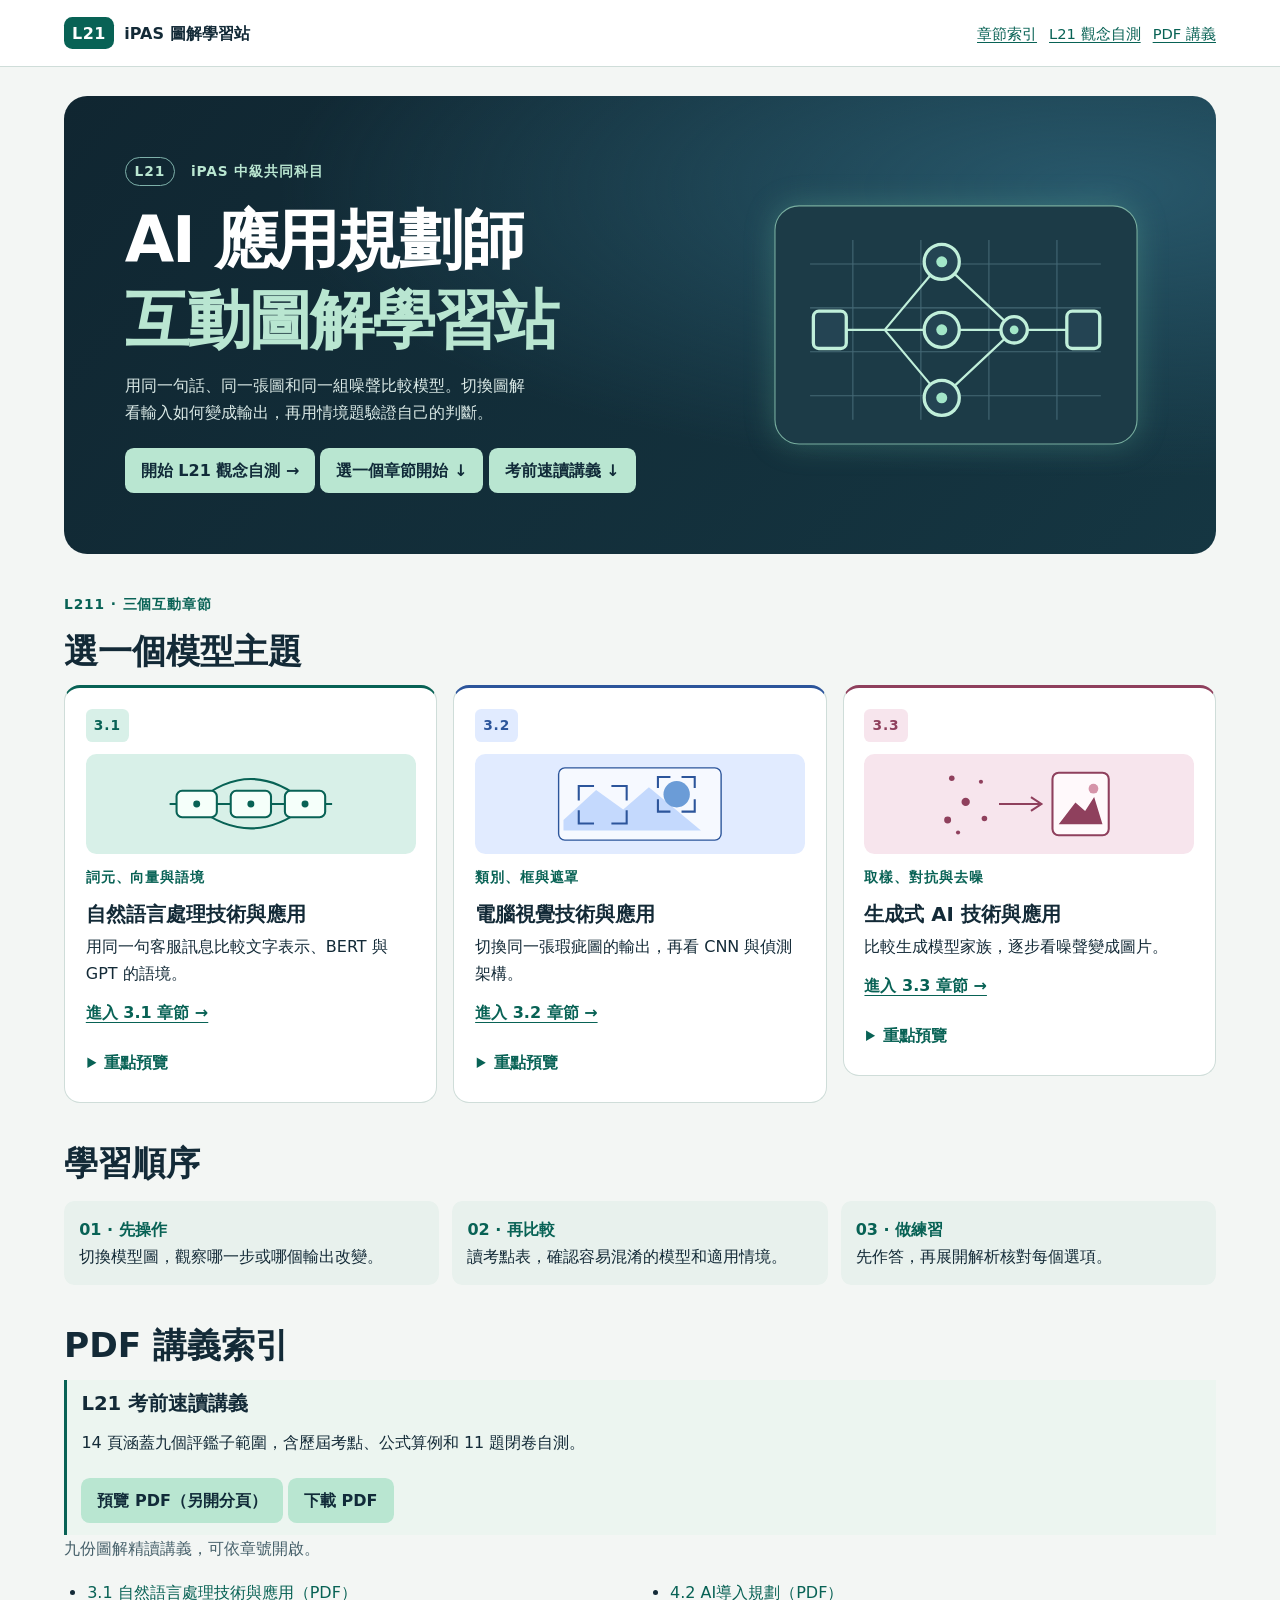
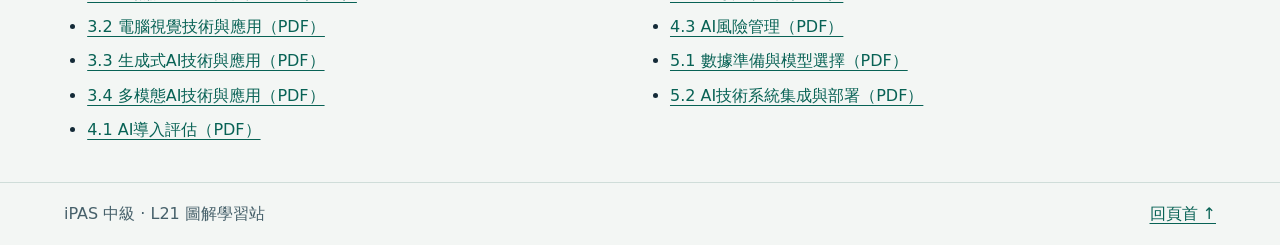
<file: index.html>
<!doctype html>
<html lang="zh-Hant-TW">
<head>
  <meta charset="utf-8">
  <meta name="viewport" content="width=device-width, initial-scale=1">
  <meta name="description" content="iPAS 中級 AI 應用規劃師 L21 互動模型圖、考點與章末練習。">
  <title>iPAS 中級 AI 應用規劃師圖解學習站</title>
  <link rel="stylesheet" href="./assets/css/site.css">
  <script defer src="./assets/js/site.js"></script>
</head>
<body>
  <a class="skip" href="#main">跳至主要內容</a>
  <header class="site-header">
    <div class="frame">
      <a class="brand" href="./index.html"><span class="brand-mark">L21</span> iPAS 圖解學習站</a>
      <nav class="top-nav" aria-label="網站導覽"><a href="#lessons">章節索引</a><a href="./mock-exam.html">L21 觀念自測</a><a href="#materials">PDF 講義</a></nav>
    </div>
  </header>
  <main id="main" class="frame" tabindex="-1">
    <section class="hero hero-grid" aria-labelledby="home-title">
      <div>
        <p class="eyebrow hero-kicker"><span>L21</span> iPAS 中級共同科目</p>
        <h1 id="home-title">AI 應用規劃師<br><span class="accent">互動圖解學習站</span></h1>
        <p>用同一句話、同一張圖和同一組噪聲比較模型。切換圖解看輸入如何變成輸出，再用情境題驗證自己的判斷。</p>
        <a class="button-link" href="./mock-exam.html">開始 L21 觀念自測 →</a>
        <a class="button-link" href="#lessons">選一個章節開始 ↓</a>
        <a class="button-link" href="#exam-review">考前速讀講義 ↓</a>
      </div>
      <svg class="hero-figure" viewBox="0 0 350 235" role="img" aria-label="由輸入經過模型節點傳到輸出，代表各章的共同閱讀方向。" xmlns="http://www.w3.org/2000/svg"><rect x="10" y="9" width="330" height="217" rx="22" fill="#1c3b47" stroke="#78ad9f"/>
  <path d="M42 62h265M42 102h265M42 142h265M42 182h265M81 40v164m62-164v164m62-164v164m62-164v164" fill="none" stroke="#446875" stroke-width="1"/>
  <path d="M67 122h43m0 0 52-62m-52 62 52 0m-52 0 52 62m0-124 66 62m-66 0h66m-66 62 66-62h49" fill="none" stroke="currentColor" stroke-width="2"/>
  <g fill="#244453" stroke="currentColor" stroke-width="3"><rect x="45" y="105" width="30" height="34" rx="5"/><circle cx="162" cy="60" r="16"/><circle cx="162" cy="122" r="16"/><circle cx="162" cy="184" r="16"/><circle cx="228" cy="122" r="12"/><rect x="276" y="105" width="30" height="34" rx="5"/></g>
  <g fill="#a2e6c8"><circle cx="162" cy="60" r="5"/><circle cx="162" cy="122" r="5"/><circle cx="162" cy="184" r="5"/><circle cx="228" cy="122" r="4"/></g></svg>
    </section>
    <section id="lessons" class="home-section">
      <p class="eyebrow">L211 · 三個互動章節</p>
      <h2>選一個模型主題</h2>
      <div class="home-chapters">
        <article class="lesson-card language">
          <span class="chapter-no">3.1</span>
          <svg class="chapter-art" viewBox="0 0 320 144" role="img" aria-label="三個詞元及其關聯" xmlns="http://www.w3.org/2000/svg"><g fill="none" stroke="currentColor" stroke-width="3"><path d="M43 72H277M82 69Q160 3 238 69M82 77Q160 137 238 77"/><rect x="53" y="53" width="58" height="38" rx="8" fill="#f5fffa"/><rect x="131" y="53" width="58" height="38" rx="8" fill="#f5fffa"/><rect x="209" y="53" width="58" height="38" rx="8" fill="#f5fffa"/></g><g fill="currentColor"><circle cx="82" cy="72" r="5"/><circle cx="160" cy="72" r="5"/><circle cx="238" cy="72" r="5"/></g></svg>
          <div><p class="eyebrow">詞元、向量與語境</p><h3>自然語言處理技術與應用</h3><p>用同一句客服訊息比較文字表示、BERT 與 GPT 的語境。</p></div>
          <a class="card-link" href="./lessons/3-1-nlp.html">進入 3.1 章節 →</a>
          <details class="preview" data-preview><summary>重點預覽</summary>
            <ul class="preview-panel">
              <li>三組模型圖包含斷詞與詞袋、可見語境及檢索問答。</li>
              <li>透過檢索與答案驗證，分清證據來自哪裡。</li>
            </ul>
          </details>
        </article>
        <article class="lesson-card vision">
          <span class="chapter-no">3.2</span>
          <svg class="chapter-art" viewBox="0 0 320 144" role="img" aria-label="同一畫面中的兩個偵測框" xmlns="http://www.w3.org/2000/svg"><rect x="43" y="20" width="234" height="104" rx="9" fill="#f6f9ff" stroke="currentColor" stroke-width="2"/><path d="M50 95L97 52l39 28 37-32 75 62H50Z" fill="#c4d9fd"/><circle cx="213" cy="58" r="19" fill="#6b9cd7"/><g fill="none" stroke="currentColor" stroke-width="3"><path d="M72 67V46h22m25 0h22v21m0 14v19h-22m-25 0H72V81M186 49V33h18m16 0h19v16m0 16v18h-19m-16 0h-18V65"/></g></svg>
          <div><p class="eyebrow">類別、框與遮罩</p><h3>電腦視覺技術與應用</h3><p>切換同一張瑕疵圖的輸出，再看 CNN 與偵測架構。</p></div>
          <a class="card-link" href="./lessons/3-2-computer-vision.html">進入 3.2 章節 →</a>
          <details class="preview" data-preview><summary>重點預覽</summary>
            <ul class="preview-panel">
              <li>四組模型圖包含影像任務、卷積與池化、偵測路線及 IoU。</li>
              <li>比較單階段與兩階段偵測，練習計算 IoU。</li>
            </ul>
          </details>
        </article>
        <article class="lesson-card generative">
          <span class="chapter-no">3.3</span>
          <svg class="chapter-art" viewBox="0 0 320 144" role="img" aria-label="由雜訊逐步生成影像" xmlns="http://www.w3.org/2000/svg"><g fill="currentColor"><circle cx="49" cy="35" r="4"/><circle cx="69" cy="69" r="6"/><circle cx="43" cy="95" r="5"/><circle cx="91" cy="40" r="3"/><circle cx="96" cy="93" r="4"/><circle cx="58" cy="113" r="3"/></g><path d="M117 72h61m-15-10 15 10-15 10" fill="none" stroke="currentColor" stroke-width="3"/><rect x="194" y="27" width="81" height="90" rx="9" fill="#fff9fb" stroke="currentColor" stroke-width="3"/><path d="M203 101l24-31 14 12 13-20 12 39z" fill="currentColor"/><circle cx="253" cy="50" r="7" fill="#d594a9"/></svg>
          <div><p class="eyebrow">取樣、對抗與去噪</p><h3>生成式 AI 技術與應用</h3><p>比較生成模型家族，逐步看噪聲變成圖片。</p></div>
          <a class="card-link" href="./lessons/3-3-generative-ai.html">進入 3.3 章節 →</a>
          <details class="preview" data-preview><summary>重點預覽</summary>
            <ul class="preview-panel">
              <li>四組模型圖包含模型家族、去噪、代理查證與語音輸出。</li>
              <li>用代理查詢案例練習核對工具結果。</li>
            </ul>
          </details>
        </article>
      </div>
    </section>
    <section class="home-section" aria-labelledby="method-title">
      <h2 id="method-title">學習順序</h2>
      <ol class="reading-steps">
        <li><strong>01 · 先操作</strong>切換模型圖，觀察哪一步或哪個輸出改變。</li>
        <li><strong>02 · 再比較</strong>讀考點表，確認容易混淆的模型和適用情境。</li>
        <li><strong>03 · 做練習</strong>先作答，再展開解析核對每個選項。</li>
      </ol>
    </section>
    <section id="materials" class="home-section">
      <h2>PDF 講義索引</h2>
      <div id="exam-review" class="note" aria-labelledby="exam-review-title">
        <h3 id="exam-review-title">L21 考前速讀講義</h3>
        <p>14 頁涵蓋九個評鑑子範圍，含歷屆考點、公式算例和 11 題閉卷自測。</p>
        <a class="button-link" href="./material/l21-exam-review.pdf" type="application/pdf" target="_blank" rel="noopener">預覽 PDF（另開分頁）</a>
        <a class="button-link" href="./material/l21-exam-review.pdf" download="iPAS中級_L21_考前速讀講義.pdf">下載 PDF</a>
      </div>
      <p class="section-note">九份圖解精讀講義，可依章號開啟。</p>
      <ul class="materials">
        <li><a href="./material/iPAS%E4%B8%AD%E7%B4%9A_L21_3.1_%E8%87%AA%E7%84%B6%E8%AA%9E%E8%A8%80%E8%99%95%E7%90%86%E6%8A%80%E8%A1%93%E8%88%87%E6%87%89%E7%94%A8_%E5%9C%96%E8%A7%A3%E7%B2%BE%E8%AE%80.pdf">3.1 自然語言處理技術與應用（PDF）</a></li>
        <li><a href="./material/iPAS%E4%B8%AD%E7%B4%9A_L21_3.2_%E9%9B%BB%E8%85%A6%E8%A6%96%E8%A6%BA%E6%8A%80%E8%A1%93%E8%88%87%E6%87%89%E7%94%A8_%E5%9C%96%E8%A7%A3%E7%B2%BE%E8%AE%80.pdf">3.2 電腦視覺技術與應用（PDF）</a></li>
        <li><a href="./material/iPAS%E4%B8%AD%E7%B4%9A_L21_3.3_%E7%94%9F%E6%88%90%E5%BC%8FAI%E6%8A%80%E8%A1%93%E8%88%87%E6%87%89%E7%94%A8_%E5%9C%96%E8%A7%A3%E7%B2%BE%E8%AE%80.pdf">3.3 生成式AI技術與應用（PDF）</a></li>
        <li><a href="./material/iPAS%E4%B8%AD%E7%B4%9A_L21_3.4_%E5%A4%9A%E6%A8%A1%E6%85%8BAI%E6%8A%80%E8%A1%93%E8%88%87%E6%87%89%E7%94%A8_%E5%9C%96%E8%A7%A3%E7%B2%BE%E8%AE%80.pdf">3.4 多模態AI技術與應用（PDF）</a></li>
        <li><a href="./material/iPAS%E4%B8%AD%E7%B4%9A_L21_4.1_AI%E5%B0%8E%E5%85%A5%E8%A9%95%E4%BC%B0_%E5%9C%96%E8%A7%A3%E7%B2%BE%E8%AE%80.pdf">4.1 AI導入評估（PDF）</a></li>
        <li><a href="./material/iPAS%E4%B8%AD%E7%B4%9A_L21_4.2_AI%E5%B0%8E%E5%85%A5%E8%A6%8F%E5%8A%83_%E5%9C%96%E8%A7%A3%E7%B2%BE%E8%AE%80.pdf">4.2 AI導入規劃（PDF）</a></li>
        <li><a href="./material/iPAS%E4%B8%AD%E7%B4%9A_L21_4.3_AI%E9%A2%A8%E9%9A%AA%E7%AE%A1%E7%90%86_%E5%9C%96%E8%A7%A3%E7%B2%BE%E8%AE%80.pdf">4.3 AI風險管理（PDF）</a></li>
        <li><a href="./material/iPAS%E4%B8%AD%E7%B4%9A_L21_5.1_%E6%95%B8%E6%93%9A%E6%BA%96%E5%82%99%E8%88%87%E6%A8%A1%E5%9E%8B%E9%81%B8%E6%93%87_%E5%9C%96%E8%A7%A3%E7%B2%BE%E8%AE%80.pdf">5.1 數據準備與模型選擇（PDF）</a></li>
        <li><a href="./material/iPAS%E4%B8%AD%E7%B4%9A_L21_5.2_AI%E6%8A%80%E8%A1%93%E7%B3%BB%E7%B5%B1%E9%9B%86%E6%88%90%E8%88%87%E9%83%A8%E7%BD%B2_%E5%9C%96%E8%A7%A3%E7%B2%BE%E8%AE%80.pdf">5.2 AI技術系統集成與部署（PDF）</a></li>
      </ul>
    </section>
  </main>
  <footer class="site-footer"><div class="frame"><p>iPAS 中級 · L21 圖解學習站</p><a href="#main">回頁首 ↑</a></div></footer>
</body>
</html>
</file>
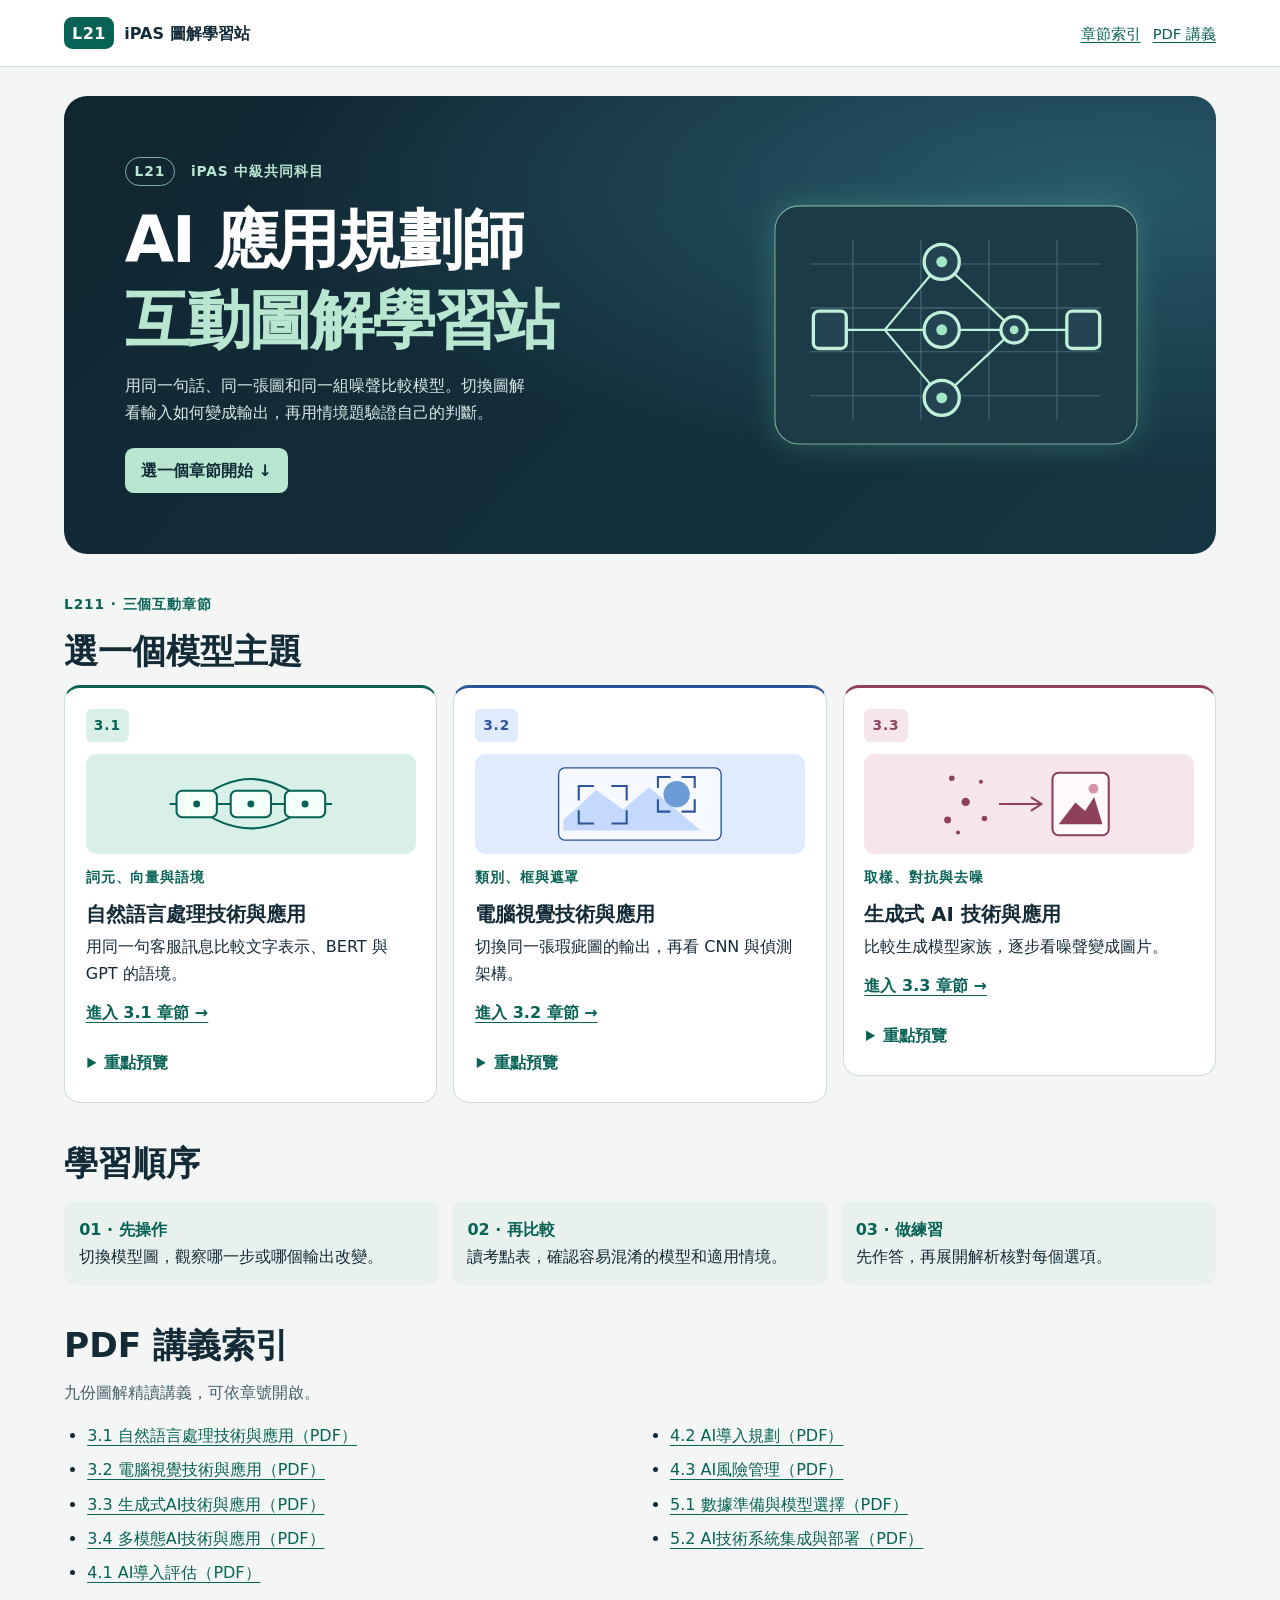
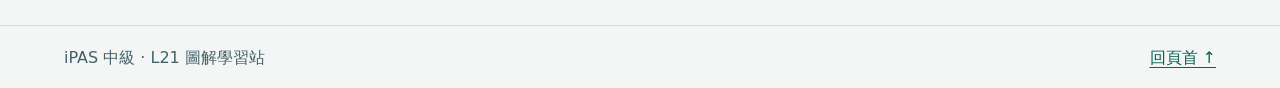
<file: work/GitHub-Upload/index.html>
<!doctype html>
<html lang="zh-Hant-TW">
<head>
  <meta charset="utf-8">
  <meta name="viewport" content="width=device-width, initial-scale=1">
  <meta name="description" content="iPAS 中級 AI 應用規劃師 L21 互動模型圖、考點與章末練習。">
  <title>iPAS 中級 AI 應用規劃師圖解學習站</title>
  <link rel="stylesheet" href="./assets/css/site.css">
  <script defer src="./assets/js/site.js"></script>
</head>
<body>
  <a class="skip" href="#main">跳至主要內容</a>
  <header class="site-header">
    <div class="frame">
      <a class="brand" href="./index.html"><span class="brand-mark">L21</span> iPAS 圖解學習站</a>
      <nav class="top-nav" aria-label="網站導覽"><a href="#lessons">章節索引</a><a href="#materials">PDF 講義</a></nav>
    </div>
  </header>
  <main id="main" class="frame" tabindex="-1">
    <section class="hero hero-grid" aria-labelledby="home-title">
      <div>
        <p class="eyebrow hero-kicker"><span>L21</span> iPAS 中級共同科目</p>
        <h1 id="home-title">AI 應用規劃師<br><span class="accent">互動圖解學習站</span></h1>
        <p>用同一句話、同一張圖和同一組噪聲比較模型。切換圖解看輸入如何變成輸出，再用情境題驗證自己的判斷。</p>
        <a class="button-link" href="#lessons">選一個章節開始 ↓</a>
      </div>
      <svg class="hero-figure" viewBox="0 0 350 235" role="img" aria-label="由輸入經過模型節點傳到輸出，代表各章的共同閱讀方向。" xmlns="http://www.w3.org/2000/svg"><rect x="10" y="9" width="330" height="217" rx="22" fill="#1c3b47" stroke="#78ad9f"/>
  <path d="M42 62h265M42 102h265M42 142h265M42 182h265M81 40v164m62-164v164m62-164v164m62-164v164" fill="none" stroke="#446875" stroke-width="1"/>
  <path d="M67 122h43m0 0 52-62m-52 62 52 0m-52 0 52 62m0-124 66 62m-66 0h66m-66 62 66-62h49" fill="none" stroke="currentColor" stroke-width="2"/>
  <g fill="#244453" stroke="currentColor" stroke-width="3"><rect x="45" y="105" width="30" height="34" rx="5"/><circle cx="162" cy="60" r="16"/><circle cx="162" cy="122" r="16"/><circle cx="162" cy="184" r="16"/><circle cx="228" cy="122" r="12"/><rect x="276" y="105" width="30" height="34" rx="5"/></g>
  <g fill="#a2e6c8"><circle cx="162" cy="60" r="5"/><circle cx="162" cy="122" r="5"/><circle cx="162" cy="184" r="5"/><circle cx="228" cy="122" r="4"/></g></svg>
    </section>
    <section id="lessons" class="home-section">
      <p class="eyebrow">L211 · 三個互動章節</p>
      <h2>選一個模型主題</h2>
      <div class="home-chapters">
        <article class="lesson-card language">
          <span class="chapter-no">3.1</span>
          <svg class="chapter-art" viewBox="0 0 320 144" role="img" aria-label="三個詞元及其關聯" xmlns="http://www.w3.org/2000/svg"><g fill="none" stroke="currentColor" stroke-width="3"><path d="M43 72H277M82 69Q160 3 238 69M82 77Q160 137 238 77"/><rect x="53" y="53" width="58" height="38" rx="8" fill="#f5fffa"/><rect x="131" y="53" width="58" height="38" rx="8" fill="#f5fffa"/><rect x="209" y="53" width="58" height="38" rx="8" fill="#f5fffa"/></g><g fill="currentColor"><circle cx="82" cy="72" r="5"/><circle cx="160" cy="72" r="5"/><circle cx="238" cy="72" r="5"/></g></svg>
          <div><p class="eyebrow">詞元、向量與語境</p><h3>自然語言處理技術與應用</h3><p>用同一句客服訊息比較文字表示、BERT 與 GPT 的語境。</p></div>
          <a class="card-link" href="./lessons/3-1-nlp.html">進入 3.1 章節 →</a>
          <details class="preview" data-preview><summary>重點預覽</summary>
            <ul class="preview-panel">
              <li>三組模型圖包含斷詞與詞袋、可見語境及檢索問答。</li>
              <li>透過檢索與答案驗證，分清證據來自哪裡。</li>
            </ul>
          </details>
        </article>
        <article class="lesson-card vision">
          <span class="chapter-no">3.2</span>
          <svg class="chapter-art" viewBox="0 0 320 144" role="img" aria-label="同一畫面中的兩個偵測框" xmlns="http://www.w3.org/2000/svg"><rect x="43" y="20" width="234" height="104" rx="9" fill="#f6f9ff" stroke="currentColor" stroke-width="2"/><path d="M50 95L97 52l39 28 37-32 75 62H50Z" fill="#c4d9fd"/><circle cx="213" cy="58" r="19" fill="#6b9cd7"/><g fill="none" stroke="currentColor" stroke-width="3"><path d="M72 67V46h22m25 0h22v21m0 14v19h-22m-25 0H72V81M186 49V33h18m16 0h19v16m0 16v18h-19m-16 0h-18V65"/></g></svg>
          <div><p class="eyebrow">類別、框與遮罩</p><h3>電腦視覺技術與應用</h3><p>切換同一張瑕疵圖的輸出，再看 CNN 與偵測架構。</p></div>
          <a class="card-link" href="./lessons/3-2-computer-vision.html">進入 3.2 章節 →</a>
          <details class="preview" data-preview><summary>重點預覽</summary>
            <ul class="preview-panel">
              <li>四組模型圖包含影像任務、卷積與池化、偵測路線及 IoU。</li>
              <li>比較單階段與兩階段偵測，練習計算 IoU。</li>
            </ul>
          </details>
        </article>
        <article class="lesson-card generative">
          <span class="chapter-no">3.3</span>
          <svg class="chapter-art" viewBox="0 0 320 144" role="img" aria-label="由雜訊逐步生成影像" xmlns="http://www.w3.org/2000/svg"><g fill="currentColor"><circle cx="49" cy="35" r="4"/><circle cx="69" cy="69" r="6"/><circle cx="43" cy="95" r="5"/><circle cx="91" cy="40" r="3"/><circle cx="96" cy="93" r="4"/><circle cx="58" cy="113" r="3"/></g><path d="M117 72h61m-15-10 15 10-15 10" fill="none" stroke="currentColor" stroke-width="3"/><rect x="194" y="27" width="81" height="90" rx="9" fill="#fff9fb" stroke="currentColor" stroke-width="3"/><path d="M203 101l24-31 14 12 13-20 12 39z" fill="currentColor"/><circle cx="253" cy="50" r="7" fill="#d594a9"/></svg>
          <div><p class="eyebrow">取樣、對抗與去噪</p><h3>生成式 AI 技術與應用</h3><p>比較生成模型家族，逐步看噪聲變成圖片。</p></div>
          <a class="card-link" href="./lessons/3-3-generative-ai.html">進入 3.3 章節 →</a>
          <details class="preview" data-preview><summary>重點預覽</summary>
            <ul class="preview-panel">
              <li>四組模型圖包含模型家族、去噪、代理查證與語音輸出。</li>
              <li>用代理查詢案例練習核對工具結果。</li>
            </ul>
          </details>
        </article>
      </div>
    </section>
    <section class="home-section" aria-labelledby="method-title">
      <h2 id="method-title">學習順序</h2>
      <ol class="reading-steps">
        <li><strong>01 · 先操作</strong>切換模型圖，觀察哪一步或哪個輸出改變。</li>
        <li><strong>02 · 再比較</strong>讀考點表，確認容易混淆的模型和適用情境。</li>
        <li><strong>03 · 做練習</strong>先作答，再展開解析核對每個選項。</li>
      </ol>
    </section>
    <section id="materials" class="home-section">
      <h2>PDF 講義索引</h2>
      <p class="section-note">九份圖解精讀講義，可依章號開啟。</p>
      <ul class="materials">
        <li><a href="./material/iPAS%E4%B8%AD%E7%B4%9A_L21_3.1_%E8%87%AA%E7%84%B6%E8%AA%9E%E8%A8%80%E8%99%95%E7%90%86%E6%8A%80%E8%A1%93%E8%88%87%E6%87%89%E7%94%A8_%E5%9C%96%E8%A7%A3%E7%B2%BE%E8%AE%80.pdf">3.1 自然語言處理技術與應用（PDF）</a></li>
        <li><a href="./material/iPAS%E4%B8%AD%E7%B4%9A_L21_3.2_%E9%9B%BB%E8%85%A6%E8%A6%96%E8%A6%BA%E6%8A%80%E8%A1%93%E8%88%87%E6%87%89%E7%94%A8_%E5%9C%96%E8%A7%A3%E7%B2%BE%E8%AE%80.pdf">3.2 電腦視覺技術與應用（PDF）</a></li>
        <li><a href="./material/iPAS%E4%B8%AD%E7%B4%9A_L21_3.3_%E7%94%9F%E6%88%90%E5%BC%8FAI%E6%8A%80%E8%A1%93%E8%88%87%E6%87%89%E7%94%A8_%E5%9C%96%E8%A7%A3%E7%B2%BE%E8%AE%80.pdf">3.3 生成式AI技術與應用（PDF）</a></li>
        <li><a href="./material/iPAS%E4%B8%AD%E7%B4%9A_L21_3.4_%E5%A4%9A%E6%A8%A1%E6%85%8BAI%E6%8A%80%E8%A1%93%E8%88%87%E6%87%89%E7%94%A8_%E5%9C%96%E8%A7%A3%E7%B2%BE%E8%AE%80.pdf">3.4 多模態AI技術與應用（PDF）</a></li>
        <li><a href="./material/iPAS%E4%B8%AD%E7%B4%9A_L21_4.1_AI%E5%B0%8E%E5%85%A5%E8%A9%95%E4%BC%B0_%E5%9C%96%E8%A7%A3%E7%B2%BE%E8%AE%80.pdf">4.1 AI導入評估（PDF）</a></li>
        <li><a href="./material/iPAS%E4%B8%AD%E7%B4%9A_L21_4.2_AI%E5%B0%8E%E5%85%A5%E8%A6%8F%E5%8A%83_%E5%9C%96%E8%A7%A3%E7%B2%BE%E8%AE%80.pdf">4.2 AI導入規劃（PDF）</a></li>
        <li><a href="./material/iPAS%E4%B8%AD%E7%B4%9A_L21_4.3_AI%E9%A2%A8%E9%9A%AA%E7%AE%A1%E7%90%86_%E5%9C%96%E8%A7%A3%E7%B2%BE%E8%AE%80.pdf">4.3 AI風險管理（PDF）</a></li>
        <li><a href="./material/iPAS%E4%B8%AD%E7%B4%9A_L21_5.1_%E6%95%B8%E6%93%9A%E6%BA%96%E5%82%99%E8%88%87%E6%A8%A1%E5%9E%8B%E9%81%B8%E6%93%87_%E5%9C%96%E8%A7%A3%E7%B2%BE%E8%AE%80.pdf">5.1 數據準備與模型選擇（PDF）</a></li>
        <li><a href="./material/iPAS%E4%B8%AD%E7%B4%9A_L21_5.2_AI%E6%8A%80%E8%A1%93%E7%B3%BB%E7%B5%B1%E9%9B%86%E6%88%90%E8%88%87%E9%83%A8%E7%BD%B2_%E5%9C%96%E8%A7%A3%E7%B2%BE%E8%AE%80.pdf">5.2 AI技術系統集成與部署（PDF）</a></li>
      </ul>
    </section>
  </main>
  <footer class="site-footer"><div class="frame"><p>iPAS 中級 · L21 圖解學習站</p><a href="#main">回頁首 ↑</a></div></footer>
</body>
</html>
</file>
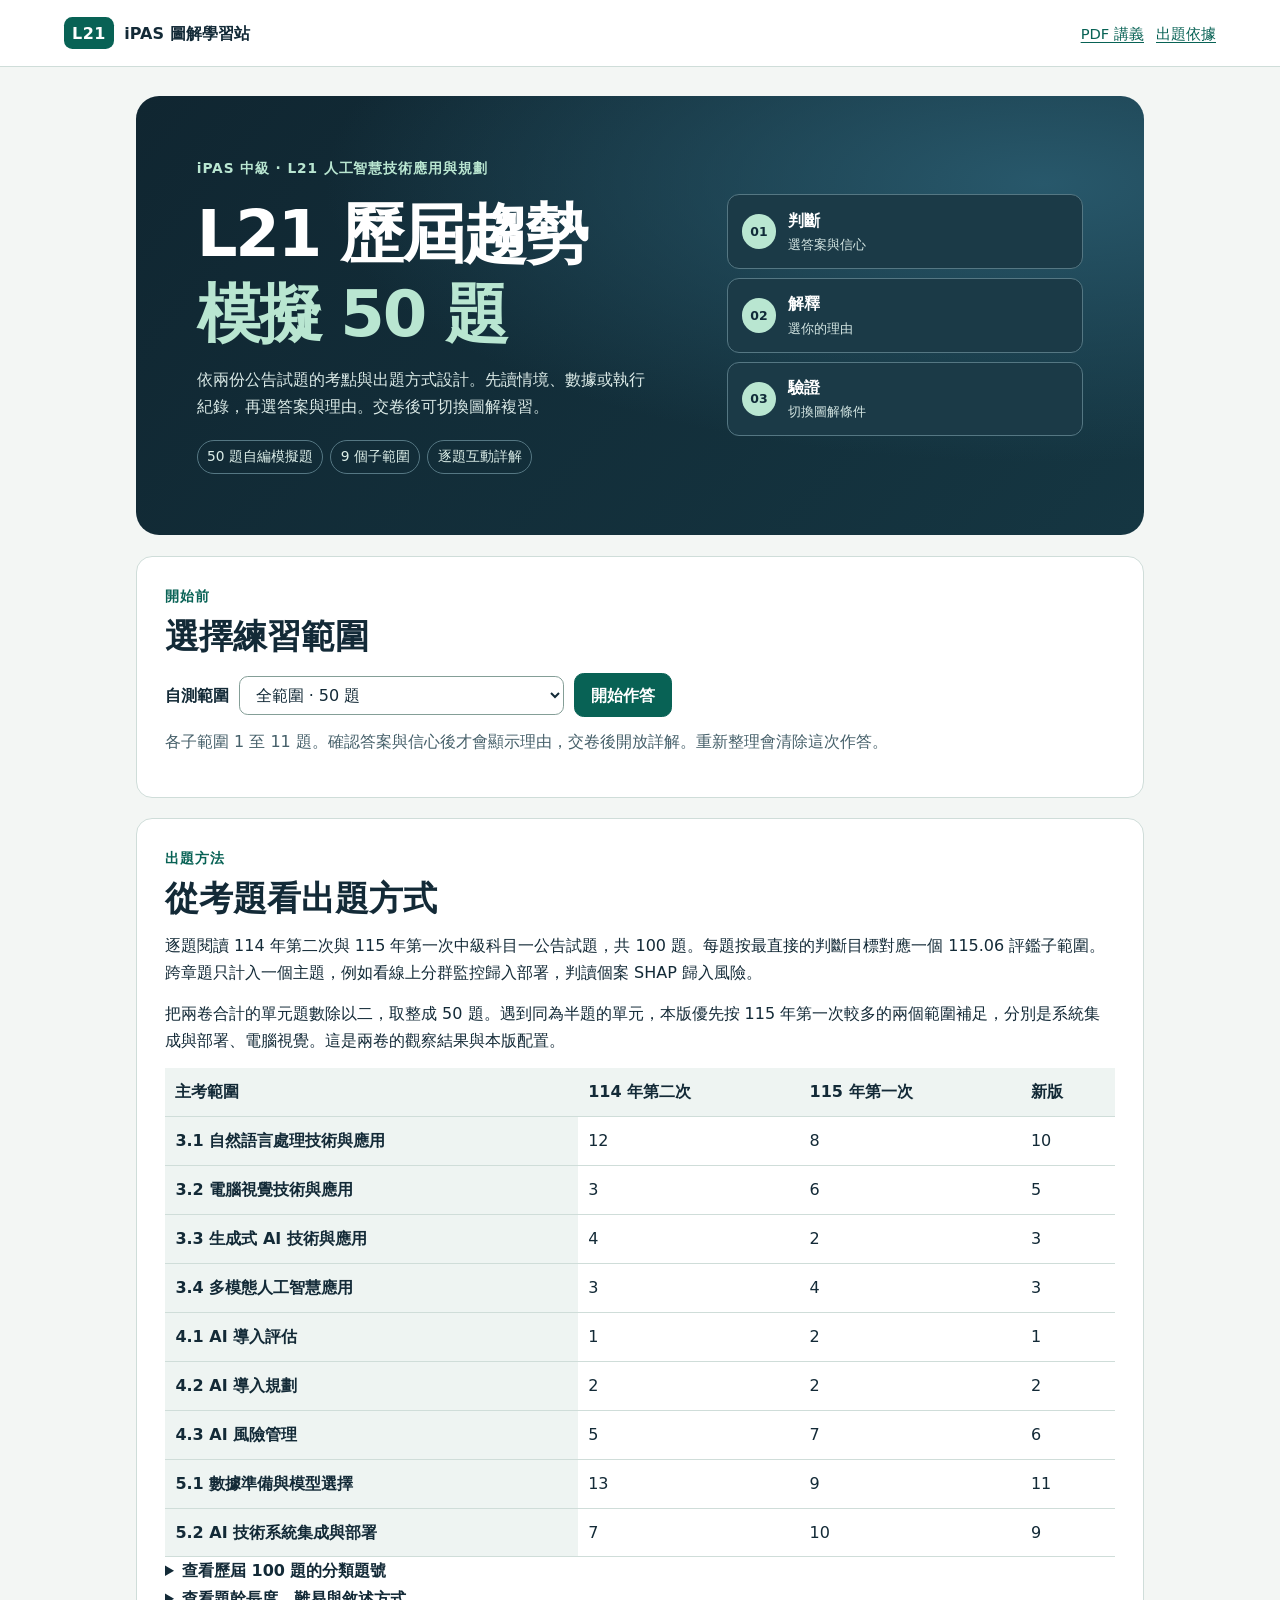
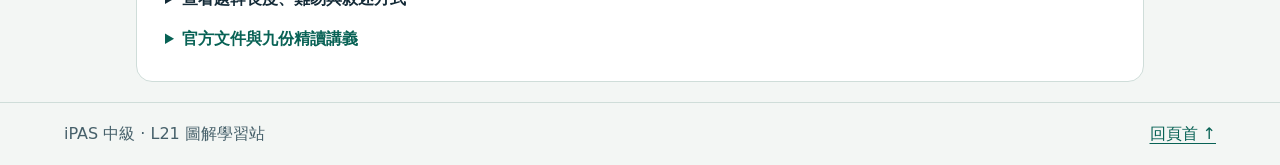
<file: mock-exam.html>
<!doctype html>
<html lang="zh-Hant-TW">
<head>
  <meta charset="utf-8">
  <meta name="viewport" content="width=device-width, initial-scale=1">
  <meta name="description" content="iPAS 中級 L21 的 50 道自編情境題，搭配信心、理由判斷和可切換圖解詳解。">
  <title>L21 歷屆校準模擬 50 題｜iPAS 圖解學習站</title>
  <style>
:root {
  color-scheme: light;
  --bg: #f3f6f4;
  --paper: #fff;
  --ink: #132a37;
  --muted: #46606a;
  --navy: #112b39;
  --teal: #086255;
  --mint: #b9e6d1;
  --line: #cfddd9;
  --focus: #ae5500;
  --radius: 1rem;
  --max: 72rem;
  font-family: system-ui, "PingFang TC", "Microsoft JhengHei", sans-serif;
  line-height: 1.7;
}
*, *::before, *::after { box-sizing: border-box; }
[hidden] { display: none !important; }
body { margin: 0; background: var(--bg); color: var(--ink); }
a { color: var(--teal); text-underline-offset: .22em; }
a:hover { text-decoration-thickness: .15em; }
a:focus-visible, summary:focus-visible, button:focus-visible, [tabindex]:focus-visible {
  outline: .16rem solid var(--focus);
  outline-offset: .18rem;
}
button, summary { cursor: pointer; font: inherit; }
button { border: 1px solid var(--line); border-radius: .6rem; background: var(--paper); color: var(--teal); padding: .38rem .85rem; font-weight: 700; }
img, svg { max-width: 100%; }
p { margin: 0 0 .85rem; }
h1, h2, h3 { line-height: 1.25; margin: 0 0 .75rem; }
h1 { font-size: clamp(2.05rem, 6vw, 4rem); letter-spacing: -.035em; }
h2 { font-size: clamp(1.55rem, 4vw, 2.15rem); }
h3 { font-size: 1.23rem; }
code { background: #e9f0ed; border-radius: .25rem; padding: .12em .33em; color: var(--navy); }
ol, ul { padding-inline-start: 1.45rem; }
li + li { margin-top: .32rem; }
.frame { width: min(var(--max), calc(100% - 2.5rem)); margin-inline: auto; }
.skip { position: absolute; inset: .5rem auto auto 1rem; transform: translateY(-200%); z-index: 2; padding: .5rem 1rem; background: var(--paper); }
.skip:focus { transform: translateY(0); }
.site-header { background: var(--paper); border-bottom: 1px solid var(--line); }
.site-header .frame, .site-footer .frame { display: flex; align-items: center; justify-content: space-between; gap: .6rem 1.25rem; flex-wrap: wrap; }
.site-header .frame { min-height: 4.15rem; padding-block: .6rem; }
.site-footer { border-top: 1px solid var(--line); padding-block: 1.1rem; color: var(--muted); }
.site-footer p { margin: 0; }
.brand { display: inline-flex; align-items: center; gap: .65rem; color: var(--ink); font-weight: 800; text-decoration: none; }
.brand-mark { color: #fff; background: var(--teal); border-radius: .52rem; padding: .15rem .5rem; letter-spacing: .03em; }
.top-nav { display: flex; flex-wrap: wrap; gap: .75rem; font-size: .92rem; }
.eyebrow, .chapter-no { font-size: .86rem; color: var(--teal); font-weight: 800; letter-spacing: .065em; }
.hero { padding: clamp(1.65rem, 5vw, 3.8rem); background: var(--navy); color: #fff; border-radius: 1.45rem; margin-block: 1.8rem 2.45rem; }
.hero p { max-width: 40ch; color: #dbeae7; }
.hero .eyebrow { color: var(--mint); }
.hero .accent { color: var(--mint); }
.hero-grid { display: grid; grid-template-columns: minmax(0, 1.5fr) minmax(0, 1fr); align-items: center; gap: 2rem; }
.hero-figure { display: block; width: min(100%, 24rem); margin: auto; }
.button-link { display: inline-block; margin-top: .5rem; padding: .58rem 1rem; background: var(--mint); border-radius: .55rem; color: var(--navy); font-weight: 800; text-decoration: none; }
.button-link:hover { background: #d2f4e5; }
.hero .button-link:focus-visible { outline-color: #ffd48a; }
.home-section { margin-block: 2.4rem; }
.section-note, .meta { color: var(--muted); }
.lesson-card { display: grid; align-items: start; grid-template-columns: 4.4rem minmax(0, 1fr); gap: .65rem 1rem; background: var(--paper); border: 1px solid var(--line); border-radius: var(--radius); padding: 1.3rem; }
.lesson-card p:last-child, details p:last-child { margin-bottom: 0; }
.lesson-card .chapter-no { justify-self: start; padding: .3rem .5rem; background: #e8f4ee; border-radius: .4rem; }
.card-link { display: inline-block; margin-bottom: .4rem; font-weight: 750; }
.preview { color: var(--muted); }
.preview > summary { width: fit-content; max-width: 100%; padding: .3rem .1rem; color: var(--teal); font-weight: 730; }
.preview[open] > summary { margin-bottom: .18rem; }
.preview-panel { border-inline-start: .18rem solid #77ab9b; padding: .35rem .7rem; margin: 0; color: var(--ink); }
.preview-panel ul { margin: 0; }
.reading-steps { display: grid; grid-template-columns: repeat(3, minmax(0, 1fr)); gap: .8rem; list-style: none; padding: 0; }
.reading-steps li { margin: 0; padding: .95rem; background: #e8f1ed; border-radius: .65rem; }
.reading-steps strong { color: var(--teal); display: block; }
.materials { columns: 2; column-gap: 2.3rem; }
.materials li { break-inside: avoid; margin: 0 0 .45rem; }
.lesson-grid { display: grid; grid-template-columns: 11rem minmax(0, 1fr); align-items: start; gap: 1.6rem; margin-bottom: 2.4rem; }
.toc { position: sticky; top: 1rem; padding: 1rem; background: var(--paper); border: 1px solid var(--line); border-radius: .8rem; }
.toc strong { display: block; margin-bottom: .35rem; }
.toc ul { margin: 0; }
.toc a { display: inline-block; padding-block: .15rem; }
.lesson-content > section { padding: clamp(1rem, 3vw, 1.65rem); margin-bottom: 1.05rem; background: var(--paper); border: 1px solid var(--line); border-radius: var(--radius); scroll-margin-top: 1rem; }
#concepts nav { margin-bottom: 1rem; }
.topic { margin-top: 1.4rem; padding-top: 1.2rem; border-top: 1px solid var(--line); }
figcaption { margin-top: .6rem; color: var(--muted); font-size: .92rem; }
.note { padding: .75rem .9rem; border-inline-start: .24rem solid var(--teal); background: #ecf5f0; }
.table-wrap { overflow-x: auto; }
table { width: 100%; min-width: 31rem; border-collapse: collapse; text-align: start; }
th, td { border-bottom: 1px solid var(--line); text-align: start; vertical-align: top; padding: .65rem; }
th { background: #eef4f2; }
.badge { display: inline-block; border-radius: .35rem; background: #f8e7c9; color: #603500; padding: .04rem .38rem; font-size: .83rem; font-weight: 750; }
.question, .answer { border: 1px solid var(--line); border-radius: .7rem; margin-top: .8rem; padding: .8rem; }
.question ol, .answer ol { margin-block: .4rem 0; }
.answer > summary { color: var(--teal); font-weight: 750; }
.answer[open] > summary { margin-bottom: .65rem; }
.answer-controls { display: flex; flex-wrap: wrap; gap: .55rem; }
.source-list { overflow-wrap: anywhere; }
@media (max-width: 47rem) {
  .hero-grid, .lesson-grid { grid-template-columns: minmax(0, 1fr); }
  .hero-figure { max-width: 16rem; }
  .hero-grid { gap: .8rem; }
  .toc { position: static; }
  .toc ul { display: grid; grid-template-columns: repeat(2, minmax(0, 1fr)); }
}
@media (max-width: 34rem) {
  .frame { width: calc(100% - 1.45rem); }
  .hero { margin-top: 1rem; }
  .reading-steps, .lesson-card { grid-template-columns: minmax(0, 1fr); }
  .materials { columns: 1; }
  .preview > summary { padding-block: .5rem; }
}

/* Chapter accents and the shared visual model components. */
body { --model: #086255; --model-soft: #d8f0e8; }
.vision { --model: #2c559b; --model-soft: #e1ebff; }
.generative { --model: #8f405d; --model-soft: #f7e5ed; }
.hero {
  position: relative;
  isolation: isolate;
  background:
    radial-gradient(ellipse at 90% 20%, #28586b 0%, transparent 56%),
    linear-gradient(132deg, #102631, #153642);
}
.hero-kicker { display: flex; gap: .6rem 1rem; flex-wrap: wrap; align-items: center; }
.hero-kicker span { padding: .12rem .55rem; border: 1px solid #7eb1aa; border-radius: 4rem; }
.hero-figure { color: #c0efda; filter: drop-shadow(0 0 .9rem #77d8ae40); }
.home-chapters { display: grid; grid-template-columns: repeat(3, minmax(0, 1fr)); gap: 1rem; align-items: start; }
.home-chapters .lesson-card {
  display: flex;
  flex-direction: column;
  gap: .75rem;
  border-top: .22rem solid var(--model);
  min-width: 0;
}
.home-chapters .lesson-card h3 { margin-bottom: .3rem; }
.home-chapters .lesson-card .chapter-no { align-self: flex-start; color: var(--model); background: var(--model-soft); }
.home-chapters ul.preview-panel { padding-inline-start: 1.45rem; }
.chapter-art {
  width: 100%;
  height: 6.25rem;
  color: var(--model);
  background: var(--model-soft);
  border-radius: .65rem;
  display: block;
}
.model-demo {
  margin: 1rem 0;
  padding: clamp(.75rem, 2.4vw, 1.15rem);
  border: 1px solid var(--line);
  border-radius: .8rem;
  background: #f4f8f7;
}
.model-demo h3 { margin-bottom: .75rem; }
.model-controls { display: flex; gap: .4rem; flex-wrap: wrap; margin-bottom: .65rem; }
.model-controls button { color: var(--model); min-height: 2.6rem; }
.model-controls button[aria-pressed="true"] {
  background: var(--model);
  color: #fff;
  border-color: var(--model);
}
.model-state {
  display: grid;
  gap: .6rem;
  margin: 0;
  padding: .85rem;
  border: 1px solid var(--line);
  border-radius: .65rem;
  background: var(--paper);
  overflow-wrap: anywhere;
}
.model-state + .model-state { margin-top: .65rem; }
.model-demo[data-model-ready] .model-state { margin-top: 0; }
.model-demo[data-model-ready] .model-state:not([hidden]) { animation: reveal-model .22s ease-out; }
@keyframes reveal-model { from { opacity: .65; } to { opacity: 1; } }
.model-state strong:first-child { color: var(--model); }
.model-state p { margin: 0; }
.model-demo figcaption { margin-top: .75rem; }
.model-flow { list-style: none; display: grid; grid-template-columns: repeat(auto-fit, minmax(min(100%, 8rem), 1fr)); padding: 0; gap: .8rem; margin: 0; }
.model-flow li {
  position: relative;
  display: grid;
  align-content: start;
  gap: .28rem;
  margin: 0;
  border-radius: .55rem;
  background: var(--model-soft);
  color: var(--ink);
  padding: .6rem;
  min-width: 0;
}
.model-flow .step-index { color: var(--model); font-size: .75rem; font-weight: 800; }
.model-flow li > strong { color: var(--model); }
.model-flow li > span:last-child { font-size: .88rem; }
.model-scene { display: block; width: min(100%, 24rem); height: auto; margin-inline: auto; color: var(--model); }
.model-state .tokens { display: flex; align-items: center; flex-wrap: wrap; gap: .36rem; }
.tokens span {
  display: inline-block;
  padding: .25rem .52rem;
  color: var(--model);
  background: var(--model-soft);
  border: 1px solid currentColor;
  border-radius: .35rem;
  font-weight: 700;
}
.matrix-layout { display: flex; flex-wrap: wrap; align-items: center; justify-content: center; gap: .7rem 1.15rem; }
.matrix-wrap { text-align: center; }
.matrix { display: grid; grid-template-columns: repeat(var(--cols), minmax(1.55rem, 1fr)); gap: .15rem; margin: .25rem auto; width: max-content; }
.matrix span { display: grid; place-items: center; min-width: 1.55rem; min-height: 1.55rem; border-radius: .22rem; background: #edf2f1; font-size: .84rem; }
.matrix .highlight { background: var(--model); color: white; font-weight: 750; }
.matrix-caption { font-size: .84rem; color: var(--muted); }
.diagram-key { display: flex; flex-wrap: wrap; justify-content: center; gap: .35rem 1rem; font-size: .85rem; }
.diagram-key span { padding: .15rem .5rem; border-radius: .3rem; background: var(--model-soft); color: var(--model); }
.note { margin-top: .85rem; }
@media (max-width: 55rem) { .home-chapters { grid-template-columns: 1fr; } }
@media (max-width: 34rem) {
  .model-flow { grid-template-columns: 1fr; }
  .model-controls button { flex: 1 1 auto; }
}
@media (prefers-reduced-motion: reduce) { .model-demo[data-model-ready] .model-state { animation: none; } }

.mock-shell { max-width: 63rem; }
.mock-hero { display: grid; grid-template-columns: 1.4fr 1fr; gap: 2rem; align-items: center; margin-bottom: 1.35rem; }
.mock-hero p { max-width: 45ch; }
.mock-hero-tags { display: flex; flex-wrap: wrap; gap: .45rem; list-style: none; padding: 0; margin: 1.25rem 0 0; }
.mock-hero-tags li { margin: 0; padding: .25rem .58rem; border: 1px solid #557783; border-radius: 2rem; color: #dceee8; font-size: .86rem; }
.mock-hero-map { display: grid; gap: .55rem; }
.mock-hero-map div { display: grid; grid-template-columns: 2.15rem 1fr; column-gap: .75rem; padding: .72rem .85rem; border: 1px solid #557783; border-radius: .75rem; background: #1b3a47; }
.mock-hero-map div > span { grid-row: span 2; align-self: center; display: grid; place-items: center; width: 2.15rem; height: 2.15rem; border-radius: 50%; background: var(--mint); color: var(--navy); font-size: .78rem; font-weight: 800; }
.mock-hero-map small { color: #d4e6e3; }
.mock-section { margin-block: 1.25rem; scroll-margin-top: 1rem; }
.mock-card { min-width: 0; border: 1px solid var(--line); border-radius: var(--radius); padding: clamp(1rem, 3vw, 1.75rem); background: var(--paper); }
.mock-section .eyebrow { margin-bottom: .4rem; }
.mock-note { color: var(--muted); }
.mock-setup { display: flex; flex-wrap: wrap; align-items: center; gap: .65rem; margin: .95rem 0 .7rem; }
.mock-setup label { font-weight: 750; }
.mock-setup select { min-width: 0; max-width: 100%; padding: .5rem .7rem; border-radius: .55rem; border: 1px solid #849e97; background: var(--paper); color: var(--ink); font: inherit; }
.mock-setup select:focus-visible { outline: .16rem solid var(--focus); outline-offset: .18rem; }
.mock-primary { min-height: 2.75rem; background: var(--teal); color: white; border-color: var(--teal); padding-inline: 1rem; }
.mock-primary:hover { background: #084f46; }
.mock-progress { margin: 1rem 0 .75rem; }
.mock-progress > div { display: flex; justify-content: space-between; align-items: center; gap: .6rem; }
.mock-progress p { margin: 0; font-weight: 800; color: var(--teal); }
.mock-progress progress { width: 100%; height: .65rem; accent-color: var(--teal); }
.mock-question { margin-bottom: .7rem; }
.mock-question h3 small { font-size: .85em; color: var(--teal); }
.mock-stem { font-size: clamp(1.05rem, 2vw, 1.2rem); max-width: 61ch; margin-block: .6rem 1rem; }
.mock-question fieldset { min-inline-size: 0; display: grid; gap: .5rem; margin: .95rem 0 0; padding: 0; border: 0; }
.mock-question legend { font-weight: 800; padding: 0; margin-bottom: .42rem; }
.mock-option { display: flex; align-items: baseline; gap: .6rem; padding: .55rem .75rem; border: 1px solid #d1dfd9; border-radius: .62rem; cursor: pointer; }
.mock-option:hover { border-color: #78aa9b; background: #f6fbf8; }
.mock-option:has(input:checked) { border-color: #2c806f; background: #e7f5ef; }
.mock-option:has(input:focus-visible) { outline: .16rem solid var(--focus); outline-offset: .12rem; }
.mock-option input { flex: 0 0 auto; accent-color: var(--teal); margin: 0; }
.mock-option b { display: inline-block; min-width: 1.4rem; color: var(--teal); }
.mock-question fieldset:disabled .mock-option { cursor: default; }
.mock-confidence { display: flex; flex-wrap: wrap; gap: .45rem; }
.mock-question [data-reasons] { border-top: 1px solid var(--line); padding-top: .6rem; }
.mock-question [data-reasons] legend { padding-right: .4rem; }
.mock-actions { display: flex; flex-wrap: wrap; align-items: center; justify-content: flex-end; gap: .55rem; }
.mock-error { color: #9a351b; font-weight: 700; margin: 0; }
.mock-scorecards { display: grid; grid-template-columns: repeat(3, 1fr); gap: .65rem; margin: .85rem 0; }
.mock-scorecards > div { padding: .7rem .95rem; border: 1px solid #c9e2d9; border-radius: .65rem; background: #edf6f2; }
.mock-scorecards span { display: block; color: var(--muted); }
.mock-scorecards strong { font-size: clamp(1.3rem, 4vw, 2rem); color: var(--teal); line-height: 1.35; }
.mock-chapter-scores { display: flex; flex-wrap: wrap; gap: .42rem; list-style: none; padding: 0; margin: .65rem 0 1.4rem; }
.mock-chapter-scores li { margin: 0; padding: .25rem .56rem; border: 1px solid var(--line); border-radius: .5rem; }
.mock-diagnoses { padding: 0; list-style: none; }
.mock-diagnoses li { display: flex; flex-wrap: wrap; align-items: center; justify-content: space-between; gap: .15rem .65rem; padding: .48rem 0; margin: 0; border-bottom: 1px solid var(--line); }
.mock-diagnoses li span { background: #edf1f6; color: #354e63; font-weight: 750; font-size: .85rem; padding: .17rem .42rem; border-radius: .35rem; }
.mock-diagnoses li span[data-tone="good"] { background: #dbf0e5; color: #06584a; }
.mock-diagnoses li span[data-tone="priority"] { background: #fae4d7; color: #80351e; }
.mock-answer { padding: 1rem; background: var(--paper); scroll-margin-top: .6rem; }
.mock-answer > summary { min-height: 2.15rem; }
.mock-answer-key { color: #075e51; padding: .65rem .8rem; border-inline-start: .22rem solid #278571; background: #e8f5ef; }
.mock-your-answer, .mock-original { color: var(--muted); }
.mock-original-options { list-style: none; padding: 0; margin: -.45rem 0 1.1rem; }
.mock-model { --model: var(--teal); margin: .95rem 0; }
.mock-model-state { border-radius: .65rem; padding: .8rem; }
.mock-state-title { margin-bottom: .5rem; color: var(--teal); }
.mock-flow { display: grid; grid-template-columns: repeat(3, minmax(0, 1fr)); gap: 1.35rem; list-style: none; padding: 0; margin: 0; }
.mock-flow li { position: relative; margin: 0; padding: .62rem .7rem; background: #fff; border: 1px solid #cbded7; border-radius: .55rem; overflow-wrap: anywhere; }
.mock-flow li:not(:last-child)::after { content: "→"; position: absolute; inset-inline-end: -1.15rem; top: 44%; color: var(--teal); font-weight: 800; }
.mock-flow li > span { display: block; color: var(--teal); font-size: .81rem; font-weight: 800; margin-bottom: .15rem; }
.mock-insight { margin: .55rem 0 0; color: var(--muted); }
.mock-visual { display: block; width: min(100%, 22rem); margin: 0 auto .35rem; }
.mock-chart { width: min(100%, 24rem); margin: 0 auto .7rem; }
.mock-bar { display: block; border-radius: .45rem; overflow: hidden; }
.mock-bar svg { display: block; width: 100%; height: 1rem; }
.mock-chart > div { display: flex; justify-content: space-between; gap: .55rem; color: var(--muted); font-size: .88rem; }
.mock-rationales { margin: .45rem 0 .85rem; list-style: none; padding: 0; }
.mock-rationales li { padding: .5rem .65rem; border-radius: .4rem; background: #f1f5f3; }
.mock-rationales li strong { margin-inline-end: .2rem; }
.mock-rationales .mock-correct { background: #e3f3eb; }
.mock-evidence { color: var(--muted); font-size: .88rem; }
.mock-sources { margin-top: .85rem; }
.mock-sources summary { color: var(--teal); font-weight: 750; }
.mock-coverage { list-style: none; padding: 0; }
.mock-coverage li span { display: inline-block; color: var(--muted); min-width: 8rem; }
@media (max-width: 42rem) {
  .mock-hero { grid-template-columns: 1fr; gap: 1.15rem; }
  .mock-flow { grid-template-columns: 1fr; gap: .95rem; }
  .mock-flow li:not(:last-child)::after { content: "↓"; inset-inline-end: auto; left: .75rem; top: auto; bottom: -1.05rem; line-height: 1; }
}
@media (max-width: 30rem) {
  .mock-scorecards { grid-template-columns: 1fr; }
  .mock-scorecards > div { display: flex; align-items: center; justify-content: space-between; gap: .55rem; }
  .mock-setup { align-items: stretch; flex-direction: column; }
}


.mock-stem > :last-child { margin-bottom: 0; }
.mock-stem .table-wrap, .mock-original .table-wrap { margin-block: .65rem .9rem; }
.mock-stem table, .mock-original table { min-width: 22rem; font-size: .94rem; }
.mock-stem caption, .mock-original caption { text-align: left; font-weight: 750; margin-bottom: .25rem; }
.mock-scenario { background: #edf5f0; border-inline-start: .2rem solid var(--teal); padding: .65rem .8rem; font-size: .94rem; }
.mock-scenario ul, .mock-scenario pre { margin: .35rem 0 0; }
.mock-scenario pre { white-space: pre-wrap; overflow-wrap: anywhere; }
.mock-scenario code { background: transparent; padding: 0; }
.mock-evidence-method summary { cursor: pointer; font-weight: 750; }
 .mock-calculation { margin: 1rem 0; padding: .85rem 1rem; border-inline-start: .2rem solid var(--teal); background: #edf5f0; }
 .mock-calculation h3 { margin-top: 0; }
 .mock-calculation ol { margin-bottom: 0; }
  </style>
</head>
<body>
  <a class="skip" href="#main">跳至主要內容</a>
  <header class="site-header"><div class="frame">
    <a class="brand" href="./index.html"><span class="brand-mark">L21</span> iPAS 圖解學習站</a>
    <nav class="top-nav" aria-label="網站導覽"><a href="#sources">PDF 講義</a><a href="#evidence">出題依據</a></nav>
  </div></header>
  <main id="main" class="frame mock-shell" tabindex="-1">
    <section class="hero mock-hero" aria-labelledby="title">
      <div>
        <p class="eyebrow">iPAS 中級 · L21 人工智慧技術應用與規劃</p>
        <h1 id="title">L21 歷屆趨勢<br><span class="accent">模擬 50 題</span></h1>
        <p>依兩份公告試題的考點與出題方式設計。先讀情境、數據或執行紀錄，再選答案與理由。交卷後可切換圖解複習。</p>
        <ul class="mock-hero-tags"><li>50 題自編模擬題</li><li>9 個子範圍</li><li>逐題互動詳解</li></ul>
      </div>
      <div class="mock-hero-map" aria-label="三步自測">
        <div><span>01</span><strong>判斷</strong><small>選答案與信心</small></div>
        <div><span>02</span><strong>解釋</strong><small>選你的理由</small></div>
        <div><span>03</span><strong>驗證</strong><small>切換圖解條件</small></div>
      </div>
    </section>

    <section id="setup" class="mock-card mock-section" data-setup hidden aria-labelledby="setup-title">
      <p class="eyebrow">開始前</p><h2 id="setup-title" tabindex="-1">選擇練習範圍</h2>
      <form data-setup-form class="mock-setup">
        <label for="mock-scope">自測範圍</label>
        <select id="mock-scope" name="scope"><option value="all">全範圍 · 50 題</option><option value="3.1">3.1 自然語言處理技術與應用（10 題）</option><option value="3.2">3.2 電腦視覺技術與應用（5 題）</option><option value="3.3">3.3 生成式 AI 技術與應用（3 題）</option><option value="3.4">3.4 多模態人工智慧應用（3 題）</option><option value="4.1">4.1 AI 導入評估（1 題）</option><option value="4.2">4.2 AI 導入規劃（2 題）</option><option value="4.3">4.3 AI 風險管理（6 題）</option><option value="5.1">5.1 數據準備與模型選擇（11 題）</option><option value="5.2">5.2 AI 技術系統集成與部署（9 題）</option></select>
        <button class="mock-primary" type="submit">開始作答</button>
      </form>
      <p class="mock-note">各子範圍 1 至 11 題。確認答案與信心後才會顯示理由，交卷後開放詳解。重新整理會清除這次作答。</p>
    </section>
    <noscript><p class="note">目前以紙本模式呈現。請先記下答案、信心和理由，再到最下方展開詳解。圖解的兩種狀態會依序顯示。</p></noscript>

    <section id="practice" class="mock-section" aria-labelledby="practice-title">
      <h2 id="practice-title" class="mock-paper-heading">預測練習題</h2>
      <div class="mock-progress" data-progress hidden>
        <div><p data-progress-text></p><button type="button" data-reset>重新開始</button></div>
        <progress aria-label="已完成題數" value="0" max="50"></progress>
      </div>
      <form data-quiz-form>
    <article id="question-01" class="mock-question mock-card" data-question="01" data-chapter="3.1" data-level="1">
      <h3 tabindex="-1" data-question-title>第 1 題 <small>· 3.1</small></h3>
      <div id="stem-01" class="mock-stem"><p>共享單車平台想統計各站點的乘客不滿比例。客服紀錄已去識別，測試集每則留言有人工標註的正向、中立或負向。下列哪項模型輸出最直接對應驗收標籤？</p></div>
      <fieldset data-main-options aria-describedby="stem-01"><legend>選一個答案</legend><label class="mock-option"><input type="radio" name="answer-01" value="A" autocomplete="off"><span><b>A</b>為每則留言輸出情感類別，讓團隊能以人工標註驗證分站結果。</span></label><label class="mock-option"><input type="radio" name="answer-01" value="B" autocomplete="off"><span><b>B</b>擷取留言中的站名和設備名稱，依實體出現率估計不滿比例。</span></label><label class="mock-option"><input type="radio" name="answer-01" value="C" autocomplete="off"><span><b>C</b>將留言分成故障、費率及路線等主題，再把主題名稱視為情緒。</span></label><label class="mock-option"><input type="radio" name="answer-01" value="D" autocomplete="off"><span><b>D</b>為每則留言生成一句摘要，再以摘要字數表示情緒強弱。</span></label></fieldset>
      <fieldset data-confidence><legend>這個答案你有多確定？</legend><div class="mock-confidence"><label class="mock-option"><input type="radio" name="confidence-01" value="sure" autocomplete="off"><span>有把握</span></label><label class="mock-option"><input type="radio" name="confidence-01" value="unsure" autocomplete="off"><span>有些猶豫</span></label><label class="mock-option"><input type="radio" name="confidence-01" value="guess" autocomplete="off"><span>我在猜</span></label></div></fieldset>
      <fieldset data-reasons><legend tabindex="-1">選出最能解釋這題的理由</legend><label class="mock-option"><input type="radio" name="reason-01" value="1" autocomplete="off"><span><b>1</b>先找出站名就等於完成情緒判斷。</span></label><label class="mock-option"><input type="radio" name="reason-01" value="2" autocomplete="off"><span><b>2</b>驗收標籤的單位及語意應和模型的輸出一致。</span></label><label class="mock-option"><input type="radio" name="reason-01" value="3" autocomplete="off"><span><b>3</b>三個情感類別必須各自代表一個議題。</span></label></fieldset>
    </article>
    <article id="question-02" class="mock-question mock-card" data-question="02" data-chapter="3.1" data-level="2">
      <h3 tabindex="-1" data-question-title>第 2 題 <small>· 3.1</small></h3>
      <div id="stem-02" class="mock-stem"><p>公車語音助理從轉錄文字判斷「還有多久會到」。同一個「下一班」可能指前文提及的不同路線，常見間隔為 20 個詞元。舊系統只用最後 3 個詞元估計下一詞，新系統的編碼器可讀到整段，沒有截斷。若要解釋兩者對路線線索的差異，哪項較準確？</p></div>
      <fieldset data-main-options aria-describedby="stem-02"><legend>選一個答案</legend><label class="mock-option"><input type="radio" name="answer-02" value="A" autocomplete="off"><span><b>A</b>舊系統只要增大詞表，就可在長度固定的前文中還原 20 詞前的路線。</span></label><label class="mock-option"><input type="radio" name="answer-02" value="B" autocomplete="off"><span><b>B</b>自注意力可讓當前位置從可見的路線詞元取得訊息，舊系統估計時未保留這段前文。</span></label><label class="mock-option"><input type="radio" name="answer-02" value="C" autocomplete="off"><span><b>C</b>新系統要等所有位置依次更新同一隱狀態，才可傳遞遠距線索。</span></label><label class="mock-option"><input type="radio" name="answer-02" value="D" autocomplete="off"><span><b>D</b>自注意力固定分配相同權重，所以較長的前文會無條件提高準確率。</span></label></fieldset>
      <fieldset data-confidence><legend>這個答案你有多確定？</legend><div class="mock-confidence"><label class="mock-option"><input type="radio" name="confidence-02" value="sure" autocomplete="off"><span>有把握</span></label><label class="mock-option"><input type="radio" name="confidence-02" value="unsure" autocomplete="off"><span>有些猶豫</span></label><label class="mock-option"><input type="radio" name="confidence-02" value="guess" autocomplete="off"><span>我在猜</span></label></div></fieldset>
      <fieldset data-reasons><legend tabindex="-1">選出最能解釋這題的理由</legend><label class="mock-option"><input type="radio" name="reason-02" value="1" autocomplete="off"><span><b>1</b>先比較推論時哪些詞元可見，再判斷模型能否利用它們。</span></label><label class="mock-option"><input type="radio" name="reason-02" value="2" autocomplete="off"><span><b>2</b>只要路線名稱在訓練資料出現過，任何輸入都能重建當次路線。</span></label><label class="mock-option"><input type="radio" name="reason-02" value="3" autocomplete="off"><span><b>3</b>兩種模型唯一的差異是參數總量。</span></label></fieldset>
    </article>
    <article id="question-03" class="mock-question mock-card" data-question="03" data-chapter="3.1" data-level="1">
      <h3 tabindex="-1" data-question-title>第 3 題 <small>· 3.1</small></h3>
      <div id="stem-03" class="mock-stem"><p>研究員將句子「請將濾芯［MASK］後重新啟動」輸入 BERT 類編碼器。已知原詞是「更換」，遮蔽位置可以讀到前後其他詞。這筆訓練樣本要求模型預測什麼？</p></div>
      <fieldset data-main-options aria-describedby="stem-03"><legend>選一個答案</legend><label class="mock-option"><input type="radio" name="answer-03" value="A" autocomplete="off"><span><b>A</b>在整段句子末尾生成下一個詞。</span></label><label class="mock-option"><input type="radio" name="answer-03" value="B" autocomplete="off"><span><b>B</b>用「維修」作為整句的文件標籤。</span></label><label class="mock-option"><input type="radio" name="answer-03" value="C" autocomplete="off"><span><b>C</b>從左到右重建每個輸入位置的完整序列。</span></label><label class="mock-option"><input type="radio" name="answer-03" value="D" autocomplete="off"><span><b>D</b>在被選中的位置預測原詞「更換」。</span></label></fieldset>
      <fieldset data-confidence><legend>這個答案你有多確定？</legend><div class="mock-confidence"><label class="mock-option"><input type="radio" name="confidence-03" value="sure" autocomplete="off"><span>有把握</span></label><label class="mock-option"><input type="radio" name="confidence-03" value="unsure" autocomplete="off"><span>有些猶豫</span></label><label class="mock-option"><input type="radio" name="confidence-03" value="guess" autocomplete="off"><span>我在猜</span></label></div></fieldset>
      <fieldset data-reasons><legend tabindex="-1">選出最能解釋這題的理由</legend><label class="mock-option"><input type="radio" name="reason-03" value="1" autocomplete="off"><span><b>1</b>輸入原文可保留答案詞而不需遮蔽。</span></label><label class="mock-option"><input type="radio" name="reason-03" value="2" autocomplete="off"><span><b>2</b>可見的右文會直接當作預測標籤。</span></label><label class="mock-option"><input type="radio" name="reason-03" value="3" autocomplete="off"><span><b>3</b>遮蔽位置與訓練標籤的位置一致，前後文可協助推斷。</span></label></fieldset>
    </article>
    <article id="question-04" class="mock-question mock-card" data-question="04" data-chapter="3.1" data-level="2">
      <h3 tabindex="-1" data-question-title>第 4 題 <small>· 3.1</small></h3>
      <div id="stem-04" class="mock-stem"><p>圖書館從讀者查詢中學習詞向量。某些書籍簡稱只出現幾次，但每次周圍都有多個有意義的詞。甲方案以中心詞分別預測窗口內詞語，乙方案以窗口平均表示預測中心詞，丙方案直接用整體詞對共現統計擬合向量。團隊希望知道甲、乙、丙各是哪種做法，並決定如何查核少見詞表現。何者合理？</p></div>
      <fieldset data-main-options aria-describedby="stem-04"><legend>選一個答案</legend><label class="mock-option"><input type="radio" name="answer-04" value="A" autocomplete="off"><span><b>A</b>甲是 CBOW、乙是 Skip-gram，丙是 GloVe；可先比較少見詞的查詢召回。</span></label><label class="mock-option"><input type="radio" name="answer-04" value="B" autocomplete="off"><span><b>B</b>甲是 Skip-gram、乙是 GloVe，丙是 CBOW；乙以平均上下文取得全域統計。</span></label><label class="mock-option"><input type="radio" name="answer-04" value="C" autocomplete="off"><span><b>C</b>甲與乙都是 GloVe 的兩種取樣方式，丙則是直接套詞頻權重。</span></label><label class="mock-option"><input type="radio" name="answer-04" value="D" autocomplete="off"><span><b>D</b>甲為 Skip-gram、乙為 CBOW、丙為 GloVe；以有代表性的少見詞查詢比較效果。</span></label></fieldset>
      <fieldset data-confidence><legend>這個答案你有多確定？</legend><div class="mock-confidence"><label class="mock-option"><input type="radio" name="confidence-04" value="sure" autocomplete="off"><span>有把握</span></label><label class="mock-option"><input type="radio" name="confidence-04" value="unsure" autocomplete="off"><span>有些猶豫</span></label><label class="mock-option"><input type="radio" name="confidence-04" value="guess" autocomplete="off"><span>我在猜</span></label></div></fieldset>
      <fieldset data-reasons><legend tabindex="-1">選出最能解釋這題的理由</legend><label class="mock-option"><input type="radio" name="reason-04" value="1" autocomplete="off"><span><b>1</b>判斷 Word2Vec 的兩種目標時，先看輸入與預測方向。</span></label><label class="mock-option"><input type="radio" name="reason-04" value="2" autocomplete="off"><span><b>2</b>兩個局部預測方案會產生完全相同的訓練樣本。</span></label><label class="mock-option"><input type="radio" name="reason-04" value="3" autocomplete="off"><span><b>3</b>只要是低頻詞，任何一份語料都保證有穩定向量。</span></label></fieldset>
    </article>
    <article id="question-05" class="mock-question mock-card" data-question="05" data-chapter="3.1" data-level="2">
      <h3 tabindex="-1" data-question-title>第 5 題 <small>· 3.1</small></h3>
      <div id="stem-05" class="mock-stem"><p>維修搜尋系統使用字典大小 40,000 的 one-hot 向量。團隊發現「停擺」和「中斷」在多份紀錄中用法接近，但舊表示中這兩個詞的餘弦相似度仍是 0。工程師改用從維修語料訓練的 128 維 Word2Vec。哪個變化符合兩種表示的特性？</p></div>
      <fieldset data-main-options aria-describedby="stem-05"><legend>選一個答案</legend><label class="mock-option"><input type="radio" name="answer-05" value="A" autocomplete="off"><span><b>A</b>向量由詞表座標改為學得的稠密表示，語境相近的詞有機會更靠近。</span></label><label class="mock-option"><input type="radio" name="answer-05" value="B" autocomplete="off"><span><b>B</b>保留 40,000 維且每詞仍只有一個非零值，只把相似詞排在相鄰索引。</span></label><label class="mock-option"><input type="radio" name="answer-05" value="C" autocomplete="off"><span><b>C</b>縮小向量維度後，同一詞會依每一筆句子產生不同向量。</span></label><label class="mock-option"><input type="radio" name="answer-05" value="D" autocomplete="off"><span><b>D</b>用 128 維直接保存每個詞在所有文件的精確出現次數。</span></label></fieldset>
      <fieldset data-confidence><legend>這個答案你有多確定？</legend><div class="mock-confidence"><label class="mock-option"><input type="radio" name="confidence-05" value="sure" autocomplete="off"><span>有把握</span></label><label class="mock-option"><input type="radio" name="confidence-05" value="unsure" autocomplete="off"><span>有些猶豫</span></label><label class="mock-option"><input type="radio" name="confidence-05" value="guess" autocomplete="off"><span>我在猜</span></label></div></fieldset>
      <fieldset data-reasons><legend tabindex="-1">選出最能解釋這題的理由</legend><label class="mock-option"><input type="radio" name="reason-05" value="1" autocomplete="off"><span><b>1</b>兩個詞的索引差距可直接用作語意距離。</span></label><label class="mock-option"><input type="radio" name="reason-05" value="2" autocomplete="off"><span><b>2</b>詞向量的語意線索來自語料中的用法，one-hot 主要表示詞的身分。</span></label><label class="mock-option"><input type="radio" name="reason-05" value="3" autocomplete="off"><span><b>3</b>詞向量維度越小，語意一定越精確。</span></label></fieldset>
    </article>
    <article id="question-06" class="mock-question mock-card" data-question="06" data-chapter="3.1" data-level="3">
      <h3 tabindex="-1" data-question-title>第 6 題 <small>· 3.1</small></h3>
      <div id="stem-06" class="mock-stem"><p>某助理要適應兩個事業部。團隊選定一個 1,024×512 線性權重矩陣，以 LoRA 分別訓練部門甲與乙。每個部門各有獨立的 rank 8 更新，使用一個 1,024×8 和一個 8×512 矩陣。基底權重全部凍結，沒有偏置、量化或其他新增參數。兩組模組分開儲存，上線時按部門載入。若只計兩個部門新增且可訓練的參數，合計多少？</p></div>
      <fieldset data-main-options aria-describedby="stem-06"><legend>選一個答案</legend><label class="mock-option"><input type="radio" name="answer-06" value="A" autocomplete="off"><span><b>A</b>24,576，兩個部門各自保存 12,288 個參數。</span></label><label class="mock-option"><input type="radio" name="answer-06" value="B" autocomplete="off"><span><b>B</b>12,288，兩部門共用同一組可訓練更新。</span></label><label class="mock-option"><input type="radio" name="answer-06" value="C" autocomplete="off"><span><b>C</b>524,288，只需要保存一份完整矩陣。</span></label><label class="mock-option"><input type="radio" name="answer-06" value="D" autocomplete="off"><span><b>D</b>1,048,576，每個部門須各訓練一整份基底。</span></label></fieldset>
      <fieldset data-confidence><legend>這個答案你有多確定？</legend><div class="mock-confidence"><label class="mock-option"><input type="radio" name="confidence-06" value="sure" autocomplete="off"><span>有把握</span></label><label class="mock-option"><input type="radio" name="confidence-06" value="unsure" autocomplete="off"><span>有些猶豫</span></label><label class="mock-option"><input type="radio" name="confidence-06" value="guess" autocomplete="off"><span>我在猜</span></label></div></fieldset>
      <fieldset data-reasons><legend tabindex="-1">選出最能解釋這題的理由</legend><label class="mock-option"><input type="radio" name="reason-06" value="1" autocomplete="off"><span><b>1</b>只要乘上 rank，就能得到兩個大矩陣的完整更新參數。</span></label><label class="mock-option"><input type="radio" name="reason-06" value="2" autocomplete="off"><span><b>2</b>基底和低秩模組均應算入可訓練數量。</span></label><label class="mock-option"><input type="radio" name="reason-06" value="3" autocomplete="off"><span><b>3</b>先數一個模組的兩個因子，再乘獨立模組數。</span></label></fieldset>
    </article>
    <article id="question-07" class="mock-question mock-card" data-question="07" data-chapter="3.1" data-level="2">
      <h3 tabindex="-1" data-question-title>第 7 題 <small>· 3.1</small></h3>
      <div id="stem-07" class="mock-stem"><p>公共圖書館有一個共用的文字模型。分館需要不同格式的推薦理由，要求可快速切回原版，且實驗規定不修改模型各層權重，只能在文字嵌入前加一小段可訓練向量。各分館只可交換這段向量與相關設定，基底模型維持同一版本。下列哪項最符合要求？</p></div>
      <fieldset data-main-options aria-describedby="stem-07"><legend>選一個答案</legend><label class="mock-option"><input type="radio" name="answer-07" value="A" autocomplete="off"><span><b>A</b>把範例文字附加在使用者提示前，再把這組固定文字稱為可訓練嵌入。</span></label><label class="mock-option"><input type="radio" name="answer-07" value="B" autocomplete="off"><span><b>B</b>以全參數微調更新原模型，另存每個分館的模型檔。</span></label><label class="mock-option"><input type="radio" name="answer-07" value="C" autocomplete="off"><span><b>C</b>凍結基底，為分館訓練可切換的 soft prompt，將它接在輸入嵌入前。</span></label><label class="mock-option"><input type="radio" name="answer-07" value="D" autocomplete="off"><span><b>D</b>凍結基底並訓練 LoRA 模組，將線性層低秩更新視為輸入嵌入。</span></label></fieldset>
      <fieldset data-confidence><legend>這個答案你有多確定？</legend><div class="mock-confidence"><label class="mock-option"><input type="radio" name="confidence-07" value="sure" autocomplete="off"><span>有把握</span></label><label class="mock-option"><input type="radio" name="confidence-07" value="unsure" autocomplete="off"><span>有些猶豫</span></label><label class="mock-option"><input type="radio" name="confidence-07" value="guess" autocomplete="off"><span>我在猜</span></label></div></fieldset>
      <fieldset data-reasons><legend tabindex="-1">選出最能解釋這題的理由</legend><label class="mock-option"><input type="radio" name="reason-07" value="1" autocomplete="off"><span><b>1</b>「可訓練」及「輸入端」是本題的兩個條件。</span></label><label class="mock-option"><input type="radio" name="reason-07" value="2" autocomplete="off"><span><b>2</b>所有不改基底的技術都把新增參數放在同一位置。</span></label><label class="mock-option"><input type="radio" name="reason-07" value="3" autocomplete="off"><span><b>3</b>只要能切回原模型，全參數微調也符合不改模型層的限制。</span></label></fieldset>
    </article>
    <article id="question-08" class="mock-question mock-card" data-question="08" data-chapter="3.1" data-level="3">
      <h3 tabindex="-1" data-question-title>第 8 題 <small>· 3.1</small></h3>
      <div id="stem-08" class="mock-stem"><p>設備手冊問答有兩個問題。甲題檢索把已作廢的條文排在第一，適用版本在第四，而生成只收到前三個片段。乙題的適用版本已排第一並送進模型，模型卻回答條文中沒有的期限。公司不增加上下文預算，要求兩類錯誤分開驗證。測試人員可查排序清單與實際送出的片段，也可逐項核對引用。哪一組處置最能對準已觀察的差異？</p></div>
      <fieldset data-main-options aria-describedby="stem-08"><legend>選一個答案</legend><label class="mock-option"><input type="radio" name="answer-08" value="A" autocomplete="off"><span><b>A</b>先為甲、乙都加大生成模型，並用最終答案準確率推斷兩者根因。</span></label><label class="mock-option"><input type="radio" name="answer-08" value="B" autocomplete="off"><span><b>B</b>甲和乙都重建向量索引，只量適用文件是否進入索引。</span></label><label class="mock-option"><input type="radio" name="answer-08" value="C" autocomplete="off"><span><b>C</b>甲先調整生成措辭，乙先把上下文段落重新加長。</span></label><label class="mock-option"><input type="radio" name="answer-08" value="D" autocomplete="off"><span><b>D</b>甲先做版本過濾與重排，量正確證據能否進前三；乙量回答對已提供證據的忠實度。</span></label></fieldset>
      <fieldset data-confidence><legend>這個答案你有多確定？</legend><div class="mock-confidence"><label class="mock-option"><input type="radio" name="confidence-08" value="sure" autocomplete="off"><span>有把握</span></label><label class="mock-option"><input type="radio" name="confidence-08" value="unsure" autocomplete="off"><span>有些猶豫</span></label><label class="mock-option"><input type="radio" name="confidence-08" value="guess" autocomplete="off"><span>我在猜</span></label></div></fieldset>
      <fieldset data-reasons><legend tabindex="-1">選出最能解釋這題的理由</legend><label class="mock-option"><input type="radio" name="reason-08" value="1" autocomplete="off"><span><b>1</b>適用文件在索引中，代表生成器一定能看見。</span></label><label class="mock-option"><input type="radio" name="reason-08" value="2" autocomplete="off"><span><b>2</b>分別在「證據進入上下文」和「生成使用證據」兩個節點核對。</span></label><label class="mock-option"><input type="radio" name="reason-08" value="3" autocomplete="off"><span><b>3</b>只要兩題的回答都錯，就能定位為同一項模型缺陷。</span></label></fieldset>
    </article>
    <article id="question-09" class="mock-question mock-card" data-question="09" data-chapter="3.1" data-level="1">
      <h3 tabindex="-1" data-question-title>第 9 題 <small>· 3.1</small></h3>
      <div id="stem-09" class="mock-stem"><p>客服中心希望把長篇報修紀錄改寫成給工程師的短摘要。摘要可以重組句子，長度不固定，並需保留來源中的故障重點。哪個輸出設計最符合需求？</p></div>
      <fieldset data-main-options aria-describedby="stem-09"><legend>選一個答案</legend><label class="mock-option"><input type="radio" name="answer-09" value="A" autocomplete="off"><span><b>A</b>以逐詞詞性標註，輸出與原文等長的標籤序列。</span></label><label class="mock-option"><input type="radio" name="answer-09" value="B" autocomplete="off"><span><b>B</b>以輸入紀錄為條件，解碼成可變長度的摘要文字。</span></label><label class="mock-option"><input type="radio" name="answer-09" value="C" autocomplete="off"><span><b>C</b>以主題分類頭輸出一個故障類型代號。</span></label><label class="mock-option"><input type="radio" name="answer-09" value="D" autocomplete="off"><span><b>D</b>先統計各詞詞頻，直接把頻率向量當作摘要。</span></label></fieldset>
      <fieldset data-confidence><legend>這個答案你有多確定？</legend><div class="mock-confidence"><label class="mock-option"><input type="radio" name="confidence-09" value="sure" autocomplete="off"><span>有把握</span></label><label class="mock-option"><input type="radio" name="confidence-09" value="unsure" autocomplete="off"><span>有些猶豫</span></label><label class="mock-option"><input type="radio" name="confidence-09" value="guess" autocomplete="off"><span>我在猜</span></label></div></fieldset>
      <fieldset data-reasons><legend tabindex="-1">選出最能解釋這題的理由</legend><label class="mock-option"><input type="radio" name="reason-09" value="1" autocomplete="off"><span><b>1</b>摘要與輸入必須逐位置對齊。</span></label><label class="mock-option"><input type="radio" name="reason-09" value="2" autocomplete="off"><span><b>2</b>輸出是一段新文字，可與來源的長度和詞序不同。</span></label><label class="mock-option"><input type="radio" name="reason-09" value="3" autocomplete="off"><span><b>3</b>能標出所有故障詞，就能代表完整摘要。</span></label></fieldset>
    </article>
    <article id="question-10" class="mock-question mock-card" data-question="10" data-chapter="3.1" data-level="2">
      <h3 tabindex="-1" data-question-title>第 10 題 <small>· 3.1</small></h3>
      <div id="stem-10" class="mock-stem"><p>航空物流平台在同一文字編碼器上接兩個輸出頭，分別判斷郵件優先級與擷取運單號碼。團隊只增加擷取損失的權重，擷取 F1 上升，優先級召回卻下降。兩個任務的標註與評估門檻均未變。哪個下一步最能檢查是不是共享訓練造成取捨？</p></div>
      <fieldset data-main-options aria-describedby="stem-10"><legend>選一個答案</legend><label class="mock-option"><input type="radio" name="answer-10" value="A" autocomplete="off"><span><b>A</b>維持較高擷取權重，只改優先級報表的門檻，將報表上升當作共享表示改善。</span></label><label class="mock-option"><input type="radio" name="answer-10" value="B" autocomplete="off"><span><b>B</b>將擷取任務改用優先級的分類標籤，讓兩個輸出頭有相同目標。</span></label><label class="mock-option"><input type="radio" name="answer-10" value="C" autocomplete="off"><span><b>C</b>只增加擷取訓練資料，將任何召回變化都歸因於共享權重。</span></label><label class="mock-option"><input type="radio" name="answer-10" value="D" autocomplete="off"><span><b>D</b>固定資料與驗證設定，比較不同任務權重下的共享更新及各任務表現。</span></label></fieldset>
      <fieldset data-confidence><legend>這個答案你有多確定？</legend><div class="mock-confidence"><label class="mock-option"><input type="radio" name="confidence-10" value="sure" autocomplete="off"><span>有把握</span></label><label class="mock-option"><input type="radio" name="confidence-10" value="unsure" autocomplete="off"><span>有些猶豫</span></label><label class="mock-option"><input type="radio" name="confidence-10" value="guess" autocomplete="off"><span>我在猜</span></label></div></fieldset>
      <fieldset data-reasons><legend tabindex="-1">選出最能解釋這題的理由</legend><label class="mock-option"><input type="radio" name="reason-10" value="1" autocomplete="off"><span><b>1</b>兩個頭的梯度永遠只更新自己的輸出層。</span></label><label class="mock-option"><input type="radio" name="reason-10" value="2" autocomplete="off"><span><b>2</b>只改任務權重，可測試兩個訓練目標是否在共享參數上競爭。</span></label><label class="mock-option"><input type="radio" name="reason-10" value="3" autocomplete="off"><span><b>3</b>整體平均分上升足以證明兩個任務都改善。</span></label></fieldset>
    </article>
    <article id="question-11" class="mock-question mock-card" data-question="11" data-chapter="3.2" data-level="1">
      <h3 tabindex="-1" data-question-title>第 11 題 <small>· 3.2</small></h3>
      <div id="stem-11" class="mock-stem"><p>植物園要在同一張影像上標記步道、草地等背景，並分別標出彼此接觸的每一盆植栽。每個像素只保留一個標記。下列哪種輸出最完整？</p></div>
      <fieldset data-main-options aria-describedby="stem-11"><legend>選一個答案</legend><label class="mock-option"><input type="radio" name="answer-11" value="A" autocomplete="off"><span><b>A</b>語意分割，只保留植栽、步道、草地的像素類別。</span></label><label class="mock-option"><input type="radio" name="answer-11" value="B" autocomplete="off"><span><b>B</b>物件偵測，每盆植栽輸出一個外框。</span></label><label class="mock-option"><input type="radio" name="answer-11" value="C" autocomplete="off"><span><b>C</b>全景分割，給背景像素類別，並給每盆植栽各自的實例遮罩。</span></label><label class="mock-option"><input type="radio" name="answer-11" value="D" autocomplete="off"><span><b>D</b>實例分割，辨識每盆植栽，背景維持未標記。</span></label></fieldset>
      <fieldset data-confidence><legend>這個答案你有多確定？</legend><div class="mock-confidence"><label class="mock-option"><input type="radio" name="confidence-11" value="sure" autocomplete="off"><span>有把握</span></label><label class="mock-option"><input type="radio" name="confidence-11" value="unsure" autocomplete="off"><span>有些猶豫</span></label><label class="mock-option"><input type="radio" name="confidence-11" value="guess" autocomplete="off"><span>我在猜</span></label></div></fieldset>
      <fieldset data-reasons><legend tabindex="-1">選出最能解釋這題的理由</legend><label class="mock-option"><input type="radio" name="reason-11" value="1" autocomplete="off"><span><b>1</b>每盆有外框後，其內所有像素一定都屬於該盆。</span></label><label class="mock-option"><input type="radio" name="reason-11" value="2" autocomplete="off"><span><b>2</b>需要同時標示背景類別和同類物件的個體身分。</span></label><label class="mock-option"><input type="radio" name="reason-11" value="3" autocomplete="off"><span><b>3</b>只要像素有類別，就能區分相鄰的同類實例。</span></label></fieldset>
    </article>
    <article id="question-12" class="mock-question mock-card" data-question="12" data-chapter="3.2" data-level="3">
      <h3 tabindex="-1" data-question-title>第 12 題 <small>· 3.2</small></h3>
      <div id="stem-12" class="mock-stem"><p>道路施工照片中，模型預測一個路障框。預測框面積為 90 平方像素，標註框為 110，重疊區為 80。兩框類別一致，沒有其他匹配候選。團隊在 IoU 至少 0.50 與至少 0.75 兩個設定下各評估一次。兩組設定只更換 IoU 門檻，不改預測框座標。這個預測在哪些設定可與標註配對？</p></div>
      <fieldset data-main-options aria-describedby="stem-12"><legend>選一個答案</legend><label class="mock-option"><input type="radio" name="answer-12" value="A" autocomplete="off"><span><b>A</b>兩個設定都可，因為重疊面積除以預測框面積約為 0.89。</span></label><label class="mock-option"><input type="radio" name="answer-12" value="B" autocomplete="off"><span><b>B</b>兩個設定都可，因為類別一致時評估不用再判斷定位。</span></label><label class="mock-option"><input type="radio" name="answer-12" value="C" autocomplete="off"><span><b>C</b>兩個設定都不可，因為重疊面積除以兩框面積總和等於 0.40。</span></label><label class="mock-option"><input type="radio" name="answer-12" value="D" autocomplete="off"><span><b>D</b>只在 0.50 的設定可配對，因為 IoU 約為 0.67。</span></label></fieldset>
      <fieldset data-confidence><legend>這個答案你有多確定？</legend><div class="mock-confidence"><label class="mock-option"><input type="radio" name="confidence-12" value="sure" autocomplete="off"><span>有把握</span></label><label class="mock-option"><input type="radio" name="confidence-12" value="unsure" autocomplete="off"><span>有些猶豫</span></label><label class="mock-option"><input type="radio" name="confidence-12" value="guess" autocomplete="off"><span>我在猜</span></label></div></fieldset>
      <fieldset data-reasons><legend tabindex="-1">選出最能解釋這題的理由</legend><label class="mock-option"><input type="radio" name="reason-12" value="1" autocomplete="off"><span><b>1</b>先把兩框共同的面積在聯集中只計一次，再比較各門檻。</span></label><label class="mock-option"><input type="radio" name="reason-12" value="2" autocomplete="off"><span><b>2</b>門檻升高會改變兩框本身的幾何重疊。</span></label><label class="mock-option"><input type="radio" name="reason-12" value="3" autocomplete="off"><span><b>3</b>用面積較大的框當分母就等於聯集。</span></label></fieldset>
    </article>
    <article id="question-13" class="mock-question mock-card" data-question="13" data-chapter="3.2" data-level="1">
      <h3 tabindex="-1" data-question-title>第 13 題 <small>· 3.2</small></h3>
      <div id="stem-13" class="mock-stem"><p>某影像分類模型在卷積後使用 Max Pooling，在分類頭末端對三個類別分數使用 Softmax。下列哪項正確描述兩者的輸出？</p></div>
      <fieldset data-main-options aria-describedby="stem-13"><legend>選一個答案</legend><label class="mock-option"><input type="radio" name="answer-13" value="A" autocomplete="off"><span><b>A</b>Max Pooling 取各局部窗口的最大活化，Softmax 轉出總和為 1 的類別分數。</span></label><label class="mock-option"><input type="radio" name="answer-13" value="B" autocomplete="off"><span><b>B</b>Max Pooling 會產生類別機率，Softmax 會縮小空間尺寸。</span></label><label class="mock-option"><input type="radio" name="answer-13" value="C" autocomplete="off"><span><b>C</b>兩個操作都只保留輸入的最大值。</span></label><label class="mock-option"><input type="radio" name="answer-13" value="D" autocomplete="off"><span><b>D</b>Softmax 輸出總和依類別數而定，Max Pooling 的輸出總和為 1。</span></label></fieldset>
      <fieldset data-confidence><legend>這個答案你有多確定？</legend><div class="mock-confidence"><label class="mock-option"><input type="radio" name="confidence-13" value="sure" autocomplete="off"><span>有把握</span></label><label class="mock-option"><input type="radio" name="confidence-13" value="unsure" autocomplete="off"><span>有些猶豫</span></label><label class="mock-option"><input type="radio" name="confidence-13" value="guess" autocomplete="off"><span>我在猜</span></label></div></fieldset>
      <fieldset data-reasons><legend tabindex="-1">選出最能解釋這題的理由</legend><label class="mock-option"><input type="radio" name="reason-13" value="1" autocomplete="off"><span><b>1</b>池化窗口內每個值都會在輸出中保留。</span></label><label class="mock-option"><input type="radio" name="reason-13" value="2" autocomplete="off"><span><b>2</b>兩個操作作用於不同軸，池化在窗口內取最大，Softmax 比較類別分數。</span></label><label class="mock-option"><input type="radio" name="reason-13" value="3" autocomplete="off"><span><b>3</b>總和為 1 代表分類分數一定已校準。</span></label></fieldset>
    </article>
    <article id="question-14" class="mock-question mock-card" data-question="14" data-chapter="3.2" data-level="2">
      <h3 tabindex="-1" data-question-title>第 14 題 <small>· 3.2</small></h3>
      <div id="stem-14" class="mock-stem"><p>工廠以兩種偵測器找金屬接點。追蹤紀錄顯示，甲模型先用區域提案網路產生候選，再分類並細修框。乙模型直接在多尺度特徵圖上輸出位置和類別。甲模型的小物件漏檢多數發生在提案時，分類頭很少收到正確區域。團隊可分別記錄提案命中率與收到候選後的正確率。哪項診斷最符合紀錄？</p></div>
      <fieldset data-main-options aria-describedby="stem-14"><legend>選一個答案</legend><label class="mock-option"><input type="radio" name="answer-14" value="A" autocomplete="off"><span><b>A</b>甲為單階段、乙為兩階段，應調整乙的提案門檻。</span></label><label class="mock-option"><input type="radio" name="answer-14" value="B" autocomplete="off"><span><b>B</b>兩者都以區域提案網路產生候選，差別只在特徵圖解析度。</span></label><label class="mock-option"><input type="radio" name="answer-14" value="C" autocomplete="off"><span><b>C</b>甲應只提高第二階段分類信心門檻，以補回缺失的候選。</span></label><label class="mock-option"><input type="radio" name="answer-14" value="D" autocomplete="off"><span><b>D</b>甲屬兩階段、乙屬單階段；甲應先量小物件在第一階段的候選覆蓋。</span></label></fieldset>
      <fieldset data-confidence><legend>這個答案你有多確定？</legend><div class="mock-confidence"><label class="mock-option"><input type="radio" name="confidence-14" value="sure" autocomplete="off"><span>有把握</span></label><label class="mock-option"><input type="radio" name="confidence-14" value="unsure" autocomplete="off"><span>有些猶豫</span></label><label class="mock-option"><input type="radio" name="confidence-14" value="guess" autocomplete="off"><span>我在猜</span></label></div></fieldset>
      <fieldset data-reasons><legend tabindex="-1">選出最能解釋這題的理由</legend><label class="mock-option"><input type="radio" name="reason-14" value="1" autocomplete="off"><span><b>1</b>下游分類頭只能處理它收到的候選，先檢查錯誤出現的階段。</span></label><label class="mock-option"><input type="radio" name="reason-14" value="2" autocomplete="off"><span><b>2</b>所有兩階段模型必然比較慢且精度高。</span></label><label class="mock-option"><input type="radio" name="reason-14" value="3" autocomplete="off"><span><b>3</b>定位誤差只會由第二階段造成。</span></label></fieldset>
    </article>
    <article id="question-15" class="mock-question mock-card" data-question="15" data-chapter="3.2" data-level="3">
      <h3 tabindex="-1" data-question-title>第 15 題 <small>· 3.2</small></h3>
      <div id="stem-15" class="mock-stem"><p>鐵道巡檢模型對同一批影像保存高、低兩個警報門檻的結果。品質主管要求至少找出 90% 的實際裂縫，且每 100 張沒有裂縫的影像最多誤報 8 張。下表只提供兩個門檻的計數，個別分數未保留。哪項報告最符合證據？</p><div class="table-wrap" tabindex="0" role="region" aria-label="門檻測試"><table><caption>門檻測試</caption><thead><tr><th scope="col">門檻</th><th scope="col">真陽性 TP</th><th scope="col">假陰性 FN</th><th scope="col">假陽性 FP</th><th scope="col">真陰性 TN</th></tr></thead><tbody><tr><th scope="row">高</th><td>36</td><td>4</td><td>6</td><td>94</td></tr><tr><th scope="row">低</th><td>39</td><td>1</td><td>12</td><td>88</td></tr></tbody></table></div></div>
      <fieldset data-main-options aria-describedby="stem-15"><legend>選一個答案</legend><label class="mock-option"><input type="radio" name="answer-15" value="A" autocomplete="off"><span><b>A</b>低門檻達標，因為 39 個真陽性占全部 140 張影像的比例較高。</span></label><label class="mock-option"><input type="radio" name="answer-15" value="B" autocomplete="off"><span><b>B</b>高門檻同時符合 90% 召回及 6% 假陽率；兩個操作點不足以還原原始分數的完整 ROC AUC。</span></label><label class="mock-option"><input type="radio" name="answer-15" value="C" autocomplete="off"><span><b>C</b>高、低門檻都達標，因為兩者的真陰性數均大於假陽性數。</span></label><label class="mock-option"><input type="radio" name="answer-15" value="D" autocomplete="off"><span><b>D</b>高門檻不達標，因為 36÷(36＋6) 約為 85.7%。</span></label></fieldset>
      <fieldset data-confidence><legend>這個答案你有多確定？</legend><div class="mock-confidence"><label class="mock-option"><input type="radio" name="confidence-15" value="sure" autocomplete="off"><span>有把握</span></label><label class="mock-option"><input type="radio" name="confidence-15" value="unsure" autocomplete="off"><span>有些猶豫</span></label><label class="mock-option"><input type="radio" name="confidence-15" value="guess" autocomplete="off"><span>我在猜</span></label></div></fieldset>
      <fieldset data-reasons><legend tabindex="-1">選出最能解釋這題的理由</legend><label class="mock-option"><input type="radio" name="reason-15" value="1" autocomplete="off"><span><b>1</b>召回和假陽率都要除以全部 140 張。</span></label><label class="mock-option"><input type="radio" name="reason-15" value="2" autocomplete="off"><span><b>2</b>依實際正、負類分別求比例，逐項比門檻。</span></label><label class="mock-option"><input type="radio" name="reason-15" value="3" autocomplete="off"><span><b>3</b>兩個點的 TPR 取平均就是 ROC AUC。</span></label></fieldset>
    </article>
    <article id="question-16" class="mock-question mock-card" data-question="16" data-chapter="3.3" data-level="2">
      <h3 tabindex="-1" data-question-title>第 16 題 <small>· 3.3</small></h3>
      <div id="stem-16" class="mock-stem"><p>服裝圖案生成器的單張輸出很清晰，但測試人員輸入許多不同的潛在向量，幾乎都得到同一種格紋。已確認訓練影像包含多種紋樣，抽樣程式也沒有重複使用種子。團隊並未限制輸出只能使用格紋，且保留了一批真實圖案供分布比較。下列哪個判讀及驗證方式最切題？</p></div>
      <fieldset data-main-options aria-describedby="stem-16"><legend>選一個答案</legend><label class="mock-option"><input type="radio" name="answer-16" value="A" autocomplete="off"><span><b>A</b>優先檢查模式崩潰，對照訓練分布量測生成樣本的款式覆蓋率。</span></label><label class="mock-option"><input type="radio" name="answer-16" value="B" autocomplete="off"><span><b>B</b>將單張銳利度當作主要指標，以確認模型已覆蓋所有款式。</span></label><label class="mock-option"><input type="radio" name="answer-16" value="C" autocomplete="off"><span><b>C</b>只增加輸出解析度，藉由比較像素數判斷模式是否改善。</span></label><label class="mock-option"><input type="radio" name="answer-16" value="D" autocomplete="off"><span><b>D</b>固定一個最好的潛在向量，依其影像品質評估整體多樣性。</span></label></fieldset>
      <fieldset data-confidence><legend>這個答案你有多確定？</legend><div class="mock-confidence"><label class="mock-option"><input type="radio" name="confidence-16" value="sure" autocomplete="off"><span>有把握</span></label><label class="mock-option"><input type="radio" name="confidence-16" value="unsure" autocomplete="off"><span>有些猶豫</span></label><label class="mock-option"><input type="radio" name="confidence-16" value="guess" autocomplete="off"><span>我在猜</span></label></div></fieldset>
      <fieldset data-reasons><legend tabindex="-1">選出最能解釋這題的理由</legend><label class="mock-option"><input type="radio" name="reason-16" value="1" autocomplete="off"><span><b>1</b>樣本清楚卻集中在少數樣式時，要量生成分布與資料分布的差異。</span></label><label class="mock-option"><input type="radio" name="reason-16" value="2" autocomplete="off"><span><b>2</b>只要鑑別器曾將一張生成圖判為真圖，就能排除模式崩潰。</span></label><label class="mock-option"><input type="radio" name="reason-16" value="3" autocomplete="off"><span><b>3</b>不同潛在向量必須產生完全不相似的圖片。</span></label></fieldset>
    </article>
    <article id="question-17" class="mock-question mock-card" data-question="17" data-chapter="3.3" data-level="1">
      <h3 tabindex="-1" data-question-title>第 17 題 <small>· 3.3</small></h3>
      <div id="stem-17" class="mock-stem"><p>設計團隊以已訓練的文字條件擴散模型生圖，想增加推論去噪步數。下列哪個描述正確區分訓練與產圖？</p></div>
      <fieldset data-main-options aria-describedby="stem-17"><legend>選一個答案</legend><label class="mock-option"><input type="radio" name="answer-17" value="A" autocomplete="off"><span><b>A</b>訓練從提示直接還原一張固定影像，推論再對該影像逐步加噪。</span></label><label class="mock-option"><input type="radio" name="answer-17" value="B" autocomplete="off"><span><b>B</b>增加推論步數就會更新基礎模型的權重。</span></label><label class="mock-option"><input type="radio" name="answer-17" value="C" autocomplete="off"><span><b>C</b>訓練學習從帶噪狀態預測去噪所需資訊；推論由噪聲依條件逐步形成圖像。</span></label><label class="mock-option"><input type="radio" name="answer-17" value="D" autocomplete="off"><span><b>D</b>訓練與推論皆需每一步由 GAN 判別器挑選圖片。</span></label></fieldset>
      <fieldset data-confidence><legend>這個答案你有多確定？</legend><div class="mock-confidence"><label class="mock-option"><input type="radio" name="confidence-17" value="sure" autocomplete="off"><span>有把握</span></label><label class="mock-option"><input type="radio" name="confidence-17" value="unsure" autocomplete="off"><span>有些猶豫</span></label><label class="mock-option"><input type="radio" name="confidence-17" value="guess" autocomplete="off"><span>我在猜</span></label></div></fieldset>
      <fieldset data-reasons><legend tabindex="-1">選出最能解釋這題的理由</legend><label class="mock-option"><input type="radio" name="reason-17" value="1" autocomplete="off"><span><b>1</b>文字條件直接提供每個像素的正確值。</span></label><label class="mock-option"><input type="radio" name="reason-17" value="2" autocomplete="off"><span><b>2</b>調整步數必然讓所有圖片更好。</span></label><label class="mock-option"><input type="radio" name="reason-17" value="3" autocomplete="off"><span><b>3</b>模型權重已固定，改步數只是改變推論取樣的迭代。</span></label></fieldset>
    </article>
    <article id="question-18" class="mock-question mock-card" data-question="18" data-chapter="3.3" data-level="3">
      <h3 tabindex="-1" data-question-title>第 18 題 <small>· 3.3</small></h3>
      <div id="stem-18" class="mock-stem"><p>校務助理會回答指定校區當天能否借到實驗室。目錄代理先查校區與教室 ID，時段代理用 ID 讀空間系統，最後由主代理回答。校方規則要求只採當天且與指定 ID 相符的查詢結果；服務錯誤要有限次重試，無可用證據則轉人工。下面是同一次查詢的執行紀錄。哪項流程修改能避免目前的錯答，且符合所有條件？</p><div class="mock-scenario"><strong>執行紀錄</strong><ul><li>目錄代理查得光明校區 L-07。</li><li>時段代理逾時，回退到昨天的快取，快取屬於和平校區 L-07。</li><li>主代理看到「available」便回答光明校區可以借用。</li></ul></div></div>
      <fieldset data-main-options aria-describedby="stem-18"><legend>選一個答案</legend><label class="mock-option"><input type="radio" name="answer-18" value="A" autocomplete="off"><span><b>A</b>在採用結果前核對校區、ID 和日期，無效則限次查詢指定來源，仍失敗就轉人工。</span></label><label class="mock-option"><input type="radio" name="answer-18" value="B" autocomplete="off"><span><b>B</b>只增加主代理的回覆長度，要求補上查詢日期和使用過的校區名稱。</span></label><label class="mock-option"><input type="radio" name="answer-18" value="C" autocomplete="off"><span><b>C</b>讓時段代理先獨立查相同編號的所有教室，再讓主代理選最快回傳的一筆。</span></label><label class="mock-option"><input type="radio" name="answer-18" value="D" autocomplete="off"><span><b>D</b>逾時時使用快取，但只核對教室 ID，將最新存入快取的結果視為當天狀態。</span></label></fieldset>
      <fieldset data-confidence><legend>這個答案你有多確定？</legend><div class="mock-confidence"><label class="mock-option"><input type="radio" name="confidence-18" value="sure" autocomplete="off"><span>有把握</span></label><label class="mock-option"><input type="radio" name="confidence-18" value="unsure" autocomplete="off"><span>有些猶豫</span></label><label class="mock-option"><input type="radio" name="confidence-18" value="guess" autocomplete="off"><span>我在猜</span></label></div></fieldset>
      <fieldset data-reasons><legend tabindex="-1">選出最能解釋這題的理由</legend><label class="mock-option"><input type="radio" name="reason-18" value="1" autocomplete="off"><span><b>1</b>有 available 欄位就證明結果可以使用。</span></label><label class="mock-option"><input type="radio" name="reason-18" value="2" autocomplete="off"><span><b>2</b>後一步應以通過驗證的觀察結果為前提，並有清楚的失敗出口。</span></label><label class="mock-option"><input type="radio" name="reason-18" value="3" autocomplete="off"><span><b>3</b>讓各代理各投一票即可建立最新證據。</span></label></fieldset>
    </article>
    <article id="question-19" class="mock-question mock-card" data-question="19" data-chapter="3.4" data-level="2">
      <h3 tabindex="-1" data-question-title>第 19 題 <small>· 3.4</small></h3>
      <div id="stem-19" class="mock-stem"><p>博物館用已訓練的 CLIP 搜尋館藏照片。使用者輸入「帶有紅色織紋的背袋」，目前沒有照片標籤，也沒有為描述生成訓練解碼器。評估會對不同館藏查詢記錄前五名是否包含人工確認的相關照片。下列哪個推論流程可以用這個模型完成文字找圖？</p></div>
      <fieldset data-main-options aria-describedby="stem-19"><legend>選一個答案</legend><label class="mock-option"><input type="radio" name="answer-19" value="A" autocomplete="off"><span><b>A</b>以文字分支逐字輸出每張照片的描述，再把文字長度當成排名。</span></label><label class="mock-option"><input type="radio" name="answer-19" value="B" autocomplete="off"><span><b>B</b>把所有候選照片先做像素平均，再和查詢文字的長度比較。</span></label><label class="mock-option"><input type="radio" name="answer-19" value="C" autocomplete="off"><span><b>C</b>先對每張照片輸出人工定義的單一大類，再完全依類別名稱字面比對。</span></label><label class="mock-option"><input type="radio" name="answer-19" value="D" autocomplete="off"><span><b>D</b>把文字查詢及各照片分別編碼，使用共同表示空間的相似度排序。</span></label></fieldset>
      <fieldset data-confidence><legend>這個答案你有多確定？</legend><div class="mock-confidence"><label class="mock-option"><input type="radio" name="confidence-19" value="sure" autocomplete="off"><span>有把握</span></label><label class="mock-option"><input type="radio" name="confidence-19" value="unsure" autocomplete="off"><span>有些猶豫</span></label><label class="mock-option"><input type="radio" name="confidence-19" value="guess" autocomplete="off"><span>我在猜</span></label></div></fieldset>
      <fieldset data-reasons><legend tabindex="-1">選出最能解釋這題的理由</legend><label class="mock-option"><input type="radio" name="reason-19" value="1" autocomplete="off"><span><b>1</b>查詢詞向量與影像向量必須在同一個編碼器內產生。</span></label><label class="mock-option"><input type="radio" name="reason-19" value="2" autocomplete="off"><span><b>2</b>只要排名第一，分數就是照片正確的校準機率。</span></label><label class="mock-option"><input type="radio" name="reason-19" value="3" autocomplete="off"><span><b>3</b>模型已學到跨模態的可比較表示，所以可直接量查詢與照片的匹配。</span></label></fieldset>
    </article>
    <article id="question-20" class="mock-question mock-card" data-question="20" data-chapter="3.4" data-level="3">
      <h3 tabindex="-1" data-question-title>第 20 題 <small>· 3.4</small></h3>
      <div id="stem-20" class="mock-stem"><p>冷藏車偵測以聲音和振動兩個分類器的輸出作晚期融合。正常時聲音權重 0.4、振動權重 0.6，融合分數至少 0.65 才告警。聲音感測器故障時，驗收規定改用振動分支，單分支門檻是 0.75。某次正常輸出聲音 0.35、振動 0.80；另一次聲音無效、振動仍是 0.80。驗收時已分別校準正常與降級路徑，禁止以填零代替失效。哪項判定符合規則？</p></div>
      <fieldset data-main-options aria-describedby="stem-20"><legend>選一個答案</legend><label class="mock-option"><input type="radio" name="answer-20" value="A" autocomplete="off"><span><b>A</b>正常情況告警，聲音故障時也告警，因為振動分數均超過 0.75。</span></label><label class="mock-option"><input type="radio" name="answer-20" value="B" autocomplete="off"><span><b>B</b>正常情況不告警，聲音故障時改走驗證過的降級路徑並告警。</span></label><label class="mock-option"><input type="radio" name="answer-20" value="C" autocomplete="off"><span><b>C</b>兩次均不告警，因為無效聲音填零後的融合分數只有 0.48。</span></label><label class="mock-option"><input type="radio" name="answer-20" value="D" autocomplete="off"><span><b>D</b>正常情況不告警，聲音故障時也不告警，因兩種模態都要有證據。</span></label></fieldset>
      <fieldset data-confidence><legend>這個答案你有多確定？</legend><div class="mock-confidence"><label class="mock-option"><input type="radio" name="confidence-20" value="sure" autocomplete="off"><span>有把握</span></label><label class="mock-option"><input type="radio" name="confidence-20" value="unsure" autocomplete="off"><span>有些猶豫</span></label><label class="mock-option"><input type="radio" name="confidence-20" value="guess" autocomplete="off"><span>我在猜</span></label></div></fieldset>
      <fieldset data-reasons><legend tabindex="-1">選出最能解釋這題的理由</legend><label class="mock-option"><input type="radio" name="reason-20" value="1" autocomplete="off"><span><b>1</b>先確認模態有效性，再選對應的計算方式與門檻。</span></label><label class="mock-option"><input type="radio" name="reason-20" value="2" autocomplete="off"><span><b>2</b>聲音無效代表真實聲音分類器判定正常。</span></label><label class="mock-option"><input type="radio" name="reason-20" value="3" autocomplete="off"><span><b>3</b>只要振動分數相同，兩種路徑一定做出相同判定。</span></label></fieldset>
    </article>
    <article id="question-21" class="mock-question mock-card" data-question="21" data-chapter="3.4" data-level="2">
      <h3 tabindex="-1" data-question-title>第 21 題 <small>· 3.4</small></h3>
      <div id="stem-21" class="mock-stem"><p>道路養護單位要融合路面照片、巡檢文字和車身震動訊號。原流程依「拍攝日期」連接三張資料表，同一天多個路段常被錯配。各來源都有路段 ID 和採集時間，震動必須保留短期順序。正式模型需要針對單一巡檢事件輸出一筆風險分數。哪一組修改最有機會改善資料錯配及特徵表達？</p></div>
      <fieldset data-main-options aria-describedby="stem-21"><legend>選一個答案</legend><label class="mock-option"><input type="radio" name="answer-21" value="A" autocomplete="off"><span><b>A</b>先把所有欄位拼接，再用 PCA 將長度統一，保留日期作唯一鍵。</span></label><label class="mock-option"><input type="radio" name="answer-21" value="B" autocomplete="off"><span><b>B</b>刪除採集時間，只用道路類別把所有影像及震動平均。</span></label><label class="mock-option"><input type="radio" name="answer-21" value="C" autocomplete="off"><span><b>C</b>依檔名長度排序後逐列配對，三個來源都只用全段平均。</span></label><label class="mock-option"><input type="radio" name="answer-21" value="D" autocomplete="off"><span><b>D</b>按路段和時間窗對齊，再以視覺、文字與時序分支分別編碼後融合。</span></label></fieldset>
      <fieldset data-confidence><legend>這個答案你有多確定？</legend><div class="mock-confidence"><label class="mock-option"><input type="radio" name="confidence-21" value="sure" autocomplete="off"><span>有把握</span></label><label class="mock-option"><input type="radio" name="confidence-21" value="unsure" autocomplete="off"><span>有些猶豫</span></label><label class="mock-option"><input type="radio" name="confidence-21" value="guess" autocomplete="off"><span>我在猜</span></label></div></fieldset>
      <fieldset data-reasons><legend tabindex="-1">選出最能解釋這題的理由</legend><label class="mock-option"><input type="radio" name="reason-21" value="1" autocomplete="off"><span><b>1</b>對齊解決「是不是同一事件」，編碼解決「如何表示各來源」。</span></label><label class="mock-option"><input type="radio" name="reason-21" value="2" autocomplete="off"><span><b>2</b>分支維度一致時即可自動對齊不同道路。</span></label><label class="mock-option"><input type="radio" name="reason-21" value="3" autocomplete="off"><span><b>3</b>多模態融合必須先把所有資料變成同一種原始格式。</span></label></fieldset>
    </article>
    <article id="question-22" class="mock-question mock-card" data-question="22" data-chapter="4.1" data-level="3">
      <h3 tabindex="-1" data-question-title>第 22 題 <small>· 4.1</small></h3>
      <div id="stem-22" class="mock-stem"><p>客服部門希望將即時 RAG 每千次查詢的模型費用壓到原本的 70% 以下。每次請求包含 2,000 個固定前綴 token、4,000 個證據與歷史 token、500 個輸出 token。普通輸入每百萬 4 元、符合條件的快取前綴每百萬 1 元、輸出每百萬 12 元。若依題示的驗收結果，哪個方案同時符合費用、即時性與引用完整度？</p><div class="mock-scenario"><strong>驗收條件</strong><ul><li>精簡到 3,000 個證據與歷史 token，仍能提供必要引用。</li><li>只縮短輸出到 250 個 token，會截掉必要引用。</li><li>快取方案的固定前綴每次都命中，其餘照普通單價。</li></ul></div></div>
      <fieldset data-main-options aria-describedby="stem-22"><legend>選一個答案</legend><label class="mock-option"><input type="radio" name="answer-22" value="A" autocomplete="off"><span><b>A</b>只啟用固定前綴快取，保留原有證據、歷史及輸出。</span></label><label class="mock-option"><input type="radio" name="answer-22" value="B" autocomplete="off"><span><b>B</b>快取固定前綴並精簡證據與歷史到 3,000 個 token，保留 500 個輸出。</span></label><label class="mock-option"><input type="radio" name="answer-22" value="C" autocomplete="off"><span><b>C</b>只精簡證據與歷史到 3,000 個 token，並保留輸出，停用快取。</span></label><label class="mock-option"><input type="radio" name="answer-22" value="D" autocomplete="off"><span><b>D</b>快取固定前綴並只縮短輸出到 250 個 token，維持原證據與歷史。</span></label></fieldset>
      <fieldset data-confidence><legend>這個答案你有多確定？</legend><div class="mock-confidence"><label class="mock-option"><input type="radio" name="confidence-22" value="sure" autocomplete="off"><span>有把握</span></label><label class="mock-option"><input type="radio" name="confidence-22" value="unsure" autocomplete="off"><span>有些猶豫</span></label><label class="mock-option"><input type="radio" name="confidence-22" value="guess" autocomplete="off"><span>我在猜</span></label></div></fieldset>
      <fieldset data-reasons><legend tabindex="-1">選出最能解釋這題的理由</legend><label class="mock-option"><input type="radio" name="reason-22" value="1" autocomplete="off"><span><b>1</b>應以輸入與輸出的總 token 乘一個平均單價。</span></label><label class="mock-option"><input type="radio" name="reason-22" value="2" autocomplete="off"><span><b>2</b>先用三種單價算實際費用，再用固定驗收條件判斷可行性。</span></label><label class="mock-option"><input type="radio" name="reason-22" value="3" autocomplete="off"><span><b>3</b>成本達標就可視為所有要求都達標。</span></label></fieldset>
    </article>
    <article id="question-23" class="mock-question mock-card" data-question="23" data-chapter="4.2" data-level="3">
      <h3 tabindex="-1" data-question-title>第 23 題 <small>· 4.2</small></h3>
      <div id="stem-23" class="mock-stem"><p>供應商管理系統要在庫存取消事件送達後 3 秒內讓客服看見新建議，推論 API 的 P95 需在 100 毫秒內。公司每天離線重訓一次便足夠，另須把全部事件保存供稽核。現行資料倉儲每 15 分鐘同步一次。工程師列出下列模組。哪種配置最符合時限與資料留存？</p><div class="mock-scenario"><strong>候選模組</strong><ul><li>① 批次訓練讀取歷史資料。</li><li>② 串流處理事件並更新線上特徵。</li><li>③ API 查線上特徵並使用已部署模型推論。</li><li>④ 把所有事件異步送到倉儲歸檔。</li></ul></div></div>
      <fieldset data-main-options aria-describedby="stem-23"><legend>選一個答案</legend><label class="mock-option"><input type="radio" name="answer-23" value="A" autocomplete="off"><span><b>A</b>保留 ①③④，讓 API 改成只查倉儲，再增加 API 副本。</span></label><label class="mock-option"><input type="radio" name="answer-23" value="B" autocomplete="off"><span><b>B</b>讓 ② 每收到一筆事件就觸發 ①，等重訓和發布完成才由 ③回答。</span></label><label class="mock-option"><input type="radio" name="answer-23" value="C" autocomplete="off"><span><b>C</b>使用 ②③ 作即時路徑，① 定時訓練，④ 平行歸檔，再分別驗收新鮮度與 P95。</span></label><label class="mock-option"><input type="radio" name="answer-23" value="D" autocomplete="off"><span><b>D</b>只用 ②③，關閉 ④ 並由線上快取長期代替完整事件紀錄。</span></label></fieldset>
      <fieldset data-confidence><legend>這個答案你有多確定？</legend><div class="mock-confidence"><label class="mock-option"><input type="radio" name="confidence-23" value="sure" autocomplete="off"><span>有把握</span></label><label class="mock-option"><input type="radio" name="confidence-23" value="unsure" autocomplete="off"><span>有些猶豫</span></label><label class="mock-option"><input type="radio" name="confidence-23" value="guess" autocomplete="off"><span>我在猜</span></label></div></fieldset>
      <fieldset data-reasons><legend tabindex="-1">選出最能解釋這題的理由</legend><label class="mock-option"><input type="radio" name="reason-23" value="1" autocomplete="off"><span><b>1</b>資料的新鮮度與單次請求延遲是不同要求，兩個流程都需量測。</span></label><label class="mock-option"><input type="radio" name="reason-23" value="2" autocomplete="off"><span><b>2</b>推論速度達標表示資料也一定是最新。</span></label><label class="mock-option"><input type="radio" name="reason-23" value="3" autocomplete="off"><span><b>3</b>倉儲查詢速度快就能消除資料同步等待。</span></label></fieldset>
    </article>
    <article id="question-24" class="mock-question mock-card" data-question="24" data-chapter="4.2" data-level="3">
      <h3 tabindex="-1" data-question-title>第 24 題 <small>· 4.2</small></h3>
      <div id="stem-24" class="mock-stem"><p>化工廠要在網路中斷時仍能辨識包裝缺封。現有標註影像不到千張，正式設備只有地端 CPU，不能加購硬體。試辦規定 P95 不超過 70 毫秒，缺封召回至少 94%，且要以未見生產批次驗證。廠內已有相近材料的預訓練模型，也能分開記錄罕見缺封與其他類別的漏檢，並要求以量測結果決定是否採用量化。下列哪個方案最值得先試？</p></div>
      <fieldset data-main-options aria-describedby="stem-24"><legend>選一個答案</legend><label class="mock-option"><input type="radio" name="answer-24" value="A" autocomplete="off"><span><b>A</b>使用相近領域的輕量預訓練模型做遷移學習，在地端比較原精度和量化版，核對兩項門檻。</span></label><label class="mock-option"><input type="radio" name="answer-24" value="B" autocomplete="off"><span><b>B</b>訓練更大的模型，將每張影像交公有雲推論，以平均回應時間完成驗收。</span></label><label class="mock-option"><input type="radio" name="answer-24" value="C" autocomplete="off"><span><b>C</b>直接選最小的 INT8 模型，先以訓練集的整體準確率決定正式發布。</span></label><label class="mock-option"><input type="radio" name="answer-24" value="D" autocomplete="off"><span><b>D</b>依訓練集模型大小排序，挑容量最大的地端模型以提高精度，再延後驗收效能。</span></label></fieldset>
      <fieldset data-confidence><legend>這個答案你有多確定？</legend><div class="mock-confidence"><label class="mock-option"><input type="radio" name="confidence-24" value="sure" autocomplete="off"><span>有把握</span></label><label class="mock-option"><input type="radio" name="confidence-24" value="unsure" autocomplete="off"><span>有些猶豫</span></label><label class="mock-option"><input type="radio" name="confidence-24" value="guess" autocomplete="off"><span>我在猜</span></label></div></fieldset>
      <fieldset data-reasons><legend tabindex="-1">選出最能解釋這題的理由</legend><label class="mock-option"><input type="radio" name="reason-24" value="1" autocomplete="off"><span><b>1</b>少量標註必然要等資料達到大規模後才能試辦。</span></label><label class="mock-option"><input type="radio" name="reason-24" value="2" autocomplete="off"><span><b>2</b>選型要同時符合資料、運行設備、斷網及任務品質。</span></label><label class="mock-option"><input type="radio" name="reason-24" value="3" autocomplete="off"><span><b>3</b>量化的速度與召回改善可以從位元數直接推定。</span></label></fieldset>
    </article>
    <article id="question-25" class="mock-question mock-card" data-question="25" data-chapter="4.3" data-level="1">
      <h3 tabindex="-1" data-question-title>第 25 題 <small>· 4.3</small></h3>
      <div id="stem-25" class="mock-stem"><p>交通標誌貼圖可讓模型分類錯誤，但影像仍可由合法相機上傳。若目標是量測模型面對這種擾動的魯棒性，下列何者最不適當？</p></div>
      <fieldset data-main-options aria-describedby="stem-25"><legend>選一個答案</legend><label class="mock-option"><input type="radio" name="answer-25" value="A" autocomplete="off"><span><b>A</b>測試不同貼圖位置、角度與光線下的模型錯誤率。</span></label><label class="mock-option"><input type="radio" name="answer-25" value="B" autocomplete="off"><span><b>B</b>用成對的乾淨與貼圖影像，比較模型對同一標誌的預測變化。</span></label><label class="mock-option"><input type="radio" name="answer-25" value="C" autocomplete="off"><span><b>C</b>只查網路防火牆阻擋陌生 IP 的比例，以此代表模型韌性。</span></label><label class="mock-option"><input type="radio" name="answer-25" value="D" autocomplete="off"><span><b>D</b>在含貼圖的獨立測試集上，分別統計原標誌類別的漏報率。</span></label></fieldset>
      <fieldset data-confidence><legend>這個答案你有多確定？</legend><div class="mock-confidence"><label class="mock-option"><input type="radio" name="confidence-25" value="sure" autocomplete="off"><span>有把握</span></label><label class="mock-option"><input type="radio" name="confidence-25" value="unsure" autocomplete="off"><span>有些猶豫</span></label><label class="mock-option"><input type="radio" name="confidence-25" value="guess" autocomplete="off"><span>我在猜</span></label></div></fieldset>
      <fieldset data-reasons><legend tabindex="-1">選出最能解釋這題的理由</legend><label class="mock-option"><input type="radio" name="reason-25" value="1" autocomplete="off"><span><b>1</b>只有未授權使用者才能影響模型預測。</span></label><label class="mock-option"><input type="radio" name="reason-25" value="2" autocomplete="off"><span><b>2</b>問題出在內容通過入口後，模型如何解讀影像。</span></label><label class="mock-option"><input type="radio" name="reason-25" value="3" autocomplete="off"><span><b>3</b>只要 API 沒有回報錯誤，模型就不受擾動影響。</span></label></fieldset>
    </article>
    <article id="question-26" class="mock-question mock-card" data-question="26" data-chapter="4.3" data-level="2">
      <h3 tabindex="-1" data-question-title>第 26 題 <small>· 4.3</small></h3>
      <div id="stem-26" class="mock-stem"><p>採購風險模型去年的報告記錄了各供應商群組的漏報率，但團隊已更改分群規則及缺失值處理。稽核人員可以在受控環境重跑驗收，並要確認執行的是當時核准的版本。下列哪組資料最能同時支持重現與完整性查核？</p></div>
      <fieldset data-main-options aria-describedby="stem-26"><legend>選一個答案</legend><label class="mock-option"><input type="radio" name="answer-26" value="A" autocomplete="off"><span><b>A</b>只提供簽章過的報告和目前的模型，按新規則重跑。</span></label><label class="mock-option"><input type="radio" name="answer-26" value="B" autocomplete="off"><span><b>B</b>提供去年模型檔和目前報表的簽章，不提供前處理與分群定義。</span></label><label class="mock-option"><input type="radio" name="answer-26" value="C" autocomplete="off"><span><b>C</b>保存去年漏報率和門檻，讓稽核者自行建立一份相同大小的測試資料。</span></label><label class="mock-option"><input type="radio" name="answer-26" value="D" autocomplete="off"><span><b>D</b>提供原模型、測試快照、轉換與評估設定及環境版本，再以已留存的雜湊核對檔案。</span></label></fieldset>
      <fieldset data-confidence><legend>這個答案你有多確定？</legend><div class="mock-confidence"><label class="mock-option"><input type="radio" name="confidence-26" value="sure" autocomplete="off"><span>有把握</span></label><label class="mock-option"><input type="radio" name="confidence-26" value="unsure" autocomplete="off"><span>有些猶豫</span></label><label class="mock-option"><input type="radio" name="confidence-26" value="guess" autocomplete="off"><span>我在猜</span></label></div></fieldset>
      <fieldset data-reasons><legend tabindex="-1">選出最能解釋這題的理由</legend><label class="mock-option"><input type="radio" name="reason-26" value="1" autocomplete="off"><span><b>1</b>簽章本身可以還原所有遺失的評估輸入。</span></label><label class="mock-option"><input type="radio" name="reason-26" value="2" autocomplete="off"><span><b>2</b>只要模型權重固定，報表便不受前處理與群組規則影響。</span></label><label class="mock-option"><input type="radio" name="reason-26" value="3" autocomplete="off"><span><b>3</b>重現需固定整個評估流程，完整性則需要核對工件的可信識別值。</span></label></fieldset>
    </article>
    <article id="question-27" class="mock-question mock-card" data-question="27" data-chapter="4.3" data-level="3">
      <h3 tabindex="-1" data-question-title>第 27 題 <small>· 4.3</small></h3>
      <div id="stem-27" class="mock-stem"><p>旅宿訂房的取消模型使用 SHAP 解釋某筆預測。工具說明各值可在正類 log-odds 尺度相加。基準值為 −0.8，提前天數貢獻 +1.1，訂金貢獻 −0.4，其他欄位合計 +0.1。主管想知道此筆輸出和哪個條件降低模型預測。同事提醒總分可能相同，但仍要保留每一項貢獻的方向，不可把特徵效應寫成因果結論。下列哪項正確？</p></div>
      <fieldset data-main-options aria-describedby="stem-27"><legend>選一個答案</legend><label class="mock-option"><input type="radio" name="answer-27" value="A" autocomplete="off"><span><b>A</b>模型取消率為 80%，因為兩個主要特徵相差 0.7 再加其他貢獻。</span></label><label class="mock-option"><input type="radio" name="answer-27" value="B" autocomplete="off"><span><b>B</b>最終 log-odds 是 0，對應 50%；訂金對此筆模型輸出的局部貢獻為負。</span></label><label class="mock-option"><input type="radio" name="answer-27" value="C" autocomplete="off"><span><b>C</b>最終 log-odds 為 −0.4，因為訂金是唯一降低取消率的特徵。</span></label><label class="mock-option"><input type="radio" name="answer-27" value="D" autocomplete="off"><span><b>D</b>最終機率為 50%，因此訂金對此筆及所有資料都沒有影響。</span></label></fieldset>
      <fieldset data-confidence><legend>這個答案你有多確定？</legend><div class="mock-confidence"><label class="mock-option"><input type="radio" name="confidence-27" value="sure" autocomplete="off"><span>有把握</span></label><label class="mock-option"><input type="radio" name="confidence-27" value="unsure" autocomplete="off"><span>有些猶豫</span></label><label class="mock-option"><input type="radio" name="confidence-27" value="guess" autocomplete="off"><span>我在猜</span></label></div></fieldset>
      <fieldset data-reasons><legend tabindex="-1">選出最能解釋這題的理由</legend><label class="mock-option"><input type="radio" name="reason-27" value="1" autocomplete="off"><span><b>1</b>先把每個 SHAP 值轉成機率，再把機率直接相加。</span></label><label class="mock-option"><input type="radio" name="reason-27" value="2" autocomplete="off"><span><b>2</b>局部貢獻與基準同尺度，先合計 log-odds，再用 Sigmoid 轉換。</span></label><label class="mock-option"><input type="radio" name="reason-27" value="3" autocomplete="off"><span><b>3</b>某欄位此筆為負就足以證明它是取消率下降的原因。</span></label></fieldset>
    </article>
    <article id="question-28" class="mock-question mock-card" data-question="28" data-chapter="4.3" data-level="1">
      <h3 tabindex="-1" data-question-title>第 28 題 <small>· 4.3</small></h3>
      <div id="stem-28" class="mock-stem"><p>分揀中心使用可取梯度的 CNN。操作員要在原圖看到「破裂」類別主要依據的區域，且每張只允許一次前向與一次反向計算。哪個方法最合適？</p></div>
      <fieldset data-main-options aria-describedby="stem-28"><legend>選一個答案</legend><label class="mock-option"><input type="radio" name="answer-28" value="A" autocomplete="off"><span><b>A</b>用 Grad-CAM 取得該類別分數對卷積特徵圖的梯度，再產生熱圖。</span></label><label class="mock-option"><input type="radio" name="answer-28" value="B" autocomplete="off"><span><b>B</b>用多次遮住不同區域後重跑 CNN 的擾動分析。</span></label><label class="mock-option"><input type="radio" name="answer-28" value="C" autocomplete="off"><span><b>C</b>用 TreeSHAP 直接讀取卷積核，取得每像素的決策路徑。</span></label><label class="mock-option"><input type="radio" name="answer-28" value="D" autocomplete="off"><span><b>D</b>將 Softmax 輸出直接平鋪到所有像素。</span></label></fieldset>
      <fieldset data-confidence><legend>這個答案你有多確定？</legend><div class="mock-confidence"><label class="mock-option"><input type="radio" name="confidence-28" value="sure" autocomplete="off"><span>有把握</span></label><label class="mock-option"><input type="radio" name="confidence-28" value="unsure" autocomplete="off"><span>有些猶豫</span></label><label class="mock-option"><input type="radio" name="confidence-28" value="guess" autocomplete="off"><span>我在猜</span></label></div></fieldset>
      <fieldset data-reasons><legend tabindex="-1">選出最能解釋這題的理由</legend><label class="mock-option"><input type="radio" name="reason-28" value="1" autocomplete="off"><span><b>1</b>模型有類別梯度和空間特徵圖，可用兩者建立區域線索。</span></label><label class="mock-option"><input type="radio" name="reason-28" value="2" autocomplete="off"><span><b>2</b>熱圖中高亮區域必然是實體損傷的準確邊界。</span></label><label class="mock-option"><input type="radio" name="reason-28" value="3" autocomplete="off"><span><b>3</b>有分類分數就能從中還原每個像素的貢獻。</span></label></fieldset>
    </article>
    <article id="question-29" class="mock-question mock-card" data-question="29" data-chapter="4.3" data-level="1">
      <h3 tabindex="-1" data-question-title>第 29 題 <small>· 4.3</small></h3>
      <div id="stem-29" class="mock-stem"><p>市府使用 AI 建議是否關閉橋梁。作業規則要求合格工程師逐案看證據並核准後才能執行。哪項設計符合規則？</p></div>
      <fieldset data-main-options aria-describedby="stem-29"><legend>選一個答案</legend><label class="mock-option"><input type="radio" name="answer-29" value="A" autocomplete="off"><span><b>A</b>模型高信心時自動關閉，工程師次日抽查。</span></label><label class="mock-option"><input type="radio" name="answer-29" value="B" autocomplete="off"><span><b>B</b>工程師可留言，但系統預設逾時就關閉。</span></label><label class="mock-option"><input type="radio" name="answer-29" value="C" autocomplete="off"><span><b>C</b>提供感測資料、建議與不確定性，等待工程師核准或否決並留紀錄。</span></label><label class="mock-option"><input type="radio" name="answer-29" value="D" autocomplete="off"><span><b>D</b>以三個模型投票代替工程師核准。</span></label></fieldset>
      <fieldset data-confidence><legend>這個答案你有多確定？</legend><div class="mock-confidence"><label class="mock-option"><input type="radio" name="confidence-29" value="sure" autocomplete="off"><span>有把握</span></label><label class="mock-option"><input type="radio" name="confidence-29" value="unsure" autocomplete="off"><span>有些猶豫</span></label><label class="mock-option"><input type="radio" name="confidence-29" value="guess" autocomplete="off"><span>我在猜</span></label></div></fieldset>
      <fieldset data-reasons><legend tabindex="-1">選出最能解釋這題的理由</legend><label class="mock-option"><input type="radio" name="reason-29" value="1" autocomplete="off"><span><b>1</b>信心分數高等同已經取得授權。</span></label><label class="mock-option"><input type="radio" name="reason-29" value="2" autocomplete="off"><span><b>2</b>人工需能在執行前查看證據並改變決定。</span></label><label class="mock-option"><input type="radio" name="reason-29" value="3" autocomplete="off"><span><b>3</b>只要事後能追查，就可省略執行前核准。</span></label></fieldset>
    </article>
    <article id="question-30" class="mock-question mock-card" data-question="30" data-chapter="4.3" data-level="2">
      <h3 tabindex="-1" data-question-title>第 30 題 <small>· 4.3</small></h3>
      <div id="stem-30" class="mock-stem"><p>三個農業合作社希望共用影像辨識模型。各站可本地訓練，但原圖不得離站，即使加密也不能傳出。總部只能接收經審查的模型更新，並須另查這些更新是否可能洩漏原始內容。各站影像的拍攝條件不一樣，合作社會另外以各站資料評估共用模型。哪一方案符合上述條件？</p></div>
      <fieldset data-main-options aria-describedby="stem-30"><legend>選一個答案</legend><label class="mock-option"><input type="radio" name="answer-30" value="A" autocomplete="off"><span><b>A</b>在各站加密原圖，再上傳總部解密後集中訓練。</span></label><label class="mock-option"><input type="radio" name="answer-30" value="B" autocomplete="off"><span><b>B</b>只在總部架設加密通道，讓各站按批傳圖並於訓練後刪除。</span></label><label class="mock-option"><input type="radio" name="answer-30" value="C" autocomplete="off"><span><b>C</b>只交換測試準確率，將三個比例直接平均為新模型。</span></label><label class="mock-option"><input type="radio" name="answer-30" value="D" autocomplete="off"><span><b>D</b>各站執行聯邦式本地訓練，總部聚合獲准更新，另評估更新外洩風險。</span></label></fieldset>
      <fieldset data-confidence><legend>這個答案你有多確定？</legend><div class="mock-confidence"><label class="mock-option"><input type="radio" name="confidence-30" value="sure" autocomplete="off"><span>有把握</span></label><label class="mock-option"><input type="radio" name="confidence-30" value="unsure" autocomplete="off"><span>有些猶豫</span></label><label class="mock-option"><input type="radio" name="confidence-30" value="guess" autocomplete="off"><span>我在猜</span></label></div></fieldset>
      <fieldset data-reasons><legend tabindex="-1">選出最能解釋這題的理由</legend><label class="mock-option"><input type="radio" name="reason-30" value="1" autocomplete="off"><span><b>1</b>把訓練帶到資料所在地，可同時支援協作及原圖留存。</span></label><label class="mock-option"><input type="radio" name="reason-30" value="2" autocomplete="off"><span><b>2</b>傳輸有加密時，原圖就不算離開資料邊界。</span></label><label class="mock-option"><input type="radio" name="reason-30" value="3" autocomplete="off"><span><b>3</b>模型更新不包含像素值，所以任何威脅下都不會洩漏資訊。</span></label></fieldset>
    </article>
    <article id="question-31" class="mock-question mock-card" data-question="31" data-chapter="5.1" data-level="1">
      <h3 tabindex="-1" data-question-title>第 31 題 <small>· 5.1</small></h3>
      <div id="stem-31" class="mock-stem"><p>客服想以 DBSCAN 找出行為密集的群集，並保留孤立點為噪聲。在固定距離度量下，哪一組參數最直接決定核心點是否成立？</p></div>
      <fieldset data-main-options aria-describedby="stem-31"><legend>選一個答案</legend><label class="mock-option"><input type="radio" name="answer-31" value="A" autocomplete="off"><span><b>A</b>鄰域半徑 ε 與最少點數 MinPts。</span></label><label class="mock-option"><input type="radio" name="answer-31" value="B" autocomplete="off"><span><b>B</b>學習率和批次大小。</span></label><label class="mock-option"><input type="radio" name="answer-31" value="C" autocomplete="off"><span><b>C</b>群集數 k 和最大迭代次數。</span></label><label class="mock-option"><input type="radio" name="answer-31" value="D" autocomplete="off"><span><b>D</b>主成分數和累積解釋變異率。</span></label></fieldset>
      <fieldset data-confidence><legend>這個答案你有多確定？</legend><div class="mock-confidence"><label class="mock-option"><input type="radio" name="confidence-31" value="sure" autocomplete="off"><span>有把握</span></label><label class="mock-option"><input type="radio" name="confidence-31" value="unsure" autocomplete="off"><span>有些猶豫</span></label><label class="mock-option"><input type="radio" name="confidence-31" value="guess" autocomplete="off"><span>我在猜</span></label></div></fieldset>
      <fieldset data-reasons><legend tabindex="-1">選出最能解釋這題的理由</legend><label class="mock-option"><input type="radio" name="reason-31" value="1" autocomplete="off"><span><b>1</b>先圈出 ε 鄰域，再比較裡面的點數與 MinPts。</span></label><label class="mock-option"><input type="radio" name="reason-31" value="2" autocomplete="off"><span><b>2</b>只要有一個最近鄰，就一定是核心點。</span></label><label class="mock-option"><input type="radio" name="reason-31" value="3" autocomplete="off"><span><b>3</b>DBSCAN 需要事先提供固定群集數。</span></label></fieldset>
    </article>
    <article id="question-32" class="mock-question mock-card" data-question="32" data-chapter="5.1" data-level="3">
      <h3 tabindex="-1" data-question-title>第 32 題 <small>· 5.1</small></h3>
      <div id="stem-32" class="mock-stem"><p>工廠要把四個同尺度感測特徵壓縮後傳給故障模型。分析師只在訓練資料置中並做 PCA，依序得到下表特徵值。驗收規定至少保留 90% 訓練變異，輸出欄數要最少。工程師另問新批次要不要重新估方向。故障模型按固定欄位數和座標訓練，部署不會為每批資料重訓。哪項處置符合規定？</p><div class="table-wrap" tabindex="0" role="region" aria-label="主成分變異"><table><caption>主成分變異</caption><thead><tr><th scope="col">主成分</th><th scope="col">PC1</th><th scope="col">PC2</th><th scope="col">PC3</th><th scope="col">PC4</th></tr></thead><tbody><tr><th scope="row">特徵值</th><td>5.6</td><td>2.4</td><td>1.2</td><td>0.8</td></tr></tbody></table></div></div>
      <fieldset data-main-options aria-describedby="stem-32"><legend>選一個答案</legend><label class="mock-option"><input type="radio" name="answer-32" value="A" autocomplete="off"><span><b>A</b>保留 PC1 與 PC2，因使用全部四個原欄位時會自動保留 90% 以上。</span></label><label class="mock-option"><input type="radio" name="answer-32" value="B" autocomplete="off"><span><b>B</b>保留前三個方向，沿用訓練中心與軸，對新批次每筆輸出三個新分數。</span></label><label class="mock-option"><input type="radio" name="answer-32" value="C" autocomplete="off"><span><b>C</b>保留變異最大的三個原欄位，等於前三個主成分。</span></label><label class="mock-option"><input type="radio" name="answer-32" value="D" autocomplete="off"><span><b>D</b>每批重新擬合 PCA 並輸出四個分數，以免遺失變異。</span></label></fieldset>
      <fieldset data-confidence><legend>這個答案你有多確定？</legend><div class="mock-confidence"><label class="mock-option"><input type="radio" name="confidence-32" value="sure" autocomplete="off"><span>有把握</span></label><label class="mock-option"><input type="radio" name="confidence-32" value="unsure" autocomplete="off"><span>有些猶豫</span></label><label class="mock-option"><input type="radio" name="confidence-32" value="guess" autocomplete="off"><span>我在猜</span></label></div></fieldset>
      <fieldset data-reasons><legend tabindex="-1">選出最能解釋這題的理由</legend><label class="mock-option"><input type="radio" name="reason-32" value="1" autocomplete="off"><span><b>1</b>每個主成分都使用四個原欄位，所以每軸輸出四欄。</span></label><label class="mock-option"><input type="radio" name="reason-32" value="2" autocomplete="off"><span><b>2</b>把保留方向的特徵值加總除以總值，再選第一個達標的欄數。</span></label><label class="mock-option"><input type="radio" name="reason-32" value="3" autocomplete="off"><span><b>3</b>只要 PC1 已包含所有特徵，PC2 和 PC3 便沒有新增訊息。</span></label></fieldset>
    </article>
    <article id="question-33" class="mock-question mock-card" data-question="33" data-chapter="5.1" data-level="2">
      <h3 tabindex="-1" data-question-title>第 33 題 <small>· 5.1</small></h3>
      <div id="stem-33" class="mock-stem"><p>客服聲音模型使用 PCA＋SVM。第一主成分主要反映不同麥克風的音量，某個後順位成分的變異較小，但開發集顯示它能區分少見故障音。團隊想直接依總變異門檻丟掉該成分。開發集已與最終保留測試分開，正式目標優先避免漏掉這類故障。哪一項判斷較合理？</p></div>
      <fieldset data-main-options aria-describedby="stem-33"><legend>選一個答案</legend><label class="mock-option"><input type="radio" name="answer-33" value="A" autocomplete="off"><span><b>A</b>只要 PCA 保留高比例總變異，分類準確率就一定提升。</span></label><label class="mock-option"><input type="radio" name="answer-33" value="B" autocomplete="off"><span><b>B</b>以獨立驗證比較不同保留維度與未降維基準，特別查看少見故障的召回率。</span></label><label class="mock-option"><input type="radio" name="answer-33" value="C" autocomplete="off"><span><b>C</b>先利用測試標籤擬合 PCA，讓第一軸自動最大化故障分類。</span></label><label class="mock-option"><input type="radio" name="answer-33" value="D" autocomplete="off"><span><b>D</b>主成分排序由 SVM 的分類邊界決定，所以目前順序已反映任務需求。</span></label></fieldset>
      <fieldset data-confidence><legend>這個答案你有多確定？</legend><div class="mock-confidence"><label class="mock-option"><input type="radio" name="confidence-33" value="sure" autocomplete="off"><span>有把握</span></label><label class="mock-option"><input type="radio" name="confidence-33" value="unsure" autocomplete="off"><span>有些猶豫</span></label><label class="mock-option"><input type="radio" name="confidence-33" value="guess" autocomplete="off"><span>我在猜</span></label></div></fieldset>
      <fieldset data-reasons><legend tabindex="-1">選出最能解釋這題的理由</legend><label class="mock-option"><input type="radio" name="reason-33" value="1" autocomplete="off"><span><b>1</b>PCA 優先保留變異，而分類需保留可分辨標籤的資訊。</span></label><label class="mock-option"><input type="radio" name="reason-33" value="2" autocomplete="off"><span><b>2</b>只要一個主成分方差較小，它在任何任務都無用。</span></label><label class="mock-option"><input type="radio" name="reason-33" value="3" autocomplete="off"><span><b>3</b>PCA 會以類別標籤排序主軸。</span></label></fieldset>
    </article>
    <article id="question-34" class="mock-question mock-card" data-question="34" data-chapter="5.1" data-level="2">
      <h3 tabindex="-1" data-question-title>第 34 題 <small>· 5.1</small></h3>
      <div id="stem-34" class="mock-stem"><p>冷鏈平台每五分鐘對每台車預測未來半小時的故障。車載 JSON 每筆包含車號、到達伺服器的時間，以及可重複的告警陣列。資料庫有些告警雖然早已發生，但會延遲上傳。哪種做法最符合正式推論時可取得的資料？</p></div>
      <fieldset data-main-options aria-describedby="stem-34"><legend>選一個答案</legend><label class="mock-option"><input type="radio" name="answer-34" value="A" autocomplete="off"><span><b>A</b>以當天全部告警做分車聚合，再填到當天每一個預測時點。</span></label><label class="mock-option"><input type="radio" name="answer-34" value="B" autocomplete="off"><span><b>B</b>展開所有陣列，只依實際發生時間聚合，不管資料何時送達。</span></label><label class="mock-option"><input type="radio" name="answer-34" value="C" autocomplete="off"><span><b>C</b>保留車號與到達時間，展開告警，在每個預測時點只聚合當時已取得的窗口。</span></label><label class="mock-option"><input type="radio" name="answer-34" value="D" autocomplete="off"><span><b>D</b>先以全車隊平均代替各車，正式推論再以個別車回報的告警計數。</span></label></fieldset>
      <fieldset data-confidence><legend>這個答案你有多確定？</legend><div class="mock-confidence"><label class="mock-option"><input type="radio" name="confidence-34" value="sure" autocomplete="off"><span>有把握</span></label><label class="mock-option"><input type="radio" name="confidence-34" value="unsure" autocomplete="off"><span>有些猶豫</span></label><label class="mock-option"><input type="radio" name="confidence-34" value="guess" autocomplete="off"><span>我在猜</span></label></div></fieldset>
      <fieldset data-reasons><legend tabindex="-1">選出最能解釋這題的理由</legend><label class="mock-option"><input type="radio" name="reason-34" value="1" autocomplete="off"><span><b>1</b>在每筆歷史預測重建當時可見的資料，並沿用相同的分車邏輯。</span></label><label class="mock-option"><input type="radio" name="reason-34" value="2" autocomplete="off"><span><b>2</b>結構展開可以自動防止未來資料進入。</span></label><label class="mock-option"><input type="radio" name="reason-34" value="3" autocomplete="off"><span><b>3</b>只要資料後來能補齊，訓練時使用它就等同正式上線。</span></label></fieldset>
    </article>
    <article id="question-35" class="mock-question mock-card" data-question="35" data-chapter="5.1" data-level="3">
      <h3 tabindex="-1" data-question-title>第 35 題 <small>· 5.1</small></h3>
      <div id="stem-35" class="mock-stem"><p>信用風險模型的供應商編號採平滑目標編碼。在某個驗證摺對應的訓練資料中，甲供應商有 4 筆、其中 3 筆為正類，訓練整體正類率是 0.25。規則是「將供應商的正類數與 4 筆等效先驗合併，再除以總等效筆數」。驗證摺有甲供應商但不得使用其標籤。新供應商將使用訓練整體先驗作回退值，正式服務不會收到違約結果才開始轉換。應怎麼做？</p></div>
      <fieldset data-main-options aria-describedby="stem-35"><legend>選一個答案</legend><label class="mock-option"><input type="radio" name="answer-35" value="A" autocomplete="off"><span><b>A</b>以 3÷4＝0.75 直接編碼驗證中的甲，因為分群平均已足夠。</span></label><label class="mock-option"><input type="radio" name="answer-35" value="B" autocomplete="off"><span><b>B</b>用 (3＋4×0.25)÷(4＋4)＝0.50 套用至驗證列，不參考驗證標籤。</span></label><label class="mock-option"><input type="radio" name="answer-35" value="C" autocomplete="off"><span><b>C</b>使用驗證摺中甲的正類率，使驗證分布更接近未來資料。</span></label><label class="mock-option"><input type="radio" name="answer-35" value="D" autocomplete="off"><span><b>D</b>用 (3＋0.25)÷(4＋4)＝0.40625，因整體率只應加一次。</span></label></fieldset>
      <fieldset data-confidence><legend>這個答案你有多確定？</legend><div class="mock-confidence"><label class="mock-option"><input type="radio" name="confidence-35" value="sure" autocomplete="off"><span>有把握</span></label><label class="mock-option"><input type="radio" name="confidence-35" value="unsure" autocomplete="off"><span>有些猶豫</span></label><label class="mock-option"><input type="radio" name="confidence-35" value="guess" autocomplete="off"><span>我在猜</span></label></div></fieldset>
      <fieldset data-reasons><legend tabindex="-1">選出最能解釋這題的理由</legend><label class="mock-option"><input type="radio" name="reason-35" value="1" autocomplete="off"><span><b>1</b>先驗率可以改用全資料估計，因為它不涉及個別供應商。</span></label><label class="mock-option"><input type="radio" name="reason-35" value="2" autocomplete="off"><span><b>2</b>平滑的分子是群組正類數加先驗等效正類數，分母是實際與等效筆數。</span></label><label class="mock-option"><input type="radio" name="reason-35" value="3" autocomplete="off"><span><b>3</b>未見過的供應商必須先取得驗證標籤才可以編碼。</span></label></fieldset>
    </article>
    <article id="question-36" class="mock-question mock-card" data-question="36" data-chapter="5.1" data-level="3">
      <h3 tabindex="-1" data-question-title>第 36 題 <small>· 5.1</small></h3>
      <div id="stem-36" class="mock-stem"><p>製造廠比較兩個瑕疵模型，在同一保留集上各有 50 件真實瑕疵。甲抓到 40 件，另攔錯 20 件良品；乙抓到 35 件，另攔錯 5 件良品。各模型的正例定義相同，並已依同一批人工標註核對這些紀錄。這輪驗收不依良品總數設定門檻。若驗收指定以瑕疵類的 F1 為主，哪項報告正確？</p></div>
      <fieldset data-main-options aria-describedby="stem-36"><legend>選一個答案</legend><label class="mock-option"><input type="radio" name="answer-36" value="A" autocomplete="off"><span><b>A</b>甲較好，因 40÷50＝0.80，而乙只有 35÷50＝0.70。</span></label><label class="mock-option"><input type="radio" name="answer-36" value="B" autocomplete="off"><span><b>B</b>乙較好，因它的 F1 等於 0.875。</span></label><label class="mock-option"><input type="radio" name="answer-36" value="C" autocomplete="off"><span><b>C</b>無法比較，因計算 F1 還需要良品判對件數。</span></label><label class="mock-option"><input type="radio" name="answer-36" value="D" autocomplete="off"><span><b>D</b>乙的 F1 約為 0.778，甲約為 0.727。乙雖漏掉更多瑕疵，但誤報更少。</span></label></fieldset>
      <fieldset data-confidence><legend>這個答案你有多確定？</legend><div class="mock-confidence"><label class="mock-option"><input type="radio" name="confidence-36" value="sure" autocomplete="off"><span>有把握</span></label><label class="mock-option"><input type="radio" name="confidence-36" value="unsure" autocomplete="off"><span>有些猶豫</span></label><label class="mock-option"><input type="radio" name="confidence-36" value="guess" autocomplete="off"><span>我在猜</span></label></div></fieldset>
      <fieldset data-reasons><legend tabindex="-1">選出最能解釋這題的理由</legend><label class="mock-option"><input type="radio" name="reason-36" value="1" autocomplete="off"><span><b>1</b>只比較 TP 數就能得到 F1 順序。</span></label><label class="mock-option"><input type="radio" name="reason-36" value="2" autocomplete="off"><span><b>2</b>精確率與召回率應取算術平均。</span></label><label class="mock-option"><input type="radio" name="reason-36" value="3" autocomplete="off"><span><b>3</b>可用 2TP ÷ (2TP＋FP＋FN) 直接計算。</span></label></fieldset>
    </article>
    <article id="question-37" class="mock-question mock-card" data-question="37" data-chapter="5.1" data-level="2">
      <h3 tabindex="-1" data-question-title>第 37 題 <small>· 5.1</small></h3>
      <div id="stem-37" class="mock-stem"><p>資訊安全團隊要對少數入侵樣本做 SMOTE。資料以來源主機分組，部署時入侵比例低。團隊要比較有無擴增，並希望估計線上警報人力。另有一批完全未見的來源主機，正式驗收會依原始流量的標註結果比對。每個來源主機內有多筆相近的事件。哪個驗證流程較合適？</p></div>
      <fieldset data-main-options aria-describedby="stem-37"><legend>選一個答案</legend><label class="mock-option"><input type="radio" name="answer-37" value="A" autocomplete="off"><span><b>A</b>按主機先切分，只在各訓練摺執行 SMOTE，驗證保留原分布並量誤報與召回。</span></label><label class="mock-option"><input type="radio" name="answer-37" value="B" autocomplete="off"><span><b>B</b>先合成所有少數樣本，再把來源主機依合成後的資料切分。</span></label><label class="mock-option"><input type="radio" name="answer-37" value="C" autocomplete="off"><span><b>C</b>只把驗證集過採樣至均衡，訓練仍維持原資料，據此比較擴增效益。</span></label><label class="mock-option"><input type="radio" name="answer-37" value="D" autocomplete="off"><span><b>D</b>訓練與驗證都重採樣，以均衡集的整體準確率預估線上工單數。</span></label></fieldset>
      <fieldset data-confidence><legend>這個答案你有多確定？</legend><div class="mock-confidence"><label class="mock-option"><input type="radio" name="confidence-37" value="sure" autocomplete="off"><span>有把握</span></label><label class="mock-option"><input type="radio" name="confidence-37" value="unsure" autocomplete="off"><span>有些猶豫</span></label><label class="mock-option"><input type="radio" name="confidence-37" value="guess" autocomplete="off"><span>我在猜</span></label></div></fieldset>
      <fieldset data-reasons><legend tabindex="-1">選出最能解釋這題的理由</legend><label class="mock-option"><input type="radio" name="reason-37" value="1" autocomplete="off"><span><b>1</b>SMOTE 屬於訓練處理，驗證要保留部署時的類別比例。</span></label><label class="mock-option"><input type="radio" name="reason-37" value="2" autocomplete="off"><span><b>2</b>合成點不是真實資料，所以可以跨主機使用保留資料的近鄰。</span></label><label class="mock-option"><input type="radio" name="reason-37" value="3" autocomplete="off"><span><b>3</b>驗證若沒有 50% 入侵，就無法計算召回率。</span></label></fieldset>
    </article>
    <article id="question-38" class="mock-question mock-card" data-question="38" data-chapter="5.1" data-level="2">
      <h3 tabindex="-1" data-question-title>第 38 題 <small>· 5.1</small></h3>
      <div id="stem-38" class="mock-stem"><p>橋梁裂縫標註很昂貴。已有可用的視覺預訓練模型與少量真實夜間照片。模擬器能補上雨天，但水滴的反光不夠真實。團隊希望知道合成資料是否幫助未見橋梁，並避免破壞已學表示。哪一種實驗較合適？</p></div>
      <fieldset data-main-options aria-describedby="stem-38"><legend>選一個答案</legend><label class="mock-option"><input type="radio" name="answer-38" value="A" autocomplete="off"><span><b>A</b>合成資料與真實影像全混合，再隨機拆分單張圖片，依整體準確率驗收。</span></label><label class="mock-option"><input type="radio" name="answer-38" value="B" autocomplete="off"><span><b>B</b>以預訓練模型建立基準，比較有無合成擴增，在同一未見橋梁的真實資料量漏報與誤報。</span></label><label class="mock-option"><input type="radio" name="answer-38" value="C" autocomplete="off"><span><b>C</b>只測合成驗證集，若分數高就直接推論到真實夜間。</span></label><label class="mock-option"><input type="radio" name="answer-38" value="D" autocomplete="off"><span><b>D</b>先把唯一的真實測試集反覆用來調雨滴模擬參數，再使用同一份資料報分。</span></label></fieldset>
      <fieldset data-confidence><legend>這個答案你有多確定？</legend><div class="mock-confidence"><label class="mock-option"><input type="radio" name="confidence-38" value="sure" autocomplete="off"><span>有把握</span></label><label class="mock-option"><input type="radio" name="confidence-38" value="unsure" autocomplete="off"><span>有些猶豫</span></label><label class="mock-option"><input type="radio" name="confidence-38" value="guess" autocomplete="off"><span>我在猜</span></label></div></fieldset>
      <fieldset data-reasons><legend tabindex="-1">選出最能解釋這題的理由</legend><label class="mock-option"><input type="radio" name="reason-38" value="1" autocomplete="off"><span><b>1</b>合成資料應補訓練覆蓋，正式品質要看獨立且符合部署的真實情境。</span></label><label class="mock-option"><input type="radio" name="reason-38" value="2" autocomplete="off"><span><b>2</b>預訓練和合成資料只能擇一，不能一起使用。</span></label><label class="mock-option"><input type="radio" name="reason-38" value="3" autocomplete="off"><span><b>3</b>模型看到合成雨景越多，真實反光的誤報必然越低。</span></label></fieldset>
    </article>
    <article id="question-39" class="mock-question mock-card" data-question="39" data-chapter="5.1" data-level="1">
      <h3 tabindex="-1" data-question-title>第 39 題 <small>· 5.1</small></h3>
      <div id="stem-39" class="mock-stem"><p>溫控紀錄中，−999 是設備手冊定義的斷線代碼，−12°C 則經參考溫度計證實是低溫事件。模型需預測冷害。哪項清理方式較合適？</p></div>
      <fieldset data-main-options aria-describedby="stem-39"><legend>選一個答案</legend><label class="mock-option"><input type="radio" name="answer-39" value="A" autocomplete="off"><span><b>A</b>刪掉兩種極端值，讓分布更接近常態。</span></label><label class="mock-option"><input type="radio" name="answer-39" value="B" autocomplete="off"><span><b>B</b>把兩個值都保留為實測溫度。</span></label><label class="mock-option"><input type="radio" name="answer-39" value="C" autocomplete="off"><span><b>C</b>將 −999 標成缺失並留下故障旗標，保留真實 −12°C。</span></label><label class="mock-option"><input type="radio" name="answer-39" value="D" autocomplete="off"><span><b>D</b>將兩種值都做 Z-score，讓異常問題自行消失。</span></label></fieldset>
      <fieldset data-confidence><legend>這個答案你有多確定？</legend><div class="mock-confidence"><label class="mock-option"><input type="radio" name="confidence-39" value="sure" autocomplete="off"><span>有把握</span></label><label class="mock-option"><input type="radio" name="confidence-39" value="unsure" autocomplete="off"><span>有些猶豫</span></label><label class="mock-option"><input type="radio" name="confidence-39" value="guess" autocomplete="off"><span>我在猜</span></label></div></fieldset>
      <fieldset data-reasons><legend tabindex="-1">選出最能解釋這題的理由</legend><label class="mock-option"><input type="radio" name="reason-39" value="1" autocomplete="off"><span><b>1</b>先核對數值的來源及語意，再決定處理。</span></label><label class="mock-option"><input type="radio" name="reason-39" value="2" autocomplete="off"><span><b>2</b>罕見資料必然會傷害模型。</span></label><label class="mock-option"><input type="radio" name="reason-39" value="3" autocomplete="off"><span><b>3</b>保留故障旗標就表示故障代碼可直接當溫度。</span></label></fieldset>
    </article>
    <article id="question-40" class="mock-question mock-card" data-question="40" data-chapter="5.1" data-level="3">
      <h3 tabindex="-1" data-question-title>第 40 題 <small>· 5.1</small></h3>
      <div id="stem-40" class="mock-stem"><p>工業檢測團隊以同一組五摺交叉驗證比較了 120 組特徵及模型設定，對外只報最高分。公司暫無額外獨立資料，但每台機器有多筆近似紀錄。若要重新估計「完整選型流程對新機器的表現」，哪一項做法最合理？</p></div>
      <fieldset data-main-options aria-describedby="stem-40"><legend>選一個答案</legend><label class="mock-option"><input type="radio" name="answer-40" value="A" autocomplete="off"><span><b>A</b>保留相同五摺再擴大搜尋，使用更高的最高分。</span></label><label class="mock-option"><input type="radio" name="answer-40" value="B" autocomplete="off"><span><b>B</b>固定原本最高分配置，用新的隨機單筆切分估計新機器表現。</span></label><label class="mock-option"><input type="radio" name="answer-40" value="C" autocomplete="off"><span><b>C</b>先用所有機器挑一次最佳特徵，再以外摺只搜尋模型。</span></label><label class="mock-option"><input type="radio" name="answer-40" value="D" autocomplete="off"><span><b>D</b>以機器 ID 分外摺，外層訓練資料內做分組內摺選型，外層保留機器只評估選出的流程。</span></label></fieldset>
      <fieldset data-confidence><legend>這個答案你有多確定？</legend><div class="mock-confidence"><label class="mock-option"><input type="radio" name="confidence-40" value="sure" autocomplete="off"><span>有把握</span></label><label class="mock-option"><input type="radio" name="confidence-40" value="unsure" autocomplete="off"><span>有些猶豫</span></label><label class="mock-option"><input type="radio" name="confidence-40" value="guess" autocomplete="off"><span>我在猜</span></label></div></fieldset>
      <fieldset data-reasons><legend tabindex="-1">選出最能解釋這題的理由</legend><label class="mock-option"><input type="radio" name="reason-40" value="1" autocomplete="off"><span><b>1</b>只要使用交叉驗證，不可能產生選擇偏差。</span></label><label class="mock-option"><input type="radio" name="reason-40" value="2" autocomplete="off"><span><b>2</b>外摺模擬未見機器，內摺模擬開發時的選型。</span></label><label class="mock-option"><input type="radio" name="reason-40" value="3" autocomplete="off"><span><b>3</b>同一機器的資料越多，越適合讓同機器同時出現在內外驗證。</span></label></fieldset>
    </article>
    <article id="question-41" class="mock-question mock-card" data-question="41" data-chapter="5.1" data-level="2">
      <h3 tabindex="-1" data-question-title>第 41 題 <small>· 5.1</small></h3>
      <div id="stem-41" class="mock-stem"><p>票務公司以非季節 ARIMA 預測每日入場數。殘差平均接近零，但每週日固定低估，殘差的自相關在滯後 7、14 天仍明顯。預測會用於未來週末的排班。模型並未在預測時取得未來入場數，團隊可加入開演日與週末等日曆欄位。哪項診斷及驗證方式最合理？</p></div>
      <fieldset data-main-options aria-describedby="stem-41"><legend>選一個答案</legend><label class="mock-option"><input type="radio" name="answer-41" value="A" autocomplete="off"><span><b>A</b>平均殘差為零已足以支持白噪音，保持原模型。</span></label><label class="mock-option"><input type="radio" name="answer-41" value="B" autocomplete="off"><span><b>B</b>模型可能漏掉週期，可比較含季節項或日曆特徵的方案，再依時間順序做保留驗證。</span></label><label class="mock-option"><input type="radio" name="answer-41" value="C" autocomplete="off"><span><b>C</b>把日期隨機洗牌，若週期消失就判定不需改模型。</span></label><label class="mock-option"><input type="radio" name="answer-41" value="D" autocomplete="off"><span><b>D</b>用同一段訓練資料反覆加大參數，再以訓練殘差下降作為正式驗收。</span></label></fieldset>
      <fieldset data-confidence><legend>這個答案你有多確定？</legend><div class="mock-confidence"><label class="mock-option"><input type="radio" name="confidence-41" value="sure" autocomplete="off"><span>有把握</span></label><label class="mock-option"><input type="radio" name="confidence-41" value="unsure" autocomplete="off"><span>有些猶豫</span></label><label class="mock-option"><input type="radio" name="confidence-41" value="guess" autocomplete="off"><span>我在猜</span></label></div></fieldset>
      <fieldset data-reasons><legend tabindex="-1">選出最能解釋這題的理由</legend><label class="mock-option"><input type="radio" name="reason-41" value="1" autocomplete="off"><span><b>1</b>評估殘差要同時看平均偏差與時間相關。</span></label><label class="mock-option"><input type="radio" name="reason-41" value="2" autocomplete="off"><span><b>2</b>已知 ACF 在 7 天有訊號，就能直接知道最佳模型的全部階數。</span></label><label class="mock-option"><input type="radio" name="reason-41" value="3" autocomplete="off"><span><b>3</b>時序模型的驗證應把未來資料隨機分進訓練。</span></label></fieldset>
    </article>
    <article id="question-42" class="mock-question mock-card" data-question="42" data-chapter="5.2" data-level="1">
      <h3 tabindex="-1" data-question-title>第 42 題 <small>· 5.2</small></h3>
      <div id="stem-42" class="mock-stem"><p>服務同時保存三個候選模型與一個正式模型。團隊需要集中紀錄各模型版本、對應評估及核准狀態，發布流程再依狀態選取工件。目前各版本可能用相同架構訓練，核准與否仍要依各自的驗收證據決定。團隊希望部署時能指定已核准工件的精確版本。下列哪個元件最直接負責這項工作？</p></div>
      <fieldset data-main-options aria-describedby="stem-42"><legend>選一個答案</legend><label class="mock-option"><input type="radio" name="answer-42" value="A" autocomplete="off"><span><b>A</b>CI 執行器，主要負責觸發建置與測試。</span></label><label class="mock-option"><input type="radio" name="answer-42" value="B" autocomplete="off"><span><b>B</b>線上特徵庫，主要提供低延遲特徵。</span></label><label class="mock-option"><input type="radio" name="answer-42" value="C" autocomplete="off"><span><b>C</b>模型註冊庫，保存或連結模型工件、版本與核准資訊。</span></label><label class="mock-option"><input type="radio" name="answer-42" value="D" autocomplete="off"><span><b>D</b>即時監控儀表板，主要提供服務和品質指標。</span></label></fieldset>
      <fieldset data-confidence><legend>這個答案你有多確定？</legend><div class="mock-confidence"><label class="mock-option"><input type="radio" name="confidence-42" value="sure" autocomplete="off"><span>有把握</span></label><label class="mock-option"><input type="radio" name="confidence-42" value="unsure" autocomplete="off"><span>有些猶豫</span></label><label class="mock-option"><input type="radio" name="confidence-42" value="guess" autocomplete="off"><span>我在猜</span></label></div></fieldset>
      <fieldset data-reasons><legend tabindex="-1">選出最能解釋這題的理由</legend><label class="mock-option"><input type="radio" name="reason-42" value="1" autocomplete="off"><span><b>1</b>任何可觸發測試的元件都等同模型版本註冊庫。</span></label><label class="mock-option"><input type="radio" name="reason-42" value="2" autocomplete="off"><span><b>2</b>題目要求的是模型工件與狀態可追溯，測試與推論可由其他元件完成。</span></label><label class="mock-option"><input type="radio" name="reason-42" value="3" autocomplete="off"><span><b>3</b>模型註冊庫會直接替正式 API 執行所有推論。</span></label></fieldset>
    </article>
    <article id="question-43" class="mock-question mock-card" data-question="43" data-chapter="5.2" data-level="3">
      <h3 tabindex="-1" data-question-title>第 43 題 <small>· 5.2</small></h3>
      <div id="stem-43" class="mock-stem"><p>推論系統分三個可用區，每區同樣多副本，任一區故障後仍需承受 1,050 QPS。每個已就緒副本在 P95 達標時可持續處理 75 QPS，流量均分且不能等新副本啟動。健康檢查會隔離故障區，剩餘請求只送給已就緒副本。為達成故障當下的需求，最少應如何配置？</p></div>
      <fieldset data-main-options aria-describedby="stem-43"><legend>選一個答案</legend><label class="mock-option"><input type="radio" name="answer-43" value="A" autocomplete="off"><span><b>A</b>三區各 5 個，因正常時 15 個副本可處理 1,125 QPS。</span></label><label class="mock-option"><input type="radio" name="answer-43" value="B" autocomplete="off"><span><b>B</b>三區共 14 個，因 14×75＝1,050 QPS。</span></label><label class="mock-option"><input type="radio" name="answer-43" value="C" autocomplete="off"><span><b>C</b>三區各 7 個，失去一區後剩 14 個，恰好承受 1,050 QPS。</span></label><label class="mock-option"><input type="radio" name="answer-43" value="D" autocomplete="off"><span><b>D</b>三區各 14 個，因每一可用區都要單獨承受 1,050 QPS。</span></label></fieldset>
      <fieldset data-confidence><legend>這個答案你有多確定？</legend><div class="mock-confidence"><label class="mock-option"><input type="radio" name="confidence-43" value="sure" autocomplete="off"><span>有把握</span></label><label class="mock-option"><input type="radio" name="confidence-43" value="unsure" autocomplete="off"><span>有些猶豫</span></label><label class="mock-option"><input type="radio" name="confidence-43" value="guess" autocomplete="off"><span>我在猜</span></label></div></fieldset>
      <fieldset data-reasons><legend tabindex="-1">選出最能解釋這題的理由</legend><label class="mock-option"><input type="radio" name="reason-43" value="1" autocomplete="off"><span><b>1</b>要按正常運行的三區容量算，不必再扣故障區。</span></label><label class="mock-option"><input type="radio" name="reason-43" value="2" autocomplete="off"><span><b>2</b>每區應使用單副本無 P95 限制時的峰值。</span></label><label class="mock-option"><input type="radio" name="reason-43" value="3" autocomplete="off"><span><b>3</b>先計算失去一區後所需副本，再換算各區。</span></label></fieldset>
    </article>
    <article id="question-44" class="mock-question mock-card" data-question="44" data-chapter="5.2" data-level="3">
      <h3 tabindex="-1" data-question-title>第 44 題 <small>· 5.2</small></h3>
      <div id="stem-44" class="mock-stem"><p>語音轉錄服務的尖峰需求為 300 QPS，端到端 P95 上限 140 ms。三種設定都在相同到達型態、同一設備量測，錯誤率均符合規定。產品要求在所有合格方案中，先選 P95 最低的一項。該採取哪種設定？</p><div class="table-wrap" tabindex="0" role="region" aria-label="負載測試"><table><caption>負載測試</caption><thead><tr><th scope="col">設定</th><th scope="col">可持續吞吐 QPS</th><th scope="col">端到端 P95</th></tr></thead><tbody><tr><th scope="row">逐筆</th><td>290</td><td>112 ms</td></tr><tr><th scope="row">動態批次最多等 5 ms</th><td>315</td><td>124 ms</td></tr><tr><th scope="row">動態批次最多等 20 ms</th><td>390</td><td>138 ms</td></tr></tbody></table></div></div>
      <fieldset data-main-options aria-describedby="stem-44"><legend>選一個答案</legend><label class="mock-option"><input type="radio" name="answer-44" value="A" autocomplete="off"><span><b>A</b>逐筆處理，因為 P95 為 112 ms，是三種設定中最低。</span></label><label class="mock-option"><input type="radio" name="answer-44" value="B" autocomplete="off"><span><b>B</b>最多等 5 ms，兩項達標，且 P95 低於另一個達標方案。</span></label><label class="mock-option"><input type="radio" name="answer-44" value="C" autocomplete="off"><span><b>C</b>最多等 20 ms，因吞吐達 390 QPS，所以在任何驗收排序下都最好。</span></label><label class="mock-option"><input type="radio" name="answer-44" value="D" autocomplete="off"><span><b>D</b>三個設定都不合格，因為批次等待時間必須加到已量測的端到端 P95 上。</span></label></fieldset>
      <fieldset data-confidence><legend>這個答案你有多確定？</legend><div class="mock-confidence"><label class="mock-option"><input type="radio" name="confidence-44" value="sure" autocomplete="off"><span>有把握</span></label><label class="mock-option"><input type="radio" name="confidence-44" value="unsure" autocomplete="off"><span>有些猶豫</span></label><label class="mock-option"><input type="radio" name="confidence-44" value="guess" autocomplete="off"><span>我在猜</span></label></div></fieldset>
      <fieldset data-reasons><legend tabindex="-1">選出最能解釋這題的理由</legend><label class="mock-option"><input type="radio" name="reason-44" value="1" autocomplete="off"><span><b>1</b>逐筆延遲最低即可先選，容量可不列入資格。</span></label><label class="mock-option"><input type="radio" name="reason-44" value="2" autocomplete="off"><span><b>2</b>先用兩個門檻篩選，再套合格方案的排序規則。</span></label><label class="mock-option"><input type="radio" name="reason-44" value="3" autocomplete="off"><span><b>3</b>端到端 P95 只量模型核的計算時間。</span></label></fieldset>
    </article>
    <article id="question-45" class="mock-question mock-card" data-question="45" data-chapter="5.2" data-level="3">
      <h3 tabindex="-1" data-question-title>第 45 題 <small>· 5.2</small></h3>
      <div id="stem-45" class="mock-stem"><p>碼頭行李辨識須完全地端執行，所有候選皆能放進現有裝置記憶體，並在同一保留集測試。規格要求端到端 P95 ≤80 ms、可疑行李召回 ≥95%。主管想採用位元最少的方案。依下表，哪項方案及理由正確？</p><div class="table-wrap" tabindex="0" role="region" aria-label="地端驗收"><table><caption>地端驗收</caption><thead><tr><th scope="col">模型</th><th scope="col">端到端 P95</th><th scope="col">關鍵類召回</th></tr></thead><tbody><tr><th scope="row">FP32</th><td>122 ms</td><td>98%</td></tr><tr><th scope="row">FP16</th><td>75 ms</td><td>96%</td></tr><tr><th scope="row">INT8</th><td>58 ms</td><td>92%</td></tr></tbody></table></div></div>
      <fieldset data-main-options aria-describedby="stem-45"><legend>選一個答案</legend><label class="mock-option"><input type="radio" name="answer-45" value="A" autocomplete="off"><span><b>A</b>選 FP16；它在本設備和保留資料上同時通過延遲及召回要求。</span></label><label class="mock-option"><input type="radio" name="answer-45" value="B" autocomplete="off"><span><b>B</b>選 INT8，因為 58 ms 遠低於上限，而且位元數最少。</span></label><label class="mock-option"><input type="radio" name="answer-45" value="C" autocomplete="off"><span><b>C</b>選 FP32，關鍵類召回最高即可忽略延遲上限。</span></label><label class="mock-option"><input type="radio" name="answer-45" value="D" autocomplete="off"><span><b>D</b>所有方案都合格，只要將延遲和召回各自換算後取平均。</span></label></fieldset>
      <fieldset data-confidence><legend>這個答案你有多確定？</legend><div class="mock-confidence"><label class="mock-option"><input type="radio" name="confidence-45" value="sure" autocomplete="off"><span>有把握</span></label><label class="mock-option"><input type="radio" name="confidence-45" value="unsure" autocomplete="off"><span>有些猶豫</span></label><label class="mock-option"><input type="radio" name="confidence-45" value="guess" autocomplete="off"><span>我在猜</span></label></div></fieldset>
      <fieldset data-reasons><legend tabindex="-1">選出最能解釋這題的理由</legend><label class="mock-option"><input type="radio" name="reason-45" value="1" autocomplete="off"><span><b>1</b>位元數越低越快，所以即使沒有實測也能保證達標。</span></label><label class="mock-option"><input type="radio" name="reason-45" value="2" autocomplete="off"><span><b>2</b>在實際部署設備逐項比對尾端延遲及關鍵類召回。</span></label><label class="mock-option"><input type="radio" name="reason-45" value="3" autocomplete="off"><span><b>3</b>只要整體準確率高，少數類召回可以不看。</span></label></fieldset>
    </article>
    <article id="question-46" class="mock-question mock-card" data-question="46" data-chapter="5.2" data-level="3">
      <h3 tabindex="-1" data-question-title>第 46 題 <small>· 5.2</small></h3>
      <div id="stem-46" class="mock-stem"><p>售票網站的新版排序離線指標改善，但要量真實購票完成率。新舊版同時運行，試行規則限定 4% 流量，且連續兩個五分鐘視窗錯誤率都高於 1% 時要切回。下表為目前觀測。哪項處置同時符合評估目的與回退規則？</p><div class="table-wrap" tabindex="0" role="region" aria-label="試行紀錄"><table><caption>試行紀錄</caption><thead><tr><th scope="col">紀錄</th><th scope="col">新版</th><th scope="col">舊版</th></tr></thead><tbody><tr><th scope="row">第 1 窗錯誤率</th><td>1.1%</td><td>0.3%</td></tr><tr><th scope="row">第 2 窗錯誤率</th><td>1.4%</td><td>0.3%</td></tr><tr><th scope="row">購票完成率</th><td>8.4%</td><td>8.1%</td></tr></tbody></table></div></div>
      <fieldset data-main-options aria-describedby="stem-46"><legend>選一個答案</legend><label class="mock-option"><input type="radio" name="answer-46" value="A" autocomplete="off"><span><b>A</b>先按影子模式只呈現舊版，直接把影子結果當新版實際購票完成率。</span></label><label class="mock-option"><input type="radio" name="answer-46" value="B" autocomplete="off"><span><b>B</b>維持 4% 等樣本更多，因購票完成率較高可抵消兩窗錯誤。</span></label><label class="mock-option"><input type="radio" name="answer-46" value="C" autocomplete="off"><span><b>C</b>將新版擴大至 20%，以更多流量判斷錯誤能否回到平均。</span></label><label class="mock-option"><input type="radio" name="answer-46" value="D" autocomplete="off"><span><b>D</b>以小量真實流量量業務指標，現在依兩窗護欄切回舊版，修正並驗證後再試。</span></label></fieldset>
      <fieldset data-confidence><legend>這個答案你有多確定？</legend><div class="mock-confidence"><label class="mock-option"><input type="radio" name="confidence-46" value="sure" autocomplete="off"><span>有把握</span></label><label class="mock-option"><input type="radio" name="confidence-46" value="unsure" autocomplete="off"><span>有些猶豫</span></label><label class="mock-option"><input type="radio" name="confidence-46" value="guess" autocomplete="off"><span>我在猜</span></label></div></fieldset>
      <fieldset data-reasons><legend tabindex="-1">選出最能解釋這題的理由</legend><label class="mock-option"><input type="radio" name="reason-46" value="1" autocomplete="off"><span><b>1</b>只要離線指標改善，就可以略過回退條件。</span></label><label class="mock-option"><input type="radio" name="reason-46" value="2" autocomplete="off"><span><b>2</b>使用者要接觸新版才能觀察實際業務反應，達到回退條件就先控制影響。</span></label><label class="mock-option"><input type="radio" name="reason-46" value="3" autocomplete="off"><span><b>3</b>影子請求可直接當成新版使用者已購票。</span></label></fieldset>
    </article>
    <article id="question-47" class="mock-question mock-card" data-question="47" data-chapter="5.2" data-level="1">
      <h3 tabindex="-1" data-question-title>第 47 題 <small>· 5.2</small></h3>
      <div id="stem-47" class="mock-stem"><p>門市查詢的加值評論服務連續逾時，卡住共用資源。產品可接受短時間省略評論，並希望等依賴恢復後再恢復呼叫。商品基本資料來自另一個正常的依賴，不能因為評論逾時也一起停用。哪個模式最直接提供「失敗時暫停、恢復時少量探測」？</p></div>
      <fieldset data-main-options aria-describedby="stem-47"><legend>選一個答案</legend><label class="mock-option"><input type="radio" name="answer-47" value="A" autocomplete="off"><span><b>A</b>斷路器，失敗累積到門檻時開路，之後透過半開狀態探測。</span></label><label class="mock-option"><input type="radio" name="answer-47" value="B" autocomplete="off"><span><b>B</b>負載平衡器，平均分配門市查詢給前端副本。</span></label><label class="mock-option"><input type="radio" name="answer-47" value="C" autocomplete="off"><span><b>C</b>自動擴展，在等待請求過多時增加 API 副本。</span></label><label class="mock-option"><input type="radio" name="answer-47" value="D" autocomplete="off"><span><b>D</b>指數退避，為每個請求拉長各自的重試間隔。</span></label></fieldset>
      <fieldset data-confidence><legend>這個答案你有多確定？</legend><div class="mock-confidence"><label class="mock-option"><input type="radio" name="confidence-47" value="sure" autocomplete="off"><span>有把握</span></label><label class="mock-option"><input type="radio" name="confidence-47" value="unsure" autocomplete="off"><span>有些猶豫</span></label><label class="mock-option"><input type="radio" name="confidence-47" value="guess" autocomplete="off"><span>我在猜</span></label></div></fieldset>
      <fieldset data-reasons><legend tabindex="-1">選出最能解釋這題的理由</legend><label class="mock-option"><input type="radio" name="reason-47" value="1" autocomplete="off"><span><b>1</b>單一請求加等待，就等同保護所有請求的故障狀態。</span></label><label class="mock-option"><input type="radio" name="reason-47" value="2" autocomplete="off"><span><b>2</b>只要擴大共用資源池，依賴失敗就不會影響其他路徑。</span></label><label class="mock-option"><input type="radio" name="reason-47" value="3" autocomplete="off"><span><b>3</b>用依賴的連續失敗控制是否送出下一批請求，並保留降級輸出。</span></label></fieldset>
    </article>
    <article id="question-48" class="mock-question mock-card" data-question="48" data-chapter="5.2" data-level="1">
      <h3 tabindex="-1" data-question-title>第 48 題 <small>· 5.2</small></h3>
      <div id="stem-48" class="mock-stem"><p>理貨延誤模型的整體誤差穩定，但占比很低的偏遠地區抱怨增加。系統有地區標記，隔日可取得真實到貨時間。評估標籤與推論紀錄可用訂單 ID 配對，且已知各地區有效標籤數不同。若要確認模型是否只在這些地區退步，哪一個新增監控最切題？</p></div>
      <fieldset data-main-options aria-describedby="stem-48"><legend>選一個答案</legend><label class="mock-option"><input type="radio" name="answer-48" value="A" autocomplete="off"><span><b>A</b>把整體誤差改成每小時更新，不區分地區。</span></label><label class="mock-option"><input type="radio" name="answer-48" value="B" autocomplete="off"><span><b>B</b>在模型訓練時記錄更多學習率與 loss。</span></label><label class="mock-option"><input type="radio" name="answer-48" value="C" autocomplete="off"><span><b>C</b>依地區獨立計算有真值的預測誤差、樣本數與時間趨勢。</span></label><label class="mock-option"><input type="radio" name="answer-48" value="D" autocomplete="off"><span><b>D</b>只比較各地區 API 延遲，作為預測偏差的替代。</span></label></fieldset>
      <fieldset data-confidence><legend>這個答案你有多確定？</legend><div class="mock-confidence"><label class="mock-option"><input type="radio" name="confidence-48" value="sure" autocomplete="off"><span>有把握</span></label><label class="mock-option"><input type="radio" name="confidence-48" value="unsure" autocomplete="off"><span>有些猶豫</span></label><label class="mock-option"><input type="radio" name="confidence-48" value="guess" autocomplete="off"><span>我在猜</span></label></div></fieldset>
      <fieldset data-reasons><legend tabindex="-1">選出最能解釋這題的理由</legend><label class="mock-option"><input type="radio" name="reason-48" value="1" autocomplete="off"><span><b>1</b>需要讓少數地區的誤差獨立可見，並且用實際到貨值驗證。</span></label><label class="mock-option"><input type="radio" name="reason-48" value="2" autocomplete="off"><span><b>2</b>投訴次數與模型誤差在任何條件下都可直接等同。</span></label><label class="mock-option"><input type="radio" name="reason-48" value="3" autocomplete="off"><span><b>3</b>整體誤差穩定就能排除小群體退化。</span></label></fieldset>
    </article>
    <article id="question-49" class="mock-question mock-card" data-question="49" data-chapter="5.2" data-level="2">
      <h3 tabindex="-1" data-question-title>第 49 題 <small>· 5.2</small></h3>
      <div id="stem-49" class="mock-stem"><p>門市缺貨模型上線一段時間後，線上表現下降。追查發現同一筆訂單，離線以「扣掉取消單後的近七天件數」計算，線上卻包含取消單；兩邊使用同一日期範圍。最近尚未發現輸入原始行為改變。新舊版本仍能在同一原始請求上重現這個差異。哪項診斷及修正最直接？</p></div>
      <fieldset data-main-options aria-describedby="stem-49"><legend>選一個答案</legend><label class="mock-option"><input type="radio" name="answer-49" value="A" autocomplete="off"><span><b>A</b>資料漂移，先調高輸入分布告警門檻。</span></label><label class="mock-option"><input type="radio" name="answer-49" value="B" autocomplete="off"><span><b>B</b>訓練與服務偏差，統一特徵定義，再用同批原始資料逐筆比較線上和離線輸出。</span></label><label class="mock-option"><input type="radio" name="answer-49" value="C" autocomplete="off"><span><b>C</b>概念漂移，立刻用近七天樣本重訓以適應購買習慣。</span></label><label class="mock-option"><input type="radio" name="answer-49" value="D" autocomplete="off"><span><b>D</b>決策閾值偏移，改用更低的模型分數門檻即可。</span></label></fieldset>
      <fieldset data-confidence><legend>這個答案你有多確定？</legend><div class="mock-confidence"><label class="mock-option"><input type="radio" name="confidence-49" value="sure" autocomplete="off"><span>有把握</span></label><label class="mock-option"><input type="radio" name="confidence-49" value="unsure" autocomplete="off"><span>有些猶豫</span></label><label class="mock-option"><input type="radio" name="confidence-49" value="guess" autocomplete="off"><span>我在猜</span></label></div></fieldset>
      <fieldset data-reasons><legend tabindex="-1">選出最能解釋這題的理由</legend><label class="mock-option"><input type="radio" name="reason-49" value="1" autocomplete="off"><span><b>1</b>先定位到同筆資料的特徵差異，再決定要不要檢查資料分布或重訓。</span></label><label class="mock-option"><input type="radio" name="reason-49" value="2" autocomplete="off"><span><b>2</b>只要線上成績下降，就可確定真實目標分布已改變。</span></label><label class="mock-option"><input type="radio" name="reason-49" value="3" autocomplete="off"><span><b>3</b>資料漂移一定會使同一筆原始輸入在兩端得到不同數值。</span></label></fieldset>
    </article>
    <article id="question-50" class="mock-question mock-card" data-question="50" data-chapter="5.2" data-level="1">
      <h3 tabindex="-1" data-question-title>第 50 題 <small>· 5.2</small></h3>
      <div id="stem-50" class="mock-stem"><p>平板要一次送出三張設備照片和各自的序號。每張照片可達 5 MB。伺服器必須在同一請求中收到檔案與序號清單，回傳逐張分類結果。閘道允許傳送足夠大的請求本文，但限制網址與標頭長度。不同序號的照片可能同名，不能只靠檔名配對。哪個介面配置最合適？</p></div>
      <fieldset data-main-options aria-describedby="stem-50"><legend>選一個答案</legend><label class="mock-option"><input type="radio" name="answer-50" value="A" autocomplete="off"><span><b>A</b>將三張照片轉成 Base64，連同序號放入 GET 的查詢字串。</span></label><label class="mock-option"><input type="radio" name="answer-50" value="B" autocomplete="off"><span><b>B</b>以 PUT 傳一份只有序號的 JSON，伺服器再從平板的本機路徑讀照片。</span></label><label class="mock-option"><input type="radio" name="answer-50" value="C" autocomplete="off"><span><b>C</b>以 POST multipart/form-data 送多個檔案欄位及一個 JSON 序號清單，回傳逐張 JSON 結果。</span></label><label class="mock-option"><input type="radio" name="answer-50" value="D" autocomplete="off"><span><b>D</b>將照片放進自訂標頭，只把序號清單放入本文。</span></label></fieldset>
      <fieldset data-confidence><legend>這個答案你有多確定？</legend><div class="mock-confidence"><label class="mock-option"><input type="radio" name="confidence-50" value="sure" autocomplete="off"><span>有把握</span></label><label class="mock-option"><input type="radio" name="confidence-50" value="unsure" autocomplete="off"><span>有些猶豫</span></label><label class="mock-option"><input type="radio" name="confidence-50" value="guess" autocomplete="off"><span>我在猜</span></label></div></fieldset>
      <fieldset data-reasons><legend tabindex="-1">選出最能解釋這題的理由</legend><label class="mock-option"><input type="radio" name="reason-50" value="1" autocomplete="off"><span><b>1</b>回應格式選 JSON，所以請求的三張照片也只能做成網址參數。</span></label><label class="mock-option"><input type="radio" name="reason-50" value="2" autocomplete="off"><span><b>2</b>這個請求同時包含檔案及結構化資訊，需要能分欄承載兩種內容的本文格式。</span></label><label class="mock-option"><input type="radio" name="reason-50" value="3" autocomplete="off"><span><b>3</b>只要伺服器知道平板檔名，就能在伺服器端讀到同一個檔案。</span></label></fieldset>
    </article>
        <div class="mock-actions" data-actions hidden><p class="mock-error" role="alert" data-error></p><button class="mock-primary" type="submit" data-next>確認答案與信心</button></div>
      </form>
    </section>

    <section id="results" class="mock-card mock-section" data-results hidden aria-labelledby="results-title">
      <p class="eyebrow">交卷結果</p><h2 id="results-title" tabindex="-1">讀懂你的作答</h2>
      <div class="mock-scorecards">
        <div><span>選對答案</span><strong data-main-score></strong></div>
        <div><span>答案與理由都對</span><strong data-understanding-score></strong></div>
        <div><span>高信心但選錯</span><strong data-confident-errors></strong></div>
      </div>
      <p class="mock-note">答案、理由都對且有把握，代表這道題有較強的理解跡象。低信心或理由選錯時，先看圖解，再試著用自己的話說出換個條件會怎樣。這份結果只反映本次作答。</p>
      <h3>各子範圍的答案與理由都對</h3><ul class="mock-chapter-scores" data-chapter-scores></ul>
      <h3>逐題診斷</h3><ul class="mock-diagnoses" data-diagnoses></ul>
      <button type="button" data-reset>再做一回</button>
    </section>

    <section id="evidence" class="mock-card mock-section" aria-labelledby="evidence-title">
      <p class="eyebrow">出題方法</p><h2 id="evidence-title">從考題看出題方式</h2>
      <p>逐題閱讀 114 年第二次與 115 年第一次中級科目一公告試題，共 100 題。每題按最直接的判斷目標對應一個 115.06 評鑑子範圍。跨章題只計入一個主題，例如看線上分群監控歸入部署，判讀個案 SHAP 歸入風險。</p>
      <p>把兩卷合計的單元題數除以二，取整成 50 題。遇到同為半題的單元，本版優先按 115 年第一次較多的兩個範圍補足，分別是系統集成與部署、電腦視覺。這是兩卷的觀察結果與本版配置。</p>
      <div class="table-wrap" role="region" aria-label="歷屆考題分布與模擬題配置" tabindex="0"><table>
        <thead><tr><th scope="col">主考範圍</th><th scope="col">114 年第二次</th><th scope="col">115 年第一次</th><th scope="col">新版</th></tr></thead>
        <tbody><tr><th scope="row">3.1 自然語言處理技術與應用</th><td>12</td><td>8</td><td>10</td></tr><tr><th scope="row">3.2 電腦視覺技術與應用</th><td>3</td><td>6</td><td>5</td></tr><tr><th scope="row">3.3 生成式 AI 技術與應用</th><td>4</td><td>2</td><td>3</td></tr><tr><th scope="row">3.4 多模態人工智慧應用</th><td>3</td><td>4</td><td>3</td></tr><tr><th scope="row">4.1 AI 導入評估</th><td>1</td><td>2</td><td>1</td></tr><tr><th scope="row">4.2 AI 導入規劃</th><td>2</td><td>2</td><td>2</td></tr><tr><th scope="row">4.3 AI 風險管理</th><td>5</td><td>7</td><td>6</td></tr><tr><th scope="row">5.1 數據準備與模型選擇</th><td>13</td><td>9</td><td>11</td></tr><tr><th scope="row">5.2 AI 技術系統集成與部署</th><td>7</td><td>10</td><td>9</td></tr></tbody>
      </table></div>
      <details class="mock-evidence-method"><summary>查看歷屆 100 題的分類題號</summary>
        <div class="table-wrap" tabindex="0" role="region" aria-label="歷屆試題逐題分類"><table>
          <thead><tr><th scope="col">評鑑子範圍</th><th scope="col">114 年第二次題號</th><th scope="col">115 年第一次題號</th></tr></thead>
          <tbody><tr><th scope="row">3.1 L21101</th><td>1、2、3、4、5、6、16、17、18、19、33、47</td><td>1、2、3、4、5、11、13、14</td></tr><tr><th scope="row">3.2 L21102</th><td>7、8、34</td><td>6、7、8、9、10、32</td></tr><tr><th scope="row">3.3 L21103</th><td>20、38、40、44</td><td>15、16</td></tr><tr><th scope="row">3.4 L21104</th><td>21、35、50</td><td>17、18、35、50</td></tr><tr><th scope="row">4.1 L21201</th><td>43</td><td>19、21</td></tr><tr><th scope="row">4.2 L21202</th><td>23、37</td><td>20、23</td></tr><tr><th scope="row">4.3 L21203</th><td>22、24、25、30、49</td><td>25、26、27、28、29、46、48</td></tr><tr><th scope="row">5.1 L21301</th><td>9、10、11、12、14、26、27、28、36、39、41、45、48</td><td>12、30、31、33、34、36、37、38、39</td></tr><tr><th scope="row">5.2 L21302</th><td>13、15、29、31、32、42、46</td><td>22、24、40、41、42、43、44、45、47、49</td></tr></tbody>
        </table></div>
      </details>
      <details class="mock-evidence-method"><summary>查看題幹長度、難易與敘述方式</summary>
        <p>題幹只計問題、情境及可擷取的資料文字，排除空白與選項。114 年第二次題幹中位數為 96 字元，115 年第一次約 128 字元，本版為 118 字元。</p>
        <div class="table-wrap" tabindex="0" role="region" aria-label="題幹長度對照"><table>
          <thead><tr><th scope="col">題幹長度</th><th scope="col">114 年第二次</th><th scope="col">115 年第一次</th><th scope="col">本版</th></tr></thead>
          <tbody><tr><th scope="row">少於 90 字元</th><td>20</td><td>3</td><td>11</td></tr><tr><th scope="row">90–139 字元</th><td>24</td><td>27</td><td>26</td></tr><tr><th scope="row">至少 140 字元</th><td>6</td><td>20</td><td>13</td></tr></tbody>
        </table></div>
        <p>難易按解題所需的推理標記。單一觀念辨識問定義、機制或對應項目。情境判斷要用線索找原因或選措施。綜合推理需要合併多個限制、步驟或資料欄位。以下是編題時的人工判斷。</p>
        <div class="table-wrap" tabindex="0" role="region" aria-label="難易配置對照"><table>
          <thead><tr><th scope="col">推理方式</th><th scope="col">114 年第二次</th><th scope="col">115 年第一次</th><th scope="col">本版</th></tr></thead>
          <tbody><tr><th scope="row">單一觀念辨識</th><td>11</td><td>19</td><td>15</td></tr><tr><th scope="row">情境判斷</th><td>27</td><td>7</td><td>17</td></tr><tr><th scope="row">綜合推理</th><td>12</td><td>24</td><td>18</td></tr></tbody>
        </table></div>
        <ul>
          <li>用短題辨認機制，對照 114 年第 3、7–8、11 題與 115 年第 4、6、11 題。</li>
          <li>先給實務現象再問判斷，對照 114 年第 17、39、47 題與 115 年第 28、42、48 題。</li>
          <li>用表格、工具紀錄及多條驗收限制選方案，對照 115 年第 16、19–21、23、41、43、47 題。</li>
        </ul>
      </details>
      <details id="sources" class="mock-sources"><summary>官方文件與九份精讀講義</summary>
        <ul class="source-list">
          <li>【官方評鑑】<a href="https://www.ipas.org.tw/api/proxy/uploads/certification_attachment/8039a24c849c4fb4a6dd7f942576d4f8/AI應用規劃師能力鑑定_評鑑內容範圍參考_11506_20260602161501.pdf">iPAS AI 應用規劃師評鑑內容範圍參考 115.06</a></li>
          <li><a href="https://www.ipas.org.tw/api/proxy/uploads/certification_resource/bf93f438f7be48d295c1b40a34d79f3d/AI%E6%87%89%E7%94%A8%E8%A6%8F%E5%8A%83%E5%B8%AB%28%E4%B8%AD%E7%B4%9A%29-%E5%AD%B8%E7%BF%92%E6%8C%87%E5%BC%95-%E7%A7%91%E7%9B%AE1%E4%BA%BA%E5%B7%A5%E6%99%BA%E6%85%A7%E6%8A%80%E8%A1%93%E6%87%89%E7%94%A8%E8%A6%8F%E5%8A%83_20251222101833.pdf">iPAS 中級科目一學習指引</a></li>
          <li id="source-114">【歷屆已考】<a href="https://www.ipas.org.tw/api/proxy/uploads/certification_resource/bf93f438f7be48d295c1b40a34d79f3d/114%E5%B9%B4%E7%AC%AC%E4%BA%8C%E6%A2%AF%E6%AC%A1%E4%B8%AD%E7%B4%9AAI%E6%87%89%E7%94%A8%E8%A6%8F%E5%8A%83%E5%B8%AB%E7%AC%AC%E4%B8%80%E7%A7%91%E4%BA%BA%E5%B7%A5%E6%99%BA%E6%85%A7%E6%8A%80%E8%A1%93%E6%87%89%E7%94%A8%E8%88%87%E8%A6%8F%E5%8A%83%28%E7%95%B6%E6%AC%A1%E8%A9%A6%E9%A1%8C%E5%85%AC%E5%91%8A114_20251226000616.pdf">114 年第二次中級科目一公告試題</a></li>
          <li id="source-115">【歷屆已考】<a href="https://www.ipas.org.tw/api/proxy/uploads/certification_resource/bf93f438f7be48d295c1b40a34d79f3d/115%E5%B9%B4%E7%AC%AC%E4%B8%80%E6%AC%A1%E4%B8%AD%E7%B4%9AAI%E6%87%89%E7%94%A8%E8%A6%8F%E5%8A%83%E5%B8%AB_%E7%AC%AC%E4%B8%80%E7%A7%91_%E4%BA%BA%E5%B7%A5%E6%99%BA%E6%85%A7%E6%8A%80%E8%A1%93%E6%87%89%E7%94%A8%E8%88%87%E8%A6%8F%E5%8A%83_%E5%85%AC%E5%91%8A%E8%A9%A6%E9%A1%8C_20260615003359.pdf">115 年第一次中級科目一公告試題</a></li>
        </ul>
        <ul class="mock-coverage"><li><span>3.1 · L21101</span><a href="./material/iPAS%E4%B8%AD%E7%B4%9A_L21_3.1_%E8%87%AA%E7%84%B6%E8%AA%9E%E8%A8%80%E8%99%95%E7%90%86%E6%8A%80%E8%A1%93%E8%88%87%E6%87%89%E7%94%A8_%E5%9C%96%E8%A7%A3%E7%B2%BE%E8%AE%80.pdf">自然語言處理技術與應用</a>（10 題）</li><li><span>3.2 · L21102</span><a href="./material/iPAS%E4%B8%AD%E7%B4%9A_L21_3.2_%E9%9B%BB%E8%85%A6%E8%A6%96%E8%A6%BA%E6%8A%80%E8%A1%93%E8%88%87%E6%87%89%E7%94%A8_%E5%9C%96%E8%A7%A3%E7%B2%BE%E8%AE%80.pdf">電腦視覺技術與應用</a>（5 題）</li><li><span>3.3 · L21103</span><a href="./material/iPAS%E4%B8%AD%E7%B4%9A_L21_3.3_%E7%94%9F%E6%88%90%E5%BC%8FAI%E6%8A%80%E8%A1%93%E8%88%87%E6%87%89%E7%94%A8_%E5%9C%96%E8%A7%A3%E7%B2%BE%E8%AE%80.pdf">生成式 AI 技術與應用</a>（3 題）</li><li><span>3.4 · L21104</span><a href="./material/iPAS%E4%B8%AD%E7%B4%9A_L21_3.4_%E5%A4%9A%E6%A8%A1%E6%85%8BAI%E6%8A%80%E8%A1%93%E8%88%87%E6%87%89%E7%94%A8_%E5%9C%96%E8%A7%A3%E7%B2%BE%E8%AE%80.pdf">多模態人工智慧應用</a>（3 題）</li><li><span>4.1 · L21201</span><a href="./material/iPAS%E4%B8%AD%E7%B4%9A_L21_4.1_AI%E5%B0%8E%E5%85%A5%E8%A9%95%E4%BC%B0_%E5%9C%96%E8%A7%A3%E7%B2%BE%E8%AE%80.pdf">AI 導入評估</a>（1 題）</li><li><span>4.2 · L21202</span><a href="./material/iPAS%E4%B8%AD%E7%B4%9A_L21_4.2_AI%E5%B0%8E%E5%85%A5%E8%A6%8F%E5%8A%83_%E5%9C%96%E8%A7%A3%E7%B2%BE%E8%AE%80.pdf">AI 導入規劃</a>（2 題）</li><li><span>4.3 · L21203</span><a href="./material/iPAS%E4%B8%AD%E7%B4%9A_L21_4.3_AI%E9%A2%A8%E9%9A%AA%E7%AE%A1%E7%90%86_%E5%9C%96%E8%A7%A3%E7%B2%BE%E8%AE%80.pdf">AI 風險管理</a>（6 題）</li><li><span>5.1 · L21301</span><a href="./material/iPAS%E4%B8%AD%E7%B4%9A_L21_5.1_%E6%95%B8%E6%93%9A%E6%BA%96%E5%82%99%E8%88%87%E6%A8%A1%E5%9E%8B%E9%81%B8%E6%93%87_%E5%9C%96%E8%A7%A3%E7%B2%BE%E8%AE%80.pdf">數據準備與模型選擇</a>（11 題）</li><li><span>5.2 · L21302</span><a href="./material/iPAS%E4%B8%AD%E7%B4%9A_L21_5.2_AI%E6%8A%80%E8%A1%93%E7%B3%BB%E7%B5%B1%E9%9B%86%E6%88%90%E8%88%87%E9%83%A8%E7%BD%B2_%E5%9C%96%E8%A7%A3%E7%B2%BE%E8%AE%80.pdf">AI 技術系統集成與部署</a>（9 題）</li></ul>
      </details>
    </section>

    <section id="answers" class="mock-section" aria-labelledby="answers-title">
      <p class="eyebrow">逐題詳解 · 交卷後複習</p><h2 id="answers-title">用圖解核對你的推理</h2>
      <p class="mock-note">每題切換兩個狀態。看清哪個條件改變、哪個步驟受影響，再對照四個選項。</p>
    <details id="explain-01" class="answer mock-answer" data-explanation="01" data-answer-key="A" data-reason-key="2">
      <summary>第 1 題 · 情緒辨識的輸出與驗收</summary>
      <p class="mock-answer-key"><strong>答案 A · 理由 2</strong>　驗收標籤的單位及語意應和模型的輸出一致。</p>
      <p class="mock-your-answer" data-your-answer hidden></p>
      <figure class="model-demo mock-model" data-model-demo>
        <div class="model-controls" data-model-controls role="group" aria-label="情緒辨識的輸出與驗收的圖解切換" hidden><button type="button" data-model-select="s0">實體擷取</button><button type="button" data-model-select="s1">情感分類</button></div>
        <div class="model-state mock-model-state" data-model-state="s0">
          <p class="mock-state-title"><strong>實體擷取</strong></p>
          
          <ol class="mock-flow"><li><span>① 輸入或起點</span>「橋頭站又借不到車」</li><li><span>② 處理或判斷</span>找出提及的地點</li><li><span>③ 輸出或結果</span>橋頭站</li></ol>
          <p class="mock-insight">可拿來依站點彙總。</p></div><div class="model-state mock-model-state" data-model-state="s1">
          <p class="mock-state-title"><strong>情感分類</strong></p>
          
          <ol class="mock-flow"><li><span>① 輸入或起點</span>同一句留言</li><li><span>② 處理或判斷</span>利用完整文字判定傾向</li><li><span>③ 輸出或結果</span>負向</li></ol>
          <p class="mock-insight">搭配站點即可統計。</p></div>
        <figcaption>教學示意。先預想切換後會改變哪一步，再按按鈕核對結果。</figcaption>
      </figure>
      <div class="mock-original"><strong>原題</strong><p>共享單車平台想統計各站點的乘客不滿比例。客服紀錄已去識別，測試集每則留言有人工標註的正向、中立或負向。下列哪項模型輸出最直接對應驗收標籤？</p></div><ul class="mock-original-options"><li><strong>A．</strong>為每則留言輸出情感類別，讓團隊能以人工標註驗證分站結果。</li><li><strong>B．</strong>擷取留言中的站名和設備名稱，依實體出現率估計不滿比例。</li><li><strong>C．</strong>將留言分成故障、費率及路線等主題，再把主題名稱視為情緒。</li><li><strong>D．</strong>為每則留言生成一句摘要，再以摘要字數表示情緒強弱。</li></ul>
      
      <h3>四個選項怎麼判斷</h3><ul class="mock-rationales"><li class=mock-correct><strong>A．正確</strong> 情感分類的輸出單位是一則留言，與現有標籤一致。</li><li><strong>B．不符題意</strong> 實體能指明對象，同一站名可以出現在稱讚或抱怨。</li><li><strong>C．不符題意</strong> 同一主題可有不同情緒。</li><li><strong>D．不符題意</strong> 摘要長度不對應正中負，也無法依原標籤驗收。</li></ul>
      <h3>三個理由怎麼判斷</h3><ul class="mock-rationales"><li><strong>1．不符題意</strong> 先找出站名就等於完成情緒判斷。<br>站名是對象線索。</li><li class=mock-correct><strong>2．正確</strong> 驗收標籤的單位及語意應和模型的輸出一致。<br>這裡是逐留言判定情感。</li><li><strong>3．不符題意</strong> 三個情感類別必須各自代表一個議題。<br>情感和議題可獨立。</li></ul>
      <p class="mock-evidence">【教材重點】<a href="./material/iPAS%E4%B8%AD%E7%B4%9A_L21_3.1_%E8%87%AA%E7%84%B6%E8%AA%9E%E8%A8%80%E8%99%95%E7%90%86%E6%8A%80%E8%A1%93%E8%88%87%E6%87%89%E7%94%A8_%E5%9C%96%E8%A7%A3%E7%B2%BE%E8%AE%80.pdf#page=12">3.1 圖解精讀 PDF 第 12–19,63–65 頁</a> · 【歷屆已考】相關概念或題型見<a href="https://www.ipas.org.tw/api/proxy/uploads/certification_resource/bf93f438f7be48d295c1b40a34d79f3d/114%E5%B9%B4%E7%AC%AC%E4%BA%8C%E6%A2%AF%E6%AC%A1%E4%B8%AD%E7%B4%9AAI%E6%87%89%E7%94%A8%E8%A6%8F%E5%8A%83%E5%B8%AB%E7%AC%AC%E4%B8%80%E7%A7%91%E4%BA%BA%E5%B7%A5%E6%99%BA%E6%85%A7%E6%8A%80%E8%A1%93%E6%87%89%E7%94%A8%E8%88%87%E8%A6%8F%E5%8A%83%28%E7%95%B6%E6%AC%A1%E8%A9%A6%E9%A1%8C%E5%85%AC%E5%91%8A114_20251226000616.pdf">114 年第二次第 1,49 題</a>。本題情境與作答理由為自編。</p>
    </details>
    <details id="explain-02" class="answer mock-answer" data-explanation="02" data-answer-key="B" data-reason-key="1">
      <summary>第 2 題 · 上下文視窗與序列預測</summary>
      <p class="mock-answer-key"><strong>答案 B · 理由 1</strong>　先比較推論時哪些詞元可見，再判斷模型能否利用它們。</p>
      <p class="mock-your-answer" data-your-answer hidden></p>
      <figure class="model-demo mock-model" data-model-demo>
        <div class="model-controls" data-model-controls role="group" aria-label="上下文視窗與序列預測的圖解切換" hidden><button type="button" data-model-select="s0">固定視窗</button><button type="button" data-model-select="s1">全域自注意力</button></div>
        <div class="model-state mock-model-state" data-model-state="s0">
          <p class="mock-state-title"><strong>固定視窗</strong></p>
          <svg class="mock-visual" viewBox="0 0 340 54" role="img" aria-label="較早路線、近鄰詞元、當前位置" xmlns="http://www.w3.org/2000/svg"><rect x="16" y="13" width="89" height="31" rx="4" fill="#e7efed"/><text x="60.5" y="33" font-size="12" fill="#193541" text-anchor="middle">較早路線</text><rect x="119" y="13" width="89" height="31" rx="4" fill="#bce6d5"/><text x="163.5" y="33" font-size="12" fill="#193541" text-anchor="middle">近鄰詞元</text><rect x="222" y="13" width="89" height="31" rx="4" fill="#d6e6fa"/><text x="266.5" y="33" font-size="12" fill="#193541" text-anchor="middle">當前位置</text></svg>
          <ol class="mock-flow"><li><span>① 輸入或起點</span>路線提及在 20 詞前</li><li><span>② 處理或判斷</span>只讀最後 3 詞</li><li><span>③ 輸出或結果</span>缺少路線線索</li></ol>
          <p class="mock-insight">放大詞表不會延長視窗。</p></div><div class="model-state mock-model-state" data-model-state="s1">
          <p class="mock-state-title"><strong>全域自注意力</strong></p>
          <svg class="mock-visual" viewBox="0 0 340 54" role="img" aria-label="較早路線、近鄰詞元、當前位置" xmlns="http://www.w3.org/2000/svg"><rect x="16" y="13" width="89" height="31" rx="4" fill="#bce6d5"/><text x="60.5" y="33" font-size="12" fill="#193541" text-anchor="middle">較早路線</text><rect x="119" y="13" width="89" height="31" rx="4" fill="#bce6d5"/><text x="163.5" y="33" font-size="12" fill="#193541" text-anchor="middle">近鄰詞元</text><rect x="222" y="13" width="89" height="31" rx="4" fill="#d6e6fa"/><text x="266.5" y="33" font-size="12" fill="#193541" text-anchor="middle">當前位置</text></svg>
          <ol class="mock-flow"><li><span>① 輸入或起點</span>路線仍在可見輸入</li><li><span>② 處理或判斷</span>依當前查詢加權讀取前文</li><li><span>③ 輸出或結果</span>可把路線納入表示</li></ol>
          <p class="mock-insight">讀得到與用得正確都要驗證。</p></div>
        <figcaption>教學示意。先預想切換後會改變哪一步，再按按鈕核對結果。</figcaption>
      </figure>
      <div class="mock-original"><strong>原題</strong><p>公車語音助理從轉錄文字判斷「還有多久會到」。同一個「下一班」可能指前文提及的不同路線，常見間隔為 20 個詞元。舊系統只用最後 3 個詞元估計下一詞，新系統的編碼器可讀到整段，沒有截斷。若要解釋兩者對路線線索的差異，哪項較準確？</p></div><ul class="mock-original-options"><li><strong>A．</strong>舊系統只要增大詞表，就可在長度固定的前文中還原 20 詞前的路線。</li><li><strong>B．</strong>自注意力可讓當前位置從可見的路線詞元取得訊息，舊系統估計時未保留這段前文。</li><li><strong>C．</strong>新系統要等所有位置依次更新同一隱狀態，才可傳遞遠距線索。</li><li><strong>D．</strong>自注意力固定分配相同權重，所以較長的前文會無條件提高準確率。</li></ul>
      
      <h3>四個選項怎麼判斷</h3><ul class="mock-rationales"><li><strong>A．不符題意</strong> 詞表大小不會增加推論時可看的上下文。</li><li class=mock-correct><strong>B．正確</strong> 全域自注意力可跨位置直接加權讀取，效果仍需以相同場景驗證。</li><li><strong>C．不符題意</strong> 這較像循環式序列處理。</li><li><strong>D．不符題意</strong> 權重取決於輸入與模型，延長上下文也可能帶來雜訊。</li></ul>
      <h3>三個理由怎麼判斷</h3><ul class="mock-rationales"><li class=mock-correct><strong>1．正確</strong> 先比較推論時哪些詞元可見，再判斷模型能否利用它們。<br>固定視窗已排除路線資訊。</li><li><strong>2．不符題意</strong> 只要路線名稱在訓練資料出現過，任何輸入都能重建當次路線。<br>當次查詢的路線仍需由前文識別。</li><li><strong>3．不符題意</strong> 兩種模型唯一的差異是參數總量。<br>題目提供了具體的可見範圍差異。</li></ul>
      <p class="mock-evidence">【教材重點】<a href="./material/iPAS%E4%B8%AD%E7%B4%9A_L21_3.1_%E8%87%AA%E7%84%B6%E8%AA%9E%E8%A8%80%E8%99%95%E7%90%86%E6%8A%80%E8%A1%93%E8%88%87%E6%87%89%E7%94%A8_%E5%9C%96%E8%A7%A3%E7%B2%BE%E8%AE%80.pdf#page=7">3.1 圖解精讀 PDF 第 7,35–43 頁</a> · 【歷屆已考】相關概念或題型見<a href="https://www.ipas.org.tw/api/proxy/uploads/certification_resource/bf93f438f7be48d295c1b40a34d79f3d/114%E5%B9%B4%E7%AC%AC%E4%BA%8C%E6%A2%AF%E6%AC%A1%E4%B8%AD%E7%B4%9AAI%E6%87%89%E7%94%A8%E8%A6%8F%E5%8A%83%E5%B8%AB%E7%AC%AC%E4%B8%80%E7%A7%91%E4%BA%BA%E5%B7%A5%E6%99%BA%E6%85%A7%E6%8A%80%E8%A1%93%E6%87%89%E7%94%A8%E8%88%87%E8%A6%8F%E5%8A%83%28%E7%95%B6%E6%AC%A1%E8%A9%A6%E9%A1%8C%E5%85%AC%E5%91%8A114_20251226000616.pdf">114 年第二次第 2,6 題</a>、<a href="https://www.ipas.org.tw/api/proxy/uploads/certification_resource/bf93f438f7be48d295c1b40a34d79f3d/115%E5%B9%B4%E7%AC%AC%E4%B8%80%E6%AC%A1%E4%B8%AD%E7%B4%9AAI%E6%87%89%E7%94%A8%E8%A6%8F%E5%8A%83%E5%B8%AB_%E7%AC%AC%E4%B8%80%E7%A7%91_%E4%BA%BA%E5%B7%A5%E6%99%BA%E6%85%A7%E6%8A%80%E8%A1%93%E6%87%89%E7%94%A8%E8%88%87%E8%A6%8F%E5%8A%83_%E5%85%AC%E5%91%8A%E8%A9%A6%E9%A1%8C_20260615003359.pdf">115 年第一次第 11 題</a>。本題情境與作答理由為自編。</p>
    </details>
    <details id="explain-03" class="answer mock-answer" data-explanation="03" data-answer-key="D" data-reason-key="3">
      <summary>第 3 題 · 遮蔽語言建模的監督訊號</summary>
      <p class="mock-answer-key"><strong>答案 D · 理由 3</strong>　遮蔽位置與訓練標籤的位置一致，前後文可協助推斷。</p>
      <p class="mock-your-answer" data-your-answer hidden></p>
      <figure class="model-demo mock-model" data-model-demo>
        <div class="model-controls" data-model-controls role="group" aria-label="遮蔽語言建模的監督訊號的圖解切換" hidden><button type="button" data-model-select="s0">遮蔽還原</button><button type="button" data-model-select="s1">因果下一詞</button></div>
        <div class="model-state mock-model-state" data-model-state="s0">
          <p class="mock-state-title"><strong>遮蔽還原</strong></p>
          <svg class="mock-visual" viewBox="0 0 340 54" role="img" aria-label="濾芯、［MASK］、後重新啟動" xmlns="http://www.w3.org/2000/svg"><rect x="16" y="13" width="89" height="31" rx="4" fill="#bce6d5"/><text x="60.5" y="33" font-size="12" fill="#193541" text-anchor="middle">濾芯</text><rect x="119" y="13" width="89" height="31" rx="4" fill="#f7e7d1"/><text x="163.5" y="33" font-size="12" fill="#193541" text-anchor="middle">［MASK］</text><rect x="222" y="13" width="89" height="31" rx="4" fill="#bce6d5"/><text x="266.5" y="33" font-size="12" fill="#193541" text-anchor="middle">後重新啟動</text></svg>
          <ol class="mock-flow"><li><span>① 輸入或起點</span>濾芯［MASK］後重新啟動</li><li><span>② 處理或判斷</span>用可見左右文</li><li><span>③ 輸出或結果</span>預測「更換」</li></ol>
          <p class="mock-insight">同一位置的原詞是標籤。</p></div><div class="model-state mock-model-state" data-model-state="s1">
          <p class="mock-state-title"><strong>因果下一詞</strong></p>
          <svg class="mock-visual" viewBox="0 0 340 54" role="img" aria-label="請將、濾芯、下一詞" xmlns="http://www.w3.org/2000/svg"><rect x="16" y="13" width="89" height="31" rx="4" fill="#bce6d5"/><text x="60.5" y="33" font-size="12" fill="#193541" text-anchor="middle">請將</text><rect x="119" y="13" width="89" height="31" rx="4" fill="#bce6d5"/><text x="163.5" y="33" font-size="12" fill="#193541" text-anchor="middle">濾芯</text><rect x="222" y="13" width="89" height="31" rx="4" fill="#f7e7d1"/><text x="266.5" y="33" font-size="12" fill="#193541" text-anchor="middle">下一詞</text></svg>
          <ol class="mock-flow"><li><span>① 輸入或起點</span>只提供「請將濾芯」</li><li><span>② 處理或判斷</span>按前綴預測</li><li><span>③ 輸出或結果</span>提出下一詞</li></ol>
          <p class="mock-insight">不可讀到未來詞。</p></div>
        <figcaption>教學示意。先預想切換後會改變哪一步，再按按鈕核對結果。</figcaption>
      </figure>
      <div class="mock-original"><strong>原題</strong><p>研究員將句子「請將濾芯［MASK］後重新啟動」輸入 BERT 類編碼器。已知原詞是「更換」，遮蔽位置可以讀到前後其他詞。這筆訓練樣本要求模型預測什麼？</p></div><ul class="mock-original-options"><li><strong>A．</strong>在整段句子末尾生成下一個詞。</li><li><strong>B．</strong>用「維修」作為整句的文件標籤。</li><li><strong>C．</strong>從左到右重建每個輸入位置的完整序列。</li><li><strong>D．</strong>在被選中的位置預測原詞「更換」。</li></ul>
      
      <h3>四個選項怎麼判斷</h3><ul class="mock-rationales"><li><strong>A．不符題意</strong> 這是另一種下一詞預測設定。</li><li><strong>B．不符題意</strong> 題目沒有給文件分類標籤。</li><li><strong>C．不符題意</strong> 本題的損失目標只指定遮蔽位置。</li><li class=mock-correct><strong>D．正確</strong> MLM 用原句被選中位置的詞當監督。</li></ul>
      <h3>三個理由怎麼判斷</h3><ul class="mock-rationales"><li><strong>1．不符題意</strong> 輸入原文可保留答案詞而不需遮蔽。<br>本樣本把原詞換成遮蔽符號。</li><li><strong>2．不符題意</strong> 可見的右文會直接當作預測標籤。<br>原詞是標籤，右文是線索。</li><li class=mock-correct><strong>3．正確</strong> 遮蔽位置與訓練標籤的位置一致，前後文可協助推斷。<br>區分上下文與預測目標。</li></ul>
      <p class="mock-evidence">【教材重點】<a href="./material/iPAS%E4%B8%AD%E7%B4%9A_L21_3.1_%E8%87%AA%E7%84%B6%E8%AA%9E%E8%A8%80%E8%99%95%E7%90%86%E6%8A%80%E8%A1%93%E8%88%87%E6%87%89%E7%94%A8_%E5%9C%96%E8%A7%A3%E7%B2%BE%E8%AE%80.pdf#page=38">3.1 圖解精讀 PDF 第 38–47 頁</a> · 【歷屆已考】相關概念或題型見<a href="https://www.ipas.org.tw/api/proxy/uploads/certification_resource/bf93f438f7be48d295c1b40a34d79f3d/114%E5%B9%B4%E7%AC%AC%E4%BA%8C%E6%A2%AF%E6%AC%A1%E4%B8%AD%E7%B4%9AAI%E6%87%89%E7%94%A8%E8%A6%8F%E5%8A%83%E5%B8%AB%E7%AC%AC%E4%B8%80%E7%A7%91%E4%BA%BA%E5%B7%A5%E6%99%BA%E6%85%A7%E6%8A%80%E8%A1%93%E6%87%89%E7%94%A8%E8%88%87%E8%A6%8F%E5%8A%83%28%E7%95%B6%E6%AC%A1%E8%A9%A6%E9%A1%8C%E5%85%AC%E5%91%8A114_20251226000616.pdf">114 年第二次第 3 題</a>、<a href="https://www.ipas.org.tw/api/proxy/uploads/certification_resource/bf93f438f7be48d295c1b40a34d79f3d/115%E5%B9%B4%E7%AC%AC%E4%B8%80%E6%AC%A1%E4%B8%AD%E7%B4%9AAI%E6%87%89%E7%94%A8%E8%A6%8F%E5%8A%83%E5%B8%AB_%E7%AC%AC%E4%B8%80%E7%A7%91_%E4%BA%BA%E5%B7%A5%E6%99%BA%E6%85%A7%E6%8A%80%E8%A1%93%E6%87%89%E7%94%A8%E8%88%87%E8%A6%8F%E5%8A%83_%E5%85%AC%E5%91%8A%E8%A9%A6%E9%A1%8C_20260615003359.pdf">115 年第一次第 4 題</a>。本題情境與作答理由為自編。</p>
    </details>
    <details id="explain-04" class="answer mock-answer" data-explanation="04" data-answer-key="D" data-reason-key="1">
      <summary>第 4 題 · 詞向量與罕見用詞</summary>
      <p class="mock-answer-key"><strong>答案 D · 理由 1</strong>　判斷 Word2Vec 的兩種目標時，先看輸入與預測方向。</p>
      <p class="mock-your-answer" data-your-answer hidden></p>
      <figure class="model-demo mock-model" data-model-demo>
        <div class="model-controls" data-model-controls role="group" aria-label="詞向量與罕見用詞的圖解切換" hidden><button type="button" data-model-select="s0">中心詞作輸入</button><button type="button" data-model-select="s1">窗口作輸入</button></div>
        <div class="model-state mock-model-state" data-model-state="s0">
          <p class="mock-state-title"><strong>中心詞作輸入</strong></p>
          
          <ol class="mock-flow"><li><span>① 輸入或起點</span>書籍簡稱與附近詞</li><li><span>② 處理或判斷</span>分別預測多個上下文詞</li><li><span>③ 輸出或結果</span>Skip-gram 的訓練對</li></ol>
          <p class="mock-insight">中心詞每次出現可提供多個配對。</p></div><div class="model-state mock-model-state" data-model-state="s1">
          <p class="mock-state-title"><strong>窗口作輸入</strong></p>
          
          <ol class="mock-flow"><li><span>① 輸入或起點</span>附近的詞</li><li><span>② 處理或判斷</span>聚合後預測中心詞</li><li><span>③ 輸出或結果</span>CBOW 的訓練對</li></ol>
          <p class="mock-insight">GloVe 另從共現統計出發。</p></div>
        <figcaption>教學示意。先預想切換後會改變哪一步，再按按鈕核對結果。</figcaption>
      </figure>
      <div class="mock-original"><strong>原題</strong><p>圖書館從讀者查詢中學習詞向量。某些書籍簡稱只出現幾次，但每次周圍都有多個有意義的詞。甲方案以中心詞分別預測窗口內詞語，乙方案以窗口平均表示預測中心詞，丙方案直接用整體詞對共現統計擬合向量。團隊希望知道甲、乙、丙各是哪種做法，並決定如何查核少見詞表現。何者合理？</p></div><ul class="mock-original-options"><li><strong>A．</strong>甲是 CBOW、乙是 Skip-gram，丙是 GloVe；可先比較少見詞的查詢召回。</li><li><strong>B．</strong>甲是 Skip-gram、乙是 GloVe，丙是 CBOW；乙以平均上下文取得全域統計。</li><li><strong>C．</strong>甲與乙都是 GloVe 的兩種取樣方式，丙則是直接套詞頻權重。</li><li><strong>D．</strong>甲為 Skip-gram、乙為 CBOW、丙為 GloVe；以有代表性的少見詞查詢比較效果。</li></ul>
      
      <h3>四個選項怎麼判斷</h3><ul class="mock-rationales"><li><strong>A．不符題意</strong> 驗證方向合理，甲乙命名對調。</li><li><strong>B．不符題意</strong> 乙是 CBOW。局部窗口平均不等於整體共現矩陣。</li><li><strong>C．不符題意</strong> 三者使用不同訓練訊號。</li><li class=mock-correct><strong>D．正確</strong> 甲向外預測，乙向內預測，丙擬合共現。少見詞成效需依資料驗證。</li></ul>
      <h3>三個理由怎麼判斷</h3><ul class="mock-rationales"><li class=mock-correct><strong>1．正確</strong> 判斷 Word2Vec 的兩種目標時，先看輸入與預測方向。<br>GloVe 的主要訊號則來自語料共現統計。</li><li><strong>2．不符題意</strong> 兩個局部預測方案會產生完全相同的訓練樣本。<br>輸入和標籤的角色不同。</li><li><strong>3．不符題意</strong> 只要是低頻詞，任何一份語料都保證有穩定向量。<br>有效語境、最低詞頻設定及語料量會影響結果。</li></ul>
      <p class="mock-evidence">【教材重點】<a href="./material/iPAS%E4%B8%AD%E7%B4%9A_L21_3.1_%E8%87%AA%E7%84%B6%E8%AA%9E%E8%A8%80%E8%99%95%E7%90%86%E6%8A%80%E8%A1%93%E8%88%87%E6%87%89%E7%94%A8_%E5%9C%96%E8%A7%A3%E7%B2%BE%E8%AE%80.pdf#page=27">3.1 圖解精讀 PDF 第 27–31 頁</a> · 【歷屆已考】相關概念或題型見<a href="https://www.ipas.org.tw/api/proxy/uploads/certification_resource/bf93f438f7be48d295c1b40a34d79f3d/114%E5%B9%B4%E7%AC%AC%E4%BA%8C%E6%A2%AF%E6%AC%A1%E4%B8%AD%E7%B4%9AAI%E6%87%89%E7%94%A8%E8%A6%8F%E5%8A%83%E5%B8%AB%E7%AC%AC%E4%B8%80%E7%A7%91%E4%BA%BA%E5%B7%A5%E6%99%BA%E6%85%A7%E6%8A%80%E8%A1%93%E6%87%89%E7%94%A8%E8%88%87%E8%A6%8F%E5%8A%83%28%E7%95%B6%E6%AC%A1%E8%A9%A6%E9%A1%8C%E5%85%AC%E5%91%8A114_20251226000616.pdf">114 年第二次第 4,33 題</a>、<a href="https://www.ipas.org.tw/api/proxy/uploads/certification_resource/bf93f438f7be48d295c1b40a34d79f3d/115%E5%B9%B4%E7%AC%AC%E4%B8%80%E6%AC%A1%E4%B8%AD%E7%B4%9AAI%E6%87%89%E7%94%A8%E8%A6%8F%E5%8A%83%E5%B8%AB_%E7%AC%AC%E4%B8%80%E7%A7%91_%E4%BA%BA%E5%B7%A5%E6%99%BA%E6%85%A7%E6%8A%80%E8%A1%93%E6%87%89%E7%94%A8%E8%88%87%E8%A6%8F%E5%8A%83_%E5%85%AC%E5%91%8A%E8%A9%A6%E9%A1%8C_20260615003359.pdf">115 年第一次第 3 題</a>。本題情境與作答理由為自編。</p>
    </details>
    <details id="explain-05" class="answer mock-answer" data-explanation="05" data-answer-key="A" data-reason-key="2">
      <summary>第 5 題 · 稀疏與稠密詞表示</summary>
      <p class="mock-answer-key"><strong>答案 A · 理由 2</strong>　詞向量的語意線索來自語料中的用法，one-hot 主要表示詞的身分。</p>
      <p class="mock-your-answer" data-your-answer hidden></p>
      <figure class="model-demo mock-model" data-model-demo>
        <div class="model-controls" data-model-controls role="group" aria-label="稀疏與稠密詞表示的圖解切換" hidden><button type="button" data-model-select="s0">One-hot</button><button type="button" data-model-select="s1">Word2Vec</button></div>
        <div class="model-state mock-model-state" data-model-state="s0">
          <p class="mock-state-title"><strong>One-hot</strong></p>
          
          <ol class="mock-flow"><li><span>① 輸入或起點</span>「停擺」「中斷」</li><li><span>② 處理或判斷</span>在不同座標各放一個 1</li><li><span>③ 輸出或結果</span>兩向量內積為 0</li></ol>
          <p class="mock-insight">每個不同詞都用不同座標。</p></div><div class="model-state mock-model-state" data-model-state="s1">
          <p class="mock-state-title"><strong>Word2Vec</strong></p>
          
          <ol class="mock-flow"><li><span>① 輸入或起點</span>同一批維修紀錄</li><li><span>② 處理或判斷</span>從上下文學稠密座標</li><li><span>③ 輸出或結果</span>相似用法有機會靠近</li></ol>
          <p class="mock-insight">以領域查詢驗證。</p></div>
        <figcaption>教學示意。先預想切換後會改變哪一步，再按按鈕核對結果。</figcaption>
      </figure>
      <div class="mock-original"><strong>原題</strong><p>維修搜尋系統使用字典大小 40,000 的 one-hot 向量。團隊發現「停擺」和「中斷」在多份紀錄中用法接近，但舊表示中這兩個詞的餘弦相似度仍是 0。工程師改用從維修語料訓練的 128 維 Word2Vec。哪個變化符合兩種表示的特性？</p></div><ul class="mock-original-options"><li><strong>A．</strong>向量由詞表座標改為學得的稠密表示，語境相近的詞有機會更靠近。</li><li><strong>B．</strong>保留 40,000 維且每詞仍只有一個非零值，只把相似詞排在相鄰索引。</li><li><strong>C．</strong>縮小向量維度後，同一詞會依每一筆句子產生不同向量。</li><li><strong>D．</strong>用 128 維直接保存每個詞在所有文件的精確出現次數。</li></ul>
      
      <h3>四個選項怎麼判斷</h3><ul class="mock-rationales"><li class=mock-correct><strong>A．正確</strong> 不同詞的 one-hot 座標互斥；詞嵌入可從相似上下文學到鄰近表示。</li><li><strong>B．不符題意</strong> 索引相鄰不會改變不同 one-hot 向量的內積。</li><li><strong>C．不符題意</strong> 典型 Word2Vec 對一個詞使用固定詞向量。</li><li><strong>D．不符題意</strong> 訓練詞向量不提供原始計數表的無損壓縮。</li></ul>
      <h3>三個理由怎麼判斷</h3><ul class="mock-rationales"><li><strong>1．不符題意</strong> 兩個詞的索引差距可直接用作語意距離。<br>索引通常沒有此意義。</li><li class=mock-correct><strong>2．正確</strong> 詞向量的語意線索來自語料中的用法，one-hot 主要表示詞的身分。<br>128 維座標是學得的表示。</li><li><strong>3．不符題意</strong> 詞向量維度越小，語意一定越精確。<br>維度與語料、模型品質均需驗證。</li></ul>
      <p class="mock-evidence">【教材重點】<a href="./material/iPAS%E4%B8%AD%E7%B4%9A_L21_3.1_%E8%87%AA%E7%84%B6%E8%AA%9E%E8%A8%80%E8%99%95%E7%90%86%E6%8A%80%E8%A1%93%E8%88%87%E6%87%89%E7%94%A8_%E5%9C%96%E8%A7%A3%E7%B2%BE%E8%AE%80.pdf#page=22">3.1 圖解精讀 PDF 第 22,27–32 頁</a> · 【歷屆已考】相關概念或題型見<a href="https://www.ipas.org.tw/api/proxy/uploads/certification_resource/bf93f438f7be48d295c1b40a34d79f3d/115%E5%B9%B4%E7%AC%AC%E4%B8%80%E6%AC%A1%E4%B8%AD%E7%B4%9AAI%E6%87%89%E7%94%A8%E8%A6%8F%E5%8A%83%E5%B8%AB_%E7%AC%AC%E4%B8%80%E7%A7%91_%E4%BA%BA%E5%B7%A5%E6%99%BA%E6%85%A7%E6%8A%80%E8%A1%93%E6%87%89%E7%94%A8%E8%88%87%E8%A6%8F%E5%8A%83_%E5%85%AC%E5%91%8A%E8%A9%A6%E9%A1%8C_20260615003359.pdf">115 年第一次第 5 題</a>、<a href="https://www.ipas.org.tw/api/proxy/uploads/certification_resource/bf93f438f7be48d295c1b40a34d79f3d/114%E5%B9%B4%E7%AC%AC%E4%BA%8C%E6%A2%AF%E6%AC%A1%E4%B8%AD%E7%B4%9AAI%E6%87%89%E7%94%A8%E8%A6%8F%E5%8A%83%E5%B8%AB%E7%AC%AC%E4%B8%80%E7%A7%91%E4%BA%BA%E5%B7%A5%E6%99%BA%E6%85%A7%E6%8A%80%E8%A1%93%E6%87%89%E7%94%A8%E8%88%87%E8%A6%8F%E5%8A%83%28%E7%95%B6%E6%AC%A1%E8%A9%A6%E9%A1%8C%E5%85%AC%E5%91%8A114_20251226000616.pdf">114 年第二次第 4 題</a>。本題情境與作答理由為自編。</p>
    </details>
    <details id="explain-06" class="answer mock-answer" data-explanation="06" data-answer-key="A" data-reason-key="3">
      <summary>第 6 題 · LoRA 參數量與凍結設定</summary>
      <p class="mock-answer-key"><strong>答案 A · 理由 3</strong>　先數一個模組的兩個因子，再乘獨立模組數。</p>
      <p class="mock-your-answer" data-your-answer hidden></p>
      <figure class="model-demo mock-model" data-model-demo>
        <div class="model-controls" data-model-controls role="group" aria-label="LoRA 參數量與凍結設定的圖解切換" hidden><button type="button" data-model-select="s0">一個部門</button><button type="button" data-model-select="s1">兩個部門</button></div>
        <div class="model-state mock-model-state" data-model-state="s0">
          <p class="mock-state-title"><strong>一個部門</strong></p>
          <svg class="mock-visual" viewBox="0 0 340 68" role="img" aria-label="凍結基底 524,288；可訓練 12,288" xmlns="http://www.w3.org/2000/svg"><text x="48" y="22" font-size="13" fill="#193541" text-anchor="middle">凍結基底</text><rect x="92" y="10" width="179" height="16" rx="4" fill="#e0ede7"/><rect x="92" y="10" width="179.0" height="16" rx="4" fill="#187b68"/><text x="302" y="22" font-size="12" fill="#193541" text-anchor="middle">524,288</text><text x="48" y="46" font-size="13" fill="#193541" text-anchor="middle">可訓練</text><rect x="92" y="34" width="179" height="16" rx="4" fill="#e0ede7"/><rect x="92" y="34" width="4.2" height="16" rx="4" fill="#187b68"/><text x="302" y="46" font-size="12" fill="#193541" text-anchor="middle">12,288</text></svg>
          <ol class="mock-flow"><li><span>① 輸入或起點</span>1,024×512 凍結權重</li><li><span>② 處理或判斷</span>兩個 rank 8 因子</li><li><span>③ 輸出或結果</span>12,288 個可訓練參數</li></ol>
          <p class="mock-insight">每部門可有獨立更新。</p></div><div class="model-state mock-model-state" data-model-state="s1">
          <p class="mock-state-title"><strong>兩個部門</strong></p>
          <svg class="mock-visual" viewBox="0 0 340 68" role="img" aria-label="凍結基底 524,288；可訓練 24,576" xmlns="http://www.w3.org/2000/svg"><text x="48" y="22" font-size="13" fill="#193541" text-anchor="middle">凍結基底</text><rect x="92" y="10" width="179" height="16" rx="4" fill="#e0ede7"/><rect x="92" y="10" width="179.0" height="16" rx="4" fill="#187b68"/><text x="302" y="22" font-size="12" fill="#193541" text-anchor="middle">524,288</text><text x="48" y="46" font-size="13" fill="#193541" text-anchor="middle">可訓練</text><rect x="92" y="34" width="179" height="16" rx="4" fill="#e0ede7"/><rect x="92" y="34" width="8.39" height="16" rx="4" fill="#187b68"/><text x="302" y="46" font-size="12" fill="#193541" text-anchor="middle">24,576</text></svg>
          <ol class="mock-flow"><li><span>① 輸入或起點</span>同一基底，兩個獨立模組</li><li><span>② 處理或判斷</span>各計一組因子</li><li><span>③ 輸出或結果</span>24,576 個可訓練參數</li></ol>
          <p class="mock-insight">計的是新增，不是部署總參數。</p></div>
        <figcaption>教學示意。先預想切換後會改變哪一步，再按按鈕核對結果。</figcaption>
      </figure>
      <div class="mock-original"><strong>原題</strong><p>某助理要適應兩個事業部。團隊選定一個 1,024×512 線性權重矩陣，以 LoRA 分別訓練部門甲與乙。每個部門各有獨立的 rank 8 更新，使用一個 1,024×8 和一個 8×512 矩陣。基底權重全部凍結，沒有偏置、量化或其他新增參數。兩組模組分開儲存，上線時按部門載入。若只計兩個部門新增且可訓練的參數，合計多少？</p></div><ul class="mock-original-options"><li><strong>A．</strong>24,576，兩個部門各自保存 12,288 個參數。</li><li><strong>B．</strong>12,288，兩部門共用同一組可訓練更新。</li><li><strong>C．</strong>524,288，只需要保存一份完整矩陣。</li><li><strong>D．</strong>1,048,576，每個部門須各訓練一整份基底。</li></ul>
      <section class="mock-calculation"><h3>計算過程</h3><ol><li>單一模組參數量 = d_out × r + r × d_in。</li><li>代入 1,024 × 8 + 8 × 512 = 8,192 + 4,096 = 12,288。</li><li>兩組獨立模組 = 2 × 12,288 = 24,576 個。</li></ol></section>
      <h3>四個選項怎麼判斷</h3><ul class="mock-rationales"><li class=mock-correct><strong>A．正確</strong> 兩個低秩矩陣的參數量相加，再乘兩個模組。</li><li><strong>B．不符題意</strong> 這是單一模組的參數量，題中兩部門各自訓練。</li><li><strong>C．不符題意</strong> 這是凍結基底的參數量。</li><li><strong>D．不符題意</strong> 題目明示只訓練低秩更新。</li></ul>
      <h3>三個理由怎麼判斷</h3><ul class="mock-rationales"><li><strong>1．不符題意</strong> 只要乘上 rank，就能得到兩個大矩陣的完整更新參數。<br>低秩因子各自有一個原始維度和 rank。</li><li><strong>2．不符題意</strong> 基底和低秩模組均應算入可訓練數量。<br>凍結參數不計。</li><li class=mock-correct><strong>3．正確</strong> 先數一個模組的兩個因子，再乘獨立模組數。<br>共享的基底不會讓模組也共享。</li></ul>
      <p class="mock-evidence">【教材重點】<a href="./material/iPAS%E4%B8%AD%E7%B4%9A_L21_3.1_%E8%87%AA%E7%84%B6%E8%AA%9E%E8%A8%80%E8%99%95%E7%90%86%E6%8A%80%E8%A1%93%E8%88%87%E6%87%89%E7%94%A8_%E5%9C%96%E8%A7%A3%E7%B2%BE%E8%AE%80.pdf#page=46">3.1 圖解精讀 PDF 第 46–49,58–60 頁</a> · 【歷屆已考】相關概念或題型見<a href="https://www.ipas.org.tw/api/proxy/uploads/certification_resource/bf93f438f7be48d295c1b40a34d79f3d/115%E5%B9%B4%E7%AC%AC%E4%B8%80%E6%AC%A1%E4%B8%AD%E7%B4%9AAI%E6%87%89%E7%94%A8%E8%A6%8F%E5%8A%83%E5%B8%AB_%E7%AC%AC%E4%B8%80%E7%A7%91_%E4%BA%BA%E5%B7%A5%E6%99%BA%E6%85%A7%E6%8A%80%E8%A1%93%E6%87%89%E7%94%A8%E8%88%87%E8%A6%8F%E5%8A%83_%E5%85%AC%E5%91%8A%E8%A9%A6%E9%A1%8C_20260615003359.pdf">115 年第一次第 2,14 題</a>。本題情境與作答理由為自編。</p>
    </details>
    <details id="explain-07" class="answer mock-answer" data-explanation="07" data-answer-key="C" data-reason-key="1">
      <summary>第 7 題 · 軟提示與全參數微調</summary>
      <p class="mock-answer-key"><strong>答案 C · 理由 1</strong>　「可訓練」及「輸入端」是本題的兩個條件。</p>
      <p class="mock-your-answer" data-your-answer hidden></p>
      <figure class="model-demo mock-model" data-model-demo>
        <div class="model-controls" data-model-controls role="group" aria-label="軟提示與全參數微調的圖解切換" hidden><button type="button" data-model-select="s0">軟提示</button><button type="button" data-model-select="s1">LoRA</button></div>
        <div class="model-state mock-model-state" data-model-state="s0">
          <p class="mock-state-title"><strong>軟提示</strong></p>
          
          <ol class="mock-flow"><li><span>① 輸入或起點</span>分館任務與固定基底</li><li><span>② 處理或判斷</span>學習輸入前綴向量</li><li><span>③ 輸出或結果</span>換前綴便能切換任務</li></ol>
          <p class="mock-insight">仍須驗證任務與通用品質。</p></div><div class="model-state mock-model-state" data-model-state="s1">
          <p class="mock-state-title"><strong>LoRA</strong></p>
          
          <ol class="mock-flow"><li><span>① 輸入或起點</span>同一基底</li><li><span>② 處理或判斷</span>在指定線性層加入低秩更新</li><li><span>③ 輸出或結果</span>換模組便能切換任務</li></ol>
          <p class="mock-insight">新增參數的位置不同。</p></div>
        <figcaption>教學示意。先預想切換後會改變哪一步，再按按鈕核對結果。</figcaption>
      </figure>
      <div class="mock-original"><strong>原題</strong><p>公共圖書館有一個共用的文字模型。分館需要不同格式的推薦理由，要求可快速切回原版，且實驗規定不修改模型各層權重，只能在文字嵌入前加一小段可訓練向量。各分館只可交換這段向量與相關設定，基底模型維持同一版本。下列哪項最符合要求？</p></div><ul class="mock-original-options"><li><strong>A．</strong>把範例文字附加在使用者提示前，再把這組固定文字稱為可訓練嵌入。</li><li><strong>B．</strong>以全參數微調更新原模型，另存每個分館的模型檔。</li><li><strong>C．</strong>凍結基底，為分館訓練可切換的 soft prompt，將它接在輸入嵌入前。</li><li><strong>D．</strong>凍結基底並訓練 LoRA 模組，將線性層低秩更新視為輸入嵌入。</li></ul>
      
      <h3>四個選項怎麼判斷</h3><ul class="mock-rationales"><li><strong>A．不符題意</strong> 文字示例可影響生成，但本身沒有被學習成軟向量。</li><li><strong>B．不符題意</strong> 可保存備份，但訓練會更新原模型各層權重。</li><li class=mock-correct><strong>C．正確</strong> Prompt Tuning 直接學輸入端的少量連續向量。</li><li><strong>D．不符題意</strong> LoRA 模組作用於指定層有效權重，插入位置不同。</li></ul>
      <h3>三個理由怎麼判斷</h3><ul class="mock-rationales"><li class=mock-correct><strong>1．正確</strong> 「可訓練」及「輸入端」是本題的兩個條件。<br>軟提示學向量，移除後可使用原始基底。</li><li><strong>2．不符題意</strong> 所有不改基底的技術都把新增參數放在同一位置。<br>軟提示與 LoRA 的參數位置不同。</li><li><strong>3．不符題意</strong> 只要能切回原模型，全參數微調也符合不改模型層的限制。<br>可回退與訓練時是否更新權重是兩件事。</li></ul>
      <p class="mock-evidence">【教材重點】<a href="./material/iPAS%E4%B8%AD%E7%B4%9A_L21_3.1_%E8%87%AA%E7%84%B6%E8%AA%9E%E8%A8%80%E8%99%95%E7%90%86%E6%8A%80%E8%A1%93%E8%88%87%E6%87%89%E7%94%A8_%E5%9C%96%E8%A7%A3%E7%B2%BE%E8%AE%80.pdf#page=46">3.1 圖解精讀 PDF 第 46–49,58–60 頁</a> · 【歷屆已考】相關概念或題型見<a href="https://www.ipas.org.tw/api/proxy/uploads/certification_resource/bf93f438f7be48d295c1b40a34d79f3d/115%E5%B9%B4%E7%AC%AC%E4%B8%80%E6%AC%A1%E4%B8%AD%E7%B4%9AAI%E6%87%89%E7%94%A8%E8%A6%8F%E5%8A%83%E5%B8%AB_%E7%AC%AC%E4%B8%80%E7%A7%91_%E4%BA%BA%E5%B7%A5%E6%99%BA%E6%85%A7%E6%8A%80%E8%A1%93%E6%87%89%E7%94%A8%E8%88%87%E8%A6%8F%E5%8A%83_%E5%85%AC%E5%91%8A%E8%A9%A6%E9%A1%8C_20260615003359.pdf">115 年第一次第 13–14 題</a>。本題情境與作答理由為自編。</p>
    </details>
    <details id="explain-08" class="answer mock-answer" data-explanation="08" data-answer-key="D" data-reason-key="2">
      <summary>第 8 題 · RAG 版本過濾與錯誤分流</summary>
      <p class="mock-answer-key"><strong>答案 D · 理由 2</strong>　分別在「證據進入上下文」和「生成使用證據」兩個節點核對。</p>
      <p class="mock-your-answer" data-your-answer hidden></p>
      <figure class="model-demo mock-model" data-model-demo>
        <div class="model-controls" data-model-controls role="group" aria-label="RAG 版本過濾與錯誤分流的圖解切換" hidden><button type="button" data-model-select="s0">甲題</button><button type="button" data-model-select="s1">乙題</button></div>
        <div class="model-state mock-model-state" data-model-state="s0">
          <p class="mock-state-title"><strong>甲題</strong></p>
          
          <ol class="mock-flow"><li><span>① 輸入或起點</span>第四名才有適用版本</li><li><span>② 處理或判斷</span>修正版本過濾與重排</li><li><span>③ 輸出或結果</span>讓證據進前三</li></ol>
          <p class="mock-insight">測 Recall@3 或命中率。</p></div><div class="model-state mock-model-state" data-model-state="s1">
          <p class="mock-state-title"><strong>乙題</strong></p>
          
          <ol class="mock-flow"><li><span>① 輸入或起點</span>正確條文已送入</li><li><span>② 處理或判斷</span>查回答是否由條文支持</li><li><span>③ 輸出或結果</span>確認生成忠實度</li></ol>
          <p class="mock-insight">保留逐題引用比對。</p></div>
        <figcaption>教學示意。先預想切換後會改變哪一步，再按按鈕核對結果。</figcaption>
      </figure>
      <div class="mock-original"><strong>原題</strong><p>設備手冊問答有兩個問題。甲題檢索把已作廢的條文排在第一，適用版本在第四，而生成只收到前三個片段。乙題的適用版本已排第一並送進模型，模型卻回答條文中沒有的期限。公司不增加上下文預算，要求兩類錯誤分開驗證。測試人員可查排序清單與實際送出的片段，也可逐項核對引用。哪一組處置最能對準已觀察的差異？</p></div><ul class="mock-original-options"><li><strong>A．</strong>先為甲、乙都加大生成模型，並用最終答案準確率推斷兩者根因。</li><li><strong>B．</strong>甲和乙都重建向量索引，只量適用文件是否進入索引。</li><li><strong>C．</strong>甲先調整生成措辭，乙先把上下文段落重新加長。</li><li><strong>D．</strong>甲先做版本過濾與重排，量正確證據能否進前三；乙量回答對已提供證據的忠實度。</li></ul>
      
      <h3>四個選項怎麼判斷</h3><ul class="mock-rationales"><li><strong>A．不符題意</strong> 未檢查每個錯誤出現在哪一階段。</li><li><strong>B．不符題意</strong> 索引存在不代表進前三，乙也已取得正確上下文。</li><li><strong>C．不符題意</strong> 甲缺少當前證據，乙已有當前證據，措施沒有針對所述失敗。</li><li class=mock-correct><strong>D．正確</strong> 甲是上下文未取到，乙是取得後未忠實使用。</li></ul>
      <h3>三個理由怎麼判斷</h3><ul class="mock-rationales"><li><strong>1．不符題意</strong> 適用文件在索引中，代表生成器一定能看見。<br>還有排序、截斷及上下文預算。</li><li class=mock-correct><strong>2．正確</strong> 分別在「證據進入上下文」和「生成使用證據」兩個節點核對。<br>兩個階段的測試不能互相取代。</li><li><strong>3．不符題意</strong> 只要兩題的回答都錯，就能定位為同一項模型缺陷。<br>錯誤輸出相同不代表原因相同。</li></ul>
      <p class="mock-evidence">【教材重點】<a href="./material/iPAS%E4%B8%AD%E7%B4%9A_L21_3.1_%E8%87%AA%E7%84%B6%E8%AA%9E%E8%A8%80%E8%99%95%E7%90%86%E6%8A%80%E8%A1%93%E8%88%87%E6%87%89%E7%94%A8_%E5%9C%96%E8%A7%A3%E7%B2%BE%E8%AE%80.pdf#page=55">3.1 圖解精讀 PDF 第 55–63 頁</a> · 【歷屆已考】相關概念或題型見<a href="https://www.ipas.org.tw/api/proxy/uploads/certification_resource/bf93f438f7be48d295c1b40a34d79f3d/114%E5%B9%B4%E7%AC%AC%E4%BA%8C%E6%A2%AF%E6%AC%A1%E4%B8%AD%E7%B4%9AAI%E6%87%89%E7%94%A8%E8%A6%8F%E5%8A%83%E5%B8%AB%E7%AC%AC%E4%B8%80%E7%A7%91%E4%BA%BA%E5%B7%A5%E6%99%BA%E6%85%A7%E6%8A%80%E8%A1%93%E6%87%89%E7%94%A8%E8%88%87%E8%A6%8F%E5%8A%83%28%E7%95%B6%E6%AC%A1%E8%A9%A6%E9%A1%8C%E5%85%AC%E5%91%8A114_20251226000616.pdf">114 年第二次第 17 題</a>。本題情境與作答理由為自編。</p>
    </details>
    <details id="explain-09" class="answer mock-answer" data-explanation="09" data-answer-key="B" data-reason-key="2">
      <summary>第 9 題 · 序列到序列的任務選擇</summary>
      <p class="mock-answer-key"><strong>答案 B · 理由 2</strong>　輸出是一段新文字，可與來源的長度和詞序不同。</p>
      <p class="mock-your-answer" data-your-answer hidden></p>
      <figure class="model-demo mock-model" data-model-demo>
        <div class="model-controls" data-model-controls role="group" aria-label="序列到序列的任務選擇的圖解切換" hidden><button type="button" data-model-select="s0">逐詞標記</button><button type="button" data-model-select="s1">Seq2Seq</button></div>
        <div class="model-state mock-model-state" data-model-state="s0">
          <p class="mock-state-title"><strong>逐詞標記</strong></p>
          
          <ol class="mock-flow"><li><span>① 輸入或起點</span>一份報修文字</li><li><span>② 處理或判斷</span>每個位置打標籤</li><li><span>③ 輸出或結果</span>原位置的分類</li></ol>
          <p class="mock-insight">適合做資訊擷取。</p></div><div class="model-state mock-model-state" data-model-state="s1">
          <p class="mock-state-title"><strong>Seq2Seq</strong></p>
          
          <ol class="mock-flow"><li><span>① 輸入或起點</span>相同文字</li><li><span>② 處理或判斷</span>依上下文解碼</li><li><span>③ 輸出或結果</span>長度可變的摘要</li></ol>
          <p class="mock-insight">還要核對摘要事實。</p></div>
        <figcaption>教學示意。先預想切換後會改變哪一步，再按按鈕核對結果。</figcaption>
      </figure>
      <div class="mock-original"><strong>原題</strong><p>客服中心希望把長篇報修紀錄改寫成給工程師的短摘要。摘要可以重組句子，長度不固定，並需保留來源中的故障重點。哪個輸出設計最符合需求？</p></div><ul class="mock-original-options"><li><strong>A．</strong>以逐詞詞性標註，輸出與原文等長的標籤序列。</li><li><strong>B．</strong>以輸入紀錄為條件，解碼成可變長度的摘要文字。</li><li><strong>C．</strong>以主題分類頭輸出一個故障類型代號。</li><li><strong>D．</strong>先統計各詞詞頻，直接把頻率向量當作摘要。</li></ul>
      
      <h3>四個選項怎麼判斷</h3><ul class="mock-rationales"><li><strong>A．不符題意</strong> 詞性是語法類別，無法組成摘要。</li><li class=mock-correct><strong>B．正確</strong> 序列到序列是將輸入序列轉成另一段輸出序列。</li><li><strong>C．不符題意</strong> 分類結果比摘要少了個案內容。</li><li><strong>D．不符題意</strong> 詞頻不產生可讀的文字序列。</li></ul>
      <h3>三個理由怎麼判斷</h3><ul class="mock-rationales"><li><strong>1．不符題意</strong> 摘要與輸入必須逐位置對齊。<br>可重排、縮短或改寫。</li><li class=mock-correct><strong>2．正確</strong> 輸出是一段新文字，可與來源的長度和詞序不同。<br>這是條件式序列生成。</li><li><strong>3．不符題意</strong> 能標出所有故障詞，就能代表完整摘要。<br>擷取與摘要輸出不同。</li></ul>
      <p class="mock-evidence">【教材重點】<a href="./material/iPAS%E4%B8%AD%E7%B4%9A_L21_3.1_%E8%87%AA%E7%84%B6%E8%AA%9E%E8%A8%80%E8%99%95%E7%90%86%E6%8A%80%E8%A1%93%E8%88%87%E6%87%89%E7%94%A8_%E5%9C%96%E8%A7%A3%E7%B2%BE%E8%AE%80.pdf#page=42">3.1 圖解精讀 PDF 第 42,48,54 頁</a> · 【歷屆已考】相關概念或題型見<a href="https://www.ipas.org.tw/api/proxy/uploads/certification_resource/bf93f438f7be48d295c1b40a34d79f3d/114%E5%B9%B4%E7%AC%AC%E4%BA%8C%E6%A2%AF%E6%AC%A1%E4%B8%AD%E7%B4%9AAI%E6%87%89%E7%94%A8%E8%A6%8F%E5%8A%83%E5%B8%AB%E7%AC%AC%E4%B8%80%E7%A7%91%E4%BA%BA%E5%B7%A5%E6%99%BA%E6%85%A7%E6%8A%80%E8%A1%93%E6%87%89%E7%94%A8%E8%88%87%E8%A6%8F%E5%8A%83%28%E7%95%B6%E6%AC%A1%E8%A9%A6%E9%A1%8C%E5%85%AC%E5%91%8A114_20251226000616.pdf">114 年第二次第 16 題</a>。本題情境與作答理由為自編。</p>
    </details>
    <details id="explain-10" class="answer mock-answer" data-explanation="10" data-answer-key="D" data-reason-key="2">
      <summary>第 10 題 · 共享編碼器與多任務權衡</summary>
      <p class="mock-answer-key"><strong>答案 D · 理由 2</strong>　只改任務權重，可測試兩個訓練目標是否在共享參數上競爭。</p>
      <p class="mock-your-answer" data-your-answer hidden></p>
      <figure class="model-demo mock-model" data-model-demo>
        <div class="model-controls" data-model-controls role="group" aria-label="共享編碼器與多任務權衡的圖解切換" hidden><button type="button" data-model-select="s0">權重偏向擷取</button><button type="button" data-model-select="s1">固定條件做對照</button></div>
        <div class="model-state mock-model-state" data-model-state="s0">
          <p class="mock-state-title"><strong>權重偏向擷取</strong></p>
          
          <ol class="mock-flow"><li><span>① 輸入或起點</span>兩個頭共用編碼器</li><li><span>② 處理或判斷</span>擷取梯度影響變大</li><li><span>③ 輸出或結果</span>一項升、一項降</li></ol>
          <p class="mock-insight">此現象支持檢查訓練取捨。</p></div><div class="model-state mock-model-state" data-model-state="s1">
          <p class="mock-state-title"><strong>固定條件做對照</strong></p>
          
          <ol class="mock-flow"><li><span>① 輸入或起點</span>原資料與兩個門檻</li><li><span>② 處理或判斷</span>比較多組權重</li><li><span>③ 輸出或結果</span>兩項指標各自報告</li></ol>
          <p class="mock-insight">可與單任務基準對照。</p></div>
        <figcaption>教學示意。先預想切換後會改變哪一步，再按按鈕核對結果。</figcaption>
      </figure>
      <div class="mock-original"><strong>原題</strong><p>航空物流平台在同一文字編碼器上接兩個輸出頭，分別判斷郵件優先級與擷取運單號碼。團隊只增加擷取損失的權重，擷取 F1 上升，優先級召回卻下降。兩個任務的標註與評估門檻均未變。哪個下一步最能檢查是不是共享訓練造成取捨？</p></div><ul class="mock-original-options"><li><strong>A．</strong>維持較高擷取權重，只改優先級報表的門檻，將報表上升當作共享表示改善。</li><li><strong>B．</strong>將擷取任務改用優先級的分類標籤，讓兩個輸出頭有相同目標。</li><li><strong>C．</strong>只增加擷取訓練資料，將任何召回變化都歸因於共享權重。</li><li><strong>D．</strong>固定資料與驗證設定，比較不同任務權重下的共享更新及各任務表現。</li></ul>
      
      <h3>四個選項怎麼判斷</h3><ul class="mock-rationales"><li><strong>A．不符題意</strong> 門檻可改決策，無法驗證訓練更新的原因。</li><li><strong>B．不符題意</strong> 會破壞擷取任務本身。</li><li><strong>C．不符題意</strong> 同時改資料會增加混雜因素。</li><li class=mock-correct><strong>D．正確</strong> 兩任務的梯度都會影響共享層，受控實驗可檢查競爭。</li></ul>
      <h3>三個理由怎麼判斷</h3><ul class="mock-rationales"><li><strong>1．不符題意</strong> 兩個頭的梯度永遠只更新自己的輸出層。<br>題中共同微調的編碼器也會受到梯度影響。</li><li class=mock-correct><strong>2．正確</strong> 只改任務權重，可測試兩個訓練目標是否在共享參數上競爭。<br>需要同時量兩個任務。</li><li><strong>3．不符題意</strong> 整體平均分上升足以證明兩個任務都改善。<br>平均可能掩蓋一升一降。</li></ul>
      <p class="mock-evidence">【教材重點】<a href="./material/iPAS%E4%B8%AD%E7%B4%9A_L21_3.1_%E8%87%AA%E7%84%B6%E8%AA%9E%E8%A8%80%E8%99%95%E7%90%86%E6%8A%80%E8%A1%93%E8%88%87%E6%87%89%E7%94%A8_%E5%9C%96%E8%A7%A3%E7%B2%BE%E8%AE%80.pdf#page=35">3.1 圖解精讀 PDF 第 35–43,52 頁</a> · 【歷屆已考】相關概念或題型見<a href="https://www.ipas.org.tw/api/proxy/uploads/certification_resource/bf93f438f7be48d295c1b40a34d79f3d/114%E5%B9%B4%E7%AC%AC%E4%BA%8C%E6%A2%AF%E6%AC%A1%E4%B8%AD%E7%B4%9AAI%E6%87%89%E7%94%A8%E8%A6%8F%E5%8A%83%E5%B8%AB%E7%AC%AC%E4%B8%80%E7%A7%91%E4%BA%BA%E5%B7%A5%E6%99%BA%E6%85%A7%E6%8A%80%E8%A1%93%E6%87%89%E7%94%A8%E8%88%87%E8%A6%8F%E5%8A%83%28%E7%95%B6%E6%AC%A1%E8%A9%A6%E9%A1%8C%E5%85%AC%E5%91%8A114_20251226000616.pdf">114 年第二次第 47 題</a>。本題情境與作答理由為自編。</p>
    </details>
    <details id="explain-11" class="answer mock-answer" data-explanation="11" data-answer-key="C" data-reason-key="2">
      <summary>第 11 題 · 語意、實例與全景分割</summary>
      <p class="mock-answer-key"><strong>答案 C · 理由 2</strong>　需要同時標示背景類別和同類物件的個體身分。</p>
      <p class="mock-your-answer" data-your-answer hidden></p>
      <figure class="model-demo mock-model" data-model-demo>
        <div class="model-controls" data-model-controls role="group" aria-label="語意、實例與全景分割的圖解切換" hidden><button type="button" data-model-select="s0">語意分割</button><button type="button" data-model-select="s1">全景分割</button></div>
        <div class="model-state mock-model-state" data-model-state="s0">
          <p class="mock-state-title"><strong>語意分割</strong></p>
          <svg class="mock-visual" viewBox="0 0 340 95" role="img" aria-label="相接植栽只共享一個類別" xmlns="http://www.w3.org/2000/svg"><rect x="55" y="8" width="230" height="78" fill="#e3eee2"/><path d="M55 72H285" stroke="#adbac7" stroke-width="15"/><rect x="106" y="24" width="49" height="40" rx="4" fill="#bce6d5"/><text x="130" y="49" font-size="13" fill="#193541" text-anchor="middle">植栽</text><rect x="155" y="24" width="49" height="40" rx="4" fill="#bce6d5"/><text x="179" y="49" font-size="13" fill="#193541" text-anchor="middle">植栽</text></svg>
          <ol class="mock-flow"><li><span>① 輸入或起點</span>相接的兩盆植栽</li><li><span>② 處理或判斷</span>依像素判定植栽類別</li><li><span>③ 輸出或結果</span>植栽像素共用類別</li></ol>
          <p class="mock-insight">背景有語意，物件未分 ID。</p></div><div class="model-state mock-model-state" data-model-state="s1">
          <p class="mock-state-title"><strong>全景分割</strong></p>
          <svg class="mock-visual" viewBox="0 0 340 95" role="img" aria-label="相接植栽有各自的實例標記" xmlns="http://www.w3.org/2000/svg"><rect x="55" y="8" width="230" height="78" fill="#e3eee2"/><path d="M55 72H285" stroke="#adbac7" stroke-width="15"/><rect x="106" y="24" width="49" height="40" rx="4" fill="#bce6d5"/><text x="130" y="49" font-size="13" fill="#193541" text-anchor="middle">盆 1</text><rect x="155" y="24" width="49" height="40" rx="4" fill="#d6e6fa"/><text x="179" y="49" font-size="13" fill="#193541" text-anchor="middle">盆 2</text></svg>
          <ol class="mock-flow"><li><span>① 輸入或起點</span>同一張園區影像</li><li><span>② 處理或判斷</span>結合背景語意與實例 ID</li><li><span>③ 輸出或結果</span>步道、草地、植栽 1、植栽 2</li></ol>
          <p class="mock-insight">每個像素有一致的最終標記。</p></div>
        <figcaption>教學示意。先預想切換後會改變哪一步，再按按鈕核對結果。</figcaption>
      </figure>
      <div class="mock-original"><strong>原題</strong><p>植物園要在同一張影像上標記步道、草地等背景，並分別標出彼此接觸的每一盆植栽。每個像素只保留一個標記。下列哪種輸出最完整？</p></div><ul class="mock-original-options"><li><strong>A．</strong>語意分割，只保留植栽、步道、草地的像素類別。</li><li><strong>B．</strong>物件偵測，每盆植栽輸出一個外框。</li><li><strong>C．</strong>全景分割，給背景像素類別，並給每盆植栽各自的實例遮罩。</li><li><strong>D．</strong>實例分割，辨識每盆植栽，背景維持未標記。</li></ul>
      
      <h3>四個選項怎麼判斷</h3><ul class="mock-rationales"><li><strong>A．不符題意</strong> 同類植栽沒有各自的身分。</li><li><strong>B．不符題意</strong> 外框不提供完整逐像素標記。</li><li class=mock-correct><strong>C．正確</strong> 全景分割結合場景語意與可數物件身分。</li><li><strong>D．不符題意</strong> 實例資訊完整，背景仍不符合需求。</li></ul>
      <h3>三個理由怎麼判斷</h3><ul class="mock-rationales"><li><strong>1．不符題意</strong> 每盆有外框後，其內所有像素一定都屬於該盆。<br>外框可包含背景。</li><li class=mock-correct><strong>2．正確</strong> 需要同時標示背景類別和同類物件的個體身分。<br>兩層資訊都在驗收範圍內。</li><li><strong>3．不符題意</strong> 只要像素有類別，就能區分相鄰的同類實例。<br>像素類別本身不帶實例 ID。</li></ul>
      <p class="mock-evidence">【教材重點】<a href="./material/iPAS%E4%B8%AD%E7%B4%9A_L21_3.2_%E9%9B%BB%E8%85%A6%E8%A6%96%E8%A6%BA%E6%8A%80%E8%A1%93%E8%88%87%E6%87%89%E7%94%A8_%E5%9C%96%E8%A7%A3%E7%B2%BE%E8%AE%80.pdf#page=3">3.2 圖解精讀 PDF 第 3–4,15 頁</a> · 【歷屆已考】相關概念或題型見<a href="https://www.ipas.org.tw/api/proxy/uploads/certification_resource/bf93f438f7be48d295c1b40a34d79f3d/114%E5%B9%B4%E7%AC%AC%E4%BA%8C%E6%A2%AF%E6%AC%A1%E4%B8%AD%E7%B4%9AAI%E6%87%89%E7%94%A8%E8%A6%8F%E5%8A%83%E5%B8%AB%E7%AC%AC%E4%B8%80%E7%A7%91%E4%BA%BA%E5%B7%A5%E6%99%BA%E6%85%A7%E6%8A%80%E8%A1%93%E6%87%89%E7%94%A8%E8%88%87%E8%A6%8F%E5%8A%83%28%E7%95%B6%E6%AC%A1%E8%A9%A6%E9%A1%8C%E5%85%AC%E5%91%8A114_20251226000616.pdf">114 年第二次第 34 題</a>、<a href="https://www.ipas.org.tw/api/proxy/uploads/certification_resource/bf93f438f7be48d295c1b40a34d79f3d/115%E5%B9%B4%E7%AC%AC%E4%B8%80%E6%AC%A1%E4%B8%AD%E7%B4%9AAI%E6%87%89%E7%94%A8%E8%A6%8F%E5%8A%83%E5%B8%AB_%E7%AC%AC%E4%B8%80%E7%A7%91_%E4%BA%BA%E5%B7%A5%E6%99%BA%E6%85%A7%E6%8A%80%E8%A1%93%E6%87%89%E7%94%A8%E8%88%87%E8%A6%8F%E5%8A%83_%E5%85%AC%E5%91%8A%E8%A9%A6%E9%A1%8C_20260615003359.pdf">115 年第一次第 6–7 題</a>。本題情境與作答理由為自編。</p>
    </details>
    <details id="explain-12" class="answer mock-answer" data-explanation="12" data-answer-key="D" data-reason-key="1">
      <summary>第 12 題 · IoU 與匹配門檻</summary>
      <p class="mock-answer-key"><strong>答案 D · 理由 1</strong>　先把兩框共同的面積在聯集中只計一次，再比較各門檻。</p>
      <p class="mock-your-answer" data-your-answer hidden></p>
      <figure class="model-demo mock-model" data-model-demo>
        <div class="model-controls" data-model-controls role="group" aria-label="IoU 與匹配門檻的圖解切換" hidden><button type="button" data-model-select="s0">較寬定位條件</button><button type="button" data-model-select="s1">較嚴定位條件</button></div>
        <div class="model-state mock-model-state" data-model-state="s0">
          <p class="mock-state-title"><strong>較寬定位條件</strong></p>
          <svg class="mock-visual" viewBox="0 0 340 68" role="img" aria-label="IoU 66.7%；門檻 50%" xmlns="http://www.w3.org/2000/svg"><text x="48" y="22" font-size="13" fill="#193541" text-anchor="middle">IoU</text><rect x="92" y="10" width="179" height="16" rx="4" fill="#e0ede7"/><rect x="92" y="10" width="119.33" height="16" rx="4" fill="#187b68"/><text x="302" y="22" font-size="12" fill="#193541" text-anchor="middle">66.7%</text><text x="48" y="46" font-size="13" fill="#193541" text-anchor="middle">門檻</text><rect x="92" y="34" width="179" height="16" rx="4" fill="#e0ede7"/><rect x="92" y="34" width="89.5" height="16" rx="4" fill="#187b68"/><text x="302" y="46" font-size="12" fill="#193541" text-anchor="middle">50%</text></svg>
          <ol class="mock-flow"><li><span>① 輸入或起點</span>同一對路障框</li><li><span>② 處理或判斷</span>0.667 ≥ 0.50</li><li><span>③ 輸出或結果</span>符合定位要求</li></ol>
          <p class="mock-insight">本題類別與候選條件均符合。</p></div><div class="model-state mock-model-state" data-model-state="s1">
          <p class="mock-state-title"><strong>較嚴定位條件</strong></p>
          <svg class="mock-visual" viewBox="0 0 340 68" role="img" aria-label="IoU 66.7%；門檻 75%" xmlns="http://www.w3.org/2000/svg"><text x="48" y="22" font-size="13" fill="#193541" text-anchor="middle">IoU</text><rect x="92" y="10" width="179" height="16" rx="4" fill="#e0ede7"/><rect x="92" y="10" width="119.33" height="16" rx="4" fill="#187b68"/><text x="302" y="22" font-size="12" fill="#193541" text-anchor="middle">66.7%</text><text x="48" y="46" font-size="13" fill="#193541" text-anchor="middle">門檻</text><rect x="92" y="34" width="179" height="16" rx="4" fill="#e0ede7"/><rect x="92" y="34" width="134.25" height="16" rx="4" fill="#187b68"/><text x="302" y="46" font-size="12" fill="#193541" text-anchor="middle">75%</text></svg>
          <ol class="mock-flow"><li><span>① 輸入或起點</span>框的位置未變</li><li><span>② 處理或判斷</span>0.667 &lt; 0.75</li><li><span>③ 輸出或結果</span>未通過定位</li></ol>
          <p class="mock-insight">信心分數不能取代重疊判定。</p></div>
        <figcaption>教學示意。先預想切換後會改變哪一步，再按按鈕核對結果。</figcaption>
      </figure>
      <div class="mock-original"><strong>原題</strong><p>道路施工照片中，模型預測一個路障框。預測框面積為 90 平方像素，標註框為 110，重疊區為 80。兩框類別一致，沒有其他匹配候選。團隊在 IoU 至少 0.50 與至少 0.75 兩個設定下各評估一次。兩組設定只更換 IoU 門檻，不改預測框座標。這個預測在哪些設定可與標註配對？</p></div><ul class="mock-original-options"><li><strong>A．</strong>兩個設定都可，因為重疊面積除以預測框面積約為 0.89。</li><li><strong>B．</strong>兩個設定都可，因為類別一致時評估不用再判斷定位。</li><li><strong>C．</strong>兩個設定都不可，因為重疊面積除以兩框面積總和等於 0.40。</li><li><strong>D．</strong>只在 0.50 的設定可配對，因為 IoU 約為 0.67。</li></ul>
      <section class="mock-calculation"><h3>計算過程</h3><ol><li>聯集 = 預測面積 + 標註面積 − 交集 = 90 + 110 − 80 = 120。</li><li>IoU = 交集 ÷ 聯集 = 80 ÷ 120 = 2/3 ≈ 0.667。</li><li>0.50 ≤ 0.667 &lt; 0.75，所以只通過 0.50 的設定。</li></ol></section>
      <h3>四個選項怎麼判斷</h3><ul class="mock-rationales"><li><strong>A．不符題意</strong> IoU 的分母是聯集，不是預測框面積。</li><li><strong>B．不符題意</strong> 類別相同還要符合給定的 IoU 條件。</li><li><strong>C．不符題意</strong> 把交集重複算進總和，低估 IoU。</li><li class=mock-correct><strong>D．正確</strong> 聯集為 120，交集除以聯集約為 0.667。</li></ul>
      <h3>三個理由怎麼判斷</h3><ul class="mock-rationales"><li class=mock-correct><strong>1．正確</strong> 先把兩框共同的面積在聯集中只計一次，再比較各門檻。<br>分母是 90＋110−80。</li><li><strong>2．不符題意</strong> 門檻升高會改變兩框本身的幾何重疊。<br>它只改匹配判定。</li><li><strong>3．不符題意</strong> 用面積較大的框當分母就等於聯集。<br>除非另一框完全包含在內，兩者通常不同。</li></ul>
      <p class="mock-evidence">【教材重點】<a href="./material/iPAS%E4%B8%AD%E7%B4%9A_L21_3.2_%E9%9B%BB%E8%85%A6%E8%A6%96%E8%A6%BA%E6%8A%80%E8%A1%93%E8%88%87%E6%87%89%E7%94%A8_%E5%9C%96%E8%A7%A3%E7%B2%BE%E8%AE%80.pdf#page=12">3.2 圖解精讀 PDF 第 12–14 頁</a> · 【歷屆已考】相關概念或題型見<a href="https://www.ipas.org.tw/api/proxy/uploads/certification_resource/bf93f438f7be48d295c1b40a34d79f3d/114%E5%B9%B4%E7%AC%AC%E4%BA%8C%E6%A2%AF%E6%AC%A1%E4%B8%AD%E7%B4%9AAI%E6%87%89%E7%94%A8%E8%A6%8F%E5%8A%83%E5%B8%AB%E7%AC%AC%E4%B8%80%E7%A7%91%E4%BA%BA%E5%B7%A5%E6%99%BA%E6%85%A7%E6%8A%80%E8%A1%93%E6%87%89%E7%94%A8%E8%88%87%E8%A6%8F%E5%8A%83%28%E7%95%B6%E6%AC%A1%E8%A9%A6%E9%A1%8C%E5%85%AC%E5%91%8A114_20251226000616.pdf">114 年第二次第 7 題</a>。本題情境與作答理由為自編。</p>
    </details>
    <details id="explain-13" class="answer mock-answer" data-explanation="13" data-answer-key="A" data-reason-key="2">
      <summary>第 13 題 · 池化與輸出正規化</summary>
      <p class="mock-answer-key"><strong>答案 A · 理由 2</strong>　兩個操作作用於不同軸，池化在窗口內取最大，Softmax 比較類別分數。</p>
      <p class="mock-your-answer" data-your-answer hidden></p>
      <figure class="model-demo mock-model" data-model-demo>
        <div class="model-controls" data-model-controls role="group" aria-label="池化與輸出正規化的圖解切換" hidden><button type="button" data-model-select="s0">特徵窗口</button><button type="button" data-model-select="s1">分類輸出</button></div>
        <div class="model-state mock-model-state" data-model-state="s0">
          <p class="mock-state-title"><strong>特徵窗口</strong></p>
          
          <ol class="mock-flow"><li><span>① 輸入或起點</span>四個局部活化</li><li><span>② 處理或判斷</span>取局部最大值</li><li><span>③ 輸出或結果</span>每窗口一個數</li></ol>
          <p class="mock-insight">減少空間尺寸。</p></div><div class="model-state mock-model-state" data-model-state="s1">
          <p class="mock-state-title"><strong>分類輸出</strong></p>
          
          <ol class="mock-flow"><li><span>① 輸入或起點</span>三個類別 logits</li><li><span>② 處理或判斷</span>指數後按總和正規化</li><li><span>③ 輸出或結果</span>三個和為 1 的分數</li></ol>
          <p class="mock-insight">必要時另外驗證機率校準。</p></div>
        <figcaption>教學示意。先預想切換後會改變哪一步，再按按鈕核對結果。</figcaption>
      </figure>
      <div class="mock-original"><strong>原題</strong><p>某影像分類模型在卷積後使用 Max Pooling，在分類頭末端對三個類別分數使用 Softmax。下列哪項正確描述兩者的輸出？</p></div><ul class="mock-original-options"><li><strong>A．</strong>Max Pooling 取各局部窗口的最大活化，Softmax 轉出總和為 1 的類別分數。</li><li><strong>B．</strong>Max Pooling 會產生類別機率，Softmax 會縮小空間尺寸。</li><li><strong>C．</strong>兩個操作都只保留輸入的最大值。</li><li><strong>D．</strong>Softmax 輸出總和依類別數而定，Max Pooling 的輸出總和為 1。</li></ul>
      
      <h3>四個選項怎麼判斷</h3><ul class="mock-rationales"><li class=mock-correct><strong>A．正確</strong> 前者聚合空間特徵，後者在類別軸上正規化。</li><li><strong>B．不符題意</strong> 這把兩個用途對調。</li><li><strong>C．不符題意</strong> Softmax 會保留每個類別對應的輸出。</li><li><strong>D．不符題意</strong> Softmax 的輸出總和為 1，池化沒有此保證。</li></ul>
      <h3>三個理由怎麼判斷</h3><ul class="mock-rationales"><li><strong>1．不符題意</strong> 池化窗口內每個值都會在輸出中保留。<br>最大池化只取一個值。</li><li class=mock-correct><strong>2．正確</strong> 兩個操作作用於不同軸，池化在窗口內取最大，Softmax 比較類別分數。<br>輸出形狀與語意不同。</li><li><strong>3．不符題意</strong> 總和為 1 代表分類分數一定已校準。<br>正規化無法保證校準。</li></ul>
      <p class="mock-evidence">【教材重點】<a href="./material/iPAS%E4%B8%AD%E7%B4%9A_L21_3.2_%E9%9B%BB%E8%85%A6%E8%A6%96%E8%A6%BA%E6%8A%80%E8%A1%93%E8%88%87%E6%87%89%E7%94%A8_%E5%9C%96%E8%A7%A3%E7%B2%BE%E8%AE%80.pdf#page=8">3.2 圖解精讀 PDF 第 8–10 頁</a> · 【歷屆已考】相關概念或題型見<a href="https://www.ipas.org.tw/api/proxy/uploads/certification_resource/bf93f438f7be48d295c1b40a34d79f3d/114%E5%B9%B4%E7%AC%AC%E4%BA%8C%E6%A2%AF%E6%AC%A1%E4%B8%AD%E7%B4%9AAI%E6%87%89%E7%94%A8%E8%A6%8F%E5%8A%83%E5%B8%AB%E7%AC%AC%E4%B8%80%E7%A7%91%E4%BA%BA%E5%B7%A5%E6%99%BA%E6%85%A7%E6%8A%80%E8%A1%93%E6%87%89%E7%94%A8%E8%88%87%E8%A6%8F%E5%8A%83%28%E7%95%B6%E6%AC%A1%E8%A9%A6%E9%A1%8C%E5%85%AC%E5%91%8A114_20251226000616.pdf">114 年第二次第 8 題</a>、<a href="https://www.ipas.org.tw/api/proxy/uploads/certification_resource/bf93f438f7be48d295c1b40a34d79f3d/115%E5%B9%B4%E7%AC%AC%E4%B8%80%E6%AC%A1%E4%B8%AD%E7%B4%9AAI%E6%87%89%E7%94%A8%E8%A6%8F%E5%8A%83%E5%B8%AB_%E7%AC%AC%E4%B8%80%E7%A7%91_%E4%BA%BA%E5%B7%A5%E6%99%BA%E6%85%A7%E6%8A%80%E8%A1%93%E6%87%89%E7%94%A8%E8%88%87%E8%A6%8F%E5%8A%83_%E5%85%AC%E5%91%8A%E8%A9%A6%E9%A1%8C_20260615003359.pdf">115 年第一次第 12 題</a>。本題情境與作答理由為自編。</p>
    </details>
    <details id="explain-14" class="answer mock-answer" data-explanation="14" data-answer-key="D" data-reason-key="1">
      <summary>第 14 題 · 偵測架構與提案瓶頸</summary>
      <p class="mock-answer-key"><strong>答案 D · 理由 1</strong>　下游分類頭只能處理它收到的候選，先檢查錯誤出現的階段。</p>
      <p class="mock-your-answer" data-your-answer hidden></p>
      <figure class="model-demo mock-model" data-model-demo>
        <div class="model-controls" data-model-controls role="group" aria-label="偵測架構與提案瓶頸的圖解切換" hidden><button type="button" data-model-select="s0">兩階段偵測</button><button type="button" data-model-select="s1">單階段偵測</button></div>
        <div class="model-state mock-model-state" data-model-state="s0">
          <p class="mock-state-title"><strong>兩階段偵測</strong></p>
          <svg class="mock-visual" viewBox="0 0 340 54" role="img" aria-label="影像特徵、區域提案、分類與細修、框與類別" xmlns="http://www.w3.org/2000/svg"><rect x="6" y="13" width="76" height="31" rx="4" fill="#e7efed"/><text x="44.0" y="33" font-size="12" fill="#193541" text-anchor="middle">影像特徵</text><rect x="96" y="13" width="76" height="31" rx="4" fill="#f7e7d1"/><text x="134.0" y="33" font-size="12" fill="#193541" text-anchor="middle">區域提案</text><rect x="186" y="13" width="76" height="31" rx="4" fill="#bce6d5"/><text x="224.0" y="33" font-size="12" fill="#193541" text-anchor="middle">分類與細修</text><rect x="276" y="13" width="76" height="31" rx="4" fill="#d6e6fa"/><text x="314.0" y="33" font-size="12" fill="#193541" text-anchor="middle">框與類別</text></svg>
          <ol class="mock-flow"><li><span>① 輸入或起點</span>輸入影像特徵</li><li><span>② 處理或判斷</span>先提案，再分類與細修</li><li><span>③ 輸出或結果</span>框與類別</li></ol>
          <p class="mock-insight">漏提案會影響後段。</p></div><div class="model-state mock-model-state" data-model-state="s1">
          <p class="mock-state-title"><strong>單階段偵測</strong></p>
          <svg class="mock-visual" viewBox="0 0 340 54" role="img" aria-label="影像特徵、偵測頭、框與類別" xmlns="http://www.w3.org/2000/svg"><rect x="16" y="13" width="89" height="31" rx="4" fill="#e7efed"/><text x="60.5" y="33" font-size="12" fill="#193541" text-anchor="middle">影像特徵</text><rect x="119" y="13" width="89" height="31" rx="4" fill="#bce6d5"/><text x="163.5" y="33" font-size="12" fill="#193541" text-anchor="middle">偵測頭</text><rect x="222" y="13" width="89" height="31" rx="4" fill="#d6e6fa"/><text x="266.5" y="33" font-size="12" fill="#193541" text-anchor="middle">框與類別</text></svg>
          <ol class="mock-flow"><li><span>① 輸入或起點</span>同一影像特徵</li><li><span>② 處理或判斷</span>偵測頭直接預測</li><li><span>③ 輸出或結果</span>框與類別</li></ol>
          <p class="mock-insight">仍可有篩選與後處理。</p></div>
        <figcaption>教學示意。先預想切換後會改變哪一步，再按按鈕核對結果。</figcaption>
      </figure>
      <div class="mock-original"><strong>原題</strong><p>工廠以兩種偵測器找金屬接點。追蹤紀錄顯示，甲模型先用區域提案網路產生候選，再分類並細修框。乙模型直接在多尺度特徵圖上輸出位置和類別。甲模型的小物件漏檢多數發生在提案時，分類頭很少收到正確區域。團隊可分別記錄提案命中率與收到候選後的正確率。哪項診斷最符合紀錄？</p></div><ul class="mock-original-options"><li><strong>A．</strong>甲為單階段、乙為兩階段，應調整乙的提案門檻。</li><li><strong>B．</strong>兩者都以區域提案網路產生候選，差別只在特徵圖解析度。</li><li><strong>C．</strong>甲應只提高第二階段分類信心門檻，以補回缺失的候選。</li><li><strong>D．</strong>甲屬兩階段、乙屬單階段；甲應先量小物件在第一階段的候選覆蓋。</li></ul>
      
      <h3>四個選項怎麼判斷</h3><ul class="mock-rationales"><li><strong>A．不符題意</strong> 乙沒有甲所描述的獨立提案流程。</li><li><strong>B．不符題意</strong> 題目明確說乙直接輸出偵測結果。</li><li><strong>C．不符題意</strong> 後段門檻無法補回沒送入的區域。</li><li class=mock-correct><strong>D．正確</strong> 漏檢已定位在前段，先驗證提案是否把正確區域交給後段。</li></ul>
      <h3>三個理由怎麼判斷</h3><ul class="mock-rationales"><li class=mock-correct><strong>1．正確</strong> 下游分類頭只能處理它收到的候選，先檢查錯誤出現的階段。<br>提案召回低會限制後續表現。</li><li><strong>2．不符題意</strong> 所有兩階段模型必然比較慢且精度高。<br>架構差異不能取代實測。</li><li><strong>3．不符題意</strong> 定位誤差只會由第二階段造成。<br>候選生成本身也可能漏掉或偏移。</li></ul>
      <p class="mock-evidence">【教材重點】<a href="./material/iPAS%E4%B8%AD%E7%B4%9A_L21_3.2_%E9%9B%BB%E8%85%A6%E8%A6%96%E8%A6%BA%E6%8A%80%E8%A1%93%E8%88%87%E6%87%89%E7%94%A8_%E5%9C%96%E8%A7%A3%E7%B2%BE%E8%AE%80.pdf#page=11">3.2 圖解精讀 PDF 第 11–14,24 頁</a> · 【歷屆已考】相關概念或題型見<a href="https://www.ipas.org.tw/api/proxy/uploads/certification_resource/bf93f438f7be48d295c1b40a34d79f3d/115%E5%B9%B4%E7%AC%AC%E4%B8%80%E6%AC%A1%E4%B8%AD%E7%B4%9AAI%E6%87%89%E7%94%A8%E8%A6%8F%E5%8A%83%E5%B8%AB_%E7%AC%AC%E4%B8%80%E7%A7%91_%E4%BA%BA%E5%B7%A5%E6%99%BA%E6%85%A7%E6%8A%80%E8%A1%93%E6%87%89%E7%94%A8%E8%88%87%E8%A6%8F%E5%8A%83_%E5%85%AC%E5%91%8A%E8%A9%A6%E9%A1%8C_20260615003359.pdf">115 年第一次第 10 題</a>。本題情境與作答理由為自編。</p>
    </details>
    <details id="explain-15" class="answer mock-answer" data-explanation="15" data-answer-key="B" data-reason-key="2">
      <summary>第 15 題 · 閾值改變後的誤報與召回</summary>
      <p class="mock-answer-key"><strong>答案 B · 理由 2</strong>　依實際正、負類分別求比例，逐項比門檻。</p>
      <p class="mock-your-answer" data-your-answer hidden></p>
      <figure class="model-demo mock-model" data-model-demo>
        <div class="model-controls" data-model-controls role="group" aria-label="閾值改變後的誤報與召回的圖解切換" hidden><button type="button" data-model-select="s0">高門檻</button><button type="button" data-model-select="s1">低門檻</button></div>
        <div class="model-state mock-model-state" data-model-state="s0">
          <p class="mock-state-title"><strong>高門檻</strong></p>
          
          <ol class="mock-flow"><li><span>① 輸入或起點</span>36 TP、4 FN、6 FP、94 TN</li><li><span>② 處理或判斷</span>分別除以 40 與 100</li><li><span>③ 輸出或結果</span>召回 90%、FPR 6%</li></ol>
          <p class="mock-insight">同時達標。</p></div><div class="model-state mock-model-state" data-model-state="s1">
          <p class="mock-state-title"><strong>低門檻</strong></p>
          
          <ol class="mock-flow"><li><span>① 輸入或起點</span>39 TP、1 FN、12 FP、88 TN</li><li><span>② 處理或判斷</span>分別除以 40 與 100</li><li><span>③ 輸出或結果</span>召回 97.5%、FPR 12%</li></ol>
          <p class="mock-insight">誤報超出上限。</p></div>
        <figcaption>教學示意。先預想切換後會改變哪一步，再按按鈕核對結果。</figcaption>
      </figure>
      <div class="mock-original"><strong>原題</strong><p>鐵道巡檢模型對同一批影像保存高、低兩個警報門檻的結果。品質主管要求至少找出 90% 的實際裂縫，且每 100 張沒有裂縫的影像最多誤報 8 張。下表只提供兩個門檻的計數，個別分數未保留。哪項報告最符合證據？</p><div class="table-wrap" tabindex="0" role="region" aria-label="門檻測試"><table><caption>門檻測試</caption><thead><tr><th scope="col">門檻</th><th scope="col">真陽性 TP</th><th scope="col">假陰性 FN</th><th scope="col">假陽性 FP</th><th scope="col">真陰性 TN</th></tr></thead><tbody><tr><th scope="row">高</th><td>36</td><td>4</td><td>6</td><td>94</td></tr><tr><th scope="row">低</th><td>39</td><td>1</td><td>12</td><td>88</td></tr></tbody></table></div></div><ul class="mock-original-options"><li><strong>A．</strong>低門檻達標，因為 39 個真陽性占全部 140 張影像的比例較高。</li><li><strong>B．</strong>高門檻同時符合 90% 召回及 6% 假陽率；兩個操作點不足以還原原始分數的完整 ROC AUC。</li><li><strong>C．</strong>高、低門檻都達標，因為兩者的真陰性數均大於假陽性數。</li><li><strong>D．</strong>高門檻不達標，因為 36÷(36＋6) 約為 85.7%。</li></ul>
      <section class="mock-calculation"><h3>計算過程</h3><ol><li>召回 = TP ÷ (TP + FN)。高門檻 36 ÷ 40 = 90%，低門檻 39 ÷ 40 = 97.5%。</li><li>假陽率 = FP ÷ (FP + TN)。高門檻 6 ÷ 100 = 6%，低門檻 12 ÷ 100 = 12%。</li><li>對照「召回 ≥90%、假陽率 ≤8%」，只有高門檻兩項都符合。</li></ol></section>
      <h3>四個選項怎麼判斷</h3><ul class="mock-rationales"><li><strong>A．不符題意</strong> 召回應除以實際裂縫數，誤報也有獨立門檻。</li><li class=mock-correct><strong>B．正確</strong> 低門檻雖提高召回，假陽率已超過 8%。</li><li><strong>C．不符題意</strong> 良品大多判對仍可能超出 8% 誤報限制。</li><li><strong>D．不符題意</strong> 這個公式得到精確率，題目要求召回。</li></ul>
      <h3>三個理由怎麼判斷</h3><ul class="mock-rationales"><li><strong>1．不符題意</strong> 召回和假陽率都要除以全部 140 張。<br>分母分別是實際裂縫與實際無裂縫。</li><li class=mock-correct><strong>2．正確</strong> 依實際正、負類分別求比例，逐項比門檻。<br>兩個點也不能取代完整分數排序。</li><li><strong>3．不符題意</strong> 兩個點的 TPR 取平均就是 ROC AUC。<br>AUC 是整條 ROC 曲線下面積。</li></ul>
      <p class="mock-evidence">【教材重點】<a href="./material/iPAS%E4%B8%AD%E7%B4%9A_L21_3.2_%E9%9B%BB%E8%85%A6%E8%A6%96%E8%A6%BA%E6%8A%80%E8%A1%93%E8%88%87%E6%87%89%E7%94%A8_%E5%9C%96%E8%A7%A3%E7%B2%BE%E8%AE%80.pdf#page=20">3.2 圖解精讀 PDF 第 20–22 頁</a> · 【歷屆已考】相關概念或題型見<a href="https://www.ipas.org.tw/api/proxy/uploads/certification_resource/bf93f438f7be48d295c1b40a34d79f3d/114%E5%B9%B4%E7%AC%AC%E4%BA%8C%E6%A2%AF%E6%AC%A1%E4%B8%AD%E7%B4%9AAI%E6%87%89%E7%94%A8%E8%A6%8F%E5%8A%83%E5%B8%AB%E7%AC%AC%E4%B8%80%E7%A7%91%E4%BA%BA%E5%B7%A5%E6%99%BA%E6%85%A7%E6%8A%80%E8%A1%93%E6%87%89%E7%94%A8%E8%88%87%E8%A6%8F%E5%8A%83%28%E7%95%B6%E6%AC%A1%E8%A9%A6%E9%A1%8C%E5%85%AC%E5%91%8A114_20251226000616.pdf">114 年第二次第 10 題</a>、<a href="https://www.ipas.org.tw/api/proxy/uploads/certification_resource/bf93f438f7be48d295c1b40a34d79f3d/115%E5%B9%B4%E7%AC%AC%E4%B8%80%E6%AC%A1%E4%B8%AD%E7%B4%9AAI%E6%87%89%E7%94%A8%E8%A6%8F%E5%8A%83%E5%B8%AB_%E7%AC%AC%E4%B8%80%E7%A7%91_%E4%BA%BA%E5%B7%A5%E6%99%BA%E6%85%A7%E6%8A%80%E8%A1%93%E6%87%89%E7%94%A8%E8%88%87%E8%A6%8F%E5%8A%83_%E5%85%AC%E5%91%8A%E8%A9%A6%E9%A1%8C_20260615003359.pdf">115 年第一次第 8–9 題</a>。本題情境與作答理由為自編。</p>
    </details>
    <details id="explain-16" class="answer mock-answer" data-explanation="16" data-answer-key="A" data-reason-key="1">
      <summary>第 16 題 · GAN 生成多樣性</summary>
      <p class="mock-answer-key"><strong>答案 A · 理由 1</strong>　樣本清楚卻集中在少數樣式時，要量生成分布與資料分布的差異。</p>
      <p class="mock-your-answer" data-your-answer hidden></p>
      <figure class="model-demo mock-model" data-model-demo>
        <div class="model-controls" data-model-controls role="group" aria-label="GAN 生成多樣性的圖解切換" hidden><button type="button" data-model-select="s0">只看單張</button><button type="button" data-model-select="s1">分布檢查</button></div>
        <div class="model-state mock-model-state" data-model-state="s0">
          <p class="mock-state-title"><strong>只看單張</strong></p>
          <svg class="mock-visual" viewBox="0 0 340 54" role="img" aria-label="格紋、格紋、格紋" xmlns="http://www.w3.org/2000/svg"><rect x="16" y="13" width="89" height="31" rx="4" fill="#bce6d5"/><text x="60.5" y="33" font-size="12" fill="#193541" text-anchor="middle">格紋</text><rect x="119" y="13" width="89" height="31" rx="4" fill="#bce6d5"/><text x="163.5" y="33" font-size="12" fill="#193541" text-anchor="middle">格紋</text><rect x="222" y="13" width="89" height="31" rx="4" fill="#bce6d5"/><text x="266.5" y="33" font-size="12" fill="#193541" text-anchor="middle">格紋</text></svg>
          <ol class="mock-flow"><li><span>① 輸入或起點</span>取一張格紋圖</li><li><span>② 處理或判斷</span>評估清楚度</li><li><span>③ 輸出或結果</span>畫面可能合格</li></ol>
          <p class="mock-insight">看不出其他款式。</p></div><div class="model-state mock-model-state" data-model-state="s1">
          <p class="mock-state-title"><strong>分布檢查</strong></p>
          <svg class="mock-visual" viewBox="0 0 340 54" role="img" aria-label="格紋、點紋、直紋" xmlns="http://www.w3.org/2000/svg"><rect x="16" y="13" width="89" height="31" rx="4" fill="#bce6d5"/><text x="60.5" y="33" font-size="12" fill="#193541" text-anchor="middle">格紋</text><rect x="119" y="13" width="89" height="31" rx="4" fill="#d6e6fa"/><text x="163.5" y="33" font-size="12" fill="#193541" text-anchor="middle">點紋</text><rect x="222" y="13" width="89" height="31" rx="4" fill="#f7e7d1"/><text x="266.5" y="33" font-size="12" fill="#193541" text-anchor="middle">直紋</text></svg>
          <ol class="mock-flow"><li><span>① 輸入或起點</span>多個獨立潛在向量</li><li><span>② 處理或判斷</span>統計不同款式與各自品質</li><li><span>③ 輸出或結果</span>可定位覆蓋不足</li></ol>
          <p class="mock-insight">保留相同取樣規則比較改善。</p></div>
        <figcaption>教學示意。先預想切換後會改變哪一步，再按按鈕核對結果。</figcaption>
      </figure>
      <div class="mock-original"><strong>原題</strong><p>服裝圖案生成器的單張輸出很清晰，但測試人員輸入許多不同的潛在向量，幾乎都得到同一種格紋。已確認訓練影像包含多種紋樣，抽樣程式也沒有重複使用種子。團隊並未限制輸出只能使用格紋，且保留了一批真實圖案供分布比較。下列哪個判讀及驗證方式最切題？</p></div><ul class="mock-original-options"><li><strong>A．</strong>優先檢查模式崩潰，對照訓練分布量測生成樣本的款式覆蓋率。</li><li><strong>B．</strong>將單張銳利度當作主要指標，以確認模型已覆蓋所有款式。</li><li><strong>C．</strong>只增加輸出解析度，藉由比較像素數判斷模式是否改善。</li><li><strong>D．</strong>固定一個最好的潛在向量，依其影像品質評估整體多樣性。</li></ul>
      
      <h3>四個選項怎麼判斷</h3><ul class="mock-rationales"><li class=mock-correct><strong>A．正確</strong> 不同潛在向量仍只生成少數樣式，是多樣性不足的警訊。</li><li><strong>B．不符題意</strong> 清晰度和整體分布覆蓋是不同面向。</li><li><strong>C．不符題意</strong> 像素數不反映不同輸入能否生成不同種類。</li><li><strong>D．不符題意</strong> 單一輸入無法估計分布覆蓋。</li></ul>
      <h3>三個理由怎麼判斷</h3><ul class="mock-rationales"><li class=mock-correct><strong>1．正確</strong> 樣本清楚卻集中在少數樣式時，要量生成分布與資料分布的差異。<br>多樣性需要多筆獨立輸出才看得出來。</li><li><strong>2．不符題意</strong> 只要鑑別器曾將一張生成圖判為真圖，就能排除模式崩潰。<br>逼真與多樣可分開變化。</li><li><strong>3．不符題意</strong> 不同潛在向量必須產生完全不相似的圖片。<br>不必完全不相似，關鍵是不要只覆蓋少數模式。</li></ul>
      <p class="mock-evidence">【教材重點】<a href="./material/iPAS%E4%B8%AD%E7%B4%9A_L21_3.3_%E7%94%9F%E6%88%90%E5%BC%8FAI%E6%8A%80%E8%A1%93%E8%88%87%E6%87%89%E7%94%A8_%E5%9C%96%E8%A7%A3%E7%B2%BE%E8%AE%80.pdf#page=5">3.3 圖解精讀 PDF 第 5–8 頁</a> · 【歷屆已考】相關概念或題型見<a href="https://www.ipas.org.tw/api/proxy/uploads/certification_resource/bf93f438f7be48d295c1b40a34d79f3d/114%E5%B9%B4%E7%AC%AC%E4%BA%8C%E6%A2%AF%E6%AC%A1%E4%B8%AD%E7%B4%9AAI%E6%87%89%E7%94%A8%E8%A6%8F%E5%8A%83%E5%B8%AB%E7%AC%AC%E4%B8%80%E7%A7%91%E4%BA%BA%E5%B7%A5%E6%99%BA%E6%85%A7%E6%8A%80%E8%A1%93%E6%87%89%E7%94%A8%E8%88%87%E8%A6%8F%E5%8A%83%28%E7%95%B6%E6%AC%A1%E8%A9%A6%E9%A1%8C%E5%85%AC%E5%91%8A114_20251226000616.pdf">114 年第二次第 20,40 題</a>。本題情境與作答理由為自編。</p>
    </details>
    <details id="explain-17" class="answer mock-answer" data-explanation="17" data-answer-key="C" data-reason-key="3">
      <summary>第 17 題 · 擴散模型的訓練與取樣</summary>
      <p class="mock-answer-key"><strong>答案 C · 理由 3</strong>　模型權重已固定，改步數只是改變推論取樣的迭代。</p>
      <p class="mock-your-answer" data-your-answer hidden></p>
      <figure class="model-demo mock-model" data-model-demo>
        <div class="model-controls" data-model-controls role="group" aria-label="擴散模型的訓練與取樣的圖解切換" hidden><button type="button" data-model-select="s0">訓練</button><button type="button" data-model-select="s1">推論</button></div>
        <div class="model-state mock-model-state" data-model-state="s0">
          <p class="mock-state-title"><strong>訓練</strong></p>
          <svg class="mock-visual" viewBox="0 0 340 54" role="img" aria-label="真實影像、加入噪聲、學習去噪" xmlns="http://www.w3.org/2000/svg"><rect x="16" y="13" width="89" height="31" rx="4" fill="#bce6d5"/><text x="60.5" y="33" font-size="12" fill="#193541" text-anchor="middle">真實影像</text><rect x="119" y="13" width="89" height="31" rx="4" fill="#d6e6fa"/><text x="163.5" y="33" font-size="12" fill="#193541" text-anchor="middle">加入噪聲</text><rect x="222" y="13" width="89" height="31" rx="4" fill="#f7e7d1"/><text x="266.5" y="33" font-size="12" fill="#193541" text-anchor="middle">學習去噪</text></svg>
          <ol class="mock-flow"><li><span>① 輸入或起點</span>真實樣本與加噪狀態</li><li><span>② 處理或判斷</span>學習噪聲或相應去噪目標</li><li><span>③ 輸出或結果</span>得到固定模型權重</li></ol>
          <p class="mock-insight">可訓練不同時間步。</p></div><div class="model-state mock-model-state" data-model-state="s1">
          <p class="mock-state-title"><strong>推論</strong></p>
          <svg class="mock-visual" viewBox="0 0 340 54" role="img" aria-label="隨機噪聲、條件去噪、生成影像" xmlns="http://www.w3.org/2000/svg"><rect x="16" y="13" width="89" height="31" rx="4" fill="#f7e7d1"/><text x="60.5" y="33" font-size="12" fill="#193541" text-anchor="middle">隨機噪聲</text><rect x="119" y="13" width="89" height="31" rx="4" fill="#d6e6fa"/><text x="163.5" y="33" font-size="12" fill="#193541" text-anchor="middle">條件去噪</text><rect x="222" y="13" width="89" height="31" rx="4" fill="#bce6d5"/><text x="266.5" y="33" font-size="12" fill="#193541" text-anchor="middle">生成影像</text></svg>
          <ol class="mock-flow"><li><span>① 輸入或起點</span>噪聲與文字條件</li><li><span>② 處理或判斷</span>按取樣排程逐步去噪</li><li><span>③ 輸出或結果</span>形成圖像</li></ol>
          <p class="mock-insight">更多步驟通常需要更多運算。</p></div>
        <figcaption>教學示意。先預想切換後會改變哪一步，再按按鈕核對結果。</figcaption>
      </figure>
      <div class="mock-original"><strong>原題</strong><p>設計團隊以已訓練的文字條件擴散模型生圖，想增加推論去噪步數。下列哪個描述正確區分訓練與產圖？</p></div><ul class="mock-original-options"><li><strong>A．</strong>訓練從提示直接還原一張固定影像，推論再對該影像逐步加噪。</li><li><strong>B．</strong>增加推論步數就會更新基礎模型的權重。</li><li><strong>C．</strong>訓練學習從帶噪狀態預測去噪所需資訊；推論由噪聲依條件逐步形成圖像。</li><li><strong>D．</strong>訓練與推論皆需每一步由 GAN 判別器挑選圖片。</li></ul>
      
      <h3>四個選項怎麼判斷</h3><ul class="mock-rationales"><li><strong>A．不符題意</strong> 典型產圖從噪聲開始，沿反向步驟去噪。</li><li><strong>B．不符題意</strong> 取樣設定改變的是推論步驟。</li><li class=mock-correct><strong>C．正確</strong> 兩階段的資料及目的不同，步數影響推論成本。</li><li><strong>D．不符題意</strong> 擴散取樣不以 GAN 判別器逐步挑圖。</li></ul>
      <h3>三個理由怎麼判斷</h3><ul class="mock-rationales"><li><strong>1．不符題意</strong> 文字條件直接提供每個像素的正確值。<br>文字引導生成，不提供逐像素標註。</li><li><strong>2．不符題意</strong> 調整步數必然讓所有圖片更好。<br>畫質與成本需以相同條件實測。</li><li class=mock-correct><strong>3．正確</strong> 模型權重已固定，改步數只是改變推論取樣的迭代。<br>它不等於再訓練。</li></ul>
      <p class="mock-evidence">【教材重點】<a href="./material/iPAS%E4%B8%AD%E7%B4%9A_L21_3.3_%E7%94%9F%E6%88%90%E5%BC%8FAI%E6%8A%80%E8%A1%93%E8%88%87%E6%87%89%E7%94%A8_%E5%9C%96%E8%A7%A3%E7%B2%BE%E8%AE%80.pdf#page=8">3.3 圖解精讀 PDF 第 8–13 頁</a> · 【歷屆已考】相關概念或題型見<a href="https://www.ipas.org.tw/api/proxy/uploads/certification_resource/bf93f438f7be48d295c1b40a34d79f3d/114%E5%B9%B4%E7%AC%AC%E4%BA%8C%E6%A2%AF%E6%AC%A1%E4%B8%AD%E7%B4%9AAI%E6%87%89%E7%94%A8%E8%A6%8F%E5%8A%83%E5%B8%AB%E7%AC%AC%E4%B8%80%E7%A7%91%E4%BA%BA%E5%B7%A5%E6%99%BA%E6%85%A7%E6%8A%80%E8%A1%93%E6%87%89%E7%94%A8%E8%88%87%E8%A6%8F%E5%8A%83%28%E7%95%B6%E6%AC%A1%E8%A9%A6%E9%A1%8C%E5%85%AC%E5%91%8A114_20251226000616.pdf">114 年第二次第 38,40 題</a>。本題情境與作答理由為自編。</p>
    </details>
    <details id="explain-18" class="answer mock-answer" data-explanation="18" data-answer-key="A" data-reason-key="2">
      <summary>第 18 題 · ReAct 的工具依賴與驗證</summary>
      <p class="mock-answer-key"><strong>答案 A · 理由 2</strong>　後一步應以通過驗證的觀察結果為前提，並有清楚的失敗出口。</p>
      <p class="mock-your-answer" data-your-answer hidden></p>
      <figure class="model-demo mock-model" data-model-demo>
        <div class="model-controls" data-model-controls role="group" aria-label="ReAct 的工具依賴與驗證的圖解切換" hidden><button type="button" data-model-select="s0">工具結果有效</button><button type="button" data-model-select="s1">工具結果無效</button></div>
        <div class="model-state mock-model-state" data-model-state="s0">
          <p class="mock-state-title"><strong>工具結果有效</strong></p>
          
          <ol class="mock-flow"><li><span>① 輸入或起點</span>當天、光明校區、L-07</li><li><span>② 處理或判斷</span>核對三個欄位</li><li><span>③ 輸出或結果</span>使用結果回答</li></ol>
          <p class="mock-insight">可帶出來源。</p></div><div class="model-state mock-model-state" data-model-state="s1">
          <p class="mock-state-title"><strong>工具結果無效</strong></p>
          
          <ol class="mock-flow"><li><span>① 輸入或起點</span>舊資料或不符校區</li><li><span>② 處理或判斷</span>限次重試指定來源</li><li><span>③ 輸出或結果</span>仍無證據就轉人工</li></ol>
          <p class="mock-insight">不把逾時解讀為有空間。</p></div>
        <figcaption>教學示意。先預想切換後會改變哪一步，再按按鈕核對結果。</figcaption>
      </figure>
      <div class="mock-original"><strong>原題</strong><p>校務助理會回答指定校區當天能否借到實驗室。目錄代理先查校區與教室 ID，時段代理用 ID 讀空間系統，最後由主代理回答。校方規則要求只採當天且與指定 ID 相符的查詢結果；服務錯誤要有限次重試，無可用證據則轉人工。下面是同一次查詢的執行紀錄。哪項流程修改能避免目前的錯答，且符合所有條件？</p><div class="mock-scenario"><strong>執行紀錄</strong><ul><li>目錄代理查得光明校區 L-07。</li><li>時段代理逾時，回退到昨天的快取，快取屬於和平校區 L-07。</li><li>主代理看到「available」便回答光明校區可以借用。</li></ul></div></div><ul class="mock-original-options"><li><strong>A．</strong>在採用結果前核對校區、ID 和日期，無效則限次查詢指定來源，仍失敗就轉人工。</li><li><strong>B．</strong>只增加主代理的回覆長度，要求補上查詢日期和使用過的校區名稱。</li><li><strong>C．</strong>讓時段代理先獨立查相同編號的所有教室，再讓主代理選最快回傳的一筆。</li><li><strong>D．</strong>逾時時使用快取，但只核對教室 ID，將最新存入快取的結果視為當天狀態。</li></ul>
      
      <h3>四個選項怎麼判斷</h3><ul class="mock-rationales"><li class=mock-correct><strong>A．正確</strong> 先驗證工具回應再決定下一步，阻止錯誤快取進入答案。</li><li><strong>B．不符題意</strong> 可以更詳細，但仍會用過期且不同校區的結果。</li><li><strong>C．不符題意</strong> 相同編號與回覆速度都無法保證資料屬於指定校區。</li><li><strong>D．不符題意</strong> ID 可跨校區重複，寫入新也不等於查詢日期有效。</li></ul>
      <h3>三個理由怎麼判斷</h3><ul class="mock-rationales"><li><strong>1．不符題意</strong> 有 available 欄位就證明結果可以使用。<br>結構正確與對象、日期正確不同。</li><li class=mock-correct><strong>2．正確</strong> 後一步應以通過驗證的觀察結果為前提，並有清楚的失敗出口。<br>要保留校區、ID 及日期三個條件。</li><li><strong>3．不符題意</strong> 讓各代理各投一票即可建立最新證據。<br>多數一致也可能共用同一份錯誤快取。</li></ul>
      <p class="mock-evidence">【教材重點】<a href="./material/iPAS%E4%B8%AD%E7%B4%9A_L21_3.3_%E7%94%9F%E6%88%90%E5%BC%8FAI%E6%8A%80%E8%A1%93%E8%88%87%E6%87%89%E7%94%A8_%E5%9C%96%E8%A7%A3%E7%B2%BE%E8%AE%80.pdf#page=19">3.3 圖解精讀 PDF 第 19–24 頁</a> · 【歷屆已考】相關概念或題型見<a href="https://www.ipas.org.tw/api/proxy/uploads/certification_resource/bf93f438f7be48d295c1b40a34d79f3d/115%E5%B9%B4%E7%AC%AC%E4%B8%80%E6%AC%A1%E4%B8%AD%E7%B4%9AAI%E6%87%89%E7%94%A8%E8%A6%8F%E5%8A%83%E5%B8%AB_%E7%AC%AC%E4%B8%80%E7%A7%91_%E4%BA%BA%E5%B7%A5%E6%99%BA%E6%85%A7%E6%8A%80%E8%A1%93%E6%87%89%E7%94%A8%E8%88%87%E8%A6%8F%E5%8A%83_%E5%85%AC%E5%91%8A%E8%A9%A6%E9%A1%8C_20260615003359.pdf">115 年第一次第 15–16 題</a>。本題情境與作答理由為自編。</p>
    </details>
    <details id="explain-19" class="answer mock-answer" data-explanation="19" data-answer-key="D" data-reason-key="3">
      <summary>第 19 題 · CLIP 圖文配對與排序</summary>
      <p class="mock-answer-key"><strong>答案 D · 理由 3</strong>　模型已學到跨模態的可比較表示，所以可直接量查詢與照片的匹配。</p>
      <p class="mock-your-answer" data-your-answer hidden></p>
      <figure class="model-demo mock-model" data-model-demo>
        <div class="model-controls" data-model-controls role="group" aria-label="CLIP 圖文配對與排序的圖解切換" hidden><button type="button" data-model-select="s0">文字查詢</button><button type="button" data-model-select="s1">候選照片</button></div>
        <div class="model-state mock-model-state" data-model-state="s0">
          <p class="mock-state-title"><strong>文字查詢</strong></p>
          <svg class="mock-visual" viewBox="0 0 340 54" role="img" aria-label="查詢文字、文字編碼器、文字向量" xmlns="http://www.w3.org/2000/svg"><rect x="16" y="13" width="89" height="31" rx="4" fill="#e7efed"/><text x="60.5" y="33" font-size="12" fill="#193541" text-anchor="middle">查詢文字</text><rect x="119" y="13" width="89" height="31" rx="4" fill="#bce6d5"/><text x="163.5" y="33" font-size="12" fill="#193541" text-anchor="middle">文字編碼器</text><rect x="222" y="13" width="89" height="31" rx="4" fill="#d6e6fa"/><text x="266.5" y="33" font-size="12" fill="#193541" text-anchor="middle">文字向量</text></svg>
          <ol class="mock-flow"><li><span>① 輸入或起點</span>「紅色織紋背袋」</li><li><span>② 處理或判斷</span>文字編碼器</li><li><span>③ 輸出或結果</span>文字向量</li></ol>
          <p class="mock-insight">保留描述語意。</p></div><div class="model-state mock-model-state" data-model-state="s1">
          <p class="mock-state-title"><strong>候選照片</strong></p>
          <svg class="mock-visual" viewBox="0 0 340 54" role="img" aria-label="候選照片、影像編碼器、影像向量" xmlns="http://www.w3.org/2000/svg"><rect x="16" y="13" width="89" height="31" rx="4" fill="#e7efed"/><text x="60.5" y="33" font-size="12" fill="#193541" text-anchor="middle">候選照片</text><rect x="119" y="13" width="89" height="31" rx="4" fill="#bce6d5"/><text x="163.5" y="33" font-size="12" fill="#193541" text-anchor="middle">影像編碼器</text><rect x="222" y="13" width="89" height="31" rx="4" fill="#d6e6fa"/><text x="266.5" y="33" font-size="12" fill="#193541" text-anchor="middle">影像向量</text></svg>
          <ol class="mock-flow"><li><span>① 輸入或起點</span>館藏照片</li><li><span>② 處理或判斷</span>影像編碼後與文字向量比對</li><li><span>③ 輸出或結果</span>相似度排名</li></ol>
          <p class="mock-insight">用人工相關性驗證前 K 名。</p></div>
        <figcaption>教學示意。先預想切換後會改變哪一步，再按按鈕核對結果。</figcaption>
      </figure>
      <div class="mock-original"><strong>原題</strong><p>博物館用已訓練的 CLIP 搜尋館藏照片。使用者輸入「帶有紅色織紋的背袋」，目前沒有照片標籤，也沒有為描述生成訓練解碼器。評估會對不同館藏查詢記錄前五名是否包含人工確認的相關照片。下列哪個推論流程可以用這個模型完成文字找圖？</p></div><ul class="mock-original-options"><li><strong>A．</strong>以文字分支逐字輸出每張照片的描述，再把文字長度當成排名。</li><li><strong>B．</strong>把所有候選照片先做像素平均，再和查詢文字的長度比較。</li><li><strong>C．</strong>先對每張照片輸出人工定義的單一大類，再完全依類別名稱字面比對。</li><li><strong>D．</strong>把文字查詢及各照片分別編碼，使用共同表示空間的相似度排序。</li></ul>
      
      <h3>四個選項怎麼判斷</h3><ul class="mock-rationales"><li><strong>A．不符題意</strong> 原始 CLIP 的文字分支負責編碼，不產生逐字圖說。</li><li><strong>B．不符題意</strong> 兩個數值不構成圖文語意相似度。</li><li><strong>C．不符題意</strong> 會失去類別內的細節，並未直接使用圖文相似度。</li><li class=mock-correct><strong>D．正確</strong> 圖文對比預訓練使相配的圖與文字可在表示空間比較。</li></ul>
      <h3>三個理由怎麼判斷</h3><ul class="mock-rationales"><li><strong>1．不符題意</strong> 查詢詞向量與影像向量必須在同一個編碼器內產生。<br>可使用不同編碼器輸出可比較的表示。</li><li><strong>2．不符題意</strong> 只要排名第一，分數就是照片正確的校準機率。<br>相似度能排序，校準另需資料。</li><li class=mock-correct><strong>3．正確</strong> 模型已學到跨模態的可比較表示，所以可直接量查詢與照片的匹配。<br>不用為每張照片生成新文字。</li></ul>
      <p class="mock-evidence">【教材重點】<a href="./material/iPAS%E4%B8%AD%E7%B4%9A_L21_3.4_%E5%A4%9A%E6%A8%A1%E6%85%8BAI%E6%8A%80%E8%A1%93%E8%88%87%E6%87%89%E7%94%A8_%E5%9C%96%E8%A7%A3%E7%B2%BE%E8%AE%80.pdf#page=10">3.4 圖解精讀 PDF 第 10–14 頁</a> · 【歷屆已考】相關概念或題型見<a href="https://www.ipas.org.tw/api/proxy/uploads/certification_resource/bf93f438f7be48d295c1b40a34d79f3d/114%E5%B9%B4%E7%AC%AC%E4%BA%8C%E6%A2%AF%E6%AC%A1%E4%B8%AD%E7%B4%9AAI%E6%87%89%E7%94%A8%E8%A6%8F%E5%8A%83%E5%B8%AB%E7%AC%AC%E4%B8%80%E7%A7%91%E4%BA%BA%E5%B7%A5%E6%99%BA%E6%85%A7%E6%8A%80%E8%A1%93%E6%87%89%E7%94%A8%E8%88%87%E8%A6%8F%E5%8A%83%28%E7%95%B6%E6%AC%A1%E8%A9%A6%E9%A1%8C%E5%85%AC%E5%91%8A114_20251226000616.pdf">114 年第二次第 35 題</a>、<a href="https://www.ipas.org.tw/api/proxy/uploads/certification_resource/bf93f438f7be48d295c1b40a34d79f3d/115%E5%B9%B4%E7%AC%AC%E4%B8%80%E6%AC%A1%E4%B8%AD%E7%B4%9AAI%E6%87%89%E7%94%A8%E8%A6%8F%E5%8A%83%E5%B8%AB_%E7%AC%AC%E4%B8%80%E7%A7%91_%E4%BA%BA%E5%B7%A5%E6%99%BA%E6%85%A7%E6%8A%80%E8%A1%93%E6%87%89%E7%94%A8%E8%88%87%E8%A6%8F%E5%8A%83_%E5%85%AC%E5%91%8A%E8%A9%A6%E9%A1%8C_20260615003359.pdf">115 年第一次第 18 題</a>。本題情境與作答理由為自編。</p>
    </details>
    <details id="explain-20" class="answer mock-answer" data-explanation="20" data-answer-key="B" data-reason-key="1">
      <summary>第 20 題 · 晚期融合及降級門檻</summary>
      <p class="mock-answer-key"><strong>答案 B · 理由 1</strong>　先確認模態有效性，再選對應的計算方式與門檻。</p>
      <p class="mock-your-answer" data-your-answer hidden></p>
      <figure class="model-demo mock-model" data-model-demo>
        <div class="model-controls" data-model-controls role="group" aria-label="晚期融合及降級門檻的圖解切換" hidden><button type="button" data-model-select="s0">雙模態有效</button><button type="button" data-model-select="s1">聲音無效</button></div>
        <div class="model-state mock-model-state" data-model-state="s0">
          <p class="mock-state-title"><strong>雙模態有效</strong></p>
          <svg class="mock-visual" viewBox="0 0 340 68" role="img" aria-label="判定分數 0.62；門檻 0.65" xmlns="http://www.w3.org/2000/svg"><text x="48" y="22" font-size="13" fill="#193541" text-anchor="middle">判定分數</text><rect x="92" y="10" width="179" height="16" rx="4" fill="#e0ede7"/><rect x="92" y="10" width="110.98" height="16" rx="4" fill="#187b68"/><text x="302" y="22" font-size="12" fill="#193541" text-anchor="middle">0.62</text><text x="48" y="46" font-size="13" fill="#193541" text-anchor="middle">門檻</text><rect x="92" y="34" width="179" height="16" rx="4" fill="#e0ede7"/><rect x="92" y="34" width="116.35" height="16" rx="4" fill="#187b68"/><text x="302" y="46" font-size="12" fill="#193541" text-anchor="middle">0.65</text></svg>
          <ol class="mock-flow"><li><span>① 輸入或起點</span>聲音 0.35、振動 0.80</li><li><span>② 處理或判斷</span>依 0.4 與 0.6 加權</li><li><span>③ 輸出或結果</span>0.62，未達 0.65</li></ol>
          <p class="mock-insight">走完整融合路徑。</p></div><div class="model-state mock-model-state" data-model-state="s1">
          <p class="mock-state-title"><strong>聲音無效</strong></p>
          <svg class="mock-visual" viewBox="0 0 340 68" role="img" aria-label="判定分數 0.80；門檻 0.75" xmlns="http://www.w3.org/2000/svg"><text x="48" y="22" font-size="13" fill="#193541" text-anchor="middle">判定分數</text><rect x="92" y="10" width="179" height="16" rx="4" fill="#e0ede7"/><rect x="92" y="10" width="143.2" height="16" rx="4" fill="#187b68"/><text x="302" y="22" font-size="12" fill="#193541" text-anchor="middle">0.80</text><text x="48" y="46" font-size="13" fill="#193541" text-anchor="middle">門檻</text><rect x="92" y="34" width="179" height="16" rx="4" fill="#e0ede7"/><rect x="92" y="34" width="134.25" height="16" rx="4" fill="#187b68"/><text x="302" y="46" font-size="12" fill="#193541" text-anchor="middle">0.75</text></svg>
          <ol class="mock-flow"><li><span>① 輸入或起點</span>振動 0.80</li><li><span>② 處理或判斷</span>使用單分支門檻 0.75</li><li><span>③ 輸出或結果</span>告警</li></ol>
          <p class="mock-insight">記錄降級原因。</p></div>
        <figcaption>教學示意。先預想切換後會改變哪一步，再按按鈕核對結果。</figcaption>
      </figure>
      <div class="mock-original"><strong>原題</strong><p>冷藏車偵測以聲音和振動兩個分類器的輸出作晚期融合。正常時聲音權重 0.4、振動權重 0.6，融合分數至少 0.65 才告警。聲音感測器故障時，驗收規定改用振動分支，單分支門檻是 0.75。某次正常輸出聲音 0.35、振動 0.80；另一次聲音無效、振動仍是 0.80。驗收時已分別校準正常與降級路徑，禁止以填零代替失效。哪項判定符合規則？</p></div><ul class="mock-original-options"><li><strong>A．</strong>正常情況告警，聲音故障時也告警，因為振動分數均超過 0.75。</li><li><strong>B．</strong>正常情況不告警，聲音故障時改走驗證過的降級路徑並告警。</li><li><strong>C．</strong>兩次均不告警，因為無效聲音填零後的融合分數只有 0.48。</li><li><strong>D．</strong>正常情況不告警，聲音故障時也不告警，因兩種模態都要有證據。</li></ul>
      <section class="mock-calculation"><h3>計算過程</h3><ol><li>正常分數 = 0.4 × 0.35 + 0.6 × 0.80 = 0.14 + 0.48 = 0.62，低於 0.65。</li><li>聲音故障時不用原加權式，改比較振動 0.80 與 0.75。</li><li>0.80 ≥ 0.75，降級路徑告警。</li></ol></section>
      <h3>四個選項怎麼判斷</h3><ul class="mock-rationales"><li><strong>A．不符題意</strong> 正常情況要先融合，不能直接看振動門檻。</li><li class=mock-correct><strong>B．正確</strong> 正常分數 0.62。降級分數 0.80 達 0.75。</li><li><strong>C．不符題意</strong> 故障時明訂使用獨立分支，缺失不能當有效零分。</li><li><strong>D．不符題意</strong> 已給定允許的單模態降級策略。</li></ul>
      <h3>三個理由怎麼判斷</h3><ul class="mock-rationales"><li class=mock-correct><strong>1．正確</strong> 先確認模態有效性，再選對應的計算方式與門檻。<br>分支與融合輸出的分數不可套同一驗收。</li><li><strong>2．不符題意</strong> 聲音無效代表真實聲音分類器判定正常。<br>缺失和有效的零分含義不同。</li><li><strong>3．不符題意</strong> 只要振動分數相同，兩種路徑一定做出相同判定。<br>輸入組合和門檻都可不同。</li></ul>
      <p class="mock-evidence">【教材重點】<a href="./material/iPAS%E4%B8%AD%E7%B4%9A_L21_3.4_%E5%A4%9A%E6%A8%A1%E6%85%8BAI%E6%8A%80%E8%A1%93%E8%88%87%E6%87%89%E7%94%A8_%E5%9C%96%E8%A7%A3%E7%B2%BE%E8%AE%80.pdf#page=8">3.4 圖解精讀 PDF 第 8–9,18,28–29 頁</a> · 【歷屆已考】相關概念或題型見<a href="https://www.ipas.org.tw/api/proxy/uploads/certification_resource/bf93f438f7be48d295c1b40a34d79f3d/114%E5%B9%B4%E7%AC%AC%E4%BA%8C%E6%A2%AF%E6%AC%A1%E4%B8%AD%E7%B4%9AAI%E6%87%89%E7%94%A8%E8%A6%8F%E5%8A%83%E5%B8%AB%E7%AC%AC%E4%B8%80%E7%A7%91%E4%BA%BA%E5%B7%A5%E6%99%BA%E6%85%A7%E6%8A%80%E8%A1%93%E6%87%89%E7%94%A8%E8%88%87%E8%A6%8F%E5%8A%83%28%E7%95%B6%E6%AC%A1%E8%A9%A6%E9%A1%8C%E5%85%AC%E5%91%8A114_20251226000616.pdf">114 年第二次第 21 題</a>、<a href="https://www.ipas.org.tw/api/proxy/uploads/certification_resource/bf93f438f7be48d295c1b40a34d79f3d/115%E5%B9%B4%E7%AC%AC%E4%B8%80%E6%AC%A1%E4%B8%AD%E7%B4%9AAI%E6%87%89%E7%94%A8%E8%A6%8F%E5%8A%83%E5%B8%AB_%E7%AC%AC%E4%B8%80%E7%A7%91_%E4%BA%BA%E5%B7%A5%E6%99%BA%E6%85%A7%E6%8A%80%E8%A1%93%E6%87%89%E7%94%A8%E8%88%87%E8%A6%8F%E5%8A%83_%E5%85%AC%E5%91%8A%E8%A9%A6%E9%A1%8C_20260615003359.pdf">115 年第一次第 50 題</a>。本題情境與作答理由為自編。</p>
    </details>
    <details id="explain-21" class="answer mock-answer" data-explanation="21" data-answer-key="D" data-reason-key="1">
      <summary>第 21 題 · 異質模態的特徵與對齊</summary>
      <p class="mock-answer-key"><strong>答案 D · 理由 1</strong>　對齊解決「是不是同一事件」，編碼解決「如何表示各來源」。</p>
      <p class="mock-your-answer" data-your-answer hidden></p>
      <figure class="model-demo mock-model" data-model-demo>
        <div class="model-controls" data-model-controls role="group" aria-label="異質模態的特徵與對齊的圖解切換" hidden><button type="button" data-model-select="s0">僅按日期</button><button type="button" data-model-select="s1">按事件整合</button></div>
        <div class="model-state mock-model-state" data-model-state="s0">
          <p class="mock-state-title"><strong>僅按日期</strong></p>
          
          <ol class="mock-flow"><li><span>① 輸入或起點</span>同日多路段資料</li><li><span>② 處理或判斷</span>合併時混入不同事件</li><li><span>③ 輸出或結果</span>照片與震動可能互相矛盾</li></ol>
          <p class="mock-insight">先核對鍵的粒度。</p></div><div class="model-state mock-model-state" data-model-state="s1">
          <p class="mock-state-title"><strong>按事件整合</strong></p>
          
          <ol class="mock-flow"><li><span>① 輸入或起點</span>路段 ID、時間窗與來源資料</li><li><span>② 處理或判斷</span>配對後分支編碼</li><li><span>③ 輸出或結果</span>得到同事件的融合表示</li></ol>
          <p class="mock-insight">可比單模態與多模態效果。</p></div>
        <figcaption>教學示意。先預想切換後會改變哪一步，再按按鈕核對結果。</figcaption>
      </figure>
      <div class="mock-original"><strong>原題</strong><p>道路養護單位要融合路面照片、巡檢文字和車身震動訊號。原流程依「拍攝日期」連接三張資料表，同一天多個路段常被錯配。各來源都有路段 ID 和採集時間，震動必須保留短期順序。正式模型需要針對單一巡檢事件輸出一筆風險分數。哪一組修改最有機會改善資料錯配及特徵表達？</p></div><ul class="mock-original-options"><li><strong>A．</strong>先把所有欄位拼接，再用 PCA 將長度統一，保留日期作唯一鍵。</li><li><strong>B．</strong>刪除採集時間，只用道路類別把所有影像及震動平均。</li><li><strong>C．</strong>依檔名長度排序後逐列配對，三個來源都只用全段平均。</li><li><strong>D．</strong>按路段和時間窗對齊，再以視覺、文字與時序分支分別編碼後融合。</li></ul>
      
      <h3>四個選項怎麼判斷</h3><ul class="mock-rationales"><li><strong>A．不符題意</strong> 降維不能修復同日異路段配對。</li><li><strong>B．不符題意</strong> 會消除事件及短期序列資訊。</li><li><strong>C．不符題意</strong> 配對規則不對應同一事件，也會遺失結構。</li><li class=mock-correct><strong>D．正確</strong> 先對齊事件，再擷取各模態的空間、語意、時間線索。</li></ul>
      <h3>三個理由怎麼判斷</h3><ul class="mock-rationales"><li class=mock-correct><strong>1．正確</strong> 對齊解決「是不是同一事件」，編碼解決「如何表示各來源」。<br>兩個問題需分開驗證。</li><li><strong>2．不符題意</strong> 分支維度一致時即可自動對齊不同道路。<br>維度相同不代表樣本對應。</li><li><strong>3．不符題意</strong> 多模態融合必須先把所有資料變成同一種原始格式。<br>可保留各模態適合的表示，再融合。</li></ul>
      <p class="mock-evidence">【教材重點】<a href="./material/iPAS%E4%B8%AD%E7%B4%9A_L21_3.4_%E5%A4%9A%E6%A8%A1%E6%85%8BAI%E6%8A%80%E8%A1%93%E8%88%87%E6%87%89%E7%94%A8_%E5%9C%96%E8%A7%A3%E7%B2%BE%E8%AE%80.pdf#page=4">3.4 圖解精讀 PDF 第 4–9,16–17,21–23 頁</a> · 【歷屆已考】相關概念或題型見<a href="https://www.ipas.org.tw/api/proxy/uploads/certification_resource/bf93f438f7be48d295c1b40a34d79f3d/115%E5%B9%B4%E7%AC%AC%E4%B8%80%E6%AC%A1%E4%B8%AD%E7%B4%9AAI%E6%87%89%E7%94%A8%E8%A6%8F%E5%8A%83%E5%B8%AB_%E7%AC%AC%E4%B8%80%E7%A7%91_%E4%BA%BA%E5%B7%A5%E6%99%BA%E6%85%A7%E6%8A%80%E8%A1%93%E6%87%89%E7%94%A8%E8%88%87%E8%A6%8F%E5%8A%83_%E5%85%AC%E5%91%8A%E8%A9%A6%E9%A1%8C_20260615003359.pdf">115 年第一次第 17–18,35 題</a>。本題情境與作答理由為自編。</p>
    </details>
    <details id="explain-22" class="answer mock-answer" data-explanation="22" data-answer-key="B" data-reason-key="2">
      <summary>第 22 題 · 即時 RAG 成本與品質</summary>
      <p class="mock-answer-key"><strong>答案 B · 理由 2</strong>　先用三種單價算實際費用，再用固定驗收條件判斷可行性。</p>
      <p class="mock-your-answer" data-your-answer hidden></p>
      <figure class="model-demo mock-model" data-model-demo>
        <div class="model-controls" data-model-controls role="group" aria-label="即時 RAG 成本與品質的圖解切換" hidden><button type="button" data-model-select="s0">原流程</button><button type="button" data-model-select="s1">快取加精簡</button></div>
        <div class="model-state mock-model-state" data-model-state="s0">
          <p class="mock-state-title"><strong>原流程</strong></p>
          <svg class="mock-visual" viewBox="0 0 340 68" role="img" aria-label="每千次費用 30 元；費用上限 21 元" xmlns="http://www.w3.org/2000/svg"><text x="48" y="22" font-size="13" fill="#193541" text-anchor="middle">每千次費用</text><rect x="92" y="10" width="179" height="16" rx="4" fill="#e0ede7"/><rect x="92" y="10" width="179.0" height="16" rx="4" fill="#187b68"/><text x="302" y="22" font-size="12" fill="#193541" text-anchor="middle">30 元</text><text x="48" y="46" font-size="13" fill="#193541" text-anchor="middle">費用上限</text><rect x="92" y="34" width="179" height="16" rx="4" fill="#e0ede7"/><rect x="92" y="34" width="125.3" height="16" rx="4" fill="#187b68"/><text x="302" y="46" font-size="12" fill="#193541" text-anchor="middle">21 元</text></svg>
          <ol class="mock-flow"><li><span>① 輸入或起點</span>6,000 普通輸入與 500 輸出</li><li><span>② 處理或判斷</span>分別以 4、12 元計費</li><li><span>③ 輸出或結果</span>每千次 30 元</li></ol>
          <p class="mock-insight">70% 上限為 21 元。</p></div><div class="model-state mock-model-state" data-model-state="s1">
          <p class="mock-state-title"><strong>快取加精簡</strong></p>
          <svg class="mock-visual" viewBox="0 0 340 68" role="img" aria-label="每千次費用 20 元；費用上限 21 元" xmlns="http://www.w3.org/2000/svg"><text x="48" y="22" font-size="13" fill="#193541" text-anchor="middle">每千次費用</text><rect x="92" y="10" width="179" height="16" rx="4" fill="#e0ede7"/><rect x="92" y="10" width="119.33" height="16" rx="4" fill="#187b68"/><text x="302" y="22" font-size="12" fill="#193541" text-anchor="middle">20 元</text><text x="48" y="46" font-size="13" fill="#193541" text-anchor="middle">費用上限</text><rect x="92" y="34" width="179" height="16" rx="4" fill="#e0ede7"/><rect x="92" y="34" width="125.3" height="16" rx="4" fill="#187b68"/><text x="302" y="46" font-size="12" fill="#193541" text-anchor="middle">21 元</text></svg>
          <ol class="mock-flow"><li><span>① 輸入或起點</span>2,000 快取、3,000 普通、500 輸出</li><li><span>② 處理或判斷</span>分別以 1、4、12 元計費</li><li><span>③ 輸出或結果</span>每千次 20 元</li></ol>
          <p class="mock-insight">引用品質已另以驗收集確認。</p></div>
        <figcaption>教學示意。先預想切換後會改變哪一步，再按按鈕核對結果。</figcaption>
      </figure>
      <div class="mock-original"><strong>原題</strong><p>客服部門希望將即時 RAG 每千次查詢的模型費用壓到原本的 70% 以下。每次請求包含 2,000 個固定前綴 token、4,000 個證據與歷史 token、500 個輸出 token。普通輸入每百萬 4 元、符合條件的快取前綴每百萬 1 元、輸出每百萬 12 元。若依題示的驗收結果，哪個方案同時符合費用、即時性與引用完整度？</p><div class="mock-scenario"><strong>驗收條件</strong><ul><li>精簡到 3,000 個證據與歷史 token，仍能提供必要引用。</li><li>只縮短輸出到 250 個 token，會截掉必要引用。</li><li>快取方案的固定前綴每次都命中，其餘照普通單價。</li></ul></div></div><ul class="mock-original-options"><li><strong>A．</strong>只啟用固定前綴快取，保留原有證據、歷史及輸出。</li><li><strong>B．</strong>快取固定前綴並精簡證據與歷史到 3,000 個 token，保留 500 個輸出。</li><li><strong>C．</strong>只精簡證據與歷史到 3,000 個 token，並保留輸出，停用快取。</li><li><strong>D．</strong>快取固定前綴並只縮短輸出到 250 個 token，維持原證據與歷史。</li></ul>
      <section class="mock-calculation"><h3>計算過程</h3><ol><li>每千次費用 = 各類每次 token 數 × 該類每百萬單價 ÷ 1,000，再分項加總。</li><li>原費用 = (6,000 × 4 + 500 × 12) ÷ 1,000 = 30 元，目標上限 = 30 × 70% = 21 元。</li><li>快取並精簡 = (2,000 × 1 + 3,000 × 4 + 500 × 12) ÷ 1,000 = 20 元。</li><li>其他方案依序為 24 元、26 元，以及 21 元但漏必要引用。</li></ol></section>
      <h3>四個選項怎麼判斷</h3><ul class="mock-rationales"><li><strong>A．不符題意</strong> 每千次 24 元，仍高於 21 元。</li><li class=mock-correct><strong>B．正確</strong> 每千次 20 元，約為原本 66.7%，也保留已通過驗收的引用。</li><li><strong>C．不符題意</strong> 每千次 26 元，未達成本目標。</li><li><strong>D．不符題意</strong> 每千次正好 21 元，但會漏掉必要引用。</li></ul>
      <h3>三個理由怎麼判斷</h3><ul class="mock-rationales"><li><strong>1．不符題意</strong> 應以輸入與輸出的總 token 乘一個平均單價。<br>三種計價條件不同，須分項估算。</li><li class=mock-correct><strong>2．正確</strong> 先用三種單價算實際費用，再用固定驗收條件判斷可行性。<br>壓縮不能犧牲必要引用。</li><li><strong>3．不符題意</strong> 成本達標就可視為所有要求都達標。<br>引用與即時性也是條件。</li></ul>
      <p class="mock-evidence">【講義背景】<a href="./material/iPAS%E4%B8%AD%E7%B4%9A_L21_4.1_AI%E5%B0%8E%E5%85%A5%E8%A9%95%E4%BC%B0_%E5%9C%96%E8%A7%A3%E7%B2%BE%E8%AE%80.pdf#page=14">4.1 圖解精讀 PDF 第 14–16,19 頁</a> · 【歷屆已考】相關概念或題型見<a href="https://www.ipas.org.tw/api/proxy/uploads/certification_resource/bf93f438f7be48d295c1b40a34d79f3d/115%E5%B9%B4%E7%AC%AC%E4%B8%80%E6%AC%A1%E4%B8%AD%E7%B4%9AAI%E6%87%89%E7%94%A8%E8%A6%8F%E5%8A%83%E5%B8%AB_%E7%AC%AC%E4%B8%80%E7%A7%91_%E4%BA%BA%E5%B7%A5%E6%99%BA%E6%85%A7%E6%8A%80%E8%A1%93%E6%87%89%E7%94%A8%E8%88%87%E8%A6%8F%E5%8A%83_%E5%85%AC%E5%91%8A%E8%A9%A6%E9%A1%8C_20260615003359.pdf">115 年第一次第 21 題</a>。本題情境與作答理由為自編。</p>
    </details>
    <details id="explain-23" class="answer mock-answer" data-explanation="23" data-answer-key="C" data-reason-key="1">
      <summary>第 23 題 · 串流特徵、歸檔與服務時限</summary>
      <p class="mock-answer-key"><strong>答案 C · 理由 1</strong>　資料的新鮮度與單次請求延遲是不同要求，兩個流程都需量測。</p>
      <p class="mock-your-answer" data-your-answer hidden></p>
      <figure class="model-demo mock-model" data-model-demo>
        <div class="model-controls" data-model-controls role="group" aria-label="串流特徵、歸檔與服務時限的圖解切換" hidden><button type="button" data-model-select="s0">倉儲同步在前</button><button type="button" data-model-select="s1">串流服務在前</button></div>
        <div class="model-state mock-model-state" data-model-state="s0">
          <p class="mock-state-title"><strong>倉儲同步在前</strong></p>
          
          <ol class="mock-flow"><li><span>① 輸入或起點</span>事件等待 15 分鐘入倉</li><li><span>② 處理或判斷</span>API 快速查舊特徵</li><li><span>③ 輸出或結果</span>結果仍不夠新</li></ol>
          <p class="mock-insight">API 低延遲不能補償資料陳舊。</p></div><div class="model-state mock-model-state" data-model-state="s1">
          <p class="mock-state-title"><strong>串流服務在前</strong></p>
          
          <ol class="mock-flow"><li><span>① 輸入或起點</span>事件即時更新線上特徵</li><li><span>② 處理或判斷</span>API 讀取並推論</li><li><span>③ 輸出或結果</span>再驗證 3 秒與 100 ms</li></ol>
          <p class="mock-insight">歸檔另一路進倉儲。</p></div>
        <figcaption>教學示意。先預想切換後會改變哪一步，再按按鈕核對結果。</figcaption>
      </figure>
      <div class="mock-original"><strong>原題</strong><p>供應商管理系統要在庫存取消事件送達後 3 秒內讓客服看見新建議，推論 API 的 P95 需在 100 毫秒內。公司每天離線重訓一次便足夠，另須把全部事件保存供稽核。現行資料倉儲每 15 分鐘同步一次。工程師列出下列模組。哪種配置最符合時限與資料留存？</p><div class="mock-scenario"><strong>候選模組</strong><ul><li>① 批次訓練讀取歷史資料。</li><li>② 串流處理事件並更新線上特徵。</li><li>③ API 查線上特徵並使用已部署模型推論。</li><li>④ 把所有事件異步送到倉儲歸檔。</li></ul></div></div><ul class="mock-original-options"><li><strong>A．</strong>保留 ①③④，讓 API 改成只查倉儲，再增加 API 副本。</li><li><strong>B．</strong>讓 ② 每收到一筆事件就觸發 ①，等重訓和發布完成才由 ③回答。</li><li><strong>C．</strong>使用 ②③ 作即時路徑，① 定時訓練，④ 平行歸檔，再分別驗收新鮮度與 P95。</li><li><strong>D．</strong>只用 ②③，關閉 ④ 並由線上快取長期代替完整事件紀錄。</li></ul>
      
      <h3>四個選項怎麼判斷</h3><ul class="mock-rationales"><li><strong>A．不符題意</strong> 副本可提高部分容量，無法消除 15 分鐘資料更新延遲。</li><li><strong>B．不符題意</strong> 將不必要的重訓放進每筆事件路徑。</li><li class=mock-correct><strong>C．正確</strong> 即時特徵更新和模型重訓可分開，歸檔不擋在請求路徑上。</li><li><strong>D．不符題意</strong> 快取通常為快速服務，題目仍要求全部事件歸檔。</li></ul>
      <h3>三個理由怎麼判斷</h3><ul class="mock-rationales"><li class=mock-correct><strong>1．正確</strong> 資料的新鮮度與單次請求延遲是不同要求，兩個流程都需量測。<br>批次訓練不用因即時特徵而改成逐筆重訓。</li><li><strong>2．不符題意</strong> 推論速度達標表示資料也一定是最新。<br>模型可快速使用過時的特徵。</li><li><strong>3．不符題意</strong> 倉儲查詢速度快就能消除資料同步等待。<br>查詢延遲和同步延遲不同。</li></ul>
      <p class="mock-evidence">【教材重點】<a href="./material/iPAS%E4%B8%AD%E7%B4%9A_L21_4.2_AI%E5%B0%8E%E5%85%A5%E8%A6%8F%E5%8A%83_%E5%9C%96%E8%A7%A3%E7%B2%BE%E8%AE%80.pdf#page=6">4.2 圖解精讀 PDF 第 6–9,21–23 頁</a> · 【歷屆已考】相關概念或題型見<a href="https://www.ipas.org.tw/api/proxy/uploads/certification_resource/bf93f438f7be48d295c1b40a34d79f3d/115%E5%B9%B4%E7%AC%AC%E4%B8%80%E6%AC%A1%E4%B8%AD%E7%B4%9AAI%E6%87%89%E7%94%A8%E8%A6%8F%E5%8A%83%E5%B8%AB_%E7%AC%AC%E4%B8%80%E7%A7%91_%E4%BA%BA%E5%B7%A5%E6%99%BA%E6%85%A7%E6%8A%80%E8%A1%93%E6%87%89%E7%94%A8%E8%88%87%E8%A6%8F%E5%8A%83_%E5%85%AC%E5%91%8A%E8%A9%A6%E9%A1%8C_20260615003359.pdf">115 年第一次第 20 題</a>。本題情境與作答理由為自編。</p>
    </details>
    <details id="explain-24" class="answer mock-answer" data-explanation="24" data-answer-key="A" data-reason-key="2">
      <summary>第 24 題 · 試辦選型與地端限制</summary>
      <p class="mock-answer-key"><strong>答案 A · 理由 2</strong>　選型要同時符合資料、運行設備、斷網及任務品質。</p>
      <p class="mock-your-answer" data-your-answer hidden></p>
      <figure class="model-demo mock-model" data-model-demo>
        <div class="model-controls" data-model-controls role="group" aria-label="試辦選型與地端限制的圖解切換" hidden><button type="button" data-model-select="s0">離線地端基準</button><button type="button" data-model-select="s1">量化候選</button></div>
        <div class="model-state mock-model-state" data-model-state="s0">
          <p class="mock-state-title"><strong>離線地端基準</strong></p>
          
          <ol class="mock-flow"><li><span>① 輸入或起點</span>輕量預訓練模型和少量標註</li><li><span>② 處理或判斷</span>在同一 CPU 試辦</li><li><span>③ 輸出或結果</span>取得 P95 與缺封召回</li></ol>
          <p class="mock-insight">兩項都要驗收。</p></div><div class="model-state mock-model-state" data-model-state="s1">
          <p class="mock-state-title"><strong>量化候選</strong></p>
          
          <ol class="mock-flow"><li><span>① 輸入或起點</span>同一模型與保留批次</li><li><span>② 處理或判斷</span>測量低位元推論及品質</li><li><span>③ 輸出或結果</span>比較是否通過兩門檻</li></ol>
          <p class="mock-insight">只用達標設定。</p></div>
        <figcaption>教學示意。先預想切換後會改變哪一步，再按按鈕核對結果。</figcaption>
      </figure>
      <div class="mock-original"><strong>原題</strong><p>化工廠要在網路中斷時仍能辨識包裝缺封。現有標註影像不到千張，正式設備只有地端 CPU，不能加購硬體。試辦規定 P95 不超過 70 毫秒，缺封召回至少 94%，且要以未見生產批次驗證。廠內已有相近材料的預訓練模型，也能分開記錄罕見缺封與其他類別的漏檢，並要求以量測結果決定是否採用量化。下列哪個方案最值得先試？</p></div><ul class="mock-original-options"><li><strong>A．</strong>使用相近領域的輕量預訓練模型做遷移學習，在地端比較原精度和量化版，核對兩項門檻。</li><li><strong>B．</strong>訓練更大的模型，將每張影像交公有雲推論，以平均回應時間完成驗收。</li><li><strong>C．</strong>直接選最小的 INT8 模型，先以訓練集的整體準確率決定正式發布。</li><li><strong>D．</strong>依訓練集模型大小排序，挑容量最大的地端模型以提高精度，再延後驗收效能。</li></ul>
      
      <h3>四個選項怎麼判斷</h3><ul class="mock-rationales"><li class=mock-correct><strong>A．正確</strong> 兼顧小樣本、CPU 與離線服務，並以未見批次測量量化影響。</li><li><strong>B．不符題意</strong> 不符合斷線可用，也未使用 P95。</li><li><strong>C．不符題意</strong> 需要看未見批次的關鍵類召回，量化也可能影響精度。</li><li><strong>D．不符題意</strong> 模型大小不能替代兩個指定門檻。</li></ul>
      <h3>三個理由怎麼判斷</h3><ul class="mock-rationales"><li><strong>1．不符題意</strong> 少量標註必然要等資料達到大規模後才能試辦。<br>可從遷移學習等基準開始驗證。</li><li class=mock-correct><strong>2．正確</strong> 選型要同時符合資料、運行設備、斷網及任務品質。<br>上線依正式環境量測決定。</li><li><strong>3．不符題意</strong> 量化的速度與召回改善可以從位元數直接推定。<br>需實測執行器及關鍵類別。</li></ul>
      <p class="mock-evidence">【教材重點】<a href="./material/iPAS%E4%B8%AD%E7%B4%9A_L21_4.2_AI%E5%B0%8E%E5%85%A5%E8%A6%8F%E5%8A%83_%E5%9C%96%E8%A7%A3%E7%B2%BE%E8%AE%80.pdf#page=4">4.2 圖解精讀 PDF 第 4,6–9,20–21 頁</a> · 【歷屆已考】相關概念或題型見<a href="https://www.ipas.org.tw/api/proxy/uploads/certification_resource/bf93f438f7be48d295c1b40a34d79f3d/115%E5%B9%B4%E7%AC%AC%E4%B8%80%E6%AC%A1%E4%B8%AD%E7%B4%9AAI%E6%87%89%E7%94%A8%E8%A6%8F%E5%8A%83%E5%B8%AB_%E7%AC%AC%E4%B8%80%E7%A7%91_%E4%BA%BA%E5%B7%A5%E6%99%BA%E6%85%A7%E6%8A%80%E8%A1%93%E6%87%89%E7%94%A8%E8%88%87%E8%A6%8F%E5%8A%83_%E5%85%AC%E5%91%8A%E8%A9%A6%E9%A1%8C_20260615003359.pdf">115 年第一次第 23,36,40 題</a>。本題情境與作答理由為自編。</p>
    </details>
    <details id="explain-25" class="answer mock-answer" data-explanation="25" data-answer-key="C" data-reason-key="2">
      <summary>第 25 題 · 對抗擾動的風險層次</summary>
      <p class="mock-answer-key"><strong>答案 C · 理由 2</strong>　問題出在內容通過入口後，模型如何解讀影像。</p>
      <p class="mock-your-answer" data-your-answer hidden></p>
      <figure class="model-demo mock-model" data-model-demo>
        <div class="model-controls" data-model-controls role="group" aria-label="對抗擾動的風險層次的圖解切換" hidden><button type="button" data-model-select="s0">入口檢查</button><button type="button" data-model-select="s1">魯棒性測試</button></div>
        <div class="model-state mock-model-state" data-model-state="s0">
          <p class="mock-state-title"><strong>入口檢查</strong></p>
          
          <ol class="mock-flow"><li><span>① 輸入或起點</span>來源與影像格式</li><li><span>② 處理或判斷</span>判定能否上傳</li><li><span>③ 輸出或結果</span>合規圖可進入</li></ol>
          <p class="mock-insight">不評估模型判讀。</p></div><div class="model-state mock-model-state" data-model-state="s1">
          <p class="mock-state-title"><strong>魯棒性測試</strong></p>
          
          <ol class="mock-flow"><li><span>① 輸入或起點</span>乾淨與貼圖影像</li><li><span>② 處理或判斷</span>控制攻擊條件並比較預測</li><li><span>③ 輸出或結果</span>得到錯誤率差異</li></ol>
          <p class="mock-insight">保留各情境的結果。</p></div>
        <figcaption>教學示意。先預想切換後會改變哪一步，再按按鈕核對結果。</figcaption>
      </figure>
      <div class="mock-original"><strong>原題</strong><p>交通標誌貼圖可讓模型分類錯誤，但影像仍可由合法相機上傳。若目標是量測模型面對這種擾動的魯棒性，下列何者最不適當？</p></div><ul class="mock-original-options"><li><strong>A．</strong>測試不同貼圖位置、角度與光線下的模型錯誤率。</li><li><strong>B．</strong>用成對的乾淨與貼圖影像，比較模型對同一標誌的預測變化。</li><li><strong>C．</strong>只查網路防火牆阻擋陌生 IP 的比例，以此代表模型韌性。</li><li><strong>D．</strong>在含貼圖的獨立測試集上，分別統計原標誌類別的漏報率。</li></ul>
      
      <h3>四個選項怎麼判斷</h3><ul class="mock-rationales"><li><strong>A．不符題意</strong> 這些條件能測試實際擾動是否穩定影響模型。</li><li><strong>B．不符題意</strong> 可觀察攻擊前後的模型輸出。</li><li class=mock-correct><strong>C．正確</strong> 合法來源也能送入貼圖影像。防火牆阻擋率無法量到模型受到的影響。</li><li><strong>D．不符題意</strong> 用真值驗證攻擊下各類表現，能回答指定問題。</li></ul>
      <h3>三個理由怎麼判斷</h3><ul class="mock-rationales"><li><strong>1．不符題意</strong> 只有未授權使用者才能影響模型預測。<br>合法來源的內容也可能包含攻擊。</li><li class=mock-correct><strong>2．正確</strong> 問題出在內容通過入口後，模型如何解讀影像。<br>測試需對準內容層風險。</li><li><strong>3．不符題意</strong> 只要 API 沒有回報錯誤，模型就不受擾動影響。<br>服務正常與預測正確是不同層面。</li></ul>
      <p class="mock-evidence">【教材重點】<a href="./material/iPAS%E4%B8%AD%E7%B4%9A_L21_4.3_AI%E9%A2%A8%E9%9A%AA%E7%AE%A1%E7%90%86_%E5%9C%96%E8%A7%A3%E7%B2%BE%E8%AE%80.pdf#page=9">4.3 圖解精讀 PDF 第 9–10,12–14 頁</a> · 【歷屆已考】相關概念或題型見<a href="https://www.ipas.org.tw/api/proxy/uploads/certification_resource/bf93f438f7be48d295c1b40a34d79f3d/114%E5%B9%B4%E7%AC%AC%E4%BA%8C%E6%A2%AF%E6%AC%A1%E4%B8%AD%E7%B4%9AAI%E6%87%89%E7%94%A8%E8%A6%8F%E5%8A%83%E5%B8%AB%E7%AC%AC%E4%B8%80%E7%A7%91%E4%BA%BA%E5%B7%A5%E6%99%BA%E6%85%A7%E6%8A%80%E8%A1%93%E6%87%89%E7%94%A8%E8%88%87%E8%A6%8F%E5%8A%83%28%E7%95%B6%E6%AC%A1%E8%A9%A6%E9%A1%8C%E5%85%AC%E5%91%8A114_20251226000616.pdf">114 年第二次第 24 題</a>。本題情境與作答理由為自編。</p>
    </details>
    <details id="explain-26" class="answer mock-answer" data-explanation="26" data-answer-key="D" data-reason-key="3">
      <summary>第 26 題 · 模型稽核與證據重現</summary>
      <p class="mock-answer-key"><strong>答案 D · 理由 3</strong>　重現需固定整個評估流程，完整性則需要核對工件的可信識別值。</p>
      <p class="mock-your-answer" data-your-answer hidden></p>
      <figure class="model-demo mock-model" data-model-demo>
        <div class="model-controls" data-model-controls role="group" aria-label="模型稽核與證據重現的圖解切換" hidden><button type="button" data-model-select="s0">僅有報表</button><button type="button" data-model-select="s1">保存版本</button></div>
        <div class="model-state mock-model-state" data-model-state="s0">
          <p class="mock-state-title"><strong>僅有報表</strong></p>
          
          <ol class="mock-flow"><li><span>① 輸入或起點</span>過去的數字與簽章</li><li><span>② 處理或判斷</span>可查報表有無遭改動</li><li><span>③ 輸出或結果</span>仍無法重跑</li></ol>
          <p class="mock-insight">缺少當時資料與設定。</p></div><div class="model-state mock-model-state" data-model-state="s1">
          <p class="mock-state-title"><strong>保存版本</strong></p>
          
          <ol class="mock-flow"><li><span>① 輸入或起點</span>模型、資料、規則與環境</li><li><span>② 處理或判斷</span>核對舊雜湊再重跑</li><li><span>③ 輸出或結果</span>可檢查各群漏報率</li></ol>
          <p class="mock-insight">稽核環境依權限使用快照。</p></div>
        <figcaption>教學示意。先預想切換後會改變哪一步，再按按鈕核對結果。</figcaption>
      </figure>
      <div class="mock-original"><strong>原題</strong><p>採購風險模型去年的報告記錄了各供應商群組的漏報率，但團隊已更改分群規則及缺失值處理。稽核人員可以在受控環境重跑驗收，並要確認執行的是當時核准的版本。下列哪組資料最能同時支持重現與完整性查核？</p></div><ul class="mock-original-options"><li><strong>A．</strong>只提供簽章過的報告和目前的模型，按新規則重跑。</li><li><strong>B．</strong>提供去年模型檔和目前報表的簽章，不提供前處理與分群定義。</li><li><strong>C．</strong>保存去年漏報率和門檻，讓稽核者自行建立一份相同大小的測試資料。</li><li><strong>D．</strong>提供原模型、測試快照、轉換與評估設定及環境版本，再以已留存的雜湊核對檔案。</li></ul>
      
      <h3>四個選項怎麼判斷</h3><ul class="mock-rationales"><li><strong>A．不符題意</strong> 報告完整性可驗，但執行條件不同。</li><li><strong>B．不符題意</strong> 缺少規則無法重現各群結果。</li><li><strong>C．不符題意</strong> 樣本數相同不能還原當時輸入。</li><li class=mock-correct><strong>D．正確</strong> 版本化工件支持重跑，可信的舊雜湊支持完整性查核。</li></ul>
      <h3>三個理由怎麼判斷</h3><ul class="mock-rationales"><li><strong>1．不符題意</strong> 簽章本身可以還原所有遺失的評估輸入。<br>簽章核對來源或完整性，不能重建內容。</li><li><strong>2．不符題意</strong> 只要模型權重固定，報表便不受前處理與群組規則影響。<br>同一模型也會因資料轉換及分群變更得到不同報表。</li><li class=mock-correct><strong>3．正確</strong> 重現需固定整個評估流程，完整性則需要核對工件的可信識別值。<br>兩個目的各需證據。</li></ul>
      <p class="mock-evidence">【教材重點】<a href="./material/iPAS%E4%B8%AD%E7%B4%9A_L21_4.3_AI%E9%A2%A8%E9%9A%AA%E7%AE%A1%E7%90%86_%E5%9C%96%E8%A7%A3%E7%B2%BE%E8%AE%80.pdf#page=23">4.3 圖解精讀 PDF 第 23,26–28 頁</a> · 【歷屆已考】相關概念或題型見<a href="https://www.ipas.org.tw/api/proxy/uploads/certification_resource/bf93f438f7be48d295c1b40a34d79f3d/114%E5%B9%B4%E7%AC%AC%E4%BA%8C%E6%A2%AF%E6%AC%A1%E4%B8%AD%E7%B4%9AAI%E6%87%89%E7%94%A8%E8%A6%8F%E5%8A%83%E5%B8%AB%E7%AC%AC%E4%B8%80%E7%A7%91%E4%BA%BA%E5%B7%A5%E6%99%BA%E6%85%A7%E6%8A%80%E8%A1%93%E6%87%89%E7%94%A8%E8%88%87%E8%A6%8F%E5%8A%83%28%E7%95%B6%E6%AC%A1%E8%A9%A6%E9%A1%8C%E5%85%AC%E5%91%8A114_20251226000616.pdf">114 年第二次第 30 題</a>、<a href="https://www.ipas.org.tw/api/proxy/uploads/certification_resource/bf93f438f7be48d295c1b40a34d79f3d/115%E5%B9%B4%E7%AC%AC%E4%B8%80%E6%AC%A1%E4%B8%AD%E7%B4%9AAI%E6%87%89%E7%94%A8%E8%A6%8F%E5%8A%83%E5%B8%AB_%E7%AC%AC%E4%B8%80%E7%A7%91_%E4%BA%BA%E5%B7%A5%E6%99%BA%E6%85%A7%E6%8A%80%E8%A1%93%E6%87%89%E7%94%A8%E8%88%87%E8%A6%8F%E5%8A%83_%E5%85%AC%E5%91%8A%E8%A9%A6%E9%A1%8C_20260615003359.pdf">115 年第一次第 25 題</a>。本題情境與作答理由為自編。</p>
    </details>
    <details id="explain-27" class="answer mock-answer" data-explanation="27" data-answer-key="B" data-reason-key="2">
      <summary>第 27 題 · SHAP 局部貢獻與模型尺度</summary>
      <p class="mock-answer-key"><strong>答案 B · 理由 2</strong>　局部貢獻與基準同尺度，先合計 log-odds，再用 Sigmoid 轉換。</p>
      <p class="mock-your-answer" data-your-answer hidden></p>
      <figure class="model-demo mock-model" data-model-demo>
        <div class="model-controls" data-model-controls role="group" aria-label="SHAP 局部貢獻與模型尺度的圖解切換" hidden><button type="button" data-model-select="s0">各項方向</button><button type="button" data-model-select="s1">合計後轉換</button></div>
        <div class="model-state mock-model-state" data-model-state="s0">
          <p class="mock-state-title"><strong>各項方向</strong></p>
          
          <ol class="mock-flow"><li><span>① 輸入或起點</span>基準 −0.8</li><li><span>② 處理或判斷</span>提前天數 +1.1，訂金 −0.4，其他 +0.1</li><li><span>③ 輸出或結果</span>正負貢獻可抵銷</li></ol>
          <p class="mock-insight">都在 log-odds 尺度。</p></div><div class="model-state mock-model-state" data-model-state="s1">
          <p class="mock-state-title"><strong>合計後轉換</strong></p>
          
          <ol class="mock-flow"><li><span>① 輸入或起點</span>同一筆預測</li><li><span>② 處理或判斷</span>先加總，再套 Sigmoid</li><li><span>③ 輸出或結果</span>0 對應 0.5</li></ol>
          <p class="mock-insight">負貢獻不是負的機率。</p></div>
        <figcaption>教學示意。先預想切換後會改變哪一步，再按按鈕核對結果。</figcaption>
      </figure>
      <div class="mock-original"><strong>原題</strong><p>旅宿訂房的取消模型使用 SHAP 解釋某筆預測。工具說明各值可在正類 log-odds 尺度相加。基準值為 −0.8，提前天數貢獻 +1.1，訂金貢獻 −0.4，其他欄位合計 +0.1。主管想知道此筆輸出和哪個條件降低模型預測。同事提醒總分可能相同，但仍要保留每一項貢獻的方向，不可把特徵效應寫成因果結論。下列哪項正確？</p></div><ul class="mock-original-options"><li><strong>A．</strong>模型取消率為 80%，因為兩個主要特徵相差 0.7 再加其他貢獻。</li><li><strong>B．</strong>最終 log-odds 是 0，對應 50%；訂金對此筆模型輸出的局部貢獻為負。</li><li><strong>C．</strong>最終 log-odds 為 −0.4，因為訂金是唯一降低取消率的特徵。</li><li><strong>D．</strong>最終機率為 50%，因此訂金對此筆及所有資料都沒有影響。</li></ul>
      <section class="mock-calculation"><h3>計算過程</h3><ol><li>總 log-odds = 基準 + 各特徵貢獻 = −0.8 + 1.1 − 0.4 + 0.1 = 0。</li><li>機率 = 1 ÷ (1 + e^(−log-odds)) = 1 ÷ (1 + e^0) = 0.5。</li><li>訂金的 −0.4 是這筆的局部負貢獻，不能讀成減少 0.4 個百分點。</li></ol></section>
      <h3>四個選項怎麼判斷</h3><ul class="mock-rationales"><li><strong>A．不符題意</strong> 0.8 是總貢獻，不是機率，也還沒有加基準值。</li><li class=mock-correct><strong>B．正確</strong> 所有貢獻與基準相加為零，訂金的局部貢獻為負。</li><li><strong>C．不符題意</strong> 單一貢獻不能當最終輸出。</li><li><strong>D．不符題意</strong> 總合為零可由不同方向抵銷，不能推論各項都無作用。</li></ul>
      <h3>三個理由怎麼判斷</h3><ul class="mock-rationales"><li><strong>1．不符題意</strong> 先把每個 SHAP 值轉成機率，再把機率直接相加。<br>應先在相同尺度加總，再轉換整體。</li><li class=mock-correct><strong>2．正確</strong> 局部貢獻與基準同尺度，先合計 log-odds，再用 Sigmoid 轉換。<br>負值是對此筆模型輸出的貢獻方向。</li><li><strong>3．不符題意</strong> 某欄位此筆為負就足以證明它是取消率下降的原因。<br>局部歸因不等於因果。</li></ul>
      <p class="mock-evidence">【教材重點】<a href="./material/iPAS%E4%B8%AD%E7%B4%9A_L21_4.3_AI%E9%A2%A8%E9%9A%AA%E7%AE%A1%E7%90%86_%E5%9C%96%E8%A7%A3%E7%B2%BE%E8%AE%80.pdf#page=23">4.3 圖解精讀 PDF 第 23–25 頁</a> · 【歷屆已考】相關概念或題型見<a href="https://www.ipas.org.tw/api/proxy/uploads/certification_resource/bf93f438f7be48d295c1b40a34d79f3d/115%E5%B9%B4%E7%AC%AC%E4%B8%80%E6%AC%A1%E4%B8%AD%E7%B4%9AAI%E6%87%89%E7%94%A8%E8%A6%8F%E5%8A%83%E5%B8%AB_%E7%AC%AC%E4%B8%80%E7%A7%91_%E4%BA%BA%E5%B7%A5%E6%99%BA%E6%85%A7%E6%8A%80%E8%A1%93%E6%87%89%E7%94%A8%E8%88%87%E8%A6%8F%E5%8A%83_%E5%85%AC%E5%91%8A%E8%A9%A6%E9%A1%8C_20260615003359.pdf">115 年第一次第 26,28 題</a>。本題情境與作答理由為自編。</p>
    </details>
    <details id="explain-28" class="answer mock-answer" data-explanation="28" data-answer-key="A" data-reason-key="1">
      <summary>第 28 題 · CNN 的類別區域解釋</summary>
      <p class="mock-answer-key"><strong>答案 A · 理由 1</strong>　模型有類別梯度和空間特徵圖，可用兩者建立區域線索。</p>
      <p class="mock-your-answer" data-your-answer hidden></p>
      <figure class="model-demo mock-model" data-model-demo>
        <div class="model-controls" data-model-controls role="group" aria-label="CNN 的類別區域解釋的圖解切換" hidden><button type="button" data-model-select="s0">分類分數</button><button type="button" data-model-select="s1">Grad-CAM</button></div>
        <div class="model-state mock-model-state" data-model-state="s0">
          <p class="mock-state-title"><strong>分類分數</strong></p>
          
          <ol class="mock-flow"><li><span>① 輸入或起點</span>一張包裹影像</li><li><span>② 處理或判斷</span>CNN 輸出破裂分數</li><li><span>③ 輸出或結果</span>可知道模型選哪類</li></ol>
          <p class="mock-insight">看不到依據在哪裡。</p></div><div class="model-state mock-model-state" data-model-state="s1">
          <p class="mock-state-title"><strong>Grad-CAM</strong></p>
          
          <ol class="mock-flow"><li><span>① 輸入或起點</span>同一輸出及卷積特徵</li><li><span>② 處理或判斷</span>用類別梯度加權特徵圖</li><li><span>③ 輸出或結果</span>得到熱圖</li></ol>
          <p class="mock-insight">可對照現場證據。</p></div>
        <figcaption>教學示意。先預想切換後會改變哪一步，再按按鈕核對結果。</figcaption>
      </figure>
      <div class="mock-original"><strong>原題</strong><p>分揀中心使用可取梯度的 CNN。操作員要在原圖看到「破裂」類別主要依據的區域，且每張只允許一次前向與一次反向計算。哪個方法最合適？</p></div><ul class="mock-original-options"><li><strong>A．</strong>用 Grad-CAM 取得該類別分數對卷積特徵圖的梯度，再產生熱圖。</li><li><strong>B．</strong>用多次遮住不同區域後重跑 CNN 的擾動分析。</li><li><strong>C．</strong>用 TreeSHAP 直接讀取卷積核，取得每像素的決策路徑。</li><li><strong>D．</strong>將 Softmax 輸出直接平鋪到所有像素。</li></ul>
      
      <h3>四個選項怎麼判斷</h3><ul class="mock-rationales"><li class=mock-correct><strong>A．正確</strong> 可用一次前向及反向取得類別相關區域。</li><li><strong>B．不符題意</strong> 需超出題設允許的前向次數。</li><li><strong>C．不符題意</strong> TreeSHAP 針對樹模型。</li><li><strong>D．不符題意</strong> 整張分類分數無法區分區域貢獻。</li></ul>
      <h3>三個理由怎麼判斷</h3><ul class="mock-rationales"><li class=mock-correct><strong>1．正確</strong> 模型有類別梯度和空間特徵圖，可用兩者建立區域線索。<br>符合題設計算預算。</li><li><strong>2．不符題意</strong> 熱圖中高亮區域必然是實體損傷的準確邊界。<br>解釋熱圖通常是粗略線索，不是分割標註。</li><li><strong>3．不符題意</strong> 有分類分數就能從中還原每個像素的貢獻。<br>單一分數沒有這個空間資訊。</li></ul>
      <p class="mock-evidence">【教材重點】<a href="./material/iPAS%E4%B8%AD%E7%B4%9A_L21_4.3_AI%E9%A2%A8%E9%9A%AA%E7%AE%A1%E7%90%86_%E5%9C%96%E8%A7%A3%E7%B2%BE%E8%AE%80.pdf#page=24">4.3 圖解精讀 PDF 第 24–26 頁</a> · 【歷屆已考】相關概念或題型見<a href="https://www.ipas.org.tw/api/proxy/uploads/certification_resource/bf93f438f7be48d295c1b40a34d79f3d/115%E5%B9%B4%E7%AC%AC%E4%B8%80%E6%AC%A1%E4%B8%AD%E7%B4%9AAI%E6%87%89%E7%94%A8%E8%A6%8F%E5%8A%83%E5%B8%AB_%E7%AC%AC%E4%B8%80%E7%A7%91_%E4%BA%BA%E5%B7%A5%E6%99%BA%E6%85%A7%E6%8A%80%E8%A1%93%E6%87%89%E7%94%A8%E8%88%87%E8%A6%8F%E5%8A%83_%E5%85%AC%E5%91%8A%E8%A9%A6%E9%A1%8C_20260615003359.pdf">115 年第一次第 29 題</a>。本題情境與作答理由為自編。</p>
    </details>
    <details id="explain-29" class="answer mock-answer" data-explanation="29" data-answer-key="C" data-reason-key="2">
      <summary>第 29 題 · 高影響決策的人工覆核</summary>
      <p class="mock-answer-key"><strong>答案 C · 理由 2</strong>　人工需能在執行前查看證據並改變決定。</p>
      <p class="mock-your-answer" data-your-answer hidden></p>
      <figure class="model-demo mock-model" data-model-demo>
        <div class="model-controls" data-model-controls role="group" aria-label="高影響決策的人工覆核的圖解切換" hidden><button type="button" data-model-select="s0">先執行</button><button type="button" data-model-select="s1">先覆核</button></div>
        <div class="model-state mock-model-state" data-model-state="s0">
          <p class="mock-state-title"><strong>先執行</strong></p>
          
          <ol class="mock-flow"><li><span>① 輸入或起點</span>模型警報</li><li><span>② 處理或判斷</span>自動關橋</li><li><span>③ 輸出或結果</span>工程師事後看到</li></ol>
          <p class="mock-insight">失去執行前控制。</p></div><div class="model-state mock-model-state" data-model-state="s1">
          <p class="mock-state-title"><strong>先覆核</strong></p>
          
          <ol class="mock-flow"><li><span>① 輸入或起點</span>警報和感測證據</li><li><span>② 處理或判斷</span>工程師批准或否決</li><li><span>③ 輸出或結果</span>核准後才執行</li></ol>
          <p class="mock-insight">保留決策紀錄。</p></div>
        <figcaption>教學示意。先預想切換後會改變哪一步，再按按鈕核對結果。</figcaption>
      </figure>
      <div class="mock-original"><strong>原題</strong><p>市府使用 AI 建議是否關閉橋梁。作業規則要求合格工程師逐案看證據並核准後才能執行。哪項設計符合規則？</p></div><ul class="mock-original-options"><li><strong>A．</strong>模型高信心時自動關閉，工程師次日抽查。</li><li><strong>B．</strong>工程師可留言，但系統預設逾時就關閉。</li><li><strong>C．</strong>提供感測資料、建議與不確定性，等待工程師核准或否決並留紀錄。</li><li><strong>D．</strong>以三個模型投票代替工程師核准。</li></ul>
      
      <h3>四個選項怎麼判斷</h3><ul class="mock-rationales"><li><strong>A．不符題意</strong> 事後抽查不能取代事前逐案核准。</li><li><strong>B．不符題意</strong> 無明確核准仍可能執行。</li><li class=mock-correct><strong>C．正確</strong> 人工具有資訊、否決權和執行前控制。</li><li><strong>D．不符題意</strong> 模型投票不具有題設的核准資格。</li></ul>
      <h3>三個理由怎麼判斷</h3><ul class="mock-rationales"><li><strong>1．不符題意</strong> 信心分數高等同已經取得授權。<br>統計分數與責任授權不同。</li><li class=mock-correct><strong>2．正確</strong> 人工需能在執行前查看證據並改變決定。<br>這才是具有實質控制的人工覆核。</li><li><strong>3．不符題意</strong> 只要事後能追查，就可省略執行前核准。<br>稽核與事前控制有不同目的。</li></ul>
      <p class="mock-evidence">【教材重點】<a href="./material/iPAS%E4%B8%AD%E7%B4%9A_L21_4.3_AI%E9%A2%A8%E9%9A%AA%E7%AE%A1%E7%90%86_%E5%9C%96%E8%A7%A3%E7%B2%BE%E8%AE%80.pdf#page=23">4.3 圖解精讀 PDF 第 23,26–27 頁</a> · 【歷屆已考】相關概念或題型見<a href="https://www.ipas.org.tw/api/proxy/uploads/certification_resource/bf93f438f7be48d295c1b40a34d79f3d/115%E5%B9%B4%E7%AC%AC%E4%B8%80%E6%AC%A1%E4%B8%AD%E7%B4%9AAI%E6%87%89%E7%94%A8%E8%A6%8F%E5%8A%83%E5%B8%AB_%E7%AC%AC%E4%B8%80%E7%A7%91_%E4%BA%BA%E5%B7%A5%E6%99%BA%E6%85%A7%E6%8A%80%E8%A1%93%E6%87%89%E7%94%A8%E8%88%87%E8%A6%8F%E5%8A%83_%E5%85%AC%E5%91%8A%E8%A9%A6%E9%A1%8C_20260615003359.pdf">115 年第一次第 26–27 題</a>。本題情境與作答理由為自編。</p>
    </details>
    <details id="explain-30" class="answer mock-answer" data-explanation="30" data-answer-key="D" data-reason-key="1">
      <summary>第 30 題 · 資料在地與聯邦學習</summary>
      <p class="mock-answer-key"><strong>答案 D · 理由 1</strong>　把訓練帶到資料所在地，可同時支援協作及原圖留存。</p>
      <p class="mock-your-answer" data-your-answer hidden></p>
      <figure class="model-demo mock-model" data-model-demo>
        <div class="model-controls" data-model-controls role="group" aria-label="資料在地與聯邦學習的圖解切換" hidden><button type="button" data-model-select="s0">集中訓練</button><button type="button" data-model-select="s1">聯邦訓練</button></div>
        <div class="model-state mock-model-state" data-model-state="s0">
          <p class="mock-state-title"><strong>集中訓練</strong></p>
          
          <ol class="mock-flow"><li><span>① 輸入或起點</span>各站原圖</li><li><span>② 處理或判斷</span>複製到總部</li><li><span>③ 輸出或結果</span>總部直接建模</li></ol>
          <p class="mock-insight">不符合原圖留站。</p></div><div class="model-state mock-model-state" data-model-state="s1">
          <p class="mock-state-title"><strong>聯邦訓練</strong></p>
          
          <ol class="mock-flow"><li><span>① 輸入或起點</span>原圖與本地設備</li><li><span>② 處理或判斷</span>各站產生更新後審查並聚合</li><li><span>③ 輸出或結果</span>得到共用模型</li></ol>
          <p class="mock-insight">另測更新隱私與各站品質。</p></div>
        <figcaption>教學示意。先預想切換後會改變哪一步，再按按鈕核對結果。</figcaption>
      </figure>
      <div class="mock-original"><strong>原題</strong><p>三個農業合作社希望共用影像辨識模型。各站可本地訓練，但原圖不得離站，即使加密也不能傳出。總部只能接收經審查的模型更新，並須另查這些更新是否可能洩漏原始內容。各站影像的拍攝條件不一樣，合作社會另外以各站資料評估共用模型。哪一方案符合上述條件？</p></div><ul class="mock-original-options"><li><strong>A．</strong>在各站加密原圖，再上傳總部解密後集中訓練。</li><li><strong>B．</strong>只在總部架設加密通道，讓各站按批傳圖並於訓練後刪除。</li><li><strong>C．</strong>只交換測試準確率，將三個比例直接平均為新模型。</li><li><strong>D．</strong>各站執行聯邦式本地訓練，總部聚合獲准更新，另評估更新外洩風險。</li></ul>
      
      <h3>四個選項怎麼判斷</h3><ul class="mock-rationales"><li><strong>A．不符題意</strong> 仍有原圖離站，違反限制。</li><li><strong>B．不符題意</strong> 加密及刪除不會取消原圖已經傳出。</li><li><strong>C．不符題意</strong> 準確率摘要不是可聚合的模型參數。</li><li class=mock-correct><strong>D．正確</strong> 只交換更新可符合原圖留站，但更新本身也可能洩漏資訊。</li></ul>
      <h3>三個理由怎麼判斷</h3><ul class="mock-rationales"><li class=mock-correct><strong>1．正確</strong> 把訓練帶到資料所在地，可同時支援協作及原圖留存。<br>還需要更新保護措施。</li><li><strong>2．不符題意</strong> 傳輸有加密時，原圖就不算離開資料邊界。<br>傳輸安全與資料留存是兩種條件。</li><li><strong>3．不符題意</strong> 模型更新不包含像素值，所以任何威脅下都不會洩漏資訊。<br>攻擊者可能從梯度或更新推斷資料。</li></ul>
      <p class="mock-evidence">【講義背景】<a href="./material/iPAS%E4%B8%AD%E7%B4%9A_L21_4.3_AI%E9%A2%A8%E9%9A%AA%E7%AE%A1%E7%90%86_%E5%9C%96%E8%A7%A3%E7%B2%BE%E8%AE%80.pdf#page=11">4.3 圖解精讀 PDF 第 11,15,27 頁</a> · 【歷屆已考】相關概念或題型見<a href="https://www.ipas.org.tw/api/proxy/uploads/certification_resource/bf93f438f7be48d295c1b40a34d79f3d/115%E5%B9%B4%E7%AC%AC%E4%B8%80%E6%AC%A1%E4%B8%AD%E7%B4%9AAI%E6%87%89%E7%94%A8%E8%A6%8F%E5%8A%83%E5%B8%AB_%E7%AC%AC%E4%B8%80%E7%A7%91_%E4%BA%BA%E5%B7%A5%E6%99%BA%E6%85%A7%E6%8A%80%E8%A1%93%E6%87%89%E7%94%A8%E8%88%87%E8%A6%8F%E5%8A%83_%E5%85%AC%E5%91%8A%E8%A9%A6%E9%A1%8C_20260615003359.pdf">115 年第一次第 46 題</a>。本題情境與作答理由為自編。</p>
    </details>
    <details id="explain-31" class="answer mock-answer" data-explanation="31" data-answer-key="A" data-reason-key="1">
      <summary>第 31 題 · DBSCAN 的鄰域參數</summary>
      <p class="mock-answer-key"><strong>答案 A · 理由 1</strong>　先圈出 ε 鄰域，再比較裡面的點數與 MinPts。</p>
      <p class="mock-your-answer" data-your-answer hidden></p>
      <figure class="model-demo mock-model" data-model-demo>
        <div class="model-controls" data-model-controls role="group" aria-label="DBSCAN 的鄰域參數的圖解切換" hidden><button type="button" data-model-select="s0">鄰域不足</button><button type="button" data-model-select="s1">鄰域足夠</button></div>
        <div class="model-state mock-model-state" data-model-state="s0">
          <p class="mock-state-title"><strong>鄰域不足</strong></p>
          
          <ol class="mock-flow"><li><span>① 輸入或起點</span>一個點及周圍少數點</li><li><span>② 處理或判斷</span>ε 內點數低於 MinPts</li><li><span>③ 輸出或結果</span>不是核心點</li></ol>
          <p class="mock-insight">仍可能是其他核心點的邊界點。</p></div><div class="model-state mock-model-state" data-model-state="s1">
          <p class="mock-state-title"><strong>鄰域足夠</strong></p>
          
          <ol class="mock-flow"><li><span>① 輸入或起點</span>一個點周圍密集</li><li><span>② 處理或判斷</span>ε 內點數達 MinPts</li><li><span>③ 輸出或結果</span>是核心點</li></ol>
          <p class="mock-insight">再依密度連通形成群。</p></div>
        <figcaption>教學示意。先預想切換後會改變哪一步，再按按鈕核對結果。</figcaption>
      </figure>
      <div class="mock-original"><strong>原題</strong><p>客服想以 DBSCAN 找出行為密集的群集，並保留孤立點為噪聲。在固定距離度量下，哪一組參數最直接決定核心點是否成立？</p></div><ul class="mock-original-options"><li><strong>A．</strong>鄰域半徑 ε 與最少點數 MinPts。</li><li><strong>B．</strong>學習率和批次大小。</li><li><strong>C．</strong>群集數 k 和最大迭代次數。</li><li><strong>D．</strong>主成分數和累積解釋變異率。</li></ul>
      
      <h3>四個選項怎麼判斷</h3><ul class="mock-rationales"><li class=mock-correct><strong>A．正確</strong> 核心點需在 ε 鄰域內至少有 MinPts 個點，通常含自己。</li><li><strong>B．不符題意</strong> 這是梯度訓練常用設定。</li><li><strong>C．不符題意</strong> 常見於 k-means 類方法。</li><li><strong>D．不符題意</strong> 可用來建表示，但不是 DBSCAN 的核心點判定參數。</li></ul>
      <h3>三個理由怎麼判斷</h3><ul class="mock-rationales"><li class=mock-correct><strong>1．正確</strong> 先圈出 ε 鄰域，再比較裡面的點數與 MinPts。<br>核心點可支援密度連通。</li><li><strong>2．不符題意</strong> 只要有一個最近鄰，就一定是核心點。<br>仍需符合指定最少點數。</li><li><strong>3．不符題意</strong> DBSCAN 需要事先提供固定群集數。<br>它從密度連通建立群集。</li></ul>
      <p class="mock-evidence">【教材重點】<a href="./material/iPAS%E4%B8%AD%E7%B4%9A_L21_5.1_%E6%95%B8%E6%93%9A%E6%BA%96%E5%82%99%E8%88%87%E6%A8%A1%E5%9E%8B%E9%81%B8%E6%93%87_%E5%9C%96%E8%A7%A3%E7%B2%BE%E8%AE%80.pdf#page=23">5.1 圖解精讀 PDF 第 23–24 頁</a> · 【歷屆已考】相關概念或題型見<a href="https://www.ipas.org.tw/api/proxy/uploads/certification_resource/bf93f438f7be48d295c1b40a34d79f3d/114%E5%B9%B4%E7%AC%AC%E4%BA%8C%E6%A2%AF%E6%AC%A1%E4%B8%AD%E7%B4%9AAI%E6%87%89%E7%94%A8%E8%A6%8F%E5%8A%83%E5%B8%AB%E7%AC%AC%E4%B8%80%E7%A7%91%E4%BA%BA%E5%B7%A5%E6%99%BA%E6%85%A7%E6%8A%80%E8%A1%93%E6%87%89%E7%94%A8%E8%88%87%E8%A6%8F%E5%8A%83%28%E7%95%B6%E6%AC%A1%E8%A9%A6%E9%A1%8C%E5%85%AC%E5%91%8A114_20251226000616.pdf">114 年第二次第 11 題</a>、<a href="https://www.ipas.org.tw/api/proxy/uploads/certification_resource/bf93f438f7be48d295c1b40a34d79f3d/115%E5%B9%B4%E7%AC%AC%E4%B8%80%E6%AC%A1%E4%B8%AD%E7%B4%9AAI%E6%87%89%E7%94%A8%E8%A6%8F%E5%8A%83%E5%B8%AB_%E7%AC%AC%E4%B8%80%E7%A7%91_%E4%BA%BA%E5%B7%A5%E6%99%BA%E6%85%A7%E6%8A%80%E8%A1%93%E6%87%89%E7%94%A8%E8%88%87%E8%A6%8F%E5%8A%83_%E5%85%AC%E5%91%8A%E8%A9%A6%E9%A1%8C_20260615003359.pdf">115 年第一次第 31 題</a>。本題情境與作答理由為自編。</p>
    </details>
    <details id="explain-32" class="answer mock-answer" data-explanation="32" data-answer-key="B" data-reason-key="2">
      <summary>第 32 題 · PCA 的累積變異與輸出欄數</summary>
      <p class="mock-answer-key"><strong>答案 B · 理由 2</strong>　把保留方向的特徵值加總除以總值，再選第一個達標的欄數。</p>
      <p class="mock-your-answer" data-your-answer hidden></p>
      <figure class="model-demo mock-model" data-model-demo>
        <div class="model-controls" data-model-controls role="group" aria-label="PCA 的累積變異與輸出欄數的圖解切換" hidden><button type="button" data-model-select="s0">保留兩軸</button><button type="button" data-model-select="s1">保留三軸</button></div>
        <div class="model-state mock-model-state" data-model-state="s0">
          <p class="mock-state-title"><strong>保留兩軸</strong></p>
          <svg class="mock-visual" viewBox="0 0 340 54" role="img" aria-label="PC1、PC2" xmlns="http://www.w3.org/2000/svg"><rect x="16" y="13" width="89" height="31" rx="4" fill="#bce6d5"/><text x="60.5" y="33" font-size="12" fill="#193541" text-anchor="middle">PC1</text><rect x="119" y="13" width="89" height="31" rx="4" fill="#bce6d5"/><text x="163.5" y="33" font-size="12" fill="#193541" text-anchor="middle">PC2</text></svg><svg class="mock-visual" viewBox="0 0 340 68" role="img" aria-label="累積變異 80%；門檻 90%" xmlns="http://www.w3.org/2000/svg"><text x="48" y="22" font-size="13" fill="#193541" text-anchor="middle">累積變異</text><rect x="92" y="10" width="179" height="16" rx="4" fill="#e0ede7"/><rect x="92" y="10" width="143.2" height="16" rx="4" fill="#187b68"/><text x="302" y="22" font-size="12" fill="#193541" text-anchor="middle">80%</text><text x="48" y="46" font-size="13" fill="#193541" text-anchor="middle">門檻</text><rect x="92" y="34" width="179" height="16" rx="4" fill="#e0ede7"/><rect x="92" y="34" width="161.1" height="16" rx="4" fill="#187b68"/><text x="302" y="46" font-size="12" fill="#193541" text-anchor="middle">90%</text></svg>
          <ol class="mock-flow"><li><span>① 輸入或起點</span>四個原特徵</li><li><span>② 處理或判斷</span>投影到 PC1、PC2</li><li><span>③ 輸出或結果</span>每筆 2 欄，累積 80%</li></ol>
          <p class="mock-insight">欄數少但未達變異門檻。</p></div><div class="model-state mock-model-state" data-model-state="s1">
          <p class="mock-state-title"><strong>保留三軸</strong></p>
          <svg class="mock-visual" viewBox="0 0 340 54" role="img" aria-label="PC1、PC2、PC3" xmlns="http://www.w3.org/2000/svg"><rect x="16" y="13" width="89" height="31" rx="4" fill="#bce6d5"/><text x="60.5" y="33" font-size="12" fill="#193541" text-anchor="middle">PC1</text><rect x="119" y="13" width="89" height="31" rx="4" fill="#bce6d5"/><text x="163.5" y="33" font-size="12" fill="#193541" text-anchor="middle">PC2</text><rect x="222" y="13" width="89" height="31" rx="4" fill="#d6e6fa"/><text x="266.5" y="33" font-size="12" fill="#193541" text-anchor="middle">PC3</text></svg><svg class="mock-visual" viewBox="0 0 340 68" role="img" aria-label="累積變異 92%；門檻 90%" xmlns="http://www.w3.org/2000/svg"><text x="48" y="22" font-size="13" fill="#193541" text-anchor="middle">累積變異</text><rect x="92" y="10" width="179" height="16" rx="4" fill="#e0ede7"/><rect x="92" y="10" width="164.68" height="16" rx="4" fill="#187b68"/><text x="302" y="22" font-size="12" fill="#193541" text-anchor="middle">92%</text><text x="48" y="46" font-size="13" fill="#193541" text-anchor="middle">門檻</text><rect x="92" y="34" width="179" height="16" rx="4" fill="#e0ede7"/><rect x="92" y="34" width="161.1" height="16" rx="4" fill="#187b68"/><text x="302" y="46" font-size="12" fill="#193541" text-anchor="middle">90%</text></svg>
          <ol class="mock-flow"><li><span>① 輸入或起點</span>同一筆四欄輸入</li><li><span>② 處理或判斷</span>每條軸各產生一個投影分數</li><li><span>③ 輸出或結果</span>每筆 3 欄，累積 92%</li></ol>
          <p class="mock-insight">驗收首次達標。</p></div>
        <figcaption>教學示意。先預想切換後會改變哪一步，再按按鈕核對結果。</figcaption>
      </figure>
      <div class="mock-original"><strong>原題</strong><p>工廠要把四個同尺度感測特徵壓縮後傳給故障模型。分析師只在訓練資料置中並做 PCA，依序得到下表特徵值。驗收規定至少保留 90% 訓練變異，輸出欄數要最少。工程師另問新批次要不要重新估方向。故障模型按固定欄位數和座標訓練，部署不會為每批資料重訓。哪項處置符合規定？</p><div class="table-wrap" tabindex="0" role="region" aria-label="主成分變異"><table><caption>主成分變異</caption><thead><tr><th scope="col">主成分</th><th scope="col">PC1</th><th scope="col">PC2</th><th scope="col">PC3</th><th scope="col">PC4</th></tr></thead><tbody><tr><th scope="row">特徵值</th><td>5.6</td><td>2.4</td><td>1.2</td><td>0.8</td></tr></tbody></table></div></div><ul class="mock-original-options"><li><strong>A．</strong>保留 PC1 與 PC2，因使用全部四個原欄位時會自動保留 90% 以上。</li><li><strong>B．</strong>保留前三個方向，沿用訓練中心與軸，對新批次每筆輸出三個新分數。</li><li><strong>C．</strong>保留變異最大的三個原欄位，等於前三個主成分。</li><li><strong>D．</strong>每批重新擬合 PCA 並輸出四個分數，以免遺失變異。</li></ul>
      <section class="mock-calculation"><h3>計算過程</h3><ol><li>總變異 = 5.6 + 2.4 + 1.2 + 0.8 = 10.0。</li><li>前兩個累積 = (5.6 + 2.4) ÷ 10.0 = 80%。</li><li>前三個累積 = (5.6 + 2.4 + 1.2) ÷ 10.0 = 92%。</li><li>80% &lt; 90% ≤ 92%，所以最少保留 3 個方向，每筆 4 欄變成 3 欄。</li></ol></section>
      <h3>四個選項怎麼判斷</h3><ul class="mock-rationales"><li><strong>A．不符題意</strong> 兩者的變異合計為 8.0，占總量 80%。</li><li class=mock-correct><strong>B．正確</strong> 累積 92%，首次達標。每個方向輸出一欄。</li><li><strong>C．不符題意</strong> PCA 選的是線性投影方向，不能用原欄位取代。</li><li><strong>D．不符題意</strong> 無法達最少欄數，且更換下游模型所用的座標系。</li></ul>
      <h3>三個理由怎麼判斷</h3><ul class="mock-rationales"><li><strong>1．不符題意</strong> 每個主成分都使用四個原欄位，所以每軸輸出四欄。<br>每筆對每軸只取一個投影分數。</li><li class=mock-correct><strong>2．正確</strong> 把保留方向的特徵值加總除以總值，再選第一個達標的欄數。<br>新資料使用已建立的中心及投影。</li><li><strong>3．不符題意</strong> 只要 PC1 已包含所有特徵，PC2 和 PC3 便沒有新增訊息。<br>不同軸反映資料的不同變化方向。</li></ul>
      <p class="mock-evidence">【教材重點】<a href="./material/iPAS%E4%B8%AD%E7%B4%9A_L21_5.1_%E6%95%B8%E6%93%9A%E6%BA%96%E5%82%99%E8%88%87%E6%A8%A1%E5%9E%8B%E9%81%B8%E6%93%87_%E5%9C%96%E8%A7%A3%E7%B2%BE%E8%AE%80.pdf#page=12">5.1 圖解精讀 PDF 第 12–14 頁</a> · 【歷屆已考】相關概念或題型見<a href="https://www.ipas.org.tw/api/proxy/uploads/certification_resource/bf93f438f7be48d295c1b40a34d79f3d/114%E5%B9%B4%E7%AC%AC%E4%BA%8C%E6%A2%AF%E6%AC%A1%E4%B8%AD%E7%B4%9AAI%E6%87%89%E7%94%A8%E8%A6%8F%E5%8A%83%E5%B8%AB%E7%AC%AC%E4%B8%80%E7%A7%91%E4%BA%BA%E5%B7%A5%E6%99%BA%E6%85%A7%E6%8A%80%E8%A1%93%E6%87%89%E7%94%A8%E8%88%87%E8%A6%8F%E5%8A%83%28%E7%95%B6%E6%AC%A1%E8%A9%A6%E9%A1%8C%E5%85%AC%E5%91%8A114_20251226000616.pdf">114 年第二次第 12,45 題</a>、<a href="https://www.ipas.org.tw/api/proxy/uploads/certification_resource/bf93f438f7be48d295c1b40a34d79f3d/115%E5%B9%B4%E7%AC%AC%E4%B8%80%E6%AC%A1%E4%B8%AD%E7%B4%9AAI%E6%87%89%E7%94%A8%E8%A6%8F%E5%8A%83%E5%B8%AB_%E7%AC%AC%E4%B8%80%E7%A7%91_%E4%BA%BA%E5%B7%A5%E6%99%BA%E6%85%A7%E6%8A%80%E8%A1%93%E6%87%89%E7%94%A8%E8%88%87%E8%A6%8F%E5%8A%83_%E5%85%AC%E5%91%8A%E8%A9%A6%E9%A1%8C_20260615003359.pdf">115 年第一次第 30 題</a>。本題情境與作答理由為自編。</p>
    </details>
    <details id="explain-33" class="answer mock-answer" data-explanation="33" data-answer-key="B" data-reason-key="1">
      <summary>第 33 題 · PCA 保留變異與分類訊號</summary>
      <p class="mock-answer-key"><strong>答案 B · 理由 1</strong>　PCA 優先保留變異，而分類需保留可分辨標籤的資訊。</p>
      <p class="mock-your-answer" data-your-answer hidden></p>
      <figure class="model-demo mock-model" data-model-demo>
        <div class="model-controls" data-model-controls role="group" aria-label="PCA 保留變異與分類訊號的圖解切換" hidden><button type="button" data-model-select="s0">只看變異</button><button type="button" data-model-select="s1">加入任務驗證</button></div>
        <div class="model-state mock-model-state" data-model-state="s0">
          <p class="mock-state-title"><strong>只看變異</strong></p>
          
          <ol class="mock-flow"><li><span>① 輸入或起點</span>音量變化最大</li><li><span>② 處理或判斷</span>優先保留音量軸</li><li><span>③ 輸出或結果</span>資料變異解釋率高</li></ol>
          <p class="mock-insight">仍可能丟掉故障線索。</p></div><div class="model-state mock-model-state" data-model-state="s1">
          <p class="mock-state-title"><strong>加入任務驗證</strong></p>
          
          <ol class="mock-flow"><li><span>① 輸入或起點</span>多組維度與未降維基準</li><li><span>② 處理或判斷</span>比較保留集的各類召回</li><li><span>③ 輸出或結果</span>再選可接受維度</li></ol>
          <p class="mock-insight">前處理僅在訓練側擬合。</p></div>
        <figcaption>教學示意。先預想切換後會改變哪一步，再按按鈕核對結果。</figcaption>
      </figure>
      <div class="mock-original"><strong>原題</strong><p>客服聲音模型使用 PCA＋SVM。第一主成分主要反映不同麥克風的音量，某個後順位成分的變異較小，但開發集顯示它能區分少見故障音。團隊想直接依總變異門檻丟掉該成分。開發集已與最終保留測試分開，正式目標優先避免漏掉這類故障。哪一項判斷較合理？</p></div><ul class="mock-original-options"><li><strong>A．</strong>只要 PCA 保留高比例總變異，分類準確率就一定提升。</li><li><strong>B．</strong>以獨立驗證比較不同保留維度與未降維基準，特別查看少見故障的召回率。</li><li><strong>C．</strong>先利用測試標籤擬合 PCA，讓第一軸自動最大化故障分類。</li><li><strong>D．</strong>主成分排序由 SVM 的分類邊界決定，所以目前順序已反映任務需求。</li></ul>
      
      <h3>四個選項怎麼判斷</h3><ul class="mock-rationales"><li><strong>A．不符題意</strong> 總變異與標籤區辨能力不同。</li><li class=mock-correct><strong>B．正確</strong> PCA 可壓縮維度，但小變異方向可能仍對任務有用。</li><li><strong>C．不符題意</strong> 標準 PCA 不用標籤，保留測試也不可參與選擇。</li><li><strong>D．不符題意</strong> PCA 排序由特徵值決定，與 SVM 邊界無關。</li></ul>
      <h3>三個理由怎麼判斷</h3><ul class="mock-rationales"><li class=mock-correct><strong>1．正確</strong> PCA 優先保留變異，而分類需保留可分辨標籤的資訊。<br>要以實際任務指標決定保留多少。</li><li><strong>2．不符題意</strong> 只要一個主成分方差較小，它在任何任務都無用。<br>低變異也可能對區分少數類有用。</li><li><strong>3．不符題意</strong> PCA 會以類別標籤排序主軸。<br>標準 PCA 為非監督方法。</li></ul>
      <p class="mock-evidence">【教材重點】<a href="./material/iPAS%E4%B8%AD%E7%B4%9A_L21_5.1_%E6%95%B8%E6%93%9A%E6%BA%96%E5%82%99%E8%88%87%E6%A8%A1%E5%9E%8B%E9%81%B8%E6%93%87_%E5%9C%96%E8%A7%A3%E7%B2%BE%E8%AE%80.pdf#page=12">5.1 圖解精讀 PDF 第 12–14,29–30 頁</a> · 【歷屆已考】相關概念或題型見<a href="https://www.ipas.org.tw/api/proxy/uploads/certification_resource/bf93f438f7be48d295c1b40a34d79f3d/114%E5%B9%B4%E7%AC%AC%E4%BA%8C%E6%A2%AF%E6%AC%A1%E4%B8%AD%E7%B4%9AAI%E6%87%89%E7%94%A8%E8%A6%8F%E5%8A%83%E5%B8%AB%E7%AC%AC%E4%B8%80%E7%A7%91%E4%BA%BA%E5%B7%A5%E6%99%BA%E6%85%A7%E6%8A%80%E8%A1%93%E6%87%89%E7%94%A8%E8%88%87%E8%A6%8F%E5%8A%83%28%E7%95%B6%E6%AC%A1%E8%A9%A6%E9%A1%8C%E5%85%AC%E5%91%8A114_20251226000616.pdf">114 年第二次第 12,45 題</a>、<a href="https://www.ipas.org.tw/api/proxy/uploads/certification_resource/bf93f438f7be48d295c1b40a34d79f3d/115%E5%B9%B4%E7%AC%AC%E4%B8%80%E6%AC%A1%E4%B8%AD%E7%B4%9AAI%E6%87%89%E7%94%A8%E8%A6%8F%E5%8A%83%E5%B8%AB_%E7%AC%AC%E4%B8%80%E7%A7%91_%E4%BA%BA%E5%B7%A5%E6%99%BA%E6%85%A7%E6%8A%80%E8%A1%93%E6%87%89%E7%94%A8%E8%88%87%E8%A6%8F%E5%8A%83_%E5%85%AC%E5%91%8A%E8%A9%A6%E9%A1%8C_20260615003359.pdf">115 年第一次第 30 題</a>。本題情境與作答理由為自編。</p>
    </details>
    <details id="explain-34" class="answer mock-answer" data-explanation="34" data-answer-key="C" data-reason-key="1">
      <summary>第 34 題 · 巢狀 JSON 與事件時間窗</summary>
      <p class="mock-answer-key"><strong>答案 C · 理由 1</strong>　在每筆歷史預測重建當時可見的資料，並沿用相同的分車邏輯。</p>
      <p class="mock-your-answer" data-your-answer hidden></p>
      <figure class="model-demo mock-model" data-model-demo>
        <div class="model-controls" data-model-controls role="group" aria-label="巢狀 JSON 與事件時間窗的圖解切換" hidden><button type="button" data-model-select="s0">忽略到達時間</button><button type="button" data-model-select="s1">重建可用窗口</button></div>
        <div class="model-state mock-model-state" data-model-state="s0">
          <p class="mock-state-title"><strong>忽略到達時間</strong></p>
          
          <ol class="mock-flow"><li><span>① 輸入或起點</span>10:00 已發生、10:20 才上傳</li><li><span>② 處理或判斷</span>歷史回放把它算進 10:05</li><li><span>③ 輸出或結果</span>提前看到資訊</li></ol>
          <p class="mock-insight">正式 10:05 無法使用。</p></div><div class="model-state mock-model-state" data-model-state="s1">
          <p class="mock-state-title"><strong>重建可用窗口</strong></p>
          
          <ol class="mock-flow"><li><span>① 輸入或起點</span>保留到達時間與車號</li><li><span>② 處理或判斷</span>只計決策前已到達的告警</li><li><span>③ 輸出或結果</span>訓練與服務可對照</li></ol>
          <p class="mock-insight">遲到事件由明確規則處理。</p></div>
        <figcaption>教學示意。先預想切換後會改變哪一步，再按按鈕核對結果。</figcaption>
      </figure>
      <div class="mock-original"><strong>原題</strong><p>冷鏈平台每五分鐘對每台車預測未來半小時的故障。車載 JSON 每筆包含車號、到達伺服器的時間，以及可重複的告警陣列。資料庫有些告警雖然早已發生，但會延遲上傳。哪種做法最符合正式推論時可取得的資料？</p></div><ul class="mock-original-options"><li><strong>A．</strong>以當天全部告警做分車聚合，再填到當天每一個預測時點。</li><li><strong>B．</strong>展開所有陣列，只依實際發生時間聚合，不管資料何時送達。</li><li><strong>C．</strong>保留車號與到達時間，展開告警，在每個預測時點只聚合當時已取得的窗口。</li><li><strong>D．</strong>先以全車隊平均代替各車，正式推論再以個別車回報的告警計數。</li></ul>
      
      <h3>四個選項怎麼判斷</h3><ul class="mock-rationales"><li><strong>A．不符題意</strong> 會含當天後續才取得的告警。</li><li><strong>B．不符題意</strong> 早發生但尚未到達的資訊仍可能洩漏。</li><li class=mock-correct><strong>C．正確</strong> 避免資料粒度錯置與時間洩漏。</li><li><strong>D．不符題意</strong> 訓練與服務的特徵定義不一致。</li></ul>
      <h3>三個理由怎麼判斷</h3><ul class="mock-rationales"><li class=mock-correct><strong>1．正確</strong> 在每筆歷史預測重建當時可見的資料，並沿用相同的分車邏輯。<br>需同時考量事件與資料可用時點。</li><li><strong>2．不符題意</strong> 結構展開可以自動防止未來資料進入。<br>還需要明確過濾可用時間。</li><li><strong>3．不符題意</strong> 只要資料後來能補齊，訓練時使用它就等同正式上線。<br>當下拿不到的訊息不能模擬已可用。</li></ul>
      <p class="mock-evidence">【教材重點】<a href="./material/iPAS%E4%B8%AD%E7%B4%9A_L21_5.1_%E6%95%B8%E6%93%9A%E6%BA%96%E5%82%99%E8%88%87%E6%A8%A1%E5%9E%8B%E9%81%B8%E6%93%87_%E5%9C%96%E8%A7%A3%E7%B2%BE%E8%AE%80.pdf#page=3">5.1 圖解精讀 PDF 第 3–4,8,11 頁</a> · 【歷屆已考】相關概念或題型見<a href="https://www.ipas.org.tw/api/proxy/uploads/certification_resource/bf93f438f7be48d295c1b40a34d79f3d/114%E5%B9%B4%E7%AC%AC%E4%BA%8C%E6%A2%AF%E6%AC%A1%E4%B8%AD%E7%B4%9AAI%E6%87%89%E7%94%A8%E8%A6%8F%E5%8A%83%E5%B8%AB%E7%AC%AC%E4%B8%80%E7%A7%91%E4%BA%BA%E5%B7%A5%E6%99%BA%E6%85%A7%E6%8A%80%E8%A1%93%E6%87%89%E7%94%A8%E8%88%87%E8%A6%8F%E5%8A%83%28%E7%95%B6%E6%AC%A1%E8%A9%A6%E9%A1%8C%E5%85%AC%E5%91%8A114_20251226000616.pdf">114 年第二次第 27 題</a>。本題情境與作答理由為自編。</p>
    </details>
    <details id="explain-35" class="answer mock-answer" data-explanation="35" data-answer-key="B" data-reason-key="2">
      <summary>第 35 題 · 目標編碼與訓練邊界</summary>
      <p class="mock-answer-key"><strong>答案 B · 理由 2</strong>　平滑的分子是群組正類數加先驗等效正類數，分母是實際與等效筆數。</p>
      <p class="mock-your-answer" data-your-answer hidden></p>
      <figure class="model-demo mock-model" data-model-demo>
        <div class="model-controls" data-model-controls role="group" aria-label="目標編碼與訓練邊界的圖解切換" hidden><button type="button" data-model-select="s0">未平滑</button><button type="button" data-model-select="s1">平滑估計</button></div>
        <div class="model-state mock-model-state" data-model-state="s0">
          <p class="mock-state-title"><strong>未平滑</strong></p>
          
          <ol class="mock-flow"><li><span>① 輸入或起點</span>甲的訓練資料 3／4</li><li><span>② 處理或判斷</span>直接用群內比例</li><li><span>③ 輸出或結果</span>0.75</li></ol>
          <p class="mock-insight">小群組較易受個別樣本影響。</p></div><div class="model-state mock-model-state" data-model-state="s1">
          <p class="mock-state-title"><strong>平滑估計</strong></p>
          
          <ol class="mock-flow"><li><span>① 輸入或起點</span>訓練先驗 0.25，權重 4</li><li><span>② 處理或判斷</span>合併等效樣本</li><li><span>③ 輸出或結果</span>0.50</li></ol>
          <p class="mock-insight">驗證只套用已擬合映射。</p></div>
        <figcaption>教學示意。先預想切換後會改變哪一步，再按按鈕核對結果。</figcaption>
      </figure>
      <div class="mock-original"><strong>原題</strong><p>信用風險模型的供應商編號採平滑目標編碼。在某個驗證摺對應的訓練資料中，甲供應商有 4 筆、其中 3 筆為正類，訓練整體正類率是 0.25。規則是「將供應商的正類數與 4 筆等效先驗合併，再除以總等效筆數」。驗證摺有甲供應商但不得使用其標籤。新供應商將使用訓練整體先驗作回退值，正式服務不會收到違約結果才開始轉換。應怎麼做？</p></div><ul class="mock-original-options"><li><strong>A．</strong>以 3÷4＝0.75 直接編碼驗證中的甲，因為分群平均已足夠。</li><li><strong>B．</strong>用 (3＋4×0.25)÷(4＋4)＝0.50 套用至驗證列，不參考驗證標籤。</li><li><strong>C．</strong>使用驗證摺中甲的正類率，使驗證分布更接近未來資料。</li><li><strong>D．</strong>用 (3＋0.25)÷(4＋4)＝0.40625，因整體率只應加一次。</li></ul>
      <section class="mock-calculation"><h3>計算過程</h3><ol><li>等效先驗正類數 = 4 × 0.25 = 1。</li><li>合併正類數 = 3 + 1 = 4，合併筆數 = 4 + 4 = 8。</li><li>甲的編碼 = 4 ÷ 8 = 0.50。若要產生訓練列的編碼，可在訓練摺內交叉擬合以避免讀到自己的標籤。</li></ol></section>
      <h3>四個選項怎麼判斷</h3><ul class="mock-rationales"><li><strong>A．不符題意</strong> 0.75 未計入題設的平滑先驗。</li><li class=mock-correct><strong>B．正確</strong> 用訓練群統計和訓練整體先驗建映射。</li><li><strong>C．不符題意</strong> 會將驗證標籤滲入特徵。</li><li><strong>D．不符題意</strong> 4 筆先驗貢獻的是 4×0.25。</li></ul>
      <h3>三個理由怎麼判斷</h3><ul class="mock-rationales"><li><strong>1．不符題意</strong> 先驗率可以改用全資料估計，因為它不涉及個別供應商。<br>全資料仍含保留標籤。</li><li class=mock-correct><strong>2．正確</strong> 平滑的分子是群組正類數加先驗等效正類數，分母是實際與等效筆數。<br>統計只從對應訓練摺建立。</li><li><strong>3．不符題意</strong> 未見過的供應商必須先取得驗證標籤才可以編碼。<br>可以使用訓練先驗等回退值。</li></ul>
      <p class="mock-evidence">【教材重點】<a href="./material/iPAS%E4%B8%AD%E7%B4%9A_L21_5.1_%E6%95%B8%E6%93%9A%E6%BA%96%E5%82%99%E8%88%87%E6%A8%A1%E5%9E%8B%E9%81%B8%E6%93%87_%E5%9C%96%E8%A7%A3%E7%B2%BE%E8%AE%80.pdf#page=8">5.1 圖解精讀 PDF 第 8–12,29–31 頁</a> · 【歷屆已考】相關概念或題型見<a href="https://www.ipas.org.tw/api/proxy/uploads/certification_resource/bf93f438f7be48d295c1b40a34d79f3d/114%E5%B9%B4%E7%AC%AC%E4%BA%8C%E6%A2%AF%E6%AC%A1%E4%B8%AD%E7%B4%9AAI%E6%87%89%E7%94%A8%E8%A6%8F%E5%8A%83%E5%B8%AB%E7%AC%AC%E4%B8%80%E7%A7%91%E4%BA%BA%E5%B7%A5%E6%99%BA%E6%85%A7%E6%8A%80%E8%A1%93%E6%87%89%E7%94%A8%E8%88%87%E8%A6%8F%E5%8A%83%28%E7%95%B6%E6%AC%A1%E8%A9%A6%E9%A1%8C%E5%85%AC%E5%91%8A114_20251226000616.pdf">114 年第二次第 28 題</a>。本題情境與作答理由為自編。</p>
    </details>
    <details id="explain-36" class="answer mock-answer" data-explanation="36" data-answer-key="D" data-reason-key="3">
      <summary>第 36 題 · F1 與少數類別的決策</summary>
      <p class="mock-answer-key"><strong>答案 D · 理由 3</strong>　可用 2TP ÷ (2TP＋FP＋FN) 直接計算。</p>
      <p class="mock-your-answer" data-your-answer hidden></p>
      <figure class="model-demo mock-model" data-model-demo>
        <div class="model-controls" data-model-controls role="group" aria-label="F1 與少數類別的決策的圖解切換" hidden><button type="button" data-model-select="s0">甲模型</button><button type="button" data-model-select="s1">乙模型</button></div>
        <div class="model-state mock-model-state" data-model-state="s0">
          <p class="mock-state-title"><strong>甲模型</strong></p>
          
          <ol class="mock-flow"><li><span>① 輸入或起點</span>TP 40、FP 20、FN 10</li><li><span>② 處理或判斷</span>80 除以 110</li><li><span>③ 輸出或結果</span>F1 約 0.727</li></ol>
          <p class="mock-insight">召回為 80%。</p></div><div class="model-state mock-model-state" data-model-state="s1">
          <p class="mock-state-title"><strong>乙模型</strong></p>
          
          <ol class="mock-flow"><li><span>① 輸入或起點</span>TP 35、FP 5、FN 15</li><li><span>② 處理或判斷</span>70 除以 90</li><li><span>③ 輸出或結果</span>F1 約 0.778</li></ol>
          <p class="mock-insight">召回較低，精確率較高。</p></div>
        <figcaption>教學示意。先預想切換後會改變哪一步，再按按鈕核對結果。</figcaption>
      </figure>
      <div class="mock-original"><strong>原題</strong><p>製造廠比較兩個瑕疵模型，在同一保留集上各有 50 件真實瑕疵。甲抓到 40 件，另攔錯 20 件良品；乙抓到 35 件，另攔錯 5 件良品。各模型的正例定義相同，並已依同一批人工標註核對這些紀錄。這輪驗收不依良品總數設定門檻。若驗收指定以瑕疵類的 F1 為主，哪項報告正確？</p></div><ul class="mock-original-options"><li><strong>A．</strong>甲較好，因 40÷50＝0.80，而乙只有 35÷50＝0.70。</li><li><strong>B．</strong>乙較好，因它的 F1 等於 0.875。</li><li><strong>C．</strong>無法比較，因計算 F1 還需要良品判對件數。</li><li><strong>D．</strong>乙的 F1 約為 0.778，甲約為 0.727。乙雖漏掉更多瑕疵，但誤報更少。</li></ul>
      <section class="mock-calculation"><h3>計算過程</h3><ol><li>F1 = 2TP ÷ (2TP + FP + FN)。</li><li>甲漏檢 = 50 − 40 = 10，F1 = 80 ÷ (80 + 20 + 10) = 80 ÷ 110 ≈ 0.727。</li><li>乙漏檢 = 50 − 35 = 15，F1 = 70 ÷ (70 + 5 + 15) = 70 ÷ 90 ≈ 0.778。</li><li>依指定 F1 選乙，仍需另外確認工廠能否接受 70% 召回。</li></ol></section>
      <h3>四個選項怎麼判斷</h3><ul class="mock-rationales"><li><strong>A．不符題意</strong> 這些是召回率，沒有把誤報帶進 F1。</li><li><strong>B．不符題意</strong> 0.875 是乙的精確率，甲的 0.80 是召回。</li><li><strong>C．不符題意</strong> F1 由 TP、FP、FN 決定。</li><li class=mock-correct><strong>D．正確</strong> F1 同時受精確率與召回影響。</li></ul>
      <h3>三個理由怎麼判斷</h3><ul class="mock-rationales"><li><strong>1．不符題意</strong> 只比較 TP 數就能得到 F1 順序。<br>FP 與 FN 也會影響結果。</li><li><strong>2．不符題意</strong> 精確率與召回率應取算術平均。<br>標準 F1 使用調和平均。</li><li class=mock-correct><strong>3．正確</strong> 可用 2TP ÷ (2TP＋FP＋FN) 直接計算。<br>不需要 TN。</li></ul>
      <p class="mock-evidence">【教材重點】<a href="./material/iPAS%E4%B8%AD%E7%B4%9A_L21_5.1_%E6%95%B8%E6%93%9A%E6%BA%96%E5%82%99%E8%88%87%E6%A8%A1%E5%9E%8B%E9%81%B8%E6%93%87_%E5%9C%96%E8%A7%A3%E7%B2%BE%E8%AE%80.pdf#page=16">5.1 圖解精讀 PDF 第 16,29–30 頁</a> · 【歷屆已考】相關概念或題型見<a href="https://www.ipas.org.tw/api/proxy/uploads/certification_resource/bf93f438f7be48d295c1b40a34d79f3d/114%E5%B9%B4%E7%AC%AC%E4%BA%8C%E6%A2%AF%E6%AC%A1%E4%B8%AD%E7%B4%9AAI%E6%87%89%E7%94%A8%E8%A6%8F%E5%8A%83%E5%B8%AB%E7%AC%AC%E4%B8%80%E7%A7%91%E4%BA%BA%E5%B7%A5%E6%99%BA%E6%85%A7%E6%8A%80%E8%A1%93%E6%87%89%E7%94%A8%E8%88%87%E8%A6%8F%E5%8A%83%28%E7%95%B6%E6%AC%A1%E8%A9%A6%E9%A1%8C%E5%85%AC%E5%91%8A114_20251226000616.pdf">114 年第二次第 10 題</a>、<a href="https://www.ipas.org.tw/api/proxy/uploads/certification_resource/bf93f438f7be48d295c1b40a34d79f3d/115%E5%B9%B4%E7%AC%AC%E4%B8%80%E6%AC%A1%E4%B8%AD%E7%B4%9AAI%E6%87%89%E7%94%A8%E8%A6%8F%E5%8A%83%E5%B8%AB_%E7%AC%AC%E4%B8%80%E7%A7%91_%E4%BA%BA%E5%B7%A5%E6%99%BA%E6%85%A7%E6%8A%80%E8%A1%93%E6%87%89%E7%94%A8%E8%88%87%E8%A6%8F%E5%8A%83_%E5%85%AC%E5%91%8A%E8%A9%A6%E9%A1%8C_20260615003359.pdf">115 年第一次第 8–9,37 題</a>。本題情境與作答理由為自編。</p>
    </details>
    <details id="explain-37" class="answer mock-answer" data-explanation="37" data-answer-key="A" data-reason-key="1">
      <summary>第 37 題 · SMOTE 與保留集分布</summary>
      <p class="mock-answer-key"><strong>答案 A · 理由 1</strong>　SMOTE 屬於訓練處理，驗證要保留部署時的類別比例。</p>
      <p class="mock-your-answer" data-your-answer hidden></p>
      <figure class="model-demo mock-model" data-model-demo>
        <div class="model-controls" data-model-controls role="group" aria-label="SMOTE 與保留集分布的圖解切換" hidden><button type="button" data-model-select="s0">先擴增</button><button type="button" data-model-select="s1">先分組</button></div>
        <div class="model-state mock-model-state" data-model-state="s0">
          <p class="mock-state-title"><strong>先擴增</strong></p>
          
          <ol class="mock-flow"><li><span>① 輸入或起點</span>所有主機混在一起</li><li><span>② 處理或判斷</span>近鄰可能跨保留界線</li><li><span>③ 輸出或結果</span>評估可能偏高</li></ol>
          <p class="mock-insight">無法確認獨立性。</p></div><div class="model-state mock-model-state" data-model-state="s1">
          <p class="mock-state-title"><strong>先分組</strong></p>
          
          <ol class="mock-flow"><li><span>① 輸入或起點</span>主機在訓練或驗證擇一</li><li><span>② 處理或判斷</span>只用訓練資料插值</li><li><span>③ 輸出或結果</span>保留集反映原比例</li></ol>
          <p class="mock-insight">能比較警報代價。</p></div>
        <figcaption>教學示意。先預想切換後會改變哪一步，再按按鈕核對結果。</figcaption>
      </figure>
      <div class="mock-original"><strong>原題</strong><p>資訊安全團隊要對少數入侵樣本做 SMOTE。資料以來源主機分組，部署時入侵比例低。團隊要比較有無擴增，並希望估計線上警報人力。另有一批完全未見的來源主機，正式驗收會依原始流量的標註結果比對。每個來源主機內有多筆相近的事件。哪個驗證流程較合適？</p></div><ul class="mock-original-options"><li><strong>A．</strong>按主機先切分，只在各訓練摺執行 SMOTE，驗證保留原分布並量誤報與召回。</li><li><strong>B．</strong>先合成所有少數樣本，再把來源主機依合成後的資料切分。</li><li><strong>C．</strong>只把驗證集過採樣至均衡，訓練仍維持原資料，據此比較擴增效益。</li><li><strong>D．</strong>訓練與驗證都重採樣，以均衡集的整體準確率預估線上工單數。</li></ul>
      
      <h3>四個選項怎麼判斷</h3><ul class="mock-rationales"><li class=mock-correct><strong>A．正確</strong> 避免近鄰跨界，保留比例才能估計警報負擔。</li><li><strong>B．不符題意</strong> 合成可能使用日後保留的來源作近鄰。</li><li><strong>C．不符題意</strong> 模型沒有接受擴增，而且驗證分布已變。</li><li><strong>D．不符題意</strong> 正式比例較低，整體準確率也不足以估計警報工作量。</li></ul>
      <h3>三個理由怎麼判斷</h3><ul class="mock-rationales"><li class=mock-correct><strong>1．正確</strong> SMOTE 屬於訓練處理，驗證要保留部署時的類別比例。<br>以同一保留資料比較有無擴增。</li><li><strong>2．不符題意</strong> 合成點不是真實資料，所以可以跨主機使用保留資料的近鄰。<br>合成仍攜帶近鄰訊息。</li><li><strong>3．不符題意</strong> 驗證若沒有 50% 入侵，就無法計算召回率。<br>有正例即可估計，並需注意樣本量。</li></ul>
      <p class="mock-evidence">【教材重點】<a href="./material/iPAS%E4%B8%AD%E7%B4%9A_L21_5.1_%E6%95%B8%E6%93%9A%E6%BA%96%E5%82%99%E8%88%87%E6%A8%A1%E5%9E%8B%E9%81%B8%E6%93%87_%E5%9C%96%E8%A7%A3%E7%B2%BE%E8%AE%80.pdf#page=8">5.1 圖解精讀 PDF 第 8,16–17 頁</a> · 【歷屆已考】相關概念或題型見<a href="https://www.ipas.org.tw/api/proxy/uploads/certification_resource/bf93f438f7be48d295c1b40a34d79f3d/115%E5%B9%B4%E7%AC%AC%E4%B8%80%E6%AC%A1%E4%B8%AD%E7%B4%9AAI%E6%87%89%E7%94%A8%E8%A6%8F%E5%8A%83%E5%B8%AB_%E7%AC%AC%E4%B8%80%E7%A7%91_%E4%BA%BA%E5%B7%A5%E6%99%BA%E6%85%A7%E6%8A%80%E8%A1%93%E6%87%89%E7%94%A8%E8%88%87%E8%A6%8F%E5%8A%83_%E5%85%AC%E5%91%8A%E8%A9%A6%E9%A1%8C_20260615003359.pdf">115 年第一次第 37 題</a>。本題情境與作答理由為自編。</p>
    </details>
    <details id="explain-38" class="answer mock-answer" data-explanation="38" data-answer-key="B" data-reason-key="1">
      <summary>第 38 題 · 遷移學習與合成資料</summary>
      <p class="mock-answer-key"><strong>答案 B · 理由 1</strong>　合成資料應補訓練覆蓋，正式品質要看獨立且符合部署的真實情境。</p>
      <p class="mock-your-answer" data-your-answer hidden></p>
      <figure class="model-demo mock-model" data-model-demo>
        <div class="model-controls" data-model-controls role="group" aria-label="遷移學習與合成資料的圖解切換" hidden><button type="button" data-model-select="s0">合成驗證</button><button type="button" data-model-select="s1">真實保留</button></div>
        <div class="model-state mock-model-state" data-model-state="s0">
          <p class="mock-state-title"><strong>合成驗證</strong></p>
          
          <ol class="mock-flow"><li><span>① 輸入或起點</span>模擬雨滴與已知裂縫</li><li><span>② 處理或判斷</span>在相近分布訓練與測試</li><li><span>③ 輸出或結果</span>可能高分</li></ol>
          <p class="mock-insight">未檢查現場反光。</p></div><div class="model-state mock-model-state" data-model-state="s1">
          <p class="mock-state-title"><strong>真實保留</strong></p>
          
          <ol class="mock-flow"><li><span>① 輸入或起點</span>未見橋梁的真實夜景</li><li><span>② 處理或判斷</span>固定資料，比較兩訓練方案</li><li><span>③ 輸出或結果</span>可看轉移與誤報</li></ol>
          <p class="mock-insight">按雨天及反光分群。</p></div>
        <figcaption>教學示意。先預想切換後會改變哪一步，再按按鈕核對結果。</figcaption>
      </figure>
      <div class="mock-original"><strong>原題</strong><p>橋梁裂縫標註很昂貴。已有可用的視覺預訓練模型與少量真實夜間照片。模擬器能補上雨天，但水滴的反光不夠真實。團隊希望知道合成資料是否幫助未見橋梁，並避免破壞已學表示。哪一種實驗較合適？</p></div><ul class="mock-original-options"><li><strong>A．</strong>合成資料與真實影像全混合，再隨機拆分單張圖片，依整體準確率驗收。</li><li><strong>B．</strong>以預訓練模型建立基準，比較有無合成擴增，在同一未見橋梁的真實資料量漏報與誤報。</li><li><strong>C．</strong>只測合成驗證集，若分數高就直接推論到真實夜間。</li><li><strong>D．</strong>先把唯一的真實測試集反覆用來調雨滴模擬參數，再使用同一份資料報分。</li></ul>
      
      <h3>四個選項怎麼判斷</h3><ul class="mock-rationales"><li><strong>A．不符題意</strong> 同橋梁影像可能跨集，也會以合成表現稀釋真實問題。</li><li class=mock-correct><strong>B．正確</strong> 固定真實保留集，才能量到擴增是否轉移到現場。</li><li><strong>C．不符題意</strong> 反光分布已知存在落差。</li><li><strong>D．不符題意</strong> 會對最終評估資料選型。</li></ul>
      <h3>三個理由怎麼判斷</h3><ul class="mock-rationales"><li class=mock-correct><strong>1．正確</strong> 合成資料應補訓練覆蓋，正式品質要看獨立且符合部署的真實情境。<br>以對照組確認實際增益。</li><li><strong>2．不符題意</strong> 預訓練和合成資料只能擇一，不能一起使用。<br>可組合並用實驗核對各自效果。</li><li><strong>3．不符題意</strong> 模型看到合成雨景越多，真實反光的誤報必然越低。<br>可能強化與真實情境不同的特徵。</li></ul>
      <p class="mock-evidence">【教材重點】<a href="./material/iPAS%E4%B8%AD%E7%B4%9A_L21_5.1_%E6%95%B8%E6%93%9A%E6%BA%96%E5%82%99%E8%88%87%E6%A8%A1%E5%9E%8B%E9%81%B8%E6%93%87_%E5%9C%96%E8%A7%A3%E7%B2%BE%E8%AE%80.pdf#page=18">5.1 圖解精讀 PDF 第 18,26,28–30 頁</a> · 【歷屆已考】相關概念或題型見<a href="https://www.ipas.org.tw/api/proxy/uploads/certification_resource/bf93f438f7be48d295c1b40a34d79f3d/114%E5%B9%B4%E7%AC%AC%E4%BA%8C%E6%A2%AF%E6%AC%A1%E4%B8%AD%E7%B4%9AAI%E6%87%89%E7%94%A8%E8%A6%8F%E5%8A%83%E5%B8%AB%E7%AC%AC%E4%B8%80%E7%A7%91%E4%BA%BA%E5%B7%A5%E6%99%BA%E6%85%A7%E6%8A%80%E8%A1%93%E6%87%89%E7%94%A8%E8%88%87%E8%A6%8F%E5%8A%83%28%E7%95%B6%E6%AC%A1%E8%A9%A6%E9%A1%8C%E5%85%AC%E5%91%8A114_20251226000616.pdf">114 年第二次第 9,44 題</a>、<a href="https://www.ipas.org.tw/api/proxy/uploads/certification_resource/bf93f438f7be48d295c1b40a34d79f3d/115%E5%B9%B4%E7%AC%AC%E4%B8%80%E6%AC%A1%E4%B8%AD%E7%B4%9AAI%E6%87%89%E7%94%A8%E8%A6%8F%E5%8A%83%E5%B8%AB_%E7%AC%AC%E4%B8%80%E7%A7%91_%E4%BA%BA%E5%B7%A5%E6%99%BA%E6%85%A7%E6%8A%80%E8%A1%93%E6%87%89%E7%94%A8%E8%88%87%E8%A6%8F%E5%8A%83_%E5%85%AC%E5%91%8A%E8%A9%A6%E9%A1%8C_20260615003359.pdf">115 年第一次第 33,36 題</a>。本題情境與作答理由為自編。</p>
    </details>
    <details id="explain-39" class="answer mock-answer" data-explanation="39" data-answer-key="C" data-reason-key="1">
      <summary>第 39 題 · 感測器錯碼與真實極值</summary>
      <p class="mock-answer-key"><strong>答案 C · 理由 1</strong>　先核對數值的來源及語意，再決定處理。</p>
      <p class="mock-your-answer" data-your-answer hidden></p>
      <figure class="model-demo mock-model" data-model-demo>
        <div class="model-controls" data-model-controls role="group" aria-label="感測器錯碼與真實極值的圖解切換" hidden><button type="button" data-model-select="s0">斷線紀錄</button><button type="button" data-model-select="s1">真實低溫</button></div>
        <div class="model-state mock-model-state" data-model-state="s0">
          <p class="mock-state-title"><strong>斷線紀錄</strong></p>
          
          <ol class="mock-flow"><li><span>① 輸入或起點</span>−999 與設備文件</li><li><span>② 處理或判斷</span>標缺失及設備狀態</li><li><span>③ 輸出或結果</span>避免錯碼污染溫度特徵</li></ol>
          <p class="mock-insight">再依缺失機制處理。</p></div><div class="model-state mock-model-state" data-model-state="s1">
          <p class="mock-state-title"><strong>真實低溫</strong></p>
          
          <ol class="mock-flow"><li><span>① 輸入或起點</span>−12°C 且有外部佐證</li><li><span>② 處理或判斷</span>保留數值</li><li><span>③ 輸出或結果</span>提供冷害線索</li></ol>
          <p class="mock-insight">不同異常需不同處理。</p></div>
        <figcaption>教學示意。先預想切換後會改變哪一步，再按按鈕核對結果。</figcaption>
      </figure>
      <div class="mock-original"><strong>原題</strong><p>溫控紀錄中，−999 是設備手冊定義的斷線代碼，−12°C 則經參考溫度計證實是低溫事件。模型需預測冷害。哪項清理方式較合適？</p></div><ul class="mock-original-options"><li><strong>A．</strong>刪掉兩種極端值，讓分布更接近常態。</li><li><strong>B．</strong>把兩個值都保留為實測溫度。</li><li><strong>C．</strong>將 −999 標成缺失並留下故障旗標，保留真實 −12°C。</li><li><strong>D．</strong>將兩種值都做 Z-score，讓異常問題自行消失。</li></ul>
      
      <h3>四個選項怎麼判斷</h3><ul class="mock-rationales"><li><strong>A．不符題意</strong> 會移除已核實的冷害訊號。</li><li><strong>B．不符題意</strong> −999 是斷線代碼，不是量測值。</li><li class=mock-correct><strong>C．正確</strong> 區分測量錯誤與真實罕見值。</li><li><strong>D．不符題意</strong> 標準化只改尺度，不會修正錯碼。</li></ul>
      <h3>三個理由怎麼判斷</h3><ul class="mock-rationales"><li class=mock-correct><strong>1．正確</strong> 先核對數值的來源及語意，再決定處理。<br>不是離平均越遠就越不可信。</li><li><strong>2．不符題意</strong> 罕見資料必然會傷害模型。<br>罕見事件可能是目標訊號。</li><li><strong>3．不符題意</strong> 保留故障旗標就表示故障代碼可直接當溫度。<br>旗標與量測值是兩個欄位。</li></ul>
      <p class="mock-evidence">【教材重點】<a href="./material/iPAS%E4%B8%AD%E7%B4%9A_L21_5.1_%E6%95%B8%E6%93%9A%E6%BA%96%E5%82%99%E8%88%87%E6%A8%A1%E5%9E%8B%E9%81%B8%E6%93%87_%E5%9C%96%E8%A7%A3%E7%B2%BE%E8%AE%80.pdf#page=4">5.1 圖解精讀 PDF 第 4–7 頁</a> · 【歷屆已考】相關概念或題型見<a href="https://www.ipas.org.tw/api/proxy/uploads/certification_resource/bf93f438f7be48d295c1b40a34d79f3d/115%E5%B9%B4%E7%AC%AC%E4%B8%80%E6%AC%A1%E4%B8%AD%E7%B4%9AAI%E6%87%89%E7%94%A8%E8%A6%8F%E5%8A%83%E5%B8%AB_%E7%AC%AC%E4%B8%80%E7%A7%91_%E4%BA%BA%E5%B7%A5%E6%99%BA%E6%85%A7%E6%8A%80%E8%A1%93%E6%87%89%E7%94%A8%E8%88%87%E8%A6%8F%E5%8A%83_%E5%85%AC%E5%91%8A%E8%A9%A6%E9%A1%8C_20260615003359.pdf">115 年第一次第 38 題</a>。本題情境與作答理由為自編。</p>
    </details>
    <details id="explain-40" class="answer mock-answer" data-explanation="40" data-answer-key="D" data-reason-key="2">
      <summary>第 40 題 · 巢狀交叉驗證與選擇偏差</summary>
      <p class="mock-answer-key"><strong>答案 D · 理由 2</strong>　外摺模擬未見機器，內摺模擬開發時的選型。</p>
      <p class="mock-your-answer" data-your-answer hidden></p>
      <figure class="model-demo mock-model" data-model-demo>
        <div class="model-controls" data-model-controls role="group" aria-label="巢狀交叉驗證與選擇偏差的圖解切換" hidden><button type="button" data-model-select="s0">重用五摺</button><button type="button" data-model-select="s1">分組巢狀驗證</button></div>
        <div class="model-state mock-model-state" data-model-state="s0">
          <p class="mock-state-title"><strong>重用五摺</strong></p>
          
          <ol class="mock-flow"><li><span>① 輸入或起點</span>比較 120 組設定</li><li><span>② 處理或判斷</span>挑最高再報最高</li><li><span>③ 輸出或結果</span>容易偏樂觀</li></ol>
          <p class="mock-insight">看過的分數影響選擇。</p></div><div class="model-state mock-model-state" data-model-state="s1">
          <p class="mock-state-title"><strong>分組巢狀驗證</strong></p>
          
          <ol class="mock-flow"><li><span>① 輸入或起點</span>外摺保留整台機器</li><li><span>② 處理或判斷</span>內摺選型，外摺只評估</li><li><span>③ 輸出或結果</span>估計新機器表現</li></ol>
          <p class="mock-insight">外層標籤不得回流調參。</p></div>
        <figcaption>教學示意。先預想切換後會改變哪一步，再按按鈕核對結果。</figcaption>
      </figure>
      <div class="mock-original"><strong>原題</strong><p>工業檢測團隊以同一組五摺交叉驗證比較了 120 組特徵及模型設定，對外只報最高分。公司暫無額外獨立資料，但每台機器有多筆近似紀錄。若要重新估計「完整選型流程對新機器的表現」，哪一項做法最合理？</p></div><ul class="mock-original-options"><li><strong>A．</strong>保留相同五摺再擴大搜尋，使用更高的最高分。</li><li><strong>B．</strong>固定原本最高分配置，用新的隨機單筆切分估計新機器表現。</li><li><strong>C．</strong>先用所有機器挑一次最佳特徵，再以外摺只搜尋模型。</li><li><strong>D．</strong>以機器 ID 分外摺，外層訓練資料內做分組內摺選型，外層保留機器只評估選出的流程。</li></ul>
      
      <h3>四個選項怎麼判斷</h3><ul class="mock-rationales"><li><strong>A．不符題意</strong> 仍將用來選模型的資料拿來報分，可能加劇樂觀偏差。</li><li><strong>B．不符題意</strong> 單筆切分仍可能讓同機器出現在訓練與驗證。</li><li><strong>C．不符題意</strong> 特徵選擇先看了所有資料，外摺不再獨立。</li><li class=mock-correct><strong>D．正確</strong> 避免同機器資料洩漏，也分離挑設定和報分。</li></ul>
      <h3>三個理由怎麼判斷</h3><ul class="mock-rationales"><li><strong>1．不符題意</strong> 只要使用交叉驗證，不可能產生選擇偏差。<br>用同一批分數選模型再報最大值仍會偏樂觀。</li><li class=mock-correct><strong>2．正確</strong> 外摺模擬未見機器，內摺模擬開發時的選型。<br>所有需學習的步驟都要在相應訓練側執行。</li><li><strong>3．不符題意</strong> 同一機器的資料越多，越適合讓同機器同時出現在內外驗證。<br>會讓驗證過於相似，無法回答新機器表現。</li></ul>
      <p class="mock-evidence">【教材重點】<a href="./material/iPAS%E4%B8%AD%E7%B4%9A_L21_5.1_%E6%95%B8%E6%93%9A%E6%BA%96%E5%82%99%E8%88%87%E6%A8%A1%E5%9E%8B%E9%81%B8%E6%93%87_%E5%9C%96%E8%A7%A3%E7%B2%BE%E8%AE%80.pdf#page=8">5.1 圖解精讀 PDF 第 8,29–31 頁</a> · 【歷屆已考】相關概念或題型見<a href="https://www.ipas.org.tw/api/proxy/uploads/certification_resource/bf93f438f7be48d295c1b40a34d79f3d/114%E5%B9%B4%E7%AC%AC%E4%BA%8C%E6%A2%AF%E6%AC%A1%E4%B8%AD%E7%B4%9AAI%E6%87%89%E7%94%A8%E8%A6%8F%E5%8A%83%E5%B8%AB%E7%AC%AC%E4%B8%80%E7%A7%91%E4%BA%BA%E5%B7%A5%E6%99%BA%E6%85%A7%E6%8A%80%E8%A1%93%E6%87%89%E7%94%A8%E8%88%87%E8%A6%8F%E5%8A%83%28%E7%95%B6%E6%AC%A1%E8%A9%A6%E9%A1%8C%E5%85%AC%E5%91%8A114_20251226000616.pdf">114 年第二次第 14,36,41 題</a>。本題情境與作答理由為自編。</p>
    </details>
    <details id="explain-41" class="answer mock-answer" data-explanation="41" data-answer-key="B" data-reason-key="1">
      <summary>第 41 題 · 時序殘差中的季節訊號</summary>
      <p class="mock-answer-key"><strong>答案 B · 理由 1</strong>　評估殘差要同時看平均偏差與時間相關。</p>
      <p class="mock-your-answer" data-your-answer hidden></p>
      <figure class="model-demo mock-model" data-model-demo>
        <div class="model-controls" data-model-controls role="group" aria-label="時序殘差中的季節訊號的圖解切換" hidden><button type="button" data-model-select="s0">只看平均</button><button type="button" data-model-select="s1">看殘差序列</button></div>
        <div class="model-state mock-model-state" data-model-state="s0">
          <p class="mock-state-title"><strong>只看平均</strong></p>
          
          <ol class="mock-flow"><li><span>① 輸入或起點</span>週日低估、其他日較高估</li><li><span>② 處理或判斷</span>正負互相抵銷</li><li><span>③ 輸出或結果</span>平均近零</li></ol>
          <p class="mock-insight">未看見時序模式。</p></div><div class="model-state mock-model-state" data-model-state="s1">
          <p class="mock-state-title"><strong>看殘差序列</strong></p>
          
          <ol class="mock-flow"><li><span>① 輸入或起點</span>滯後 7、14 天有訊號</li><li><span>② 處理或判斷</span>比較週期候選與日曆特徵</li><li><span>③ 輸出或結果</span>保留未見時段驗證</li></ol>
          <p class="mock-insight">用正式預測方向檢查。</p></div>
        <figcaption>教學示意。先預想切換後會改變哪一步，再按按鈕核對結果。</figcaption>
      </figure>
      <div class="mock-original"><strong>原題</strong><p>票務公司以非季節 ARIMA 預測每日入場數。殘差平均接近零，但每週日固定低估，殘差的自相關在滯後 7、14 天仍明顯。預測會用於未來週末的排班。模型並未在預測時取得未來入場數，團隊可加入開演日與週末等日曆欄位。哪項診斷及驗證方式最合理？</p></div><ul class="mock-original-options"><li><strong>A．</strong>平均殘差為零已足以支持白噪音，保持原模型。</li><li><strong>B．</strong>模型可能漏掉週期，可比較含季節項或日曆特徵的方案，再依時間順序做保留驗證。</li><li><strong>C．</strong>把日期隨機洗牌，若週期消失就判定不需改模型。</li><li><strong>D．</strong>用同一段訓練資料反覆加大參數，再以訓練殘差下降作為正式驗收。</li></ul>
      
      <h3>四個選項怎麼判斷</h3><ul class="mock-rationales"><li><strong>A．不符題意</strong> 均值無法排除誤差的時間依賴。</li><li class=mock-correct><strong>B．正確</strong> 滯後 7、14 天與週日低估都提示尚有可預測結構。</li><li><strong>C．不符題意</strong> 洗牌破壞原本想診斷的時間結構。</li><li><strong>D．不符題意</strong> 需要未見時段檢查能否泛化。</li></ul>
      <h3>三個理由怎麼判斷</h3><ul class="mock-rationales"><li class=mock-correct><strong>1．正確</strong> 評估殘差要同時看平均偏差與時間相關。<br>平均接近零仍可能存在穩定週期。</li><li><strong>2．不符題意</strong> 已知 ACF 在 7 天有訊號，就能直接知道最佳模型的全部階數。<br>只提供候選方向，仍需比較。</li><li><strong>3．不符題意</strong> 時序模型的驗證應把未來資料隨機分進訓練。<br>應維持預測時點的資訊界線。</li></ul>
      <p class="mock-evidence">【講義背景】<a href="./material/iPAS%E4%B8%AD%E7%B4%9A_L21_5.1_%E6%95%B8%E6%93%9A%E6%BA%96%E5%82%99%E8%88%87%E6%A8%A1%E5%9E%8B%E9%81%B8%E6%93%87_%E5%9C%96%E8%A7%A3%E7%B2%BE%E8%AE%80.pdf#page=11">5.1 圖解精讀 PDF 第 11,19–20,29 頁</a> · 【歷屆已考】相關概念或題型見<a href="https://www.ipas.org.tw/api/proxy/uploads/certification_resource/bf93f438f7be48d295c1b40a34d79f3d/114%E5%B9%B4%E7%AC%AC%E4%BA%8C%E6%A2%AF%E6%AC%A1%E4%B8%AD%E7%B4%9AAI%E6%87%89%E7%94%A8%E8%A6%8F%E5%8A%83%E5%B8%AB%E7%AC%AC%E4%B8%80%E7%A7%91%E4%BA%BA%E5%B7%A5%E6%99%BA%E6%85%A7%E6%8A%80%E8%A1%93%E6%87%89%E7%94%A8%E8%88%87%E8%A6%8F%E5%8A%83%28%E7%95%B6%E6%AC%A1%E8%A9%A6%E9%A1%8C%E5%85%AC%E5%91%8A114_20251226000616.pdf">114 年第二次第 39 題</a>。本題情境與作答理由為自編。</p>
    </details>
    <details id="explain-42" class="answer mock-answer" data-explanation="42" data-answer-key="C" data-reason-key="2">
      <summary>第 42 題 · 模型註冊庫與發布追蹤</summary>
      <p class="mock-answer-key"><strong>答案 C · 理由 2</strong>　題目要求的是模型工件與狀態可追溯，測試與推論可由其他元件完成。</p>
      <p class="mock-your-answer" data-your-answer hidden></p>
      <figure class="model-demo mock-model" data-model-demo>
        <div class="model-controls" data-model-controls role="group" aria-label="模型註冊庫與發布追蹤的圖解切換" hidden><button type="button" data-model-select="s0">CI 測試</button><button type="button" data-model-select="s1">模型註冊</button></div>
        <div class="model-state mock-model-state" data-model-state="s0">
          <p class="mock-state-title"><strong>CI 測試</strong></p>
          
          <ol class="mock-flow"><li><span>① 輸入或起點</span>程式提交與候選模型</li><li><span>② 處理或判斷</span>跑建置和回歸檢查</li><li><span>③ 輸出或結果</span>產生測試結果</li></ol>
          <p class="mock-insight">結果可附到模型版本。</p></div><div class="model-state mock-model-state" data-model-state="s1">
          <p class="mock-state-title"><strong>模型註冊</strong></p>
          
          <ol class="mock-flow"><li><span>① 輸入或起點</span>工件、評估結果、核准紀錄</li><li><span>② 處理或判斷</span>管理狀態與版本</li><li><span>③ 輸出或結果</span>部署可選取確切模型</li></ol>
          <p class="mock-insight">前處理和服務版本也應在發布時綁定。</p></div>
        <figcaption>教學示意。先預想切換後會改變哪一步，再按按鈕核對結果。</figcaption>
      </figure>
      <div class="mock-original"><strong>原題</strong><p>服務同時保存三個候選模型與一個正式模型。團隊需要集中紀錄各模型版本、對應評估及核准狀態，發布流程再依狀態選取工件。目前各版本可能用相同架構訓練，核准與否仍要依各自的驗收證據決定。團隊希望部署時能指定已核准工件的精確版本。下列哪個元件最直接負責這項工作？</p></div><ul class="mock-original-options"><li><strong>A．</strong>CI 執行器，主要負責觸發建置與測試。</li><li><strong>B．</strong>線上特徵庫，主要提供低延遲特徵。</li><li><strong>C．</strong>模型註冊庫，保存或連結模型工件、版本與核准資訊。</li><li><strong>D．</strong>即時監控儀表板，主要提供服務和品質指標。</li></ul>
      
      <h3>四個選項怎麼判斷</h3><ul class="mock-rationales"><li><strong>A．不符題意</strong> 可執行檢查，但註冊與生命周期狀態需要專門管理。</li><li><strong>B．不符題意</strong> 它管理特徵，並非指定的模型發布狀態。</li><li class=mock-correct><strong>C．正確</strong> Model Registry 提供版本與生命週期管理。</li><li><strong>D．不符題意</strong> 指標可成為核准證據，但儀表板不等於模型註冊庫。</li></ul>
      <h3>三個理由怎麼判斷</h3><ul class="mock-rationales"><li><strong>1．不符題意</strong> 任何可觸發測試的元件都等同模型版本註冊庫。<br>測試與工件管理是不同工作。</li><li class=mock-correct><strong>2．正確</strong> 題目要求的是模型工件與狀態可追溯，測試與推論可由其他元件完成。<br>註冊結果能供發布流程選取版本。</li><li><strong>3．不符題意</strong> 模型註冊庫會直接替正式 API 執行所有推論。<br>真正推論由服務執行。</li></ul>
      <p class="mock-evidence">【教材重點】<a href="./material/iPAS%E4%B8%AD%E7%B4%9A_L21_5.2_AI%E6%8A%80%E8%A1%93%E7%B3%BB%E7%B5%B1%E9%9B%86%E6%88%90%E8%88%87%E9%83%A8%E7%BD%B2_%E5%9C%96%E8%A7%A3%E7%B2%BE%E8%AE%80.pdf#page=19">5.2 圖解精讀 PDF 第 19–23 頁</a> · 【歷屆已考】相關概念或題型見<a href="https://www.ipas.org.tw/api/proxy/uploads/certification_resource/bf93f438f7be48d295c1b40a34d79f3d/114%E5%B9%B4%E7%AC%AC%E4%BA%8C%E6%A2%AF%E6%AC%A1%E4%B8%AD%E7%B4%9AAI%E6%87%89%E7%94%A8%E8%A6%8F%E5%8A%83%E5%B8%AB%E7%AC%AC%E4%B8%80%E7%A7%91%E4%BA%BA%E5%B7%A5%E6%99%BA%E6%85%A7%E6%8A%80%E8%A1%93%E6%87%89%E7%94%A8%E8%88%87%E8%A6%8F%E5%8A%83%28%E7%95%B6%E6%AC%A1%E8%A9%A6%E9%A1%8C%E5%85%AC%E5%91%8A114_20251226000616.pdf">114 年第二次第 15,29 題</a>、<a href="https://www.ipas.org.tw/api/proxy/uploads/certification_resource/bf93f438f7be48d295c1b40a34d79f3d/115%E5%B9%B4%E7%AC%AC%E4%B8%80%E6%AC%A1%E4%B8%AD%E7%B4%9AAI%E6%87%89%E7%94%A8%E8%A6%8F%E5%8A%83%E5%B8%AB_%E7%AC%AC%E4%B8%80%E7%A7%91_%E4%BA%BA%E5%B7%A5%E6%99%BA%E6%85%A7%E6%8A%80%E8%A1%93%E6%87%89%E7%94%A8%E8%88%87%E8%A6%8F%E5%8A%83_%E5%85%AC%E5%91%8A%E8%A9%A6%E9%A1%8C_20260615003359.pdf">115 年第一次第 22 題</a>。本題情境與作答理由為自編。</p>
    </details>
    <details id="explain-43" class="answer mock-answer" data-explanation="43" data-answer-key="C" data-reason-key="3">
      <summary>第 43 題 · 可用區容量與最低配置</summary>
      <p class="mock-answer-key"><strong>答案 C · 理由 3</strong>　先計算失去一區後所需副本，再換算各區。</p>
      <p class="mock-your-answer" data-your-answer hidden></p>
      <figure class="model-demo mock-model" data-model-demo>
        <div class="model-controls" data-model-controls role="group" aria-label="可用區容量與最低配置的圖解切換" hidden><button type="button" data-model-select="s0">正常三區</button><button type="button" data-model-select="s1">單區故障</button></div>
        <div class="model-state mock-model-state" data-model-state="s0">
          <p class="mock-state-title"><strong>正常三區</strong></p>
          
          <ol class="mock-flow"><li><span>① 輸入或起點</span>每區 7 個</li><li><span>② 處理或判斷</span>合計 21×75</li><li><span>③ 輸出或結果</span>可持續容量 1,575 QPS</li></ol>
          <p class="mock-insight">故障容量比正常容量低。</p></div><div class="model-state mock-model-state" data-model-state="s1">
          <p class="mock-state-title"><strong>單區故障</strong></p>
          
          <ol class="mock-flow"><li><span>① 輸入或起點</span>剩兩區，共 14 個</li><li><span>② 處理或判斷</span>14×75</li><li><span>③ 輸出或結果</span>可承受 1,050 QPS</li></ol>
          <p class="mock-insight">不用等擴展。</p></div>
        <figcaption>教學示意。先預想切換後會改變哪一步，再按按鈕核對結果。</figcaption>
      </figure>
      <div class="mock-original"><strong>原題</strong><p>推論系統分三個可用區，每區同樣多副本，任一區故障後仍需承受 1,050 QPS。每個已就緒副本在 P95 達標時可持續處理 75 QPS，流量均分且不能等新副本啟動。健康檢查會隔離故障區，剩餘請求只送給已就緒副本。為達成故障當下的需求，最少應如何配置？</p></div><ul class="mock-original-options"><li><strong>A．</strong>三區各 5 個，因正常時 15 個副本可處理 1,125 QPS。</li><li><strong>B．</strong>三區共 14 個，因 14×75＝1,050 QPS。</li><li><strong>C．</strong>三區各 7 個，失去一區後剩 14 個，恰好承受 1,050 QPS。</li><li><strong>D．</strong>三區各 14 個，因每一可用區都要單獨承受 1,050 QPS。</li></ul>
      <section class="mock-calculation"><h3>計算過程</h3><ol><li>故障後需要 ceil(1,050 ÷ 75) = 14 個副本。</li><li>剩兩區且每區等量，所以每區至少 ceil(14 ÷ 2) = 7 個。</li><li>正常配置 3 × 7 = 21 個。若每區只有 6 個，故障後 12 × 75 = 900 QPS，不足。</li></ol></section>
      <h3>四個選項怎麼判斷</h3><ul class="mock-rationales"><li><strong>A．不符題意</strong> 失去一區剩 10 個，只能處理 750 QPS。</li><li><strong>B．不符題意</strong> 14 是故障後需存活的數量，且三區要求等量。</li><li class=mock-correct><strong>C．正確</strong> 先按兩個存活區算最低需求。</li><li><strong>D．不符題意</strong> 只需容忍一區故障，兩區會一起分攤。</li></ul>
      <h3>三個理由怎麼判斷</h3><ul class="mock-rationales"><li><strong>1．不符題意</strong> 要按正常運行的三區容量算，不必再扣故障區。<br>題目以故障狀態為驗收。</li><li><strong>2．不符題意</strong> 每區應使用單副本無 P95 限制時的峰值。<br>題中給的是符合 P95 的可持續吞吐。</li><li class=mock-correct><strong>3．正確</strong> 先計算失去一區後所需副本，再換算各區。<br>剩兩區，故每區至少 7 個。</li></ul>
      <p class="mock-evidence">【教材重點】<a href="./material/iPAS%E4%B8%AD%E7%B4%9A_L21_5.2_AI%E6%8A%80%E8%A1%93%E7%B3%BB%E7%B5%B1%E9%9B%86%E6%88%90%E8%88%87%E9%83%A8%E7%BD%B2_%E5%9C%96%E8%A7%A3%E7%B2%BE%E8%AE%80.pdf#page=12">5.2 圖解精讀 PDF 第 12–16 頁</a> · 【歷屆已考】相關概念或題型見<a href="https://www.ipas.org.tw/api/proxy/uploads/certification_resource/bf93f438f7be48d295c1b40a34d79f3d/114%E5%B9%B4%E7%AC%AC%E4%BA%8C%E6%A2%AF%E6%AC%A1%E4%B8%AD%E7%B4%9AAI%E6%87%89%E7%94%A8%E8%A6%8F%E5%8A%83%E5%B8%AB%E7%AC%AC%E4%B8%80%E7%A7%91%E4%BA%BA%E5%B7%A5%E6%99%BA%E6%85%A7%E6%8A%80%E8%A1%93%E6%87%89%E7%94%A8%E8%88%87%E8%A6%8F%E5%8A%83%28%E7%95%B6%E6%AC%A1%E8%A9%A6%E9%A1%8C%E5%85%AC%E5%91%8A114_20251226000616.pdf">114 年第二次第 13,31 題</a>。本題情境與作答理由為自編。</p>
    </details>
    <details id="explain-44" class="answer mock-answer" data-explanation="44" data-answer-key="B" data-reason-key="2">
      <summary>第 44 題 · 動態批次與 P95 驗收</summary>
      <p class="mock-answer-key"><strong>答案 B · 理由 2</strong>　先用兩個門檻篩選，再套合格方案的排序規則。</p>
      <p class="mock-your-answer" data-your-answer hidden></p>
      <figure class="model-demo mock-model" data-model-demo>
        <div class="model-controls" data-model-controls role="group" aria-label="動態批次與 P95 驗收的圖解切換" hidden><button type="button" data-model-select="s0">等待上限 5 ms</button><button type="button" data-model-select="s1">等待上限 20 ms</button></div>
        <div class="model-state mock-model-state" data-model-state="s0">
          <p class="mock-state-title"><strong>等待上限 5 ms</strong></p>
          
          <ol class="mock-flow"><li><span>① 輸入或起點</span>315 QPS、124 ms</li><li><span>② 處理或判斷</span>雙條件過關</li><li><span>③ 輸出或結果</span>合格方案中延遲較低</li></ol>
          <p class="mock-insight">符合目前驗收優先序。</p></div><div class="model-state mock-model-state" data-model-state="s1">
          <p class="mock-state-title"><strong>等待上限 20 ms</strong></p>
          
          <ol class="mock-flow"><li><span>① 輸入或起點</span>390 QPS、138 ms</li><li><span>② 處理或判斷</span>雙條件也過關</li><li><span>③ 輸出或結果</span>吞吐餘裕更高</li></ol>
          <p class="mock-insight">若優先序改成最大吞吐，結論才會改變。</p></div>
        <figcaption>教學示意。先預想切換後會改變哪一步，再按按鈕核對結果。</figcaption>
      </figure>
      <div class="mock-original"><strong>原題</strong><p>語音轉錄服務的尖峰需求為 300 QPS，端到端 P95 上限 140 ms。三種設定都在相同到達型態、同一設備量測，錯誤率均符合規定。產品要求在所有合格方案中，先選 P95 最低的一項。該採取哪種設定？</p><div class="table-wrap" tabindex="0" role="region" aria-label="負載測試"><table><caption>負載測試</caption><thead><tr><th scope="col">設定</th><th scope="col">可持續吞吐 QPS</th><th scope="col">端到端 P95</th></tr></thead><tbody><tr><th scope="row">逐筆</th><td>290</td><td>112 ms</td></tr><tr><th scope="row">動態批次最多等 5 ms</th><td>315</td><td>124 ms</td></tr><tr><th scope="row">動態批次最多等 20 ms</th><td>390</td><td>138 ms</td></tr></tbody></table></div></div><ul class="mock-original-options"><li><strong>A．</strong>逐筆處理，因為 P95 為 112 ms，是三種設定中最低。</li><li><strong>B．</strong>最多等 5 ms，兩項達標，且 P95 低於另一個達標方案。</li><li><strong>C．</strong>最多等 20 ms，因吞吐達 390 QPS，所以在任何驗收排序下都最好。</li><li><strong>D．</strong>三個設定都不合格，因為批次等待時間必須加到已量測的端到端 P95 上。</li></ul>
      <section class="mock-calculation"><h3>計算過程</h3><ol><li>逐筆 290 &lt; 300 QPS，排除，即使 112 ≤ 140 ms。</li><li>等待 5 ms 時，315 ≥ 300 且 124 ≤ 140。等待 20 ms 時，390 ≥ 300 且 138 ≤ 140。</li><li>兩個合格方案比較 124 &lt; 138 ms，因此選等待上限 5 ms。</li></ol></section>
      <h3>四個選項怎麼判斷</h3><ul class="mock-rationales"><li><strong>A．不符題意</strong> 延遲低，但持續吞吐只有 290 QPS。</li><li class=mock-correct><strong>B．正確</strong> 315 QPS、124 ms，依題設優先序選它。</li><li><strong>C．不符題意</strong> 吞吐較高，但依題設合格後要選較低 P95。</li><li><strong>D．不符題意</strong> 端到端已含等待，再加會重複計算。</li></ul>
      <h3>三個理由怎麼判斷</h3><ul class="mock-rationales"><li><strong>1．不符題意</strong> 逐筆延遲最低即可先選，容量可不列入資格。<br>容量是硬門檻。</li><li class=mock-correct><strong>2．正確</strong> 先用兩個門檻篩選，再套合格方案的排序規則。<br>不能將最大吞吐直接當優先序。</li><li><strong>3．不符題意</strong> 端到端 P95 只量模型核的計算時間。<br>還含請求路徑、等待及傳輸。</li></ul>
      <p class="mock-evidence">【教材重點】<a href="./material/iPAS%E4%B8%AD%E7%B4%9A_L21_5.2_AI%E6%8A%80%E8%A1%93%E7%B3%BB%E7%B5%B1%E9%9B%86%E6%88%90%E8%88%87%E9%83%A8%E7%BD%B2_%E5%9C%96%E8%A7%A3%E7%B2%BE%E8%AE%80.pdf#page=14">5.2 圖解精讀 PDF 第 14–15,19,27 頁</a> · 【歷屆已考】相關概念或題型見<a href="https://www.ipas.org.tw/api/proxy/uploads/certification_resource/bf93f438f7be48d295c1b40a34d79f3d/115%E5%B9%B4%E7%AC%AC%E4%B8%80%E6%AC%A1%E4%B8%AD%E7%B4%9AAI%E6%87%89%E7%94%A8%E8%A6%8F%E5%8A%83%E5%B8%AB_%E7%AC%AC%E4%B8%80%E7%A7%91_%E4%BA%BA%E5%B7%A5%E6%99%BA%E6%85%A7%E6%8A%80%E8%A1%93%E6%87%89%E7%94%A8%E8%88%87%E8%A6%8F%E5%8A%83_%E5%85%AC%E5%91%8A%E8%A9%A6%E9%A1%8C_20260615003359.pdf">115 年第一次第 24,41 題</a>。本題情境與作答理由為自編。</p>
    </details>
    <details id="explain-45" class="answer mock-answer" data-explanation="45" data-answer-key="A" data-reason-key="2">
      <summary>第 45 題 · 邊緣推論的量化取捨</summary>
      <p class="mock-answer-key"><strong>答案 A · 理由 2</strong>　在實際部署設備逐項比對尾端延遲及關鍵類召回。</p>
      <p class="mock-your-answer" data-your-answer hidden></p>
      <figure class="model-demo mock-model" data-model-demo>
        <div class="model-controls" data-model-controls role="group" aria-label="邊緣推論的量化取捨的圖解切換" hidden><button type="button" data-model-select="s0">FP16</button><button type="button" data-model-select="s1">INT8</button></div>
        <div class="model-state mock-model-state" data-model-state="s0">
          <p class="mock-state-title"><strong>FP16</strong></p>
          <svg class="mock-visual" viewBox="0 0 340 68" role="img" aria-label="實測 P95 75 ms；延遲上限 80 ms" xmlns="http://www.w3.org/2000/svg"><text x="48" y="22" font-size="13" fill="#193541" text-anchor="middle">實測 P95</text><rect x="92" y="10" width="179" height="16" rx="4" fill="#e0ede7"/><rect x="92" y="10" width="134.25" height="16" rx="4" fill="#187b68"/><text x="302" y="22" font-size="12" fill="#193541" text-anchor="middle">75 ms</text><text x="48" y="46" font-size="13" fill="#193541" text-anchor="middle">延遲上限</text><rect x="92" y="34" width="179" height="16" rx="4" fill="#e0ede7"/><rect x="92" y="34" width="143.2" height="16" rx="4" fill="#187b68"/><text x="302" y="46" font-size="12" fill="#193541" text-anchor="middle">80 ms</text></svg><svg class="mock-visual" viewBox="0 0 340 68" role="img" aria-label="關鍵召回 96%；召回下限 95%" xmlns="http://www.w3.org/2000/svg"><text x="48" y="22" font-size="13" fill="#193541" text-anchor="middle">關鍵召回</text><rect x="92" y="10" width="179" height="16" rx="4" fill="#e0ede7"/><rect x="92" y="10" width="171.84" height="16" rx="4" fill="#187b68"/><text x="302" y="22" font-size="12" fill="#193541" text-anchor="middle">96%</text><text x="48" y="46" font-size="13" fill="#193541" text-anchor="middle">召回下限</text><rect x="92" y="34" width="179" height="16" rx="4" fill="#e0ede7"/><rect x="92" y="34" width="170.05" height="16" rx="4" fill="#187b68"/><text x="302" y="46" font-size="12" fill="#193541" text-anchor="middle">95%</text></svg>
          <ol class="mock-flow"><li><span>① 輸入或起點</span>實測 75 ms、96%</li><li><span>② 處理或判斷</span>逐項檢查 80 ms 及 95%</li><li><span>③ 輸出或結果</span>兩項皆合格</li></ol>
          <p class="mock-insight">選型以實測為準。</p></div><div class="model-state mock-model-state" data-model-state="s1">
          <p class="mock-state-title"><strong>INT8</strong></p>
          <svg class="mock-visual" viewBox="0 0 340 68" role="img" aria-label="實測 P95 58 ms；延遲上限 80 ms" xmlns="http://www.w3.org/2000/svg"><text x="48" y="22" font-size="13" fill="#193541" text-anchor="middle">實測 P95</text><rect x="92" y="10" width="179" height="16" rx="4" fill="#e0ede7"/><rect x="92" y="10" width="103.82" height="16" rx="4" fill="#187b68"/><text x="302" y="22" font-size="12" fill="#193541" text-anchor="middle">58 ms</text><text x="48" y="46" font-size="13" fill="#193541" text-anchor="middle">延遲上限</text><rect x="92" y="34" width="179" height="16" rx="4" fill="#e0ede7"/><rect x="92" y="34" width="143.2" height="16" rx="4" fill="#187b68"/><text x="302" y="46" font-size="12" fill="#193541" text-anchor="middle">80 ms</text></svg><svg class="mock-visual" viewBox="0 0 340 68" role="img" aria-label="關鍵召回 92%；召回下限 95%" xmlns="http://www.w3.org/2000/svg"><text x="48" y="22" font-size="13" fill="#193541" text-anchor="middle">關鍵召回</text><rect x="92" y="10" width="179" height="16" rx="4" fill="#e0ede7"/><rect x="92" y="10" width="164.68" height="16" rx="4" fill="#187b68"/><text x="302" y="22" font-size="12" fill="#193541" text-anchor="middle">92%</text><text x="48" y="46" font-size="13" fill="#193541" text-anchor="middle">召回下限</text><rect x="92" y="34" width="179" height="16" rx="4" fill="#e0ede7"/><rect x="92" y="34" width="170.05" height="16" rx="4" fill="#187b68"/><text x="302" y="46" font-size="12" fill="#193541" text-anchor="middle">95%</text></svg>
          <ol class="mock-flow"><li><span>① 輸入或起點</span>實測 58 ms、92%</li><li><span>② 處理或判斷</span>延遲過關、召回低於下限</li><li><span>③ 輸出或結果</span>目前不合格</li></ol>
          <p class="mock-insight">可做校準或再訓練後重驗。</p></div>
        <figcaption>教學示意。先預想切換後會改變哪一步，再按按鈕核對結果。</figcaption>
      </figure>
      <div class="mock-original"><strong>原題</strong><p>碼頭行李辨識須完全地端執行，所有候選皆能放進現有裝置記憶體，並在同一保留集測試。規格要求端到端 P95 ≤80 ms、可疑行李召回 ≥95%。主管想採用位元最少的方案。依下表，哪項方案及理由正確？</p><div class="table-wrap" tabindex="0" role="region" aria-label="地端驗收"><table><caption>地端驗收</caption><thead><tr><th scope="col">模型</th><th scope="col">端到端 P95</th><th scope="col">關鍵類召回</th></tr></thead><tbody><tr><th scope="row">FP32</th><td>122 ms</td><td>98%</td></tr><tr><th scope="row">FP16</th><td>75 ms</td><td>96%</td></tr><tr><th scope="row">INT8</th><td>58 ms</td><td>92%</td></tr></tbody></table></div></div><ul class="mock-original-options"><li><strong>A．</strong>選 FP16；它在本設備和保留資料上同時通過延遲及召回要求。</li><li><strong>B．</strong>選 INT8，因為 58 ms 遠低於上限，而且位元數最少。</li><li><strong>C．</strong>選 FP32，關鍵類召回最高即可忽略延遲上限。</li><li><strong>D．</strong>所有方案都合格，只要將延遲和召回各自換算後取平均。</li></ul>
      <section class="mock-calculation"><h3>計算過程</h3><ol><li>FP32 的 122 &gt; 80，排除。</li><li>FP16 的 75 ≤ 80 且 96% ≥ 95%，合格。</li><li>INT8 的 58 ≤ 80，但 92% &lt; 95%，排除。</li></ol></section>
      <h3>四個選項怎麼判斷</h3><ul class="mock-rationales"><li class=mock-correct><strong>A．正確</strong> 75 ms、96% 都達標。</li><li><strong>B．不符題意</strong> 92% 低於指定關鍵召回。</li><li><strong>C．不符題意</strong> 122 ms 不符合驗收。</li><li><strong>D．不符題意</strong> 兩條規格都是硬門檻。</li></ul>
      <h3>三個理由怎麼判斷</h3><ul class="mock-rationales"><li><strong>1．不符題意</strong> 位元數越低越快，所以即使沒有實測也能保證達標。<br>速度依硬體與執行器支援而定，品質需另外量。</li><li class=mock-correct><strong>2．正確</strong> 在實際部署設備逐項比對尾端延遲及關鍵類召回。<br>模型大小不能代替規格驗收。</li><li><strong>3．不符題意</strong> 只要整體準確率高，少數類召回可以不看。<br>題目明確指定關鍵類驗收。</li></ul>
      <p class="mock-evidence">【教材重點】<a href="./material/iPAS%E4%B8%AD%E7%B4%9A_L21_5.2_AI%E6%8A%80%E8%A1%93%E7%B3%BB%E7%B5%B1%E9%9B%86%E6%88%90%E8%88%87%E9%83%A8%E7%BD%B2_%E5%9C%96%E8%A7%A3%E7%B2%BE%E8%AE%80.pdf#page=14">5.2 圖解精讀 PDF 第 14–19,27 頁</a> · 【歷屆已考】相關概念或題型見<a href="https://www.ipas.org.tw/api/proxy/uploads/certification_resource/bf93f438f7be48d295c1b40a34d79f3d/115%E5%B9%B4%E7%AC%AC%E4%B8%80%E6%AC%A1%E4%B8%AD%E7%B4%9AAI%E6%87%89%E7%94%A8%E8%A6%8F%E5%8A%83%E5%B8%AB_%E7%AC%AC%E4%B8%80%E7%A7%91_%E4%BA%BA%E5%B7%A5%E6%99%BA%E6%85%A7%E6%8A%80%E8%A1%93%E6%87%89%E7%94%A8%E8%88%87%E8%A6%8F%E5%8A%83_%E5%85%AC%E5%91%8A%E8%A9%A6%E9%A1%8C_20260615003359.pdf">115 年第一次第 23,40 題</a>。本題情境與作答理由為自編。</p>
    </details>
    <details id="explain-46" class="answer mock-answer" data-explanation="46" data-answer-key="D" data-reason-key="2">
      <summary>第 46 題 · 真實流量、業務成效與回退</summary>
      <p class="mock-answer-key"><strong>答案 D · 理由 2</strong>　使用者要接觸新版才能觀察實際業務反應，達到回退條件就先控制影響。</p>
      <p class="mock-your-answer" data-your-answer hidden></p>
      <figure class="model-demo mock-model" data-model-demo>
        <div class="model-controls" data-model-controls role="group" aria-label="真實流量、業務成效與回退的圖解切換" hidden><button type="button" data-model-select="s0">正式小流量</button><button type="button" data-model-select="s1">兩窗超限</button></div>
        <div class="model-state mock-model-state" data-model-state="s0">
          <p class="mock-state-title"><strong>正式小流量</strong></p>
          
          <ol class="mock-flow"><li><span>① 輸入或起點</span>4% 真實請求使用新版</li><li><span>② 處理或判斷</span>量購票完成及錯誤率</li><li><span>③ 輸出或結果</span>可觀察業務與服務</li></ol>
          <p class="mock-insight">需要足夠樣本再談效果。</p></div><div class="model-state mock-model-state" data-model-state="s1">
          <p class="mock-state-title"><strong>兩窗超限</strong></p>
          
          <ol class="mock-flow"><li><span>① 輸入或起點</span>1.1%、1.4%</li><li><span>② 處理或判斷</span>兩次都大於 1%</li><li><span>③ 輸出或結果</span>切回舊版並排查</li></ol>
          <p class="mock-insight">依規則保護使用者。</p></div>
        <figcaption>教學示意。先預想切換後會改變哪一步，再按按鈕核對結果。</figcaption>
      </figure>
      <div class="mock-original"><strong>原題</strong><p>售票網站的新版排序離線指標改善，但要量真實購票完成率。新舊版同時運行，試行規則限定 4% 流量，且連續兩個五分鐘視窗錯誤率都高於 1% 時要切回。下表為目前觀測。哪項處置同時符合評估目的與回退規則？</p><div class="table-wrap" tabindex="0" role="region" aria-label="試行紀錄"><table><caption>試行紀錄</caption><thead><tr><th scope="col">紀錄</th><th scope="col">新版</th><th scope="col">舊版</th></tr></thead><tbody><tr><th scope="row">第 1 窗錯誤率</th><td>1.1%</td><td>0.3%</td></tr><tr><th scope="row">第 2 窗錯誤率</th><td>1.4%</td><td>0.3%</td></tr><tr><th scope="row">購票完成率</th><td>8.4%</td><td>8.1%</td></tr></tbody></table></div></div><ul class="mock-original-options"><li><strong>A．</strong>先按影子模式只呈現舊版，直接把影子結果當新版實際購票完成率。</li><li><strong>B．</strong>維持 4% 等樣本更多，因購票完成率較高可抵消兩窗錯誤。</li><li><strong>C．</strong>將新版擴大至 20%，以更多流量判斷錯誤能否回到平均。</li><li><strong>D．</strong>以小量真實流量量業務指標，現在依兩窗護欄切回舊版，修正並驗證後再試。</li></ul>
      <section class="mock-calculation"><h3>計算過程</h3><ol><li>第 1 窗 1.1% &gt; 1%，第 2 窗 1.4% &gt; 1%。</li><li>連續兩窗同時滿足超標條件，因此觸發回退。</li><li>購票完成率觀察值差 8.4% − 8.1% = 0.3 個百分點，仍須獨立判斷樣本及不確定性。</li></ol></section>
      <h3>四個選項怎麼判斷</h3><ul class="mock-rationales"><li><strong>A．不符題意</strong> 影子結果未呈現給使用者，不能直接量新版改變的行為。</li><li><strong>B．不符題意</strong> 事前回退規則已觸發，主指標不能替代護欄。</li><li><strong>C．不符題意</strong> 超過試行規定，且持續曝露於已觸發護欄的版本。</li><li class=mock-correct><strong>D．正確</strong> 金絲雀能觀察實際使用，兩窗都已超過錯誤上限。</li></ul>
      <h3>三個理由怎麼判斷</h3><ul class="mock-rationales"><li><strong>1．不符題意</strong> 只要離線指標改善，就可以略過回退條件。<br>離線品質與線上可靠性各有要求。</li><li class=mock-correct><strong>2．正確</strong> 使用者要接觸新版才能觀察實際業務反應，達到回退條件就先控制影響。<br>需要事前固定判定方式。</li><li><strong>3．不符題意</strong> 影子請求可直接當成新版使用者已購票。<br>影子只執行候選結果。</li></ul>
      <p class="mock-evidence">【教材重點】<a href="./material/iPAS%E4%B8%AD%E7%B4%9A_L21_5.2_AI%E6%8A%80%E8%A1%93%E7%B3%BB%E7%B5%B1%E9%9B%86%E6%88%90%E8%88%87%E9%83%A8%E7%BD%B2_%E5%9C%96%E8%A7%A3%E7%B2%BE%E8%AE%80.pdf#page=23">5.2 圖解精讀 PDF 第 23–27 頁</a> · 【歷屆已考】相關概念或題型見<a href="https://www.ipas.org.tw/api/proxy/uploads/certification_resource/bf93f438f7be48d295c1b40a34d79f3d/114%E5%B9%B4%E7%AC%AC%E4%BA%8C%E6%A2%AF%E6%AC%A1%E4%B8%AD%E7%B4%9AAI%E6%87%89%E7%94%A8%E8%A6%8F%E5%8A%83%E5%B8%AB%E7%AC%AC%E4%B8%80%E7%A7%91%E4%BA%BA%E5%B7%A5%E6%99%BA%E6%85%A7%E6%8A%80%E8%A1%93%E6%87%89%E7%94%A8%E8%88%87%E8%A6%8F%E5%8A%83%28%E7%95%B6%E6%AC%A1%E8%A9%A6%E9%A1%8C%E5%85%AC%E5%91%8A114_20251226000616.pdf">114 年第二次第 23,43 題</a>、<a href="https://www.ipas.org.tw/api/proxy/uploads/certification_resource/bf93f438f7be48d295c1b40a34d79f3d/115%E5%B9%B4%E7%AC%AC%E4%B8%80%E6%AC%A1%E4%B8%AD%E7%B4%9AAI%E6%87%89%E7%94%A8%E8%A6%8F%E5%8A%83%E5%B8%AB_%E7%AC%AC%E4%B8%80%E7%A7%91_%E4%BA%BA%E5%B7%A5%E6%99%BA%E6%85%A7%E6%8A%80%E8%A1%93%E6%87%89%E7%94%A8%E8%88%87%E8%A6%8F%E5%8A%83_%E5%85%AC%E5%91%8A%E8%A9%A6%E9%A1%8C_20260615003359.pdf">115 年第一次第 19,43,47 題</a>。本題情境與作答理由為自編。</p>
    </details>
    <details id="explain-47" class="answer mock-answer" data-explanation="47" data-answer-key="A" data-reason-key="3">
      <summary>第 47 題 · 依賴服務的斷路與降級</summary>
      <p class="mock-answer-key"><strong>答案 A · 理由 3</strong>　用依賴的連續失敗控制是否送出下一批請求，並保留降級輸出。</p>
      <p class="mock-your-answer" data-your-answer hidden></p>
      <figure class="model-demo mock-model" data-model-demo>
        <div class="model-controls" data-model-controls role="group" aria-label="依賴服務的斷路與降級的圖解切換" hidden><button type="button" data-model-select="s0">依賴異常</button><button type="button" data-model-select="s1">依賴可能恢復</button></div>
        <div class="model-state mock-model-state" data-model-state="s0">
          <p class="mock-state-title"><strong>依賴異常</strong></p>
          
          <ol class="mock-flow"><li><span>① 輸入或起點</span>評論多次逾時</li><li><span>② 處理或判斷</span>開路，跳過評論</li><li><span>③ 輸出或結果</span>核心查詢繼續</li></ol>
          <p class="mock-insight">搭配逾時及資源隔離。</p></div><div class="model-state mock-model-state" data-model-state="s1">
          <p class="mock-state-title"><strong>依賴可能恢復</strong></p>
          
          <ol class="mock-flow"><li><span>① 輸入或起點</span>經過冷卻時間</li><li><span>② 處理或判斷</span>半開放少量探測</li><li><span>③ 輸出或結果</span>成功後恢復正常</li></ol>
          <p class="mock-insight">探測失敗可重新開路。</p></div>
        <figcaption>教學示意。先預想切換後會改變哪一步，再按按鈕核對結果。</figcaption>
      </figure>
      <div class="mock-original"><strong>原題</strong><p>門市查詢的加值評論服務連續逾時，卡住共用資源。產品可接受短時間省略評論，並希望等依賴恢復後再恢復呼叫。商品基本資料來自另一個正常的依賴，不能因為評論逾時也一起停用。哪個模式最直接提供「失敗時暫停、恢復時少量探測」？</p></div><ul class="mock-original-options"><li><strong>A．</strong>斷路器，失敗累積到門檻時開路，之後透過半開狀態探測。</li><li><strong>B．</strong>負載平衡器，平均分配門市查詢給前端副本。</li><li><strong>C．</strong>自動擴展，在等待請求過多時增加 API 副本。</li><li><strong>D．</strong>指數退避，為每個請求拉長各自的重試間隔。</li></ul>
      
      <h3>四個選項怎麼判斷</h3><ul class="mock-rationales"><li class=mock-correct><strong>A．正確</strong> 與題設的停止及恢復流程相符。</li><li><strong>B．不符題意</strong> 如果共用依賴仍失敗，前端分流無法判定何時停止呼叫。</li><li><strong>C．不符題意</strong> 增加前端副本仍可能讓故障依賴承受更多呼叫。</li><li><strong>D．不符題意</strong> 可減輕重試壓力，但不等於跨請求的開路和半開探測。</li></ul>
      <h3>三個理由怎麼判斷</h3><ul class="mock-rationales"><li><strong>1．不符題意</strong> 單一請求加等待，就等同保護所有請求的故障狀態。<br>斷路器維持依賴健康狀態。</li><li><strong>2．不符題意</strong> 只要擴大共用資源池，依賴失敗就不會影響其他路徑。<br>仍可能被長時間掛起耗盡。</li><li class=mock-correct><strong>3．正確</strong> 用依賴的連續失敗控制是否送出下一批請求，並保留降級輸出。<br>恢復時只放少量探測。</li></ul>
      <p class="mock-evidence">【教材重點】<a href="./material/iPAS%E4%B8%AD%E7%B4%9A_L21_5.2_AI%E6%8A%80%E8%A1%93%E7%B3%BB%E7%B5%B1%E9%9B%86%E6%88%90%E8%88%87%E9%83%A8%E7%BD%B2_%E5%9C%96%E8%A7%A3%E7%B2%BE%E8%AE%80.pdf#page=6">5.2 圖解精讀 PDF 第 6–10,14–15 頁</a> · 【歷屆已考】相關概念或題型見<a href="https://www.ipas.org.tw/api/proxy/uploads/certification_resource/bf93f438f7be48d295c1b40a34d79f3d/115%E5%B9%B4%E7%AC%AC%E4%B8%80%E6%AC%A1%E4%B8%AD%E7%B4%9AAI%E6%87%89%E7%94%A8%E8%A6%8F%E5%8A%83%E5%B8%AB_%E7%AC%AC%E4%B8%80%E7%A7%91_%E4%BA%BA%E5%B7%A5%E6%99%BA%E6%85%A7%E6%8A%80%E8%A1%93%E6%87%89%E7%94%A8%E8%88%87%E8%A6%8F%E5%8A%83_%E5%85%AC%E5%91%8A%E8%A9%A6%E9%A1%8C_20260615003359.pdf">115 年第一次第 45 題</a>。本題情境與作答理由為自編。</p>
    </details>
    <details id="explain-48" class="answer mock-answer" data-explanation="48" data-answer-key="C" data-reason-key="1">
      <summary>第 48 題 · 整體指標與地區子群</summary>
      <p class="mock-answer-key"><strong>答案 C · 理由 1</strong>　需要讓少數地區的誤差獨立可見，並且用實際到貨值驗證。</p>
      <p class="mock-your-answer" data-your-answer hidden></p>
      <figure class="model-demo mock-model" data-model-demo>
        <div class="model-controls" data-model-controls role="group" aria-label="整體指標與地區子群的圖解切換" hidden><button type="button" data-model-select="s0">只有全體平均</button><button type="button" data-model-select="s1">分群驗證</button></div>
        <div class="model-state mock-model-state" data-model-state="s0">
          <p class="mock-state-title"><strong>只有全體平均</strong></p>
          
          <ol class="mock-flow"><li><span>① 輸入或起點</span>所有地區混在一起</li><li><span>② 處理或判斷</span>量一個總誤差</li><li><span>③ 輸出或結果</span>少數地區的變化可能被掩蓋</li></ol>
          <p class="mock-insight">整體仍可做總覽。</p></div><div class="model-state mock-model-state" data-model-state="s1">
          <p class="mock-state-title"><strong>分群驗證</strong></p>
          
          <ol class="mock-flow"><li><span>① 輸入或起點</span>地區標記與晚到真值</li><li><span>② 處理或判斷</span>各自計算誤差及樣本數</li><li><span>③ 輸出或結果</span>看見哪區變動</li></ol>
          <p class="mock-insight">在線即時可先監控輸入及服務。</p></div>
        <figcaption>教學示意。先預想切換後會改變哪一步，再按按鈕核對結果。</figcaption>
      </figure>
      <div class="mock-original"><strong>原題</strong><p>理貨延誤模型的整體誤差穩定，但占比很低的偏遠地區抱怨增加。系統有地區標記，隔日可取得真實到貨時間。評估標籤與推論紀錄可用訂單 ID 配對，且已知各地區有效標籤數不同。若要確認模型是否只在這些地區退步，哪一個新增監控最切題？</p></div><ul class="mock-original-options"><li><strong>A．</strong>把整體誤差改成每小時更新，不區分地區。</li><li><strong>B．</strong>在模型訓練時記錄更多學習率與 loss。</li><li><strong>C．</strong>依地區獨立計算有真值的預測誤差、樣本數與時間趨勢。</li><li><strong>D．</strong>只比較各地區 API 延遲，作為預測偏差的替代。</li></ul>
      
      <h3>四個選項怎麼判斷</h3><ul class="mock-rationales"><li><strong>A．不符題意</strong> 提高頻率仍會把少數地區混在平均中。</li><li><strong>B．不符題意</strong> 訓練遙測不能回答實際地區品質。</li><li class=mock-correct><strong>C．正確</strong> 以分群真值直接檢查偏遠地區的模型品質。</li><li><strong>D．不符題意</strong> 服務速度與預測正確性有不同指標。</li></ul>
      <h3>三個理由怎麼判斷</h3><ul class="mock-rationales"><li class=mock-correct><strong>1．正確</strong> 需要讓少數地區的誤差獨立可見，並且用實際到貨值驗證。<br>整體指標可留作概況。</li><li><strong>2．不符題意</strong> 投訴次數與模型誤差在任何條件下都可直接等同。<br>投訴可能含其他原因且有選擇偏差。</li><li><strong>3．不符題意</strong> 整體誤差穩定就能排除小群體退化。<br>少數群體會被大群體平均掩蓋。</li></ul>
      <p class="mock-evidence">【教材重點】<a href="./material/iPAS%E4%B8%AD%E7%B4%9A_L21_5.2_AI%E6%8A%80%E8%A1%93%E7%B3%BB%E7%B5%B1%E9%9B%86%E6%88%90%E8%88%87%E9%83%A8%E7%BD%B2_%E5%9C%96%E8%A7%A3%E7%B2%BE%E8%AE%80.pdf#page=26">5.2 圖解精讀 PDF 第 26–30 頁</a> · 【歷屆已考】相關概念或題型見<a href="https://www.ipas.org.tw/api/proxy/uploads/certification_resource/bf93f438f7be48d295c1b40a34d79f3d/114%E5%B9%B4%E7%AC%AC%E4%BA%8C%E6%A2%AF%E6%AC%A1%E4%B8%AD%E7%B4%9AAI%E6%87%89%E7%94%A8%E8%A6%8F%E5%8A%83%E5%B8%AB%E7%AC%AC%E4%B8%80%E7%A7%91%E4%BA%BA%E5%B7%A5%E6%99%BA%E6%85%A7%E6%8A%80%E8%A1%93%E6%87%89%E7%94%A8%E8%88%87%E8%A6%8F%E5%8A%83%28%E7%95%B6%E6%AC%A1%E8%A9%A6%E9%A1%8C%E5%85%AC%E5%91%8A114_20251226000616.pdf">114 年第二次第 32,46 題</a>、<a href="https://www.ipas.org.tw/api/proxy/uploads/certification_resource/bf93f438f7be48d295c1b40a34d79f3d/115%E5%B9%B4%E7%AC%AC%E4%B8%80%E6%AC%A1%E4%B8%AD%E7%B4%9AAI%E6%87%89%E7%94%A8%E8%A6%8F%E5%8A%83%E5%B8%AB_%E7%AC%AC%E4%B8%80%E7%A7%91_%E4%BA%BA%E5%B7%A5%E6%99%BA%E6%85%A7%E6%8A%80%E8%A1%93%E6%87%89%E7%94%A8%E8%88%87%E8%A6%8F%E5%8A%83_%E5%85%AC%E5%91%8A%E8%A9%A6%E9%A1%8C_20260615003359.pdf">115 年第一次第 42,49 題</a>。本題情境與作答理由為自編。</p>
    </details>
    <details id="explain-49" class="answer mock-answer" data-explanation="49" data-answer-key="B" data-reason-key="1">
      <summary>第 49 題 · 漂移與線上特徵偏差</summary>
      <p class="mock-answer-key"><strong>答案 B · 理由 1</strong>　先定位到同筆資料的特徵差異，再決定要不要檢查資料分布或重訓。</p>
      <p class="mock-your-answer" data-your-answer hidden></p>
      <figure class="model-demo mock-model" data-model-demo>
        <div class="model-controls" data-model-controls role="group" aria-label="漂移與線上特徵偏差的圖解切換" hidden><button type="button" data-model-select="s0">兩端不同</button><button type="button" data-model-select="s1">統一定義</button></div>
        <div class="model-state mock-model-state" data-model-state="s0">
          <p class="mock-state-title"><strong>兩端不同</strong></p>
          
          <ol class="mock-flow"><li><span>① 輸入或起點</span>同一批訂單</li><li><span>② 處理或判斷</span>一端扣取消，另一端沒有</li><li><span>③ 輸出或結果</span>同一筆輸入得到不同特徵</li></ol>
          <p class="mock-insight">對應訓練與服務偏差。</p></div><div class="model-state mock-model-state" data-model-state="s1">
          <p class="mock-state-title"><strong>統一定義</strong></p>
          
          <ol class="mock-flow"><li><span>① 輸入或起點</span>同一資料與決策時間</li><li><span>② 處理或判斷</span>沿用相同規則並逐筆驗證</li><li><span>③ 輸出或結果</span>可定位剩餘異常</li></ol>
          <p class="mock-insight">若品質仍降，再檢查漂移。</p></div>
        <figcaption>教學示意。先預想切換後會改變哪一步，再按按鈕核對結果。</figcaption>
      </figure>
      <div class="mock-original"><strong>原題</strong><p>門市缺貨模型上線一段時間後，線上表現下降。追查發現同一筆訂單，離線以「扣掉取消單後的近七天件數」計算，線上卻包含取消單；兩邊使用同一日期範圍。最近尚未發現輸入原始行為改變。新舊版本仍能在同一原始請求上重現這個差異。哪項診斷及修正最直接？</p></div><ul class="mock-original-options"><li><strong>A．</strong>資料漂移，先調高輸入分布告警門檻。</li><li><strong>B．</strong>訓練與服務偏差，統一特徵定義，再用同批原始資料逐筆比較線上和離線輸出。</li><li><strong>C．</strong>概念漂移，立刻用近七天樣本重訓以適應購買習慣。</li><li><strong>D．</strong>決策閾值偏移，改用更低的模型分數門檻即可。</li></ul>
      
      <h3>四個選項怎麼判斷</h3><ul class="mock-rationales"><li><strong>A．不符題意</strong> 已有同筆資料轉換不一致的證據，改告警不會修好欄位。</li><li class=mock-correct><strong>B．正確</strong> 同一原始事件在兩端使用不同轉換，應先修管線。</li><li><strong>C．不符題意</strong> 尚無同樣特徵條件下目標關係改變的證據。</li><li><strong>D．不符題意</strong> 門檻不會修正特徵定義。</li></ul>
      <h3>三個理由怎麼判斷</h3><ul class="mock-rationales"><li class=mock-correct><strong>1．正確</strong> 先定位到同筆資料的特徵差異，再決定要不要檢查資料分布或重訓。<br>有比單看輸出更直接的管線證據。</li><li><strong>2．不符題意</strong> 只要線上成績下降，就可確定真實目標分布已改變。<br>原因也可能是服務管線。</li><li><strong>3．不符題意</strong> 資料漂移一定會使同一筆原始輸入在兩端得到不同數值。<br>漂移可在轉換一致時發生。</li></ul>
      <p class="mock-evidence">【教材重點】<a href="./material/iPAS%E4%B8%AD%E7%B4%9A_L21_5.2_AI%E6%8A%80%E8%A1%93%E7%B3%BB%E7%B5%B1%E9%9B%86%E6%88%90%E8%88%87%E9%83%A8%E7%BD%B2_%E5%9C%96%E8%A7%A3%E7%B2%BE%E8%AE%80.pdf#page=27">5.2 圖解精讀 PDF 第 27–31 頁</a> · 【歷屆已考】相關概念或題型見<a href="https://www.ipas.org.tw/api/proxy/uploads/certification_resource/bf93f438f7be48d295c1b40a34d79f3d/114%E5%B9%B4%E7%AC%AC%E4%BA%8C%E6%A2%AF%E6%AC%A1%E4%B8%AD%E7%B4%9AAI%E6%87%89%E7%94%A8%E8%A6%8F%E5%8A%83%E5%B8%AB%E7%AC%AC%E4%B8%80%E7%A7%91%E4%BA%BA%E5%B7%A5%E6%99%BA%E6%85%A7%E6%8A%80%E8%A1%93%E6%87%89%E7%94%A8%E8%88%87%E8%A6%8F%E5%8A%83%28%E7%95%B6%E6%AC%A1%E8%A9%A6%E9%A1%8C%E5%85%AC%E5%91%8A114_20251226000616.pdf">114 年第二次第 22,46 題</a>、<a href="https://www.ipas.org.tw/api/proxy/uploads/certification_resource/bf93f438f7be48d295c1b40a34d79f3d/115%E5%B9%B4%E7%AC%AC%E4%B8%80%E6%AC%A1%E4%B8%AD%E7%B4%9AAI%E6%87%89%E7%94%A8%E8%A6%8F%E5%8A%83%E5%B8%AB_%E7%AC%AC%E4%B8%80%E7%A7%91_%E4%BA%BA%E5%B7%A5%E6%99%BA%E6%85%A7%E6%8A%80%E8%A1%93%E6%87%89%E7%94%A8%E8%88%87%E8%A6%8F%E5%8A%83_%E5%85%AC%E5%91%8A%E8%A9%A6%E9%A1%8C_20260615003359.pdf">115 年第一次第 48 題</a>。本題情境與作答理由為自編。</p>
    </details>
    <details id="explain-50" class="answer mock-answer" data-explanation="50" data-answer-key="C" data-reason-key="2">
      <summary>第 50 題 · 多張圖片與請求格式</summary>
      <p class="mock-answer-key"><strong>答案 C · 理由 2</strong>　這個請求同時包含檔案及結構化資訊，需要能分欄承載兩種內容的本文格式。</p>
      <p class="mock-your-answer" data-your-answer hidden></p>
      <figure class="model-demo mock-model" data-model-demo>
        <div class="model-controls" data-model-controls role="group" aria-label="多張圖片與請求格式的圖解切換" hidden><button type="button" data-model-select="s0">把照片放網址或標頭</button><button type="button" data-model-select="s1">以表單本文傳送</button></div>
        <div class="model-state mock-model-state" data-model-state="s0">
          <p class="mock-state-title"><strong>把照片放網址或標頭</strong></p>
          
          <ol class="mock-flow"><li><span>① 輸入或起點</span>三張圖片與序號</li><li><span>② 處理或判斷</span>資料超出部分傳輸欄位限制</li><li><span>③ 輸出或結果</span>可能被閘道拒絕</li></ol>
          <p class="mock-insight">內容亦可能被記錄。</p></div><div class="model-state mock-model-state" data-model-state="s1">
          <p class="mock-state-title"><strong>以表單本文傳送</strong></p>
          
          <ol class="mock-flow"><li><span>① 輸入或起點</span>多個影像欄位及序號清單</li><li><span>② 處理或判斷</span>POST 到分類端點並驗證配對</li><li><span>③ 輸出或結果</span>逐張 JSON 結果</li></ol>
          <p class="mock-insight">每張結果應保留其序號。</p></div>
        <figcaption>教學示意。先預想切換後會改變哪一步，再按按鈕核對結果。</figcaption>
      </figure>
      <div class="mock-original"><strong>原題</strong><p>平板要一次送出三張設備照片和各自的序號。每張照片可達 5 MB。伺服器必須在同一請求中收到檔案與序號清單，回傳逐張分類結果。閘道允許傳送足夠大的請求本文，但限制網址與標頭長度。不同序號的照片可能同名，不能只靠檔名配對。哪個介面配置最合適？</p></div><ul class="mock-original-options"><li><strong>A．</strong>將三張照片轉成 Base64，連同序號放入 GET 的查詢字串。</li><li><strong>B．</strong>以 PUT 傳一份只有序號的 JSON，伺服器再從平板的本機路徑讀照片。</li><li><strong>C．</strong>以 POST multipart/form-data 送多個檔案欄位及一個 JSON 序號清單，回傳逐張 JSON 結果。</li><li><strong>D．</strong>將照片放進自訂標頭，只把序號清單放入本文。</li></ul>
      
      <h3>四個選項怎麼判斷</h3><ul class="mock-rationales"><li><strong>A．不符題意</strong> 照片可能超過網址限制，且網址紀錄可能留下內容。</li><li><strong>B．不符題意</strong> 伺服器不能直接讀取平板本機檔案。</li><li class=mock-correct><strong>C．正確</strong> 不同表單欄位可同時承載二進位及中繼資料，需驗證序號與檔案的配對。</li><li><strong>D．不符題意</strong> 大量二進位不適合放在受限的 HTTP 標頭。</li></ul>
      <h3>三個理由怎麼判斷</h3><ul class="mock-rationales"><li><strong>1．不符題意</strong> 回應格式選 JSON，所以請求的三張照片也只能做成網址參數。<br>請求與回應可使用不同格式。</li><li class=mock-correct><strong>2．正確</strong> 這個請求同時包含檔案及結構化資訊，需要能分欄承載兩種內容的本文格式。<br>伺服器需驗證個別欄位及配對關係。</li><li><strong>3．不符題意</strong> 只要伺服器知道平板檔名，就能在伺服器端讀到同一個檔案。<br>檔名不能傳遞檔案內容。</li></ul>
      <p class="mock-evidence">【教材重點】<a href="./material/iPAS%E4%B8%AD%E7%B4%9A_L21_5.2_AI%E6%8A%80%E8%A1%93%E7%B3%BB%E7%B5%B1%E9%9B%86%E6%88%90%E8%88%87%E9%83%A8%E7%BD%B2_%E5%9C%96%E8%A7%A3%E7%B2%BE%E8%AE%80.pdf#page=6">5.2 圖解精讀 PDF 第 6–8,19 頁</a> · 【歷屆已考】相關概念或題型見<a href="https://www.ipas.org.tw/api/proxy/uploads/certification_resource/bf93f438f7be48d295c1b40a34d79f3d/115%E5%B9%B4%E7%AC%AC%E4%B8%80%E6%AC%A1%E4%B8%AD%E7%B4%9AAI%E6%87%89%E7%94%A8%E8%A6%8F%E5%8A%83%E5%B8%AB_%E7%AC%AC%E4%B8%80%E7%A7%91_%E4%BA%BA%E5%B7%A5%E6%99%BA%E6%85%A7%E6%8A%80%E8%A1%93%E6%87%89%E7%94%A8%E8%88%87%E8%A6%8F%E5%8A%83_%E5%85%AC%E5%91%8A%E8%A9%A6%E9%A1%8C_20260615003359.pdf">115 年第一次第 44 題</a>。本題情境與作答理由為自編。</p>
    </details>
    </section>
  </main>
  <footer class="site-footer"><div class="frame"><p>iPAS 中級 · L21 圖解學習站</p><a href="#main">回頁首 ↑</a></div></footer>
  <script>
(() => {
  for (const demo of document.querySelectorAll('figure[data-model-demo]')) {
    const controls = demo.querySelector('[data-model-controls]');
    const buttons = [...controls.querySelectorAll('[data-model-select]')];
    const panels = [...demo.querySelectorAll('[data-model-state]')];

    function select(state) {
      for (const button of buttons) {
        button.setAttribute('aria-pressed', String(button.dataset.modelSelect === state));
      }
      for (const panel of panels) panel.hidden = panel.dataset.modelState !== state;
    }

    for (const button of buttons) {
      button.addEventListener('click', () => select(button.dataset.modelSelect));
    }
    select(buttons[0].dataset.modelSelect);
    demo.setAttribute('data-model-ready', '');
    controls.hidden = false;
  }

})();
(() => {
  const setup = document.querySelector('[data-setup]');
  const setupForm = document.querySelector('[data-setup-form]');
  const practice = document.querySelector('#practice');
  const quizForm = document.querySelector('[data-quiz-form]');
  const progress = document.querySelector('[data-progress]');
  const progressText = progress.querySelector('[data-progress-text]');
  const progressBar = progress.querySelector('progress');
  const actions = document.querySelector('[data-actions]');
  const next = document.querySelector('[data-next]');
  const error = document.querySelector('[data-error]');
  const results = document.querySelector('[data-results]');
  const answers = document.querySelector('#answers');
  const questions = [...quizForm.querySelectorAll('[data-question]')];
  const explanations = [...answers.querySelectorAll('[data-explanation]')];
  const byQuestion = new Map(explanations.map(item => [item.dataset.explanation, item]));
  const scopes = new Map([...setupForm.elements.scope.options].map(option => [option.value, option.textContent]));
  const attempts = new Map();
  const confidenceLabels = { sure: '有把握', unsure: '有些猶豫', guess: '我在猜' };
  let queue = [];
  let position = 0;
  let locked = null;

  function choose(group) {
    return group.querySelector(':checked')?.value;
  }

  function currentView() {
    const question = queue[position];
    const main = question.querySelector('[data-main-options]');
    const confidence = question.querySelector('[data-confidence]');
    const reasons = question.querySelector('[data-reasons]');
    return { question, main, confidence, reasons };
  }

  function showQuestion() {
    const { question, reasons } = currentView();
    for (const item of questions) item.hidden = item !== question;
    reasons.hidden = true;
    progressBar.max = queue.length;
    progressBar.value = position;
    progressText.textContent = `進度 ${position + 1}／${queue.length} · 先判斷答案`;
    next.textContent = '確認答案與信心';
    error.textContent = '';
    question.querySelector('[data-question-title]').focus();
  }

  function requireChoice(group, message) {
    error.textContent = message;
    group.querySelector('input').focus();
  }

  function reset() {
    quizForm.reset();
    for (const question of questions) {
      question.hidden = true;
      question.querySelector('[data-main-options]').disabled = false;
      question.querySelector('[data-confidence]').disabled = false;
      question.querySelector('[data-reasons]').hidden = true;
    }
    for (const item of explanations) {
      item.open = false;
      item.querySelector('[data-your-answer]').hidden = true;
      item.querySelector('[data-model-select]').click();
    }
    queue = [];
    position = 0;
    locked = null;
    attempts.clear();
    results.hidden = true;
    answers.hidden = true;
    practice.hidden = true;
    setup.hidden = false;
  }

  function diagnosis(mainOK, reasonOK, confidence) {
    if (mainOK && reasonOK) {
      return confidence === 'sure'
        ? ['理解跡象較強', 'good']
        : ['推理正確，信心待建立', 'review'];
    }
    if (mainOK) return ['答對，理由待釐清', 'review'];
    if (confidence === 'sure') return ['高信心誤答，優先複習', 'priority'];
    if (reasonOK) return ['理由答對，重看如何套用到選項', 'review'];
    return ['概念待複習', 'review'];
  }

  function showResults() {
    let correctCount = 0;
    let understandingCount = 0;
    let confidentErrors = 0;
    const chapterScores = new Map();
    const diagnosisList = document.createDocumentFragment();

    for (const explanation of explanations) {
      const id = explanation.dataset.explanation;
      const attempt = attempts.get(id);
      explanation.hidden = !attempt;
      if (!attempt) continue;

      const { main, reason, confidence, chapter } = attempt;
      const mainOK = main === explanation.dataset.answerKey;
      const reasonOK = reason === explanation.dataset.reasonKey;
      correctCount += Number(mainOK);
      understandingCount += Number(mainOK && reasonOK);
      confidentErrors += Number(!mainOK && confidence === 'sure');
      const score = chapterScores.get(chapter) || { correct: 0, total: 0 };
      score.correct += Number(mainOK && reasonOK);
      score.total += 1;
      chapterScores.set(chapter, score);

      const [verdict, tone] = diagnosis(mainOK, reasonOK, confidence);
      const personal = explanation.querySelector('[data-your-answer]');
      personal.textContent = `你的作答 ${main}（${mainOK ? '正確' : '有誤'}） · 理由 ${reason}（${reasonOK ? '正確' : '有誤'}） · ${confidenceLabels[confidence]}。`;
      personal.hidden = false;

      const row = document.createElement('li');
      const link = document.createElement('a');
      link.href = `#${explanation.id}`;
      link.textContent = explanation.querySelector('summary').textContent;
      link.addEventListener('click', () => {
        explanation.open = true;
        explanation.querySelector('summary').focus({ preventScroll: true });
      });
      const tag = document.createElement('span');
      tag.dataset.tone = tone;
      tag.textContent = verdict;
      row.append(link, tag);
      diagnosisList.append(row);
    }

    const chapterList = document.createDocumentFragment();
    for (const [chapter, score] of chapterScores) {
      const row = document.createElement('li');
      row.textContent = `${scopes.get(chapter)} · ${score.correct}／${score.total}`;
      chapterList.append(row);
    }
    results.querySelector('[data-main-score]').textContent = `${correctCount}／${queue.length}`;
    results.querySelector('[data-understanding-score]').textContent = `${understandingCount}／${queue.length}`;
    results.querySelector('[data-confident-errors]').textContent = String(confidentErrors);
    results.querySelector('[data-chapter-scores]').replaceChildren(chapterList);
    results.querySelector('[data-diagnoses]').replaceChildren(diagnosisList);
    practice.hidden = true;
    results.hidden = false;
    answers.hidden = false;
    document.querySelector('#results-title').focus();
  }

  setupForm.addEventListener('submit', event => {
    event.preventDefault();
    const scope = setupForm.elements.scope.value;
    queue = questions.filter(question => scope === 'all' || question.dataset.chapter === scope);
    setup.hidden = true;
    practice.hidden = false;
    showQuestion();
  });

  quizForm.addEventListener('submit', event => {
    event.preventDefault();
    if (practice.hidden || position >= queue.length) return;
    const { question, main, confidence, reasons } = currentView();
    if (!locked) {
      const mainChoice = choose(main);
      const certainty = choose(confidence);
      if (!mainChoice) return requireChoice(main, '請先選擇答案。');
      if (!certainty) return requireChoice(confidence, '請選擇這題的信心程度。');
      locked = { main: mainChoice, confidence: certainty };
      main.disabled = true;
      confidence.disabled = true;
      reasons.hidden = false;
      error.textContent = '';
      progressText.textContent = `進度 ${position + 1}／${queue.length} · 再選理由`;
      next.textContent = position + 1 === queue.length ? '交卷看結果' : '確認理由，下一題';
      reasons.querySelector('legend').focus();
      return;
    }
    const reason = choose(reasons);
    if (!reason) return requireChoice(reasons, '請選擇一項理由。');
    attempts.set(question.dataset.question, { ...locked, reason, chapter: question.dataset.chapter });
    locked = null;
    position += 1;
    if (position === queue.length) showResults();
    else showQuestion();
  });

  for (const button of document.querySelectorAll('[data-reset]')) {
    button.addEventListener('click', () => {
      if (button.closest('#practice') && !window.confirm('清除目前作答，重新選擇範圍？')) return;
      reset();
      document.querySelector('#setup-title').focus();
    });
  }

  if (questions.length !== byQuestion.size) return;
  reset();
  document.querySelector('.mock-paper-heading').hidden = true;
  progress.hidden = false;
  actions.hidden = false;
})();

  </script>
</body>
</html>
</file>
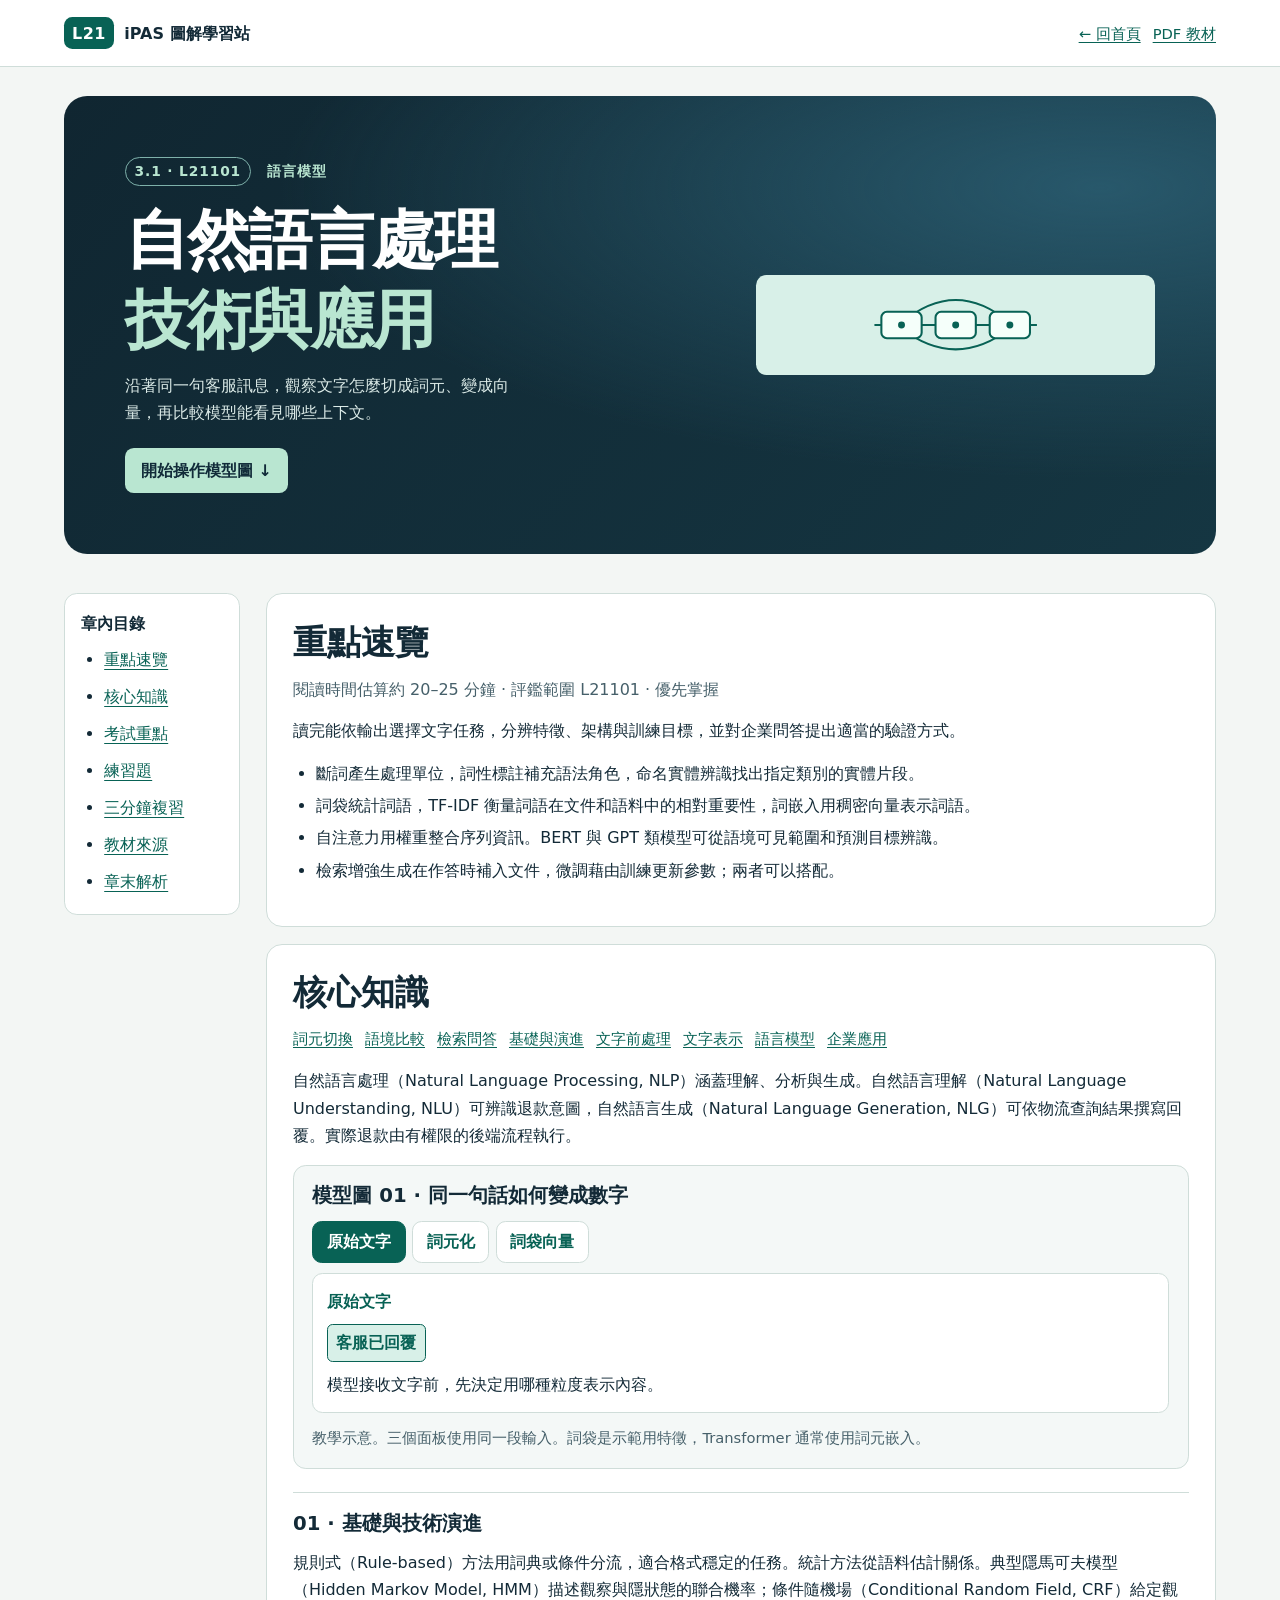
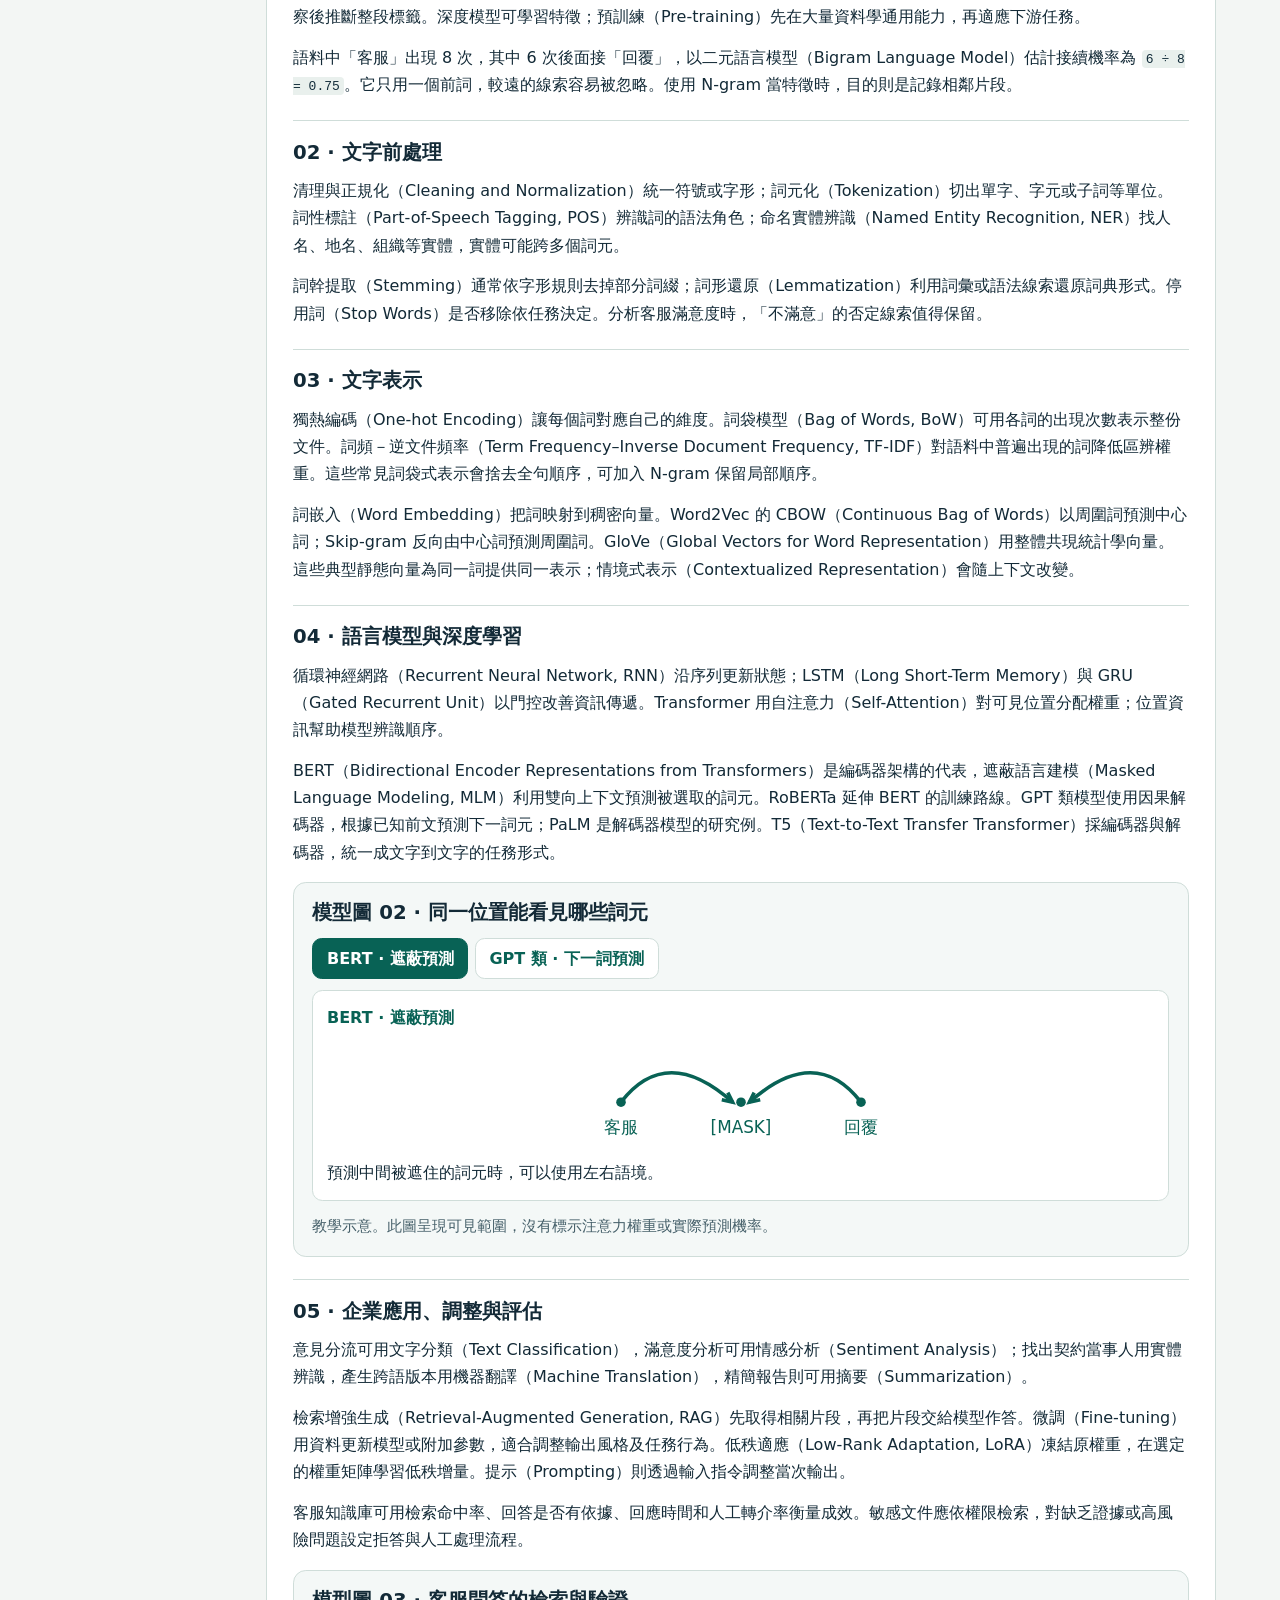
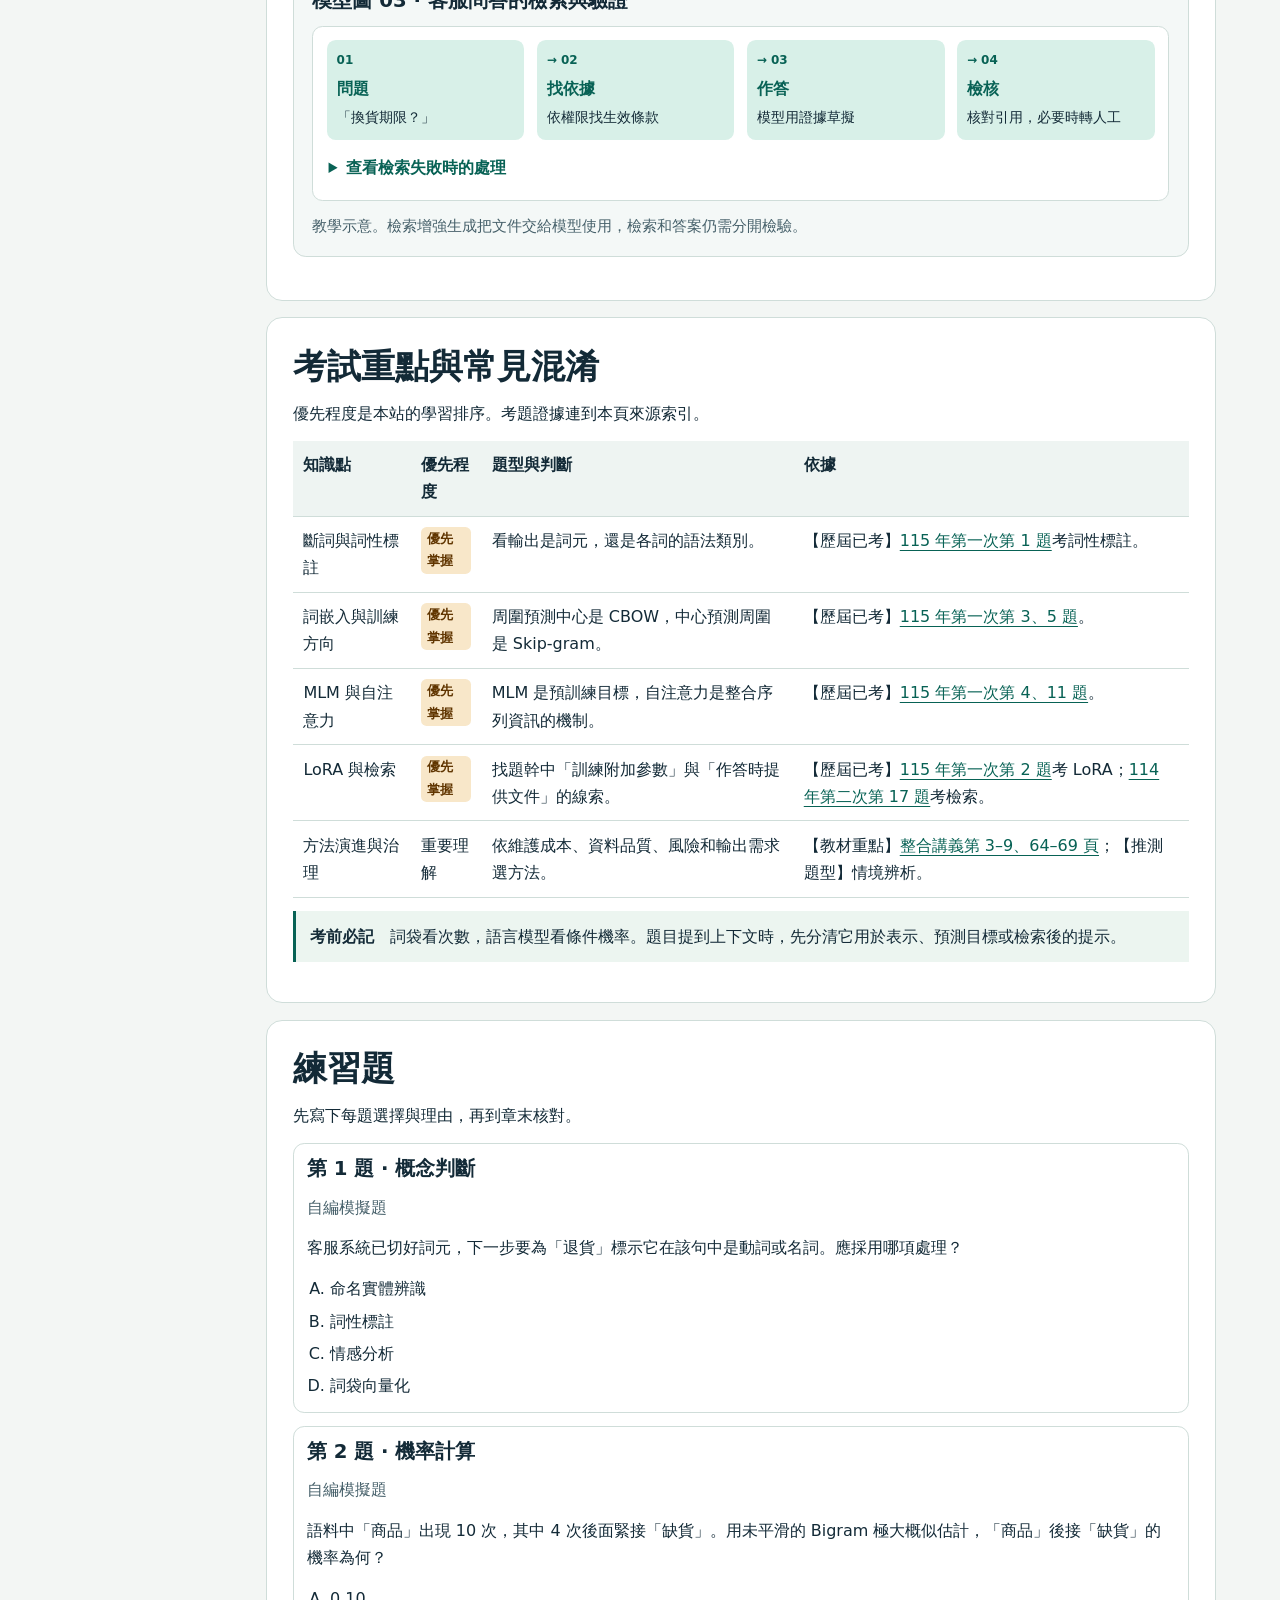
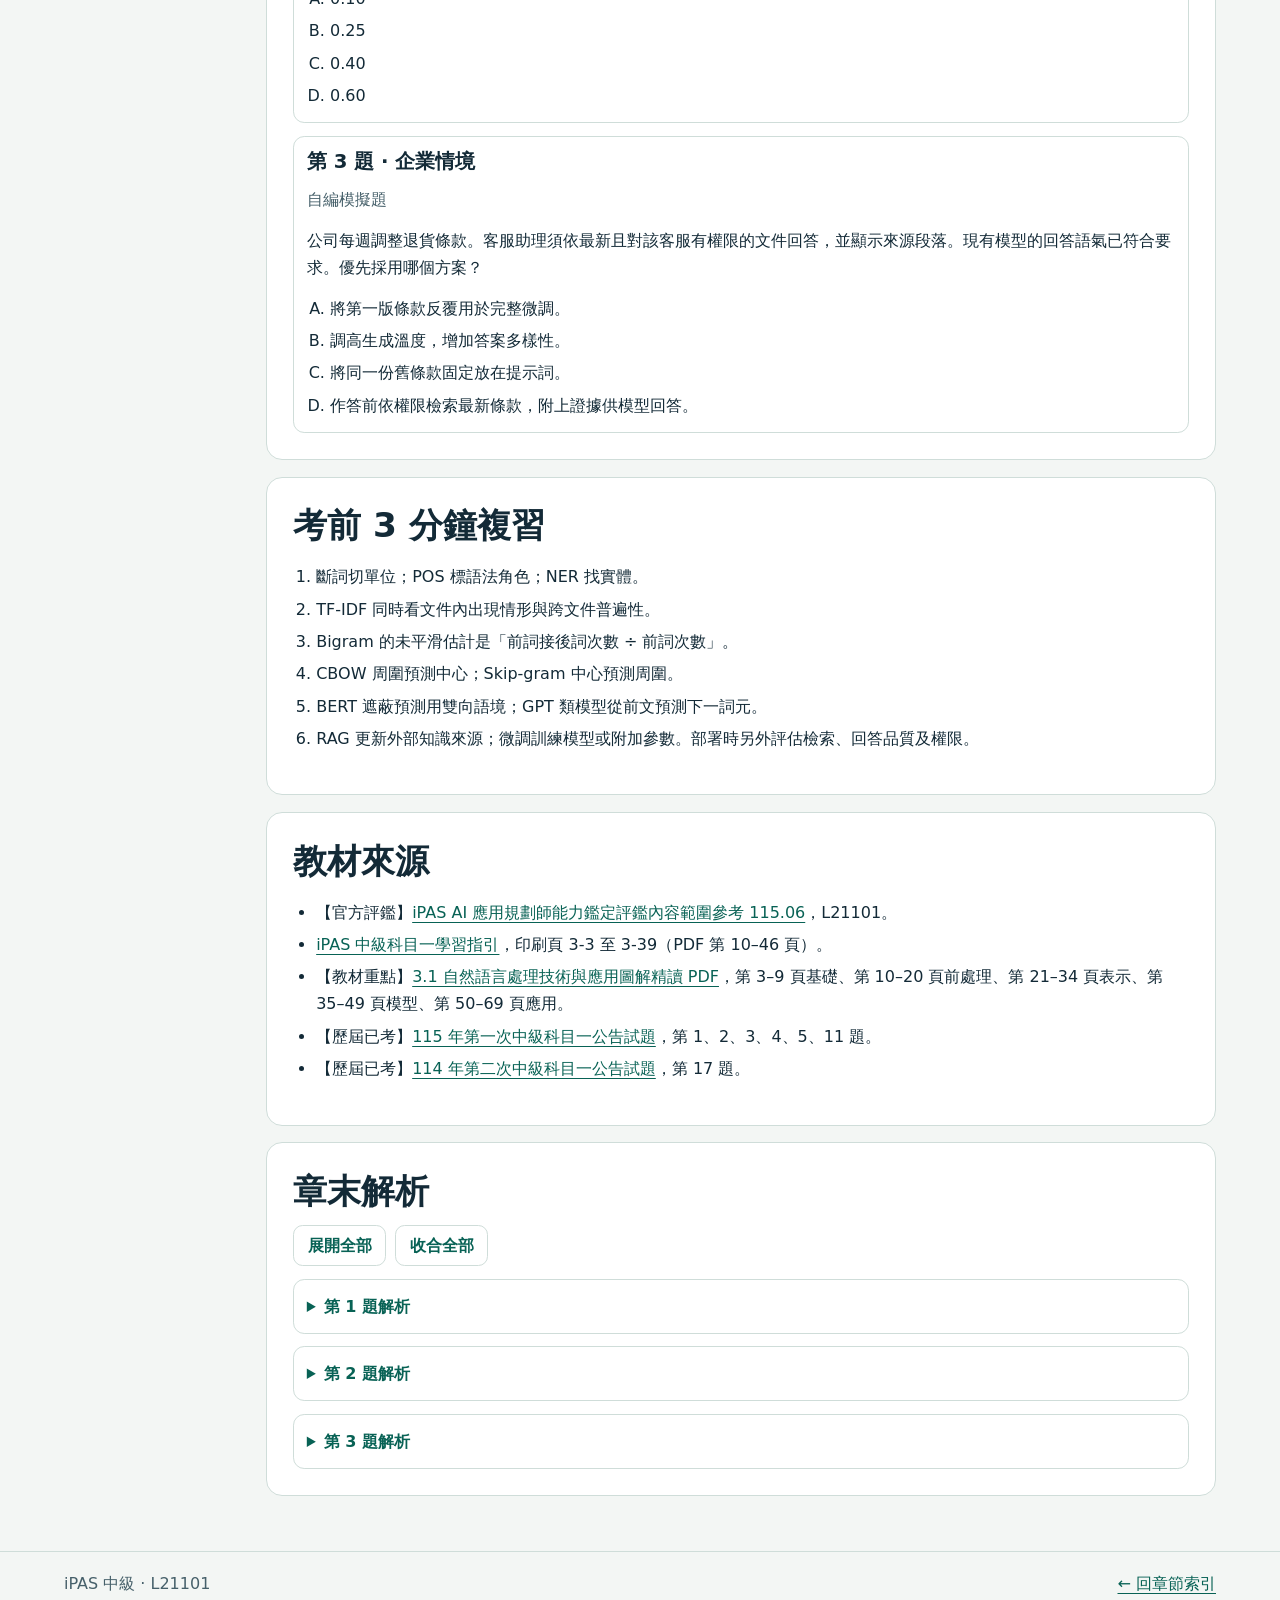
<file: lessons/3-1-nlp.html>
<!doctype html>
<html lang="zh-Hant-TW">
<head>
  <meta charset="utf-8">
  <meta name="viewport" content="width=device-width, initial-scale=1">
  <meta name="description" content="iPAS L21101 自然語言處理技術與應用圖解、考點與三道自編題。">
  <title>3.1 自然語言處理技術與應用｜iPAS 圖解學習站</title>
  <link rel="stylesheet" href="../assets/css/site.css">
  <script defer src="../assets/js/site.js"></script>
</head>
<body>
  <a class="skip" href="#main">跳至主要內容</a>
  <header class="site-header">
    <div class="frame">
      <a class="brand" href="../index.html"><span class="brand-mark">L21</span> iPAS 圖解學習站</a>
      <nav class="top-nav" aria-label="網站導覽"><a href="../index.html">← 回首頁</a><a href="../index.html#materials">PDF 教材</a></nav>
    </div>
  </header>
  <main id="main" class="frame" tabindex="-1">
    <div class="hero hero-grid">
      <div>
        <p class="eyebrow hero-kicker"><span>3.1 · L21101</span> 語言模型</p>
        <h1>自然語言處理<br><span class="accent">技術與應用</span></h1>
        <p>沿著同一句客服訊息，觀察文字怎麼切成詞元、變成向量，再比較模型能看見哪些上下文。</p>
        <a class="button-link" href="#token-demo">開始操作模型圖 ↓</a>
      </div>
      <svg class="chapter-art" viewBox="0 0 320 144" role="img" aria-label="三個詞元及其關聯" xmlns="http://www.w3.org/2000/svg"><g fill="none" stroke="currentColor" stroke-width="3"><path d="M43 72H277M82 69Q160 3 238 69M82 77Q160 137 238 77"/><rect x="53" y="53" width="58" height="38" rx="8" fill="#f5fffa"/><rect x="131" y="53" width="58" height="38" rx="8" fill="#f5fffa"/><rect x="209" y="53" width="58" height="38" rx="8" fill="#f5fffa"/></g><g fill="currentColor"><circle cx="82" cy="72" r="5"/><circle cx="160" cy="72" r="5"/><circle cx="238" cy="72" r="5"/></g></svg>
    </div>

    <div class="lesson-grid">
      <nav class="toc" aria-label="章內目錄">
        <strong>章內目錄</strong>
        <ul>
          <li><a href="#overview">重點速覽</a></li>
          <li><a href="#concepts">核心知識</a></li>
          <li><a href="#exam-focus">考試重點</a></li>
          <li><a href="#practice">練習題</a></li>
          <li><a href="#review">三分鐘複習</a></li>
          <li><a href="#sources">教材來源</a></li>
          <li><a href="#answers">章末解析</a></li>
        </ul>
      </nav>
      <div class="lesson-content">
        <section id="overview">
          <h2>重點速覽</h2>
          <p class="meta">閱讀時間估算約 20–25 分鐘 · 評鑑範圍 L21101 · 優先掌握</p>
          <p>讀完能依輸出選擇文字任務，分辨特徵、架構與訓練目標，並對企業問答提出適當的驗證方式。</p>
          <ul>
            <li>斷詞產生處理單位，詞性標註補充語法角色，命名實體辨識找出指定類別的實體片段。</li>
            <li>詞袋統計詞語，TF-IDF 衡量詞語在文件和語料中的相對重要性，詞嵌入用稠密向量表示詞語。</li>
            <li>自注意力用權重整合序列資訊。BERT 與 GPT 類模型可從語境可見範圍和預測目標辨識。</li>
            <li>檢索增強生成在作答時補入文件，微調藉由訓練更新參數；兩者可以搭配。</li>
          </ul>
        </section>

        <section id="concepts">
          <h2>核心知識</h2>
          <nav class="top-nav" aria-label="核心知識分節">
            <a href="#token-demo">詞元切換</a>
            <a href="#attention-demo">語境比較</a>
            <a href="#rag-demo">檢索問答</a>
            <a href="#foundations">基礎與演進</a>
            <a href="#preprocessing">文字前處理</a>
            <a href="#representation">文字表示</a>
            <a href="#models">語言模型</a>
            <a href="#applications">企業應用</a>
          </nav>
          <p>自然語言處理（Natural Language Processing, NLP）涵蓋理解、分析與生成。自然語言理解（Natural Language Understanding, NLU）可辨識退款意圖，自然語言生成（Natural Language Generation, NLG）可依物流查詢結果撰寫回覆。實際退款由有權限的後端流程執行。</p>
          <figure class="model-demo" id="token-demo" data-model-demo aria-labelledby="token-demo-title">
            <h3 id="token-demo-title">模型圖 01 · 同一句話如何變成數字</h3>
            <div class="model-controls" data-model-controls role="group" aria-label="模型圖 01 · 同一句話如何變成數字" hidden>
              <button type="button" data-model-select="raw">原始文字</button>
              <button type="button" data-model-select="token">詞元化</button>
              <button type="button" data-model-select="feature">詞袋向量</button>
            </div>
            <div class="model-state" data-model-state="raw">
              <strong>原始文字</strong>
              <div class="tokens"><span>客服已回覆</span></div>
              <p>模型接收文字前，先決定用哪種粒度表示內容。</p>
            </div>
            <div class="model-state" data-model-state="token">
              <strong>詞元化</strong>
              <div class="tokens"><span>客服</span><span>已</span><span>回覆</span></div>
              <p>此處以詞切分示意。真實系統也可能用字元或子詞切分。</p>
            </div>
            <div class="model-state" data-model-state="feature">
              <strong>詞袋向量</strong>
              <div class="tokens"><span>客服 = 1</span><span>回覆 = 1</span><span>退款 = 0</span></div>
              <p>指定詞彙表「客服、回覆、退款」後，計數得到 [1, 1, 0]。詞表外的「已」未計入。</p>
            </div>
            <figcaption>教學示意。三個面板使用同一段輸入。詞袋是示範用特徵，Transformer 通常使用詞元嵌入。</figcaption>
          </figure>

          <div class="topic" id="foundations">
            <h3>01 · 基礎與技術演進</h3>
            <p>規則式（Rule-based）方法用詞典或條件分流，適合格式穩定的任務。統計方法從語料估計關係。典型隱馬可夫模型（Hidden Markov Model, HMM）描述觀察與隱狀態的聯合機率；條件隨機場（Conditional Random Field, CRF）給定觀察後推斷整段標籤。深度模型可學習特徵；預訓練（Pre-training）先在大量資料學通用能力，再適應下游任務。</p>
            <p>語料中「客服」出現 8 次，其中 6 次後面接「回覆」，以二元語言模型（Bigram Language Model）估計接續機率為 <code>6 ÷ 8 = 0.75</code>。它只用一個前詞，較遠的線索容易被忽略。使用 N-gram 當特徵時，目的則是記錄相鄰片段。</p>
          </div>

          <div class="topic" id="preprocessing">
            <h3>02 · 文字前處理</h3>
            <p>清理與正規化（Cleaning and Normalization）統一符號或字形；詞元化（Tokenization）切出單字、字元或子詞等單位。詞性標註（Part-of-Speech Tagging, POS）辨識詞的語法角色；命名實體辨識（Named Entity Recognition, NER）找人名、地名、組織等實體，實體可能跨多個詞元。</p>
            <p>詞幹提取（Stemming）通常依字形規則去掉部分詞綴；詞形還原（Lemmatization）利用詞彙或語法線索還原詞典形式。停用詞（Stop Words）是否移除依任務決定。分析客服滿意度時，「不滿意」的否定線索值得保留。</p>
          </div>

          <div class="topic" id="representation">
            <h3>03 · 文字表示</h3>
            <p>獨熱編碼（One-hot Encoding）讓每個詞對應自己的維度。詞袋模型（Bag of Words, BoW）可用各詞的出現次數表示整份文件。詞頻－逆文件頻率（Term Frequency–Inverse Document Frequency, TF-IDF）對語料中普遍出現的詞降低區辨權重。這些常見詞袋式表示會捨去全句順序，可加入 N-gram 保留局部順序。</p>
            <p>詞嵌入（Word Embedding）把詞映射到稠密向量。Word2Vec 的 CBOW（Continuous Bag of Words）以周圍詞預測中心詞；Skip-gram 反向由中心詞預測周圍詞。GloVe（Global Vectors for Word Representation）用整體共現統計學向量。這些典型靜態向量為同一詞提供同一表示；情境式表示（Contextualized Representation）會隨上下文改變。</p>
          </div>

          <div class="topic" id="models">
            <h3>04 · 語言模型與深度學習</h3>
            <p>循環神經網路（Recurrent Neural Network, RNN）沿序列更新狀態；LSTM（Long Short-Term Memory）與 GRU（Gated Recurrent Unit）以門控改善資訊傳遞。Transformer 用自注意力（Self-Attention）對可見位置分配權重；位置資訊幫助模型辨識順序。</p>
            <p>BERT（Bidirectional Encoder Representations from Transformers）是編碼器架構的代表，遮蔽語言建模（Masked Language Modeling, MLM）利用雙向上下文預測被選取的詞元。RoBERTa 延伸 BERT 的訓練路線。GPT 類模型使用因果解碼器，根據已知前文預測下一詞元；PaLM 是解碼器模型的研究例。T5（Text-to-Text Transfer Transformer）採編碼器與解碼器，統一成文字到文字的任務形式。</p>
          </div>

          <figure class="model-demo" id="attention-demo" data-model-demo aria-labelledby="attention-demo-title">
            <h3 id="attention-demo-title">模型圖 02 · 同一位置能看見哪些詞元</h3>
            <div class="model-controls" data-model-controls role="group" aria-label="模型圖 02 · 同一位置能看見哪些詞元" hidden>
              <button type="button" data-model-select="bert">BERT · 遮蔽預測</button>
              <button type="button" data-model-select="gpt">GPT 類 · 下一詞預測</button>
            </div>
            <div class="model-state" data-model-state="bert">
              <strong>BERT · 遮蔽預測</strong>
              <svg class="model-scene" viewBox="0 0 320 90" role="img" aria-label="左右詞元「客服」與「回覆」指向中央遮蔽位置">
                  <g fill="none" stroke="currentColor" stroke-width="3"><path d="M60 51Q98 2 153 51M260 51Q222 2 167 51"/><path d="M144 49l9 2-4-8m27 6-9 2 4-8"/></g>
                  <g fill="currentColor"><circle cx="60" cy="51" r="4"/><circle cx="160" cy="51" r="4"/><circle cx="260" cy="51" r="4"/></g>
                  <g fill="currentColor" text-anchor="middle" font-size="14">
                    <text x="60" y="77">客服</text>
                    <text x="160" y="77">[MASK]</text>
                    <text x="260" y="77">回覆</text>
                  </g>
                </svg>
              <p>預測中間被遮住的詞元時，可以使用左右語境。</p>
            </div>
            <div class="model-state" data-model-state="gpt">
              <strong>GPT 類 · 下一詞預測</strong>
              <svg class="model-scene" viewBox="0 0 320 90" role="img" aria-label="左側詞元「客服」與「已」提供預測下一詞元的資訊">
                  <g fill="none" stroke="currentColor" stroke-width="3"><path d="M60 51Q142 -14 252 51M160 51q43-38 92 0"/><path d="M243 49l9 2-4-8"/></g>
                  <g fill="currentColor"><circle cx="60" cy="51" r="4"/><circle cx="160" cy="51" r="4"/><circle cx="260" cy="51" r="4"/></g>
                  <g fill="currentColor" text-anchor="middle" font-size="14">
                    <text x="60" y="77">客服</text>
                    <text x="160" y="77">已</text>
                    <text x="260" y="77">待預測</text>
                  </g>
                </svg>
              <p>預測「回覆」時只使用已知前綴「客服／已」。訓練的因果遮罩會阻擋未來位置。</p>
            </div>
            <figcaption>教學示意。此圖呈現可見範圍，沒有標示注意力權重或實際預測機率。</figcaption>
          </figure>
          <div class="topic" id="applications">
            <h3>05 · 企業應用、調整與評估</h3>
            <p>意見分流可用文字分類（Text Classification），滿意度分析可用情感分析（Sentiment Analysis）；找出契約當事人用實體辨識，產生跨語版本用機器翻譯（Machine Translation），精簡報告則可用摘要（Summarization）。</p>
            <p>檢索增強生成（Retrieval-Augmented Generation, RAG）先取得相關片段，再把片段交給模型作答。微調（Fine-tuning）用資料更新模型或附加參數，適合調整輸出風格及任務行為。低秩適應（Low-Rank Adaptation, LoRA）凍結原權重，在選定的權重矩陣學習低秩增量。提示（Prompting）則透過輸入指令調整當次輸出。</p>
            <p>客服知識庫可用檢索命中率、回答是否有依據、回應時間和人工轉介率衡量成效。敏感文件應依權限檢索，對缺乏證據或高風險問題設定拒答與人工處理流程。</p>
          </div>
          <figure class="model-demo" id="rag-demo" aria-labelledby="rag-demo-title">
            <h3 id="rag-demo-title">模型圖 03 · 客服問答的檢索與驗證</h3>
            <div class="model-state">
              <ol class="model-flow"><li><span class="step-index">01</span><strong>問題</strong><span>「換貨期限？」</span></li><li><span class="step-index">→ 02</span><strong>找依據</strong><span>依權限找生效條款</span></li><li><span class="step-index">→ 03</span><strong>作答</strong><span>模型用證據草擬</span></li><li><span class="step-index">→ 04</span><strong>檢核</strong><span>核對引用，必要時轉人工</span></li></ol>
              <details class="preview" data-preview><summary>查看檢索失敗時的處理</summary><p class="preview-panel">如果只找到已失效的條款，回覆應說明資料不足，並交由客服核對。</p></details>
            </div>
            <figcaption>教學示意。檢索增強生成把文件交給模型使用，檢索和答案仍需分開檢驗。</figcaption>
          </figure>
        </section>

        <section id="exam-focus">
          <h2>考試重點與常見混淆</h2>
          <p>優先程度是本站的學習排序。考題證據連到本頁來源索引。</p>
          <div class="table-wrap" role="region" aria-label="考點表格，可水平捲動" tabindex="0">
            <table>
              <thead><tr><th scope="col">知識點</th><th scope="col">優先程度</th><th scope="col">題型與判斷</th><th scope="col">依據</th></tr></thead>
              <tbody>
                <tr><td>斷詞與詞性標註</td><td><span class="badge">優先掌握</span></td><td>看輸出是詞元，還是各詞的語法類別。</td><td>【歷屆已考】<a href="#source-115">115 年第一次第 1 題</a>考詞性標註。</td></tr>
                <tr><td>詞嵌入與訓練方向</td><td><span class="badge">優先掌握</span></td><td>周圍預測中心是 CBOW，中心預測周圍是 Skip-gram。</td><td>【歷屆已考】<a href="#source-115">115 年第一次第 3、5 題</a>。</td></tr>
                <tr><td>MLM 與自注意力</td><td><span class="badge">優先掌握</span></td><td>MLM 是預訓練目標，自注意力是整合序列資訊的機制。</td><td>【歷屆已考】<a href="#source-115">115 年第一次第 4、11 題</a>。</td></tr>
                <tr><td>LoRA 與檢索</td><td><span class="badge">優先掌握</span></td><td>找題幹中「訓練附加參數」與「作答時提供文件」的線索。</td><td>【歷屆已考】<a href="#source-115">115 年第一次第 2 題</a>考 LoRA；<a href="#source-114">114 年第二次第 17 題</a>考檢索。</td></tr>
                <tr><td>方法演進與治理</td><td>重要理解</td><td>依維護成本、資料品質、風險和輸出需求選方法。</td><td>【教材重點】<a href="#source-notes">整合講義第 3–9、64–69 頁</a>；【推測題型】情境辨析。</td></tr>
              </tbody>
            </table>
          </div>
          <p class="note"><strong>考前必記</strong>　詞袋看次數，語言模型看條件機率。題目提到上下文時，先分清它用於表示、預測目標或檢索後的提示。</p>
        </section>

        <section id="practice">
          <h2>練習題</h2>
          <p>先寫下每題選擇與理由，再到章末核對。</p>
          <article class="question">
            <h3>第 1 題 · 概念判斷</h3>
            <p class="meta">自編模擬題</p>
            <p>客服系統已切好詞元，下一步要為「退貨」標示它在該句中是動詞或名詞。應採用哪項處理？</p>
            <ol type="A"><li>命名實體辨識</li><li>詞性標註</li><li>情感分析</li><li>詞袋向量化</li></ol>
          </article>
          <article class="question">
            <h3>第 2 題 · 機率計算</h3>
            <p class="meta">自編模擬題</p>
            <p>語料中「商品」出現 10 次，其中 4 次後面緊接「缺貨」。用未平滑的 Bigram 極大概似估計，「商品」後接「缺貨」的機率為何？</p>
            <ol type="A"><li>0.10</li><li>0.25</li><li>0.40</li><li>0.60</li></ol>
          </article>
          <article class="question">
            <h3>第 3 題 · 企業情境</h3>
            <p class="meta">自編模擬題</p>
            <p>公司每週調整退貨條款。客服助理須依最新且對該客服有權限的文件回答，並顯示來源段落。現有模型的回答語氣已符合要求。優先採用哪個方案？</p>
            <ol type="A"><li>將第一版條款反覆用於完整微調。</li><li>調高生成溫度，增加答案多樣性。</li><li>將同一份舊條款固定放在提示詞。</li><li>作答前依權限檢索最新條款，附上證據供模型回答。</li></ol>
          </article>
        </section>

        <section id="review">
          <h2>考前 3 分鐘複習</h2>
          <ol>
            <li>斷詞切單位；POS 標語法角色；NER 找實體。</li>
            <li>TF-IDF 同時看文件內出現情形與跨文件普遍性。</li>
            <li>Bigram 的未平滑估計是「前詞接後詞次數 ÷ 前詞次數」。</li>
            <li>CBOW 周圍預測中心；Skip-gram 中心預測周圍。</li>
            <li>BERT 遮蔽預測用雙向語境；GPT 類模型從前文預測下一詞元。</li>
            <li>RAG 更新外部知識來源；微調訓練模型或附加參數。部署時另外評估檢索、回答品質及權限。</li>
          </ol>
        </section>

        <section id="sources">
          <h2>教材來源</h2>
          <ul class="source-list">
            <li>【官方評鑑】<a href="https://www.ipas.org.tw/api/proxy/uploads/certification_attachment/8039a24c849c4fb4a6dd7f942576d4f8/AI應用規劃師能力鑑定_評鑑內容範圍參考_11506_20260602161501.pdf">iPAS AI 應用規劃師能力鑑定評鑑內容範圍參考 115.06</a>，L21101。</li>
            <li><a href="https://www.ipas.org.tw/api/proxy/uploads/certification_resource/bf93f438f7be48d295c1b40a34d79f3d/AI%E6%87%89%E7%94%A8%E8%A6%8F%E5%8A%83%E5%B8%AB%28%E4%B8%AD%E7%B4%9A%29-%E5%AD%B8%E7%BF%92%E6%8C%87%E5%BC%95-%E7%A7%91%E7%9B%AE1%E4%BA%BA%E5%B7%A5%E6%99%BA%E6%85%A7%E6%8A%80%E8%A1%93%E6%87%89%E7%94%A8%E8%A6%8F%E5%8A%83_20251222101833.pdf">iPAS 中級科目一學習指引</a>，印刷頁 3-3 至 3-39（PDF 第 10–46 頁）。</li>
            <li id="source-notes">【教材重點】<a href="../material/iPAS%E4%B8%AD%E7%B4%9A_L21_3.1_%E8%87%AA%E7%84%B6%E8%AA%9E%E8%A8%80%E8%99%95%E7%90%86%E6%8A%80%E8%A1%93%E8%88%87%E6%87%89%E7%94%A8_%E5%9C%96%E8%A7%A3%E7%B2%BE%E8%AE%80.pdf">3.1 自然語言處理技術與應用圖解精讀 PDF</a>，第 3–9 頁基礎、第 10–20 頁前處理、第 21–34 頁表示、第 35–49 頁模型、第 50–69 頁應用。</li>
            <li id="source-115">【歷屆已考】<a href="https://www.ipas.org.tw/api/proxy/uploads/certification_resource/bf93f438f7be48d295c1b40a34d79f3d/115%E5%B9%B4%E7%AC%AC%E4%B8%80%E6%AC%A1%E4%B8%AD%E7%B4%9AAI%E6%87%89%E7%94%A8%E8%A6%8F%E5%8A%83%E5%B8%AB_%E7%AC%AC%E4%B8%80%E7%A7%91_%E4%BA%BA%E5%B7%A5%E6%99%BA%E6%85%A7%E6%8A%80%E8%A1%93%E6%87%89%E7%94%A8%E8%88%87%E8%A6%8F%E5%8A%83_%E5%85%AC%E5%91%8A%E8%A9%A6%E9%A1%8C_20260615003359.pdf">115 年第一次中級科目一公告試題</a>，第 1、2、3、4、5、11 題。</li>
            <li id="source-114">【歷屆已考】<a href="https://www.ipas.org.tw/api/proxy/uploads/certification_resource/bf93f438f7be48d295c1b40a34d79f3d/114%E5%B9%B4%E7%AC%AC%E4%BA%8C%E6%A2%AF%E6%AC%A1%E4%B8%AD%E7%B4%9AAI%E6%87%89%E7%94%A8%E8%A6%8F%E5%8A%83%E5%B8%AB%E7%AC%AC%E4%B8%80%E7%A7%91%E4%BA%BA%E5%B7%A5%E6%99%BA%E6%85%A7%E6%8A%80%E8%A1%93%E6%87%89%E7%94%A8%E8%88%87%E8%A6%8F%E5%8A%83%28%E7%95%B6%E6%AC%A1%E8%A9%A6%E9%A1%8C%E5%85%AC%E5%91%8A114_20251226000616.pdf">114 年第二次中級科目一公告試題</a>，第 17 題。</li>
          </ul>
        </section>

        <section id="answers">
          <h2>章末解析</h2>
          <div class="answer-controls" data-answer-controls hidden>
            <button type="button" value="open">展開全部</button>
            <button type="button" value="close">收合全部</button>
          </div>
          <details class="answer">
            <summary>第 1 題解析</summary>
            <p><strong>正確答案 B。</strong>詞性標註根據句中用法標記名詞、動詞等語法類別。</p>
            <ol type="A"><li>命名實體辨識找指定實體，例如組織或人名。</li><li>詞性標註對應題幹要求的語法輸出。</li><li>情感分析判斷文本呈現的情緒或極性。</li><li>詞袋記錄出現情形，通常不提供語法標籤。</li></ol>
            <p><a href="#preprocessing">回看文字前處理</a></p>
          </details>
          <details class="answer">
            <summary>第 2 題解析</summary>
            <p><strong>正確答案 C。</strong>固定前詞「商品」，分子是接「缺貨」的 4 次，分母是前詞出現的 10 次，得到 <code>4 ÷ 10 = 0.40</code>。</p>
            <ol type="A"><li>0.10 相當於把共現次數誤當成 1。</li><li>0.25 對應 1 ÷ 4，分子與分母都未對應題意。</li><li>0.40 是題目所求的條件機率。</li><li>0.60 是其餘未緊接「缺貨」的比例。</li></ol>
            <p><a href="#foundations">回看 Bigram 算例</a></p>
          </details>
          <details class="answer">
            <summary>第 3 題解析</summary>
            <p><strong>正確答案 D。</strong>在作答時檢索有權限且生效中的條款，再附上可追溯段落，直接滿足時效、權限與引證需求。</p>
            <ol type="A"><li>使用第一版條款訓練，無法跟上每週更新。</li><li>溫度影響取樣分布，文件更新仍需要資料管道。</li><li>固定放入舊條款，答案依據仍可能過時。</li><li>依權限和版本取得證據後生成，可另行驗證引用是否支持答案。</li></ol>
            <p><a href="#applications">回看企業應用與評估</a></p>
          </details>
        </section>
      </div>
    </div>
  </main>
  <footer class="site-footer"><div class="frame"><p>iPAS 中級 · L21101</p><a href="../index.html">← 回章節索引</a></div></footer>
</body>
</html>
</file>
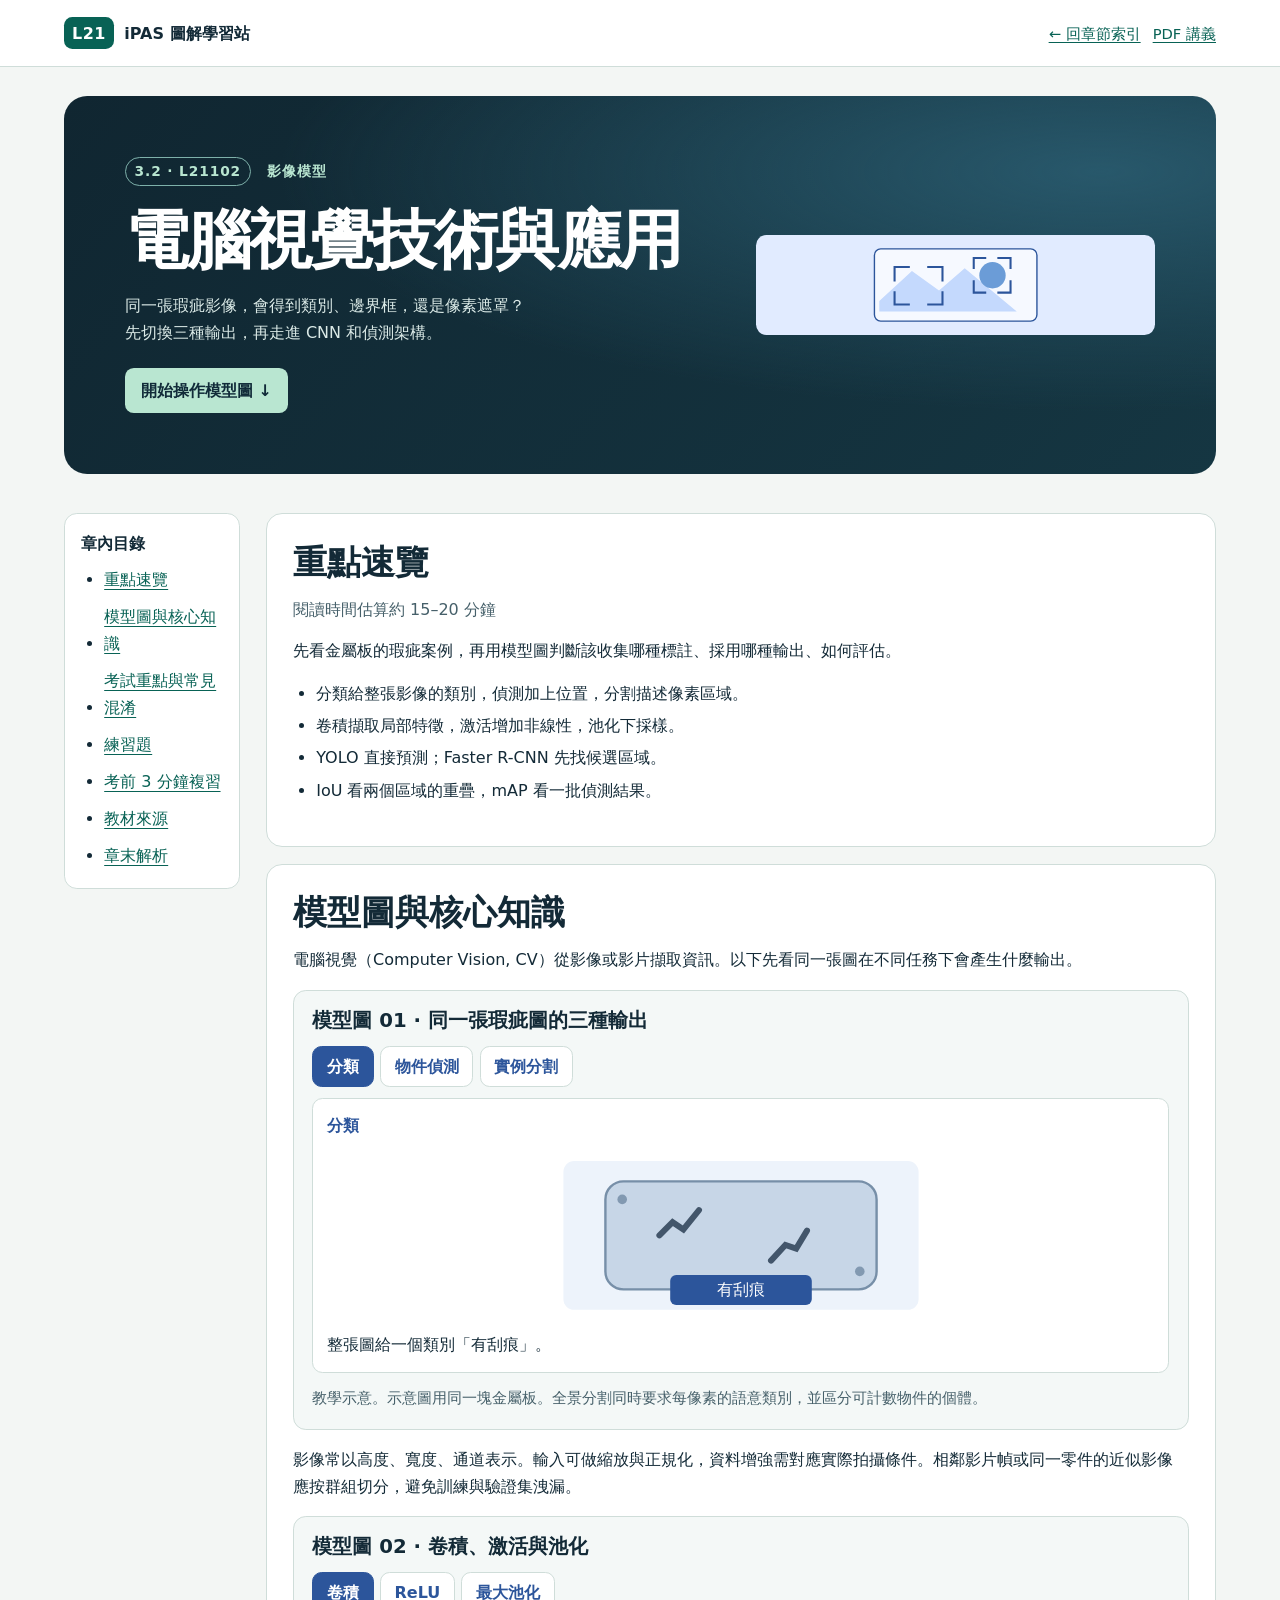
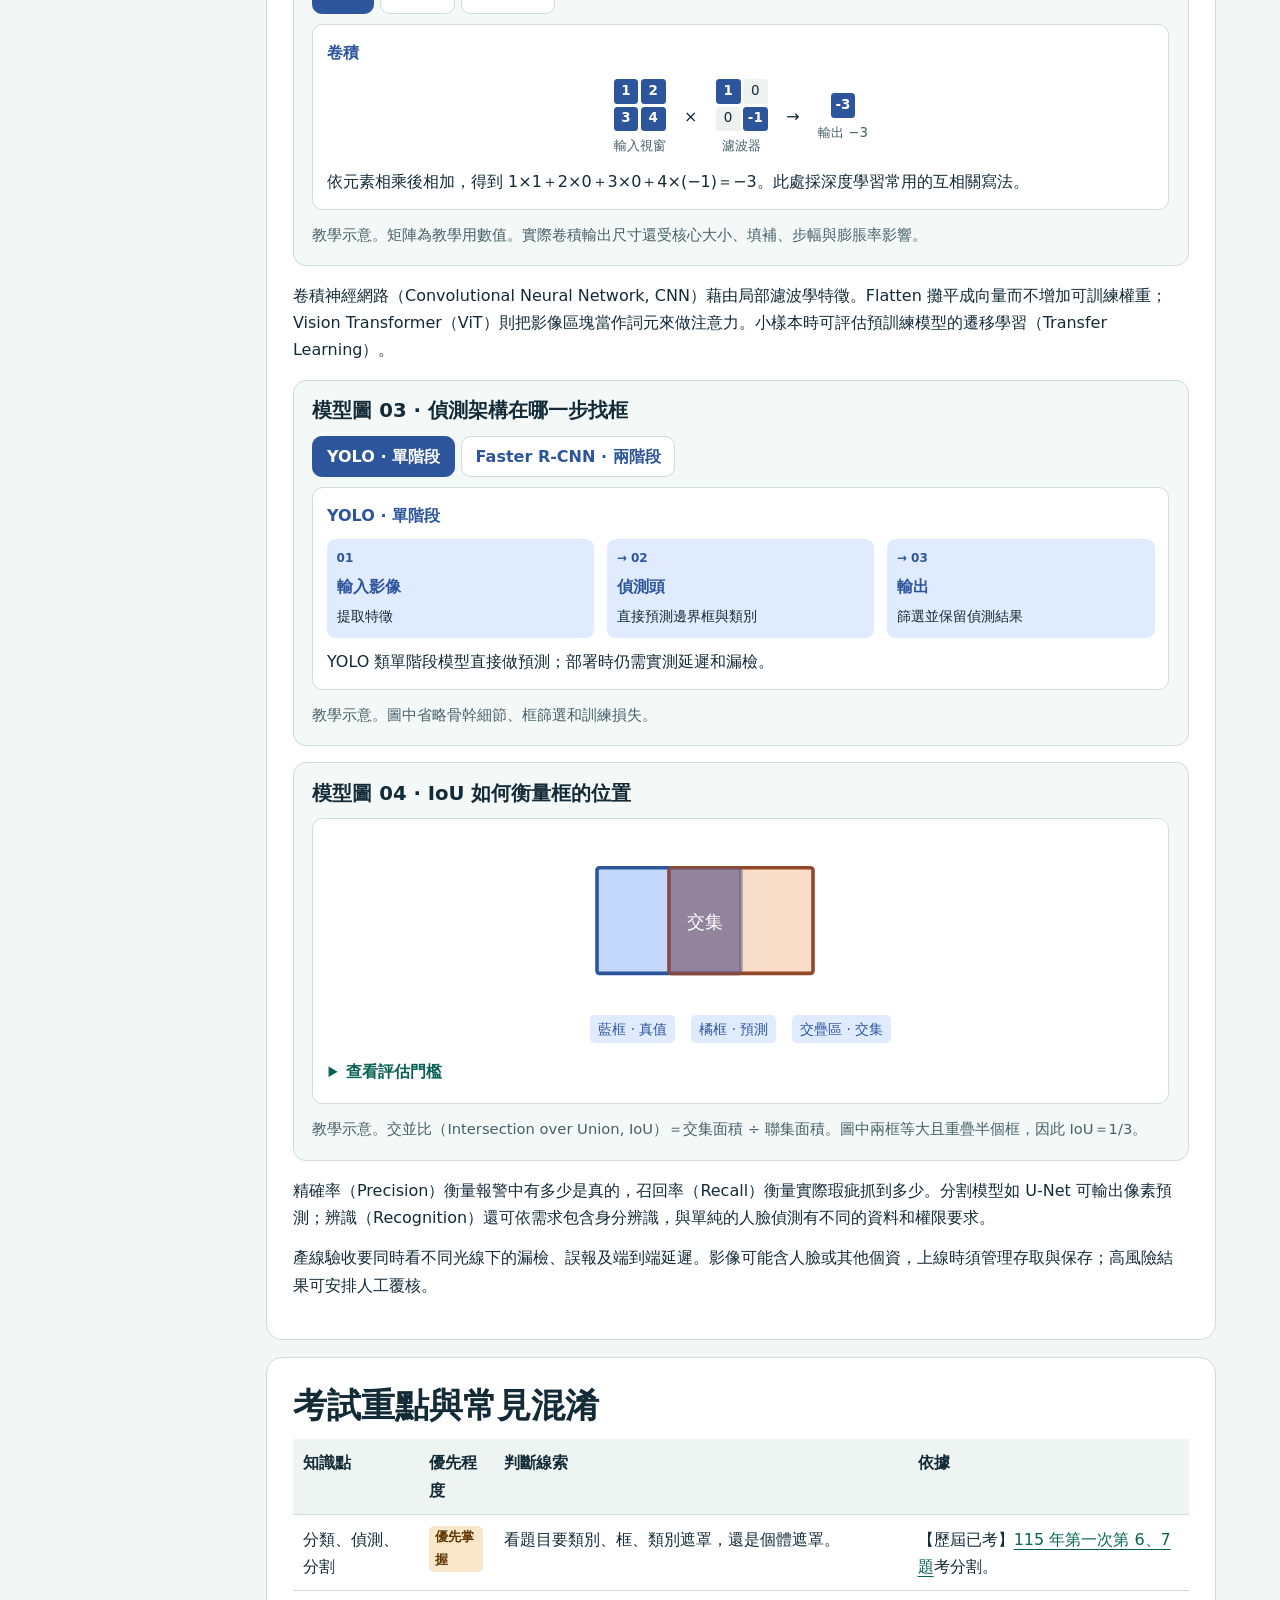
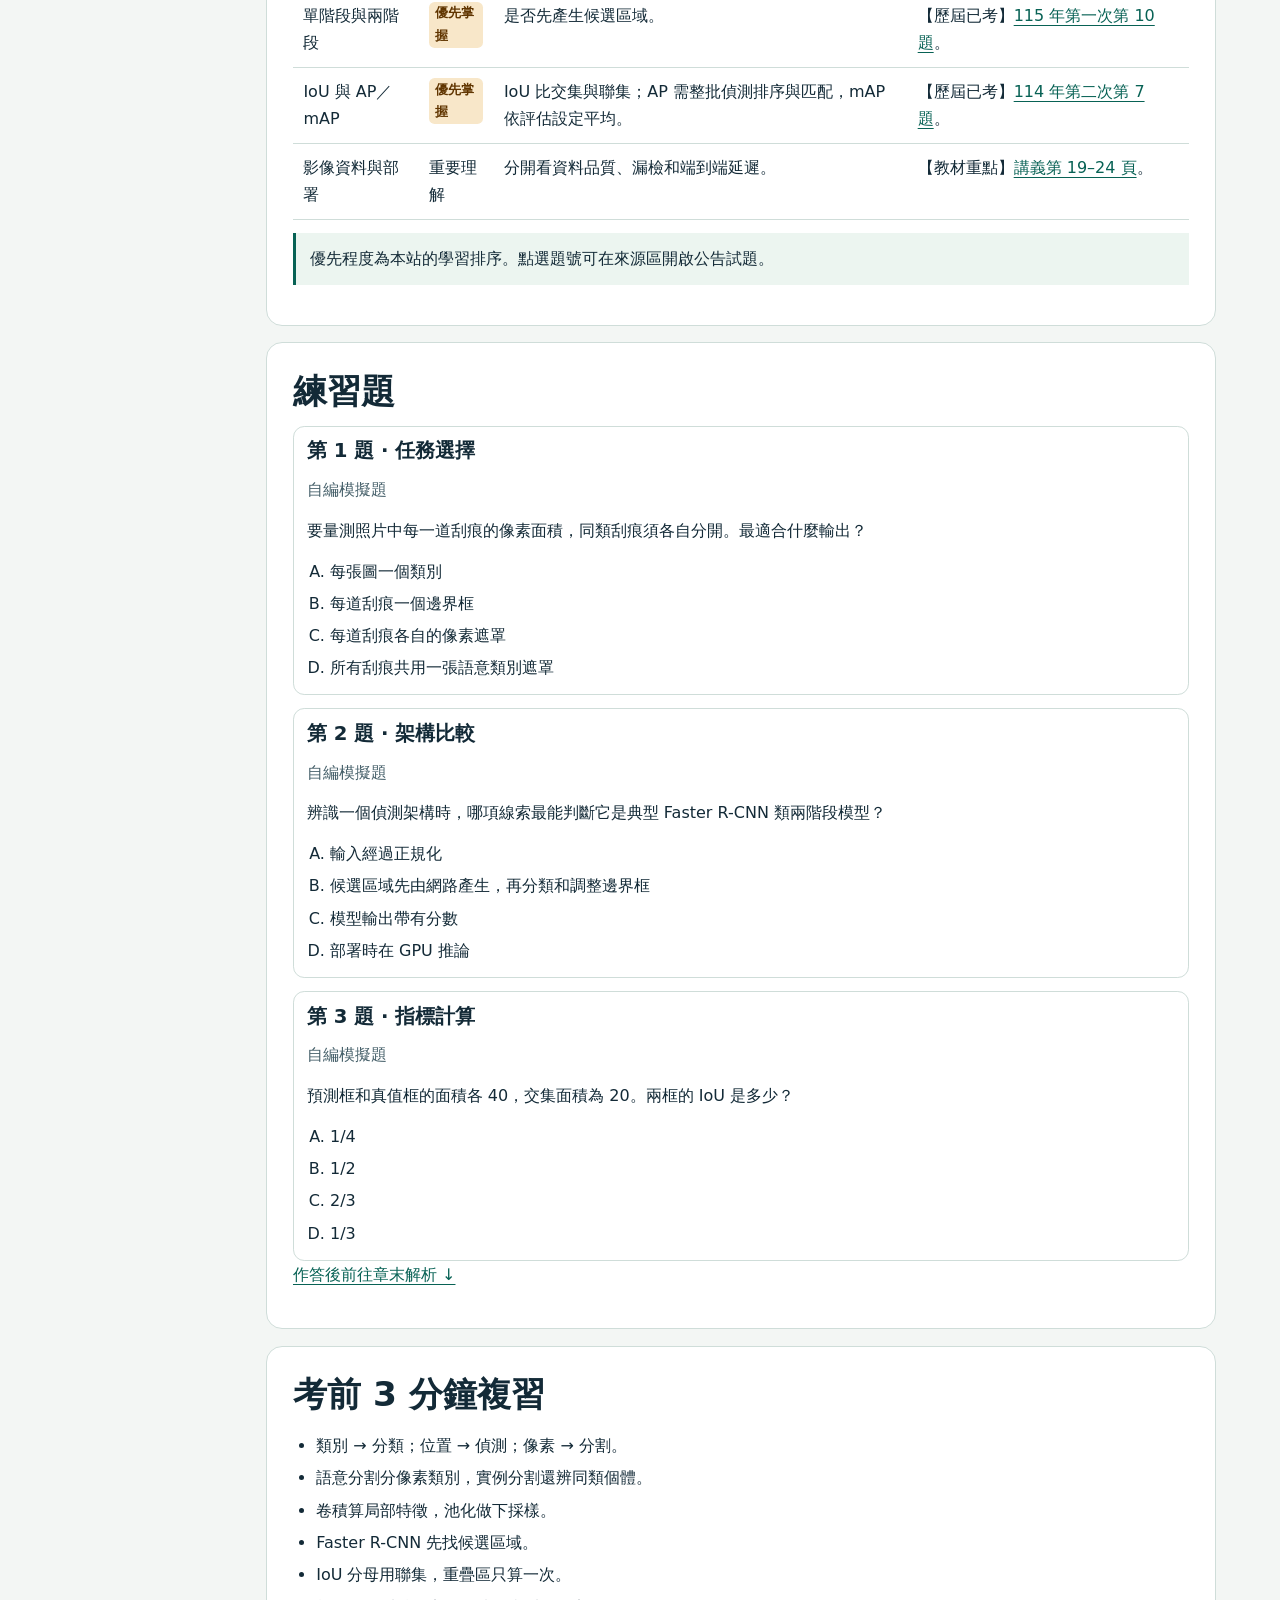
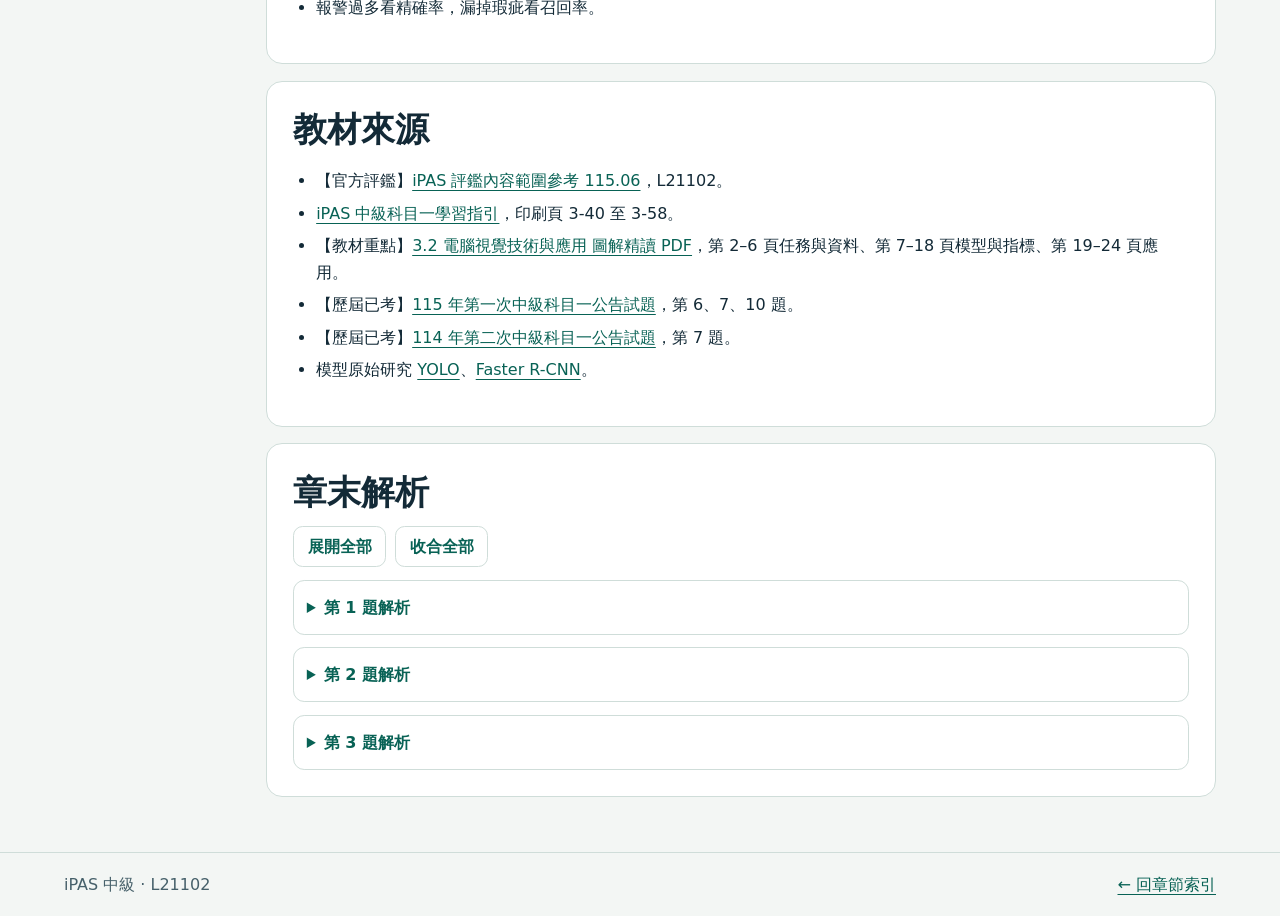
<file: lessons/3-2-computer-vision.html>
<!doctype html>
<html lang="zh-Hant-TW">
<head>
  <meta charset="utf-8">
  <meta name="viewport" content="width=device-width, initial-scale=1">
  <meta name="description" content="電腦視覺技術與應用的互動模型圖、考點與練習。">
  <title>3.2 電腦視覺技術與應用｜iPAS 圖解學習站</title>
  <link rel="stylesheet" href="../assets/css/site.css">
  <script defer src="../assets/js/site.js"></script>
</head>
<body class="vision">
  <a class="skip" href="#main">跳至主要內容</a>
  <header class="site-header">
    <div class="frame">
      <a class="brand" href="../index.html"><span class="brand-mark">L21</span> iPAS 圖解學習站</a>
      <nav class="top-nav" aria-label="網站導覽"><a href="../index.html#lessons">← 回章節索引</a><a href="../index.html#materials">PDF 講義</a></nav>
    </div>
  </header>
  <main id="main" class="frame" tabindex="-1">
    <div class="hero hero-grid">
      <div>
        <p class="eyebrow hero-kicker"><span>3.2 · L21102</span> 影像模型</p>
        <h1>電腦視覺技術與應用</h1>
        <p>同一張瑕疵影像，會得到類別、邊界框，還是像素遮罩？先切換三種輸出，再走進 CNN 和偵測架構。</p>
        <a class="button-link" href="#concepts">開始操作模型圖 ↓</a>
      </div>
      <svg class="chapter-art" viewBox="0 0 320 144" role="img" aria-label="同一畫面中的兩個偵測框" xmlns="http://www.w3.org/2000/svg"><rect x="43" y="20" width="234" height="104" rx="9" fill="#f6f9ff" stroke="currentColor" stroke-width="2"/><path d="M50 95L97 52l39 28 37-32 75 62H50Z" fill="#c4d9fd"/><circle cx="213" cy="58" r="19" fill="#6b9cd7"/><g fill="none" stroke="currentColor" stroke-width="3"><path d="M72 67V46h22m25 0h22v21m0 14v19h-22m-25 0H72V81M186 49V33h18m16 0h19v16m0 16v18h-19m-16 0h-18V65"/></g></svg>
    </div>
    <div class="lesson-grid">
      <nav class="toc" aria-label="章內目錄">
        <strong>章內目錄</strong>
        <ul>
          <li><a href="#overview">重點速覽</a></li>
          <li><a href="#concepts">模型圖與核心知識</a></li>
          <li><a href="#exam-focus">考試重點與常見混淆</a></li>
          <li><a href="#practice">練習題</a></li>
          <li><a href="#review">考前 3 分鐘複習</a></li>
          <li><a href="#sources">教材來源</a></li>
          <li><a href="#answers">章末解析</a></li>
        </ul>
      </nav>
      <div class="lesson-content">
        <section id="overview">
          <h2>重點速覽</h2>
          <p class="meta">閱讀時間估算約 15–20 分鐘</p><p>先看金屬板的瑕疵案例，再用模型圖判斷該收集哪種標註、採用哪種輸出、如何評估。</p><ul><li>分類給整張影像的類別，偵測加上位置，分割描述像素區域。</li><li>卷積擷取局部特徵，激活增加非線性，池化下採樣。</li><li>YOLO 直接預測；Faster R-CNN 先找候選區域。</li><li>IoU 看兩個區域的重疊，mAP 看一批偵測結果。</li></ul>
        </section>
        <section id="concepts">
          <h2>模型圖與核心知識</h2>
          <p>電腦視覺（Computer Vision, CV）從影像或影片擷取資訊。以下先看同一張圖在不同任務下會產生什麼輸出。</p>
          <figure class="model-demo" id="cv-output" data-model-demo aria-labelledby="cv-output-title">
            <h3 id="cv-output-title">模型圖 01 · 同一張瑕疵圖的三種輸出</h3>
            <div class="model-controls" data-model-controls role="group" aria-label="模型圖 01 · 同一張瑕疵圖的三種輸出" hidden>
              <button type="button" data-model-select="classify">分類</button>
              <button type="button" data-model-select="detect">物件偵測</button>
              <button type="button" data-model-select="segment">實例分割</button>
            </div>
            <div class="model-state" data-model-state="classify">
              <strong>分類</strong>
              <svg class="model-scene" viewBox="0 0 320 144" role="img" aria-label="整張圖標記有刮痕" xmlns="http://www.w3.org/2000/svg"><rect x="12" y="10" width="296" height="124" rx="9" fill="#edf3fb"/><rect x="47" y="27" width="226" height="90" rx="15" fill="#c7d6e7" stroke="#778fa8" stroke-width="2"/><circle cx="61" cy="42" r="4" fill="#8299b1"/><circle cx="259" cy="102" r="4" fill="#8299b1"/><path d="M92 72l11-11 9 6 13-16" fill="none" stroke="#43566b" stroke-width="5" stroke-linecap="round"/><path d="M185 93l12-13 9 3 9-15" fill="none" stroke="#43566b" stroke-width="5" stroke-linecap="round"/><rect x="101" y="105" width="118" height="25" rx="5" fill="currentColor"/><text x="160" y="122" text-anchor="middle" fill="white" font-size="13">有刮痕</text></svg>
              <p>整張圖給一個類別「有刮痕」。</p>
            </div>
            <div class="model-state" data-model-state="detect">
              <strong>物件偵測</strong>
              <svg class="model-scene" viewBox="0 0 320 144" role="img" aria-label="兩個矩形框各圈住一處刮痕" xmlns="http://www.w3.org/2000/svg"><rect x="12" y="10" width="296" height="124" rx="9" fill="#edf3fb"/><rect x="47" y="27" width="226" height="90" rx="15" fill="#c7d6e7" stroke="#778fa8" stroke-width="2"/><circle cx="61" cy="42" r="4" fill="#8299b1"/><circle cx="259" cy="102" r="4" fill="#8299b1"/><path d="M92 72l11-11 9 6 13-16" fill="none" stroke="#43566b" stroke-width="5" stroke-linecap="round"/><path d="M185 93l12-13 9 3 9-15" fill="none" stroke="#43566b" stroke-width="5" stroke-linecap="round"/><g fill="none" stroke="currentColor" stroke-width="3"><rect x="84" y="43" width="49" height="37"/><rect x="177" y="60" width="47" height="40"/></g></svg>
              <p>輸出兩個邊界框與各自的類別，能指出大致位置。</p>
            </div>
            <div class="model-state" data-model-state="segment">
              <strong>實例分割</strong>
              <svg class="model-scene" viewBox="0 0 320 144" role="img" aria-label="遮罩沿兩道刮痕的像素形狀上色" xmlns="http://www.w3.org/2000/svg"><rect x="12" y="10" width="296" height="124" rx="9" fill="#edf3fb"/><rect x="47" y="27" width="226" height="90" rx="15" fill="#c7d6e7" stroke="#778fa8" stroke-width="2"/><circle cx="61" cy="42" r="4" fill="#8299b1"/><circle cx="259" cy="102" r="4" fill="#8299b1"/><path d="M92 72l11-11 9 6 13-16" fill="none" stroke="#43566b" stroke-width="5" stroke-linecap="round"/><path d="M185 93l12-13 9 3 9-15" fill="none" stroke="#43566b" stroke-width="5" stroke-linecap="round"/><g fill="none" stroke-width="11" stroke-linejoin="round" stroke-linecap="round">
        <path d="M92 72l11-11 9 6 13-16" stroke="#345a9c"/>
        <path d="M185 93l12-13 9 3 9-15" stroke="#8b415b"/>
      </g>
      <g fill="#132a37" font-size="14" font-weight="700"><text x="74" y="76">A</text><text x="222" y="70">B</text></g></svg>
              <p>每道刮痕都有獨立遮罩，可分別量測面積。語意分割則讓同類刮痕共用類別，不區分個體。</p>
            </div>
            <figcaption>教學示意。示意圖用同一塊金屬板。全景分割同時要求每像素的語意類別，並區分可計數物件的個體。</figcaption>
          </figure>
          <p>影像常以高度、寬度、通道表示。輸入可做縮放與正規化，資料增強需對應實際拍攝條件。相鄰影片幀或同一零件的近似影像應按群組切分，避免訓練與驗證集洩漏。</p>
          <figure class="model-demo" id="cv-cnn" data-model-demo aria-labelledby="cv-cnn-title">
            <h3 id="cv-cnn-title">模型圖 02 · 卷積、激活與池化</h3>
            <div class="model-controls" data-model-controls role="group" aria-label="模型圖 02 · 卷積、激活與池化" hidden>
              <button type="button" data-model-select="conv">卷積</button>
              <button type="button" data-model-select="relu">ReLU</button>
              <button type="button" data-model-select="pool">最大池化</button>
            </div>
            <div class="model-state" data-model-state="conv">
              <strong>卷積</strong>
              <div class="matrix-layout"><div class="matrix-wrap"><div class="matrix" style="--cols:2" role="img" aria-label="輸入視窗"><span class="highlight">1</span><span class="highlight">2</span><span class="highlight">3</span><span class="highlight">4</span></div><div class="matrix-caption">輸入視窗</div></div><span>×</span><div class="matrix-wrap"><div class="matrix" style="--cols:2" role="img" aria-label="濾波器"><span class="highlight">1</span><span>0</span><span>0</span><span class="highlight">-1</span></div><div class="matrix-caption">濾波器</div></div><span>→</span><div class="matrix-wrap"><div class="matrix" style="--cols:1" role="img" aria-label="輸出 −3"><span class="highlight">-3</span></div><div class="matrix-caption">輸出 −3</div></div></div>
              <p>依元素相乘後相加，得到 1×1＋2×0＋3×0＋4×(−1)＝−3。此處採深度學習常用的互相關寫法。</p>
            </div>
            <div class="model-state" data-model-state="relu">
              <strong>ReLU</strong>
              <div class="matrix-layout"><div class="matrix-wrap"><div class="matrix" style="--cols:1" role="img" aria-label="激活前"><span>-3</span></div><div class="matrix-caption">激活前</div></div><span>→</span><div class="matrix-wrap"><div class="matrix" style="--cols:1" role="img" aria-label="激活後"><span class="highlight">0</span></div><div class="matrix-caption">激活後</div></div></div>
              <p>修正線性單元（Rectified Linear Unit, ReLU）把負值截成零，加入非線性。</p>
            </div>
            <div class="model-state" data-model-state="pool">
              <strong>最大池化</strong>
              <div class="matrix-layout"><div class="matrix-wrap"><div class="matrix" style="--cols:2" role="img" aria-label="另一塊特徵視窗"><span>0</span><span>2</span><span class="highlight">5</span><span>1</span></div><div class="matrix-caption">另一塊特徵視窗</div></div><span>→</span><div class="matrix-wrap"><div class="matrix" style="--cols:1" role="img" aria-label="最大值 5"><span class="highlight">5</span></div><div class="matrix-caption">最大值 5</div></div></div>
              <p>用另一個 2×2 特徵視窗示範池化。視窗只留下最大值，降低空間解析度。</p>
            </div>
            <figcaption>教學示意。矩陣為教學用數值。實際卷積輸出尺寸還受核心大小、填補、步幅與膨脹率影響。</figcaption>
          </figure>
          <p>卷積神經網路（Convolutional Neural Network, CNN）藉由局部濾波學特徵。Flatten 攤平成向量而不增加可訓練權重；Vision Transformer（ViT）則把影像區塊當作詞元來做注意力。小樣本時可評估預訓練模型的遷移學習（Transfer Learning）。</p>
          <figure class="model-demo" id="cv-detectors" data-model-demo aria-labelledby="cv-detectors-title">
            <h3 id="cv-detectors-title">模型圖 03 · 偵測架構在哪一步找框</h3>
            <div class="model-controls" data-model-controls role="group" aria-label="模型圖 03 · 偵測架構在哪一步找框" hidden>
              <button type="button" data-model-select="yolo">YOLO · 單階段</button>
              <button type="button" data-model-select="rcnn">Faster R-CNN · 兩階段</button>
            </div>
            <div class="model-state" data-model-state="yolo">
              <strong>YOLO · 單階段</strong>
              <ol class="model-flow"><li><span class="step-index">01</span><strong>輸入影像</strong><span>提取特徵</span></li><li><span class="step-index">→ 02</span><strong>偵測頭</strong><span>直接預測邊界框與類別</span></li><li><span class="step-index">→ 03</span><strong>輸出</strong><span>篩選並保留偵測結果</span></li></ol>
              <p>YOLO 類單階段模型直接做預測；部署時仍需實測延遲和漏檢。</p>
            </div>
            <div class="model-state" data-model-state="rcnn">
              <strong>Faster R-CNN · 兩階段</strong>
              <ol class="model-flow"><li><span class="step-index">01</span><strong>輸入影像</strong><span>提取共用特徵</span></li><li><span class="step-index">→ 02</span><strong>候選區域網路</strong><span>先找可能的物件區域</span></li><li><span class="step-index">→ 03</span><strong>區域預測</strong><span>對候選區域分類與細修框</span></li></ol>
              <p>有獨立的候選區域階段，是與單階段的主要分界。</p>
            </div>
            <figcaption>教學示意。圖中省略骨幹細節、框篩選和訓練損失。</figcaption>
          </figure>
          <figure class="model-demo" id="cv-iou" aria-labelledby="cv-iou-title">
            <h3 id="cv-iou-title">模型圖 04 · IoU 如何衡量框的位置</h3>
            <div class="model-state">
              <svg class="model-scene" viewBox="0 0 320 144" role="img" aria-label="實際框從 x40 到 x160，預測框從 x100 到 x220，兩框同高，重疊一半框寬。" xmlns="http://www.w3.org/2000/svg"><rect x="40" y="29" width="120" height="88" rx="2" fill="#c4d8fc" stroke="#2c559b" stroke-width="3"/><rect x="100" y="29" width="120" height="88" rx="2" fill="#f4caa9" fill-opacity=".62" stroke="#94482a" stroke-width="3"/><rect x="100" y="29" width="60" height="88" fill="#615884" fill-opacity=".62"/><text x="130" y="79" fill="white" text-anchor="middle" font-size="15">交集</text></svg><div class="diagram-key"><span>藍框 · 真值</span><span>橘框 · 預測</span><span>交疊區 · 交集</span></div>
              <details class="preview" data-preview><summary>查看評估門檻</summary><p class="preview-panel">若匹配規則要求 IoU ≥ 0.5，圖中的預測框無法匹配。mAP 還需要整批預測的分數排序和匹配結果。</p></details>
            </div>
            <figcaption>教學示意。交並比（Intersection over Union, IoU）＝交集面積 ÷ 聯集面積。圖中兩框等大且重疊半個框，因此 IoU＝1/3。</figcaption>
          </figure>
          <p>精確率（Precision）衡量報警中有多少是真的，召回率（Recall）衡量實際瑕疵抓到多少。分割模型如 U-Net 可輸出像素預測；辨識（Recognition）還可依需求包含身分辨識，與單純的人臉偵測有不同的資料和權限要求。</p>
          <p>產線驗收要同時看不同光線下的漏檢、誤報及端到端延遲。影像可能含人臉或其他個資，上線時須管理存取與保存；高風險結果可安排人工覆核。</p>
        </section>
        <section id="exam-focus">
          <h2>考試重點與常見混淆</h2>
          <div class="table-wrap" role="region" aria-label="考點表格，可水平捲動" tabindex="0">
            <table>
              <thead><tr><th scope="col">知識點</th><th scope="col">優先程度</th><th scope="col">判斷線索</th><th scope="col">依據</th></tr></thead>
              <tbody>
                <tr><td>分類、偵測、分割</td><td><span class="badge">優先掌握</span></td><td>看題目要類別、框、類別遮罩，還是個體遮罩。</td><td>【歷屆已考】<a href="#source-115">115 年第一次第 6、7 題</a>考分割。</td></tr>
                <tr><td>單階段與兩階段</td><td><span class="badge">優先掌握</span></td><td>是否先產生候選區域。</td><td>【歷屆已考】<a href="#source-115">115 年第一次第 10 題</a>。</td></tr>
                <tr><td>IoU 與 AP／mAP</td><td><span class="badge">優先掌握</span></td><td>IoU 比交集與聯集；AP 需整批偵測排序與匹配，mAP 依評估設定平均。</td><td>【歷屆已考】<a href="#source-114">114 年第二次第 7 題</a>。</td></tr>
                <tr><td>影像資料與部署</td><td>重要理解</td><td>分開看資料品質、漏檢和端到端延遲。</td><td>【教材重點】<a href="#source-notes">講義第 19–24 頁</a>。</td></tr>
              </tbody>
            </table>
          </div>
          <p class="note">優先程度為本站的學習排序。點選題號可在來源區開啟公告試題。</p>
        </section>
        <section id="practice">
          <h2>練習題</h2>
          <article class="question"><h3>第 1 題 · 任務選擇</h3><p class="meta">自編模擬題</p><p>要量測照片中每一道刮痕的像素面積，同類刮痕須各自分開。最適合什麼輸出？</p><ol type="A"><li>每張圖一個類別</li><li>每道刮痕一個邊界框</li><li>每道刮痕各自的像素遮罩</li><li>所有刮痕共用一張語意類別遮罩</li></ol></article>
          <article class="question"><h3>第 2 題 · 架構比較</h3><p class="meta">自編模擬題</p><p>辨識一個偵測架構時，哪項線索最能判斷它是典型 Faster R-CNN 類兩階段模型？</p><ol type="A"><li>輸入經過正規化</li><li>候選區域先由網路產生，再分類和調整邊界框</li><li>模型輸出帶有分數</li><li>部署時在 GPU 推論</li></ol></article>
          <article class="question"><h3>第 3 題 · 指標計算</h3><p class="meta">自編模擬題</p><p>預測框和真值框的面積各 40，交集面積為 20。兩框的 IoU 是多少？</p><ol type="A"><li>1/4</li><li>1/2</li><li>2/3</li><li>1/3</li></ol></article>
          <p><a href="#answers">作答後前往章末解析 ↓</a></p>
        </section>
        <section id="review">
          <h2>考前 3 分鐘複習</h2>
          <ul><li>類別 → 分類；位置 → 偵測；像素 → 分割。</li><li>語意分割分像素類別，實例分割還辨同類個體。</li><li>卷積算局部特徵，池化做下採樣。</li><li>Faster R-CNN 先找候選區域。</li><li>IoU 分母用聯集，重疊區只算一次。</li><li>報警過多看精確率，漏掉瑕疵看召回率。</li></ul>
        </section>
        <section id="sources">
          <h2>教材來源</h2>
          <ul class="source-list">
            <li>【官方評鑑】<a href="https://www.ipas.org.tw/api/proxy/uploads/certification_attachment/8039a24c849c4fb4a6dd7f942576d4f8/AI應用規劃師能力鑑定_評鑑內容範圍參考_11506_20260602161501.pdf">iPAS 評鑑內容範圍參考 115.06</a>，L21102。</li>
            <li><a href="https://www.ipas.org.tw/api/proxy/uploads/certification_resource/bf93f438f7be48d295c1b40a34d79f3d/AI%E6%87%89%E7%94%A8%E8%A6%8F%E5%8A%83%E5%B8%AB%28%E4%B8%AD%E7%B4%9A%29-%E5%AD%B8%E7%BF%92%E6%8C%87%E5%BC%95-%E7%A7%91%E7%9B%AE1%E4%BA%BA%E5%B7%A5%E6%99%BA%E6%85%A7%E6%8A%80%E8%A1%93%E6%87%89%E7%94%A8%E8%A6%8F%E5%8A%83_20251222101833.pdf">iPAS 中級科目一學習指引</a>，印刷頁 3-40 至 3-58。</li>
            <li id="source-notes">【教材重點】<a href="../material/iPAS%E4%B8%AD%E7%B4%9A_L21_3.2_%E9%9B%BB%E8%85%A6%E8%A6%96%E8%A6%BA%E6%8A%80%E8%A1%93%E8%88%87%E6%87%89%E7%94%A8_%E5%9C%96%E8%A7%A3%E7%B2%BE%E8%AE%80.pdf">3.2 電腦視覺技術與應用 圖解精讀 PDF</a>，第 2–6 頁任務與資料、第 7–18 頁模型與指標、第 19–24 頁應用。</li>
            <li id="source-115">【歷屆已考】<a href="https://www.ipas.org.tw/api/proxy/uploads/certification_resource/bf93f438f7be48d295c1b40a34d79f3d/115%E5%B9%B4%E7%AC%AC%E4%B8%80%E6%AC%A1%E4%B8%AD%E7%B4%9AAI%E6%87%89%E7%94%A8%E8%A6%8F%E5%8A%83%E5%B8%AB_%E7%AC%AC%E4%B8%80%E7%A7%91_%E4%BA%BA%E5%B7%A5%E6%99%BA%E6%85%A7%E6%8A%80%E8%A1%93%E6%87%89%E7%94%A8%E8%88%87%E8%A6%8F%E5%8A%83_%E5%85%AC%E5%91%8A%E8%A9%A6%E9%A1%8C_20260615003359.pdf">115 年第一次中級科目一公告試題</a>，第 6、7、10 題。</li>
            <li id="source-114">【歷屆已考】<a href="https://www.ipas.org.tw/api/proxy/uploads/certification_resource/bf93f438f7be48d295c1b40a34d79f3d/114%E5%B9%B4%E7%AC%AC%E4%BA%8C%E6%A2%AF%E6%AC%A1%E4%B8%AD%E7%B4%9AAI%E6%87%89%E7%94%A8%E8%A6%8F%E5%8A%83%E5%B8%AB%E7%AC%AC%E4%B8%80%E7%A7%91%E4%BA%BA%E5%B7%A5%E6%99%BA%E6%85%A7%E6%8A%80%E8%A1%93%E6%87%89%E7%94%A8%E8%88%87%E8%A6%8F%E5%8A%83%28%E7%95%B6%E6%AC%A1%E8%A9%A6%E9%A1%8C%E5%85%AC%E5%91%8A114_20251226000616.pdf">114 年第二次中級科目一公告試題</a>，第 7 題。</li>
            <li>模型原始研究 <a href="https://arxiv.org/abs/1506.02640">YOLO</a>、<a href="https://arxiv.org/abs/1506.01497">Faster R-CNN</a>。</li>
          </ul>
        </section>
        <section id="answers">
          <h2>章末解析</h2>
          <div class="answer-controls" data-answer-controls hidden>
            <button type="button" value="open">展開全部</button><button type="button" value="close">收合全部</button>
          </div>
          <details class="answer"><summary>第 1 題解析</summary><p><strong>正確答案 C。</strong>實例分割可同時提供精確的像素區域與個體身分。</p><ol type="A"><li>分類只能指出整張圖的類別。</li><li>框的面積包含刮痕外的區域。</li><li>獨立遮罩可逐一道量測。</li><li>類別遮罩不區分同類個體。</li></ol><p><a href="#cv-output">回看對應模型圖</a></p></details>
          <details class="answer"><summary>第 2 題解析</summary><p><strong>正確答案 B。</strong>候選區域階段和區域預測階段分開。</p><ol type="A"><li>各類模型都可正規化。</li><li>符合兩階段的工作分工。</li><li>單階段模型也會有分數。</li><li>硬體不能用來判斷模型階段。</li></ol><p><a href="#cv-detectors">回看對應模型圖</a></p></details>
          <details class="answer"><summary>第 3 題解析</summary><p><strong>正確答案 D。</strong>聯集面積為 40＋40−20＝60，交集 20 除以 60 等於 1/3。</p><ol type="A"><li>1/4 把兩框面積直接相加，重複計入交集。</li><li>1/2 只用單一框作分母。</li><li>2/3 不是交集在聯集中的比例。</li><li>交集 20 除以聯集 60。</li></ol><p><a href="#cv-iou">回看對應模型圖</a></p></details>
        </section>
      </div>
    </div>
  </main>
  <footer class="site-footer"><div class="frame"><p>iPAS 中級 · L21102</p><a href="../index.html#lessons">← 回章節索引</a></div></footer>
</body>
</html>
</file>
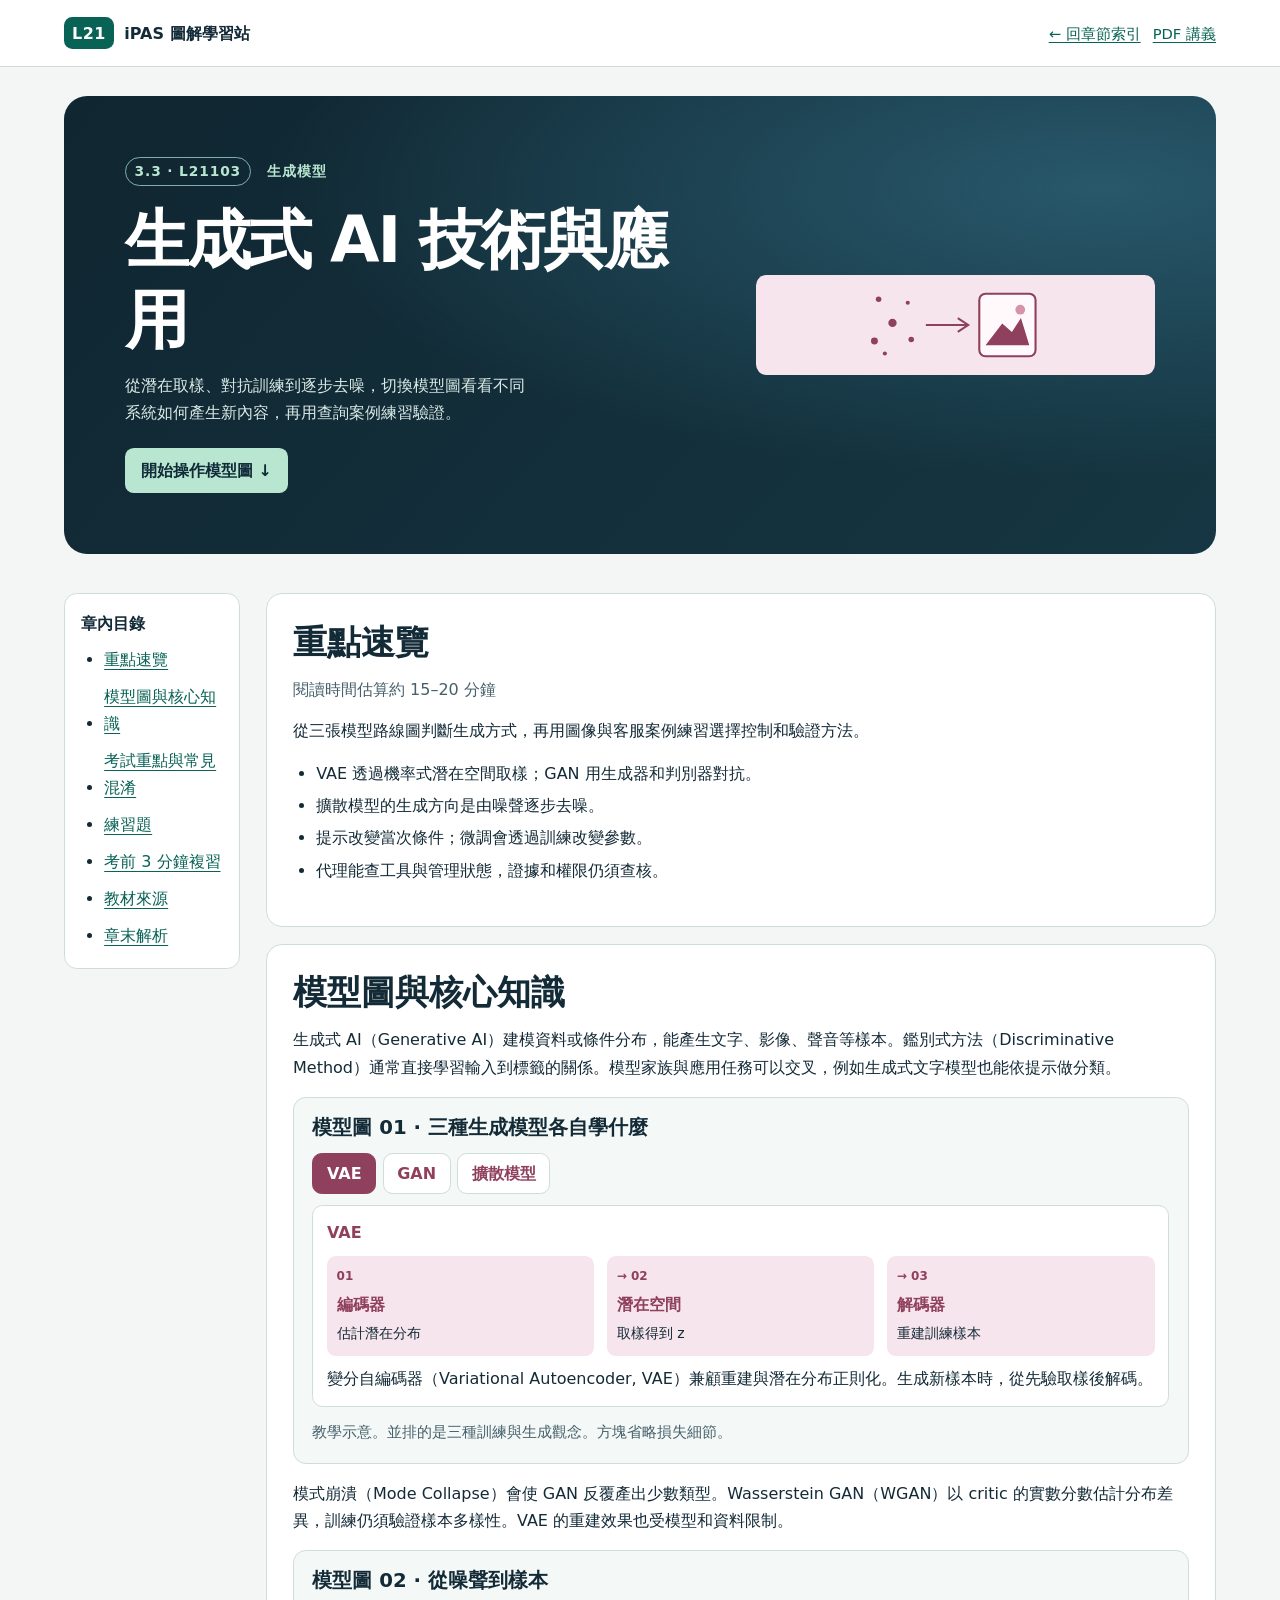
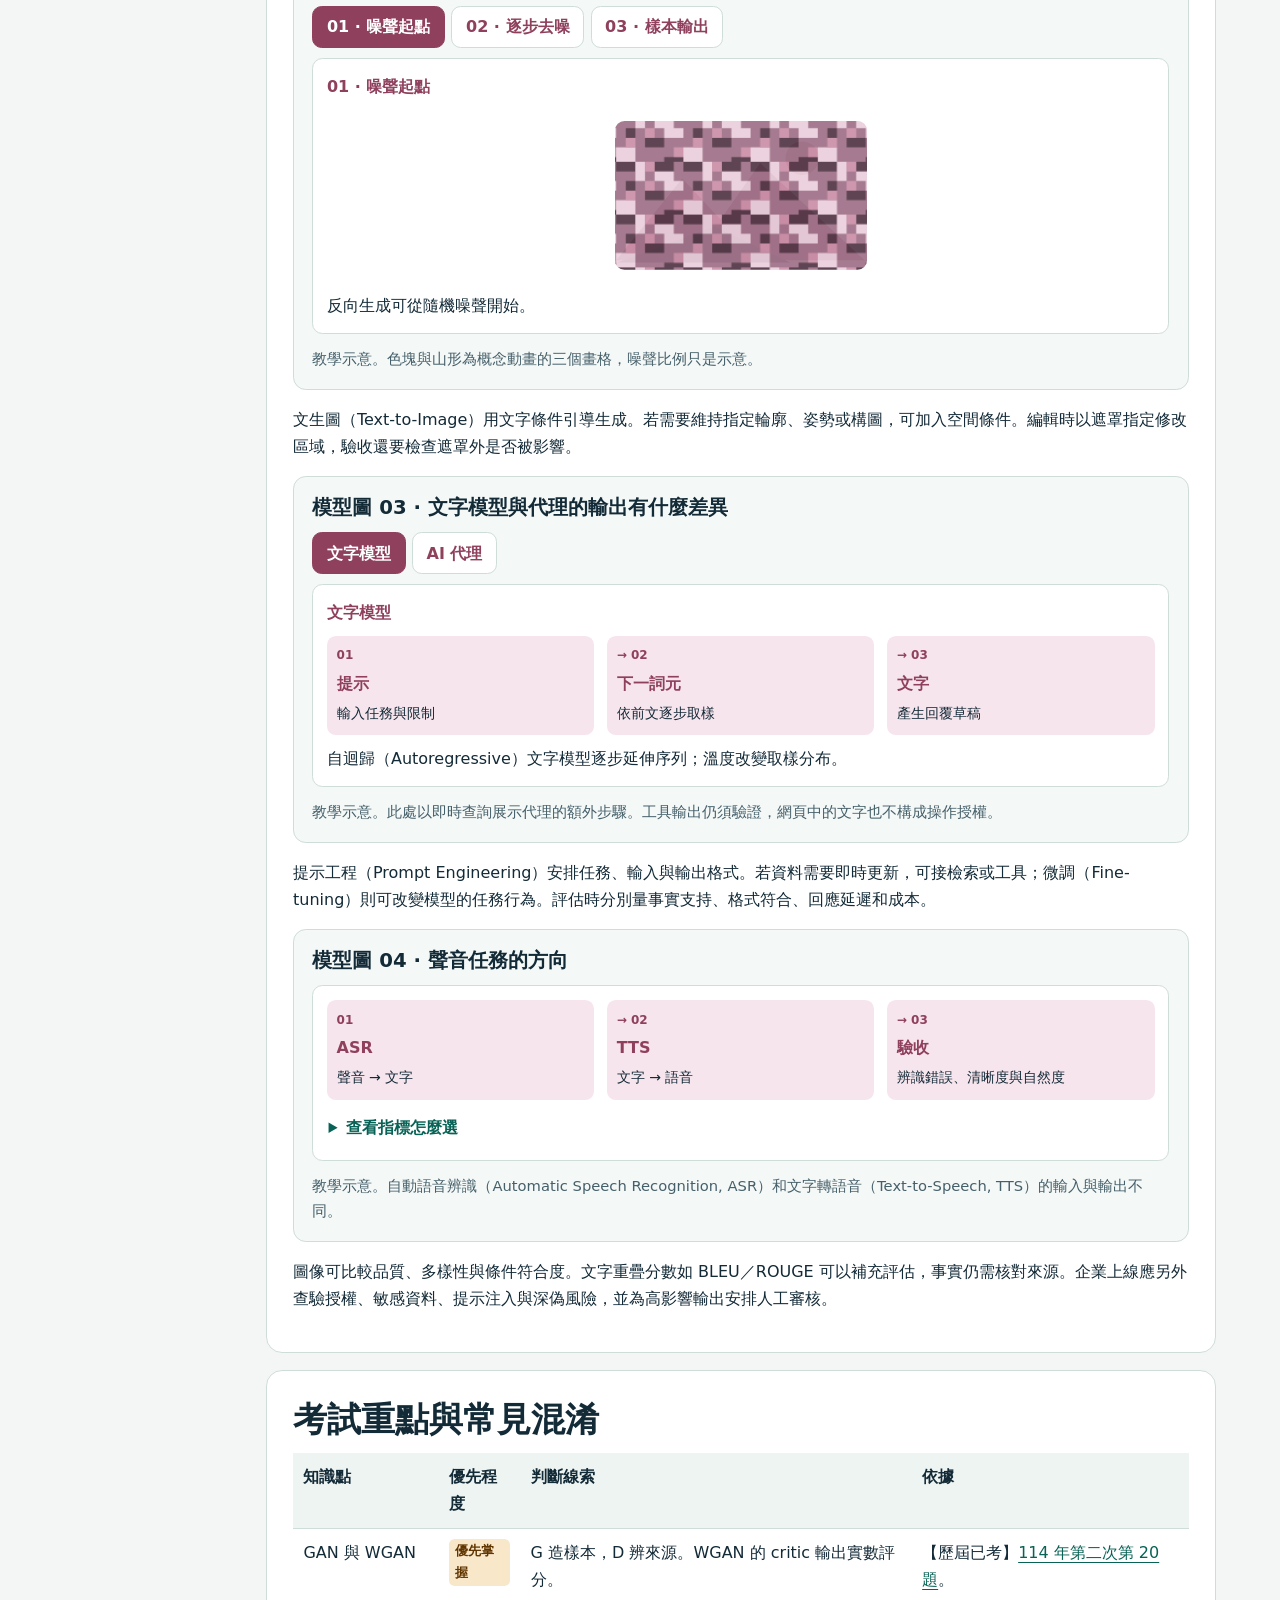
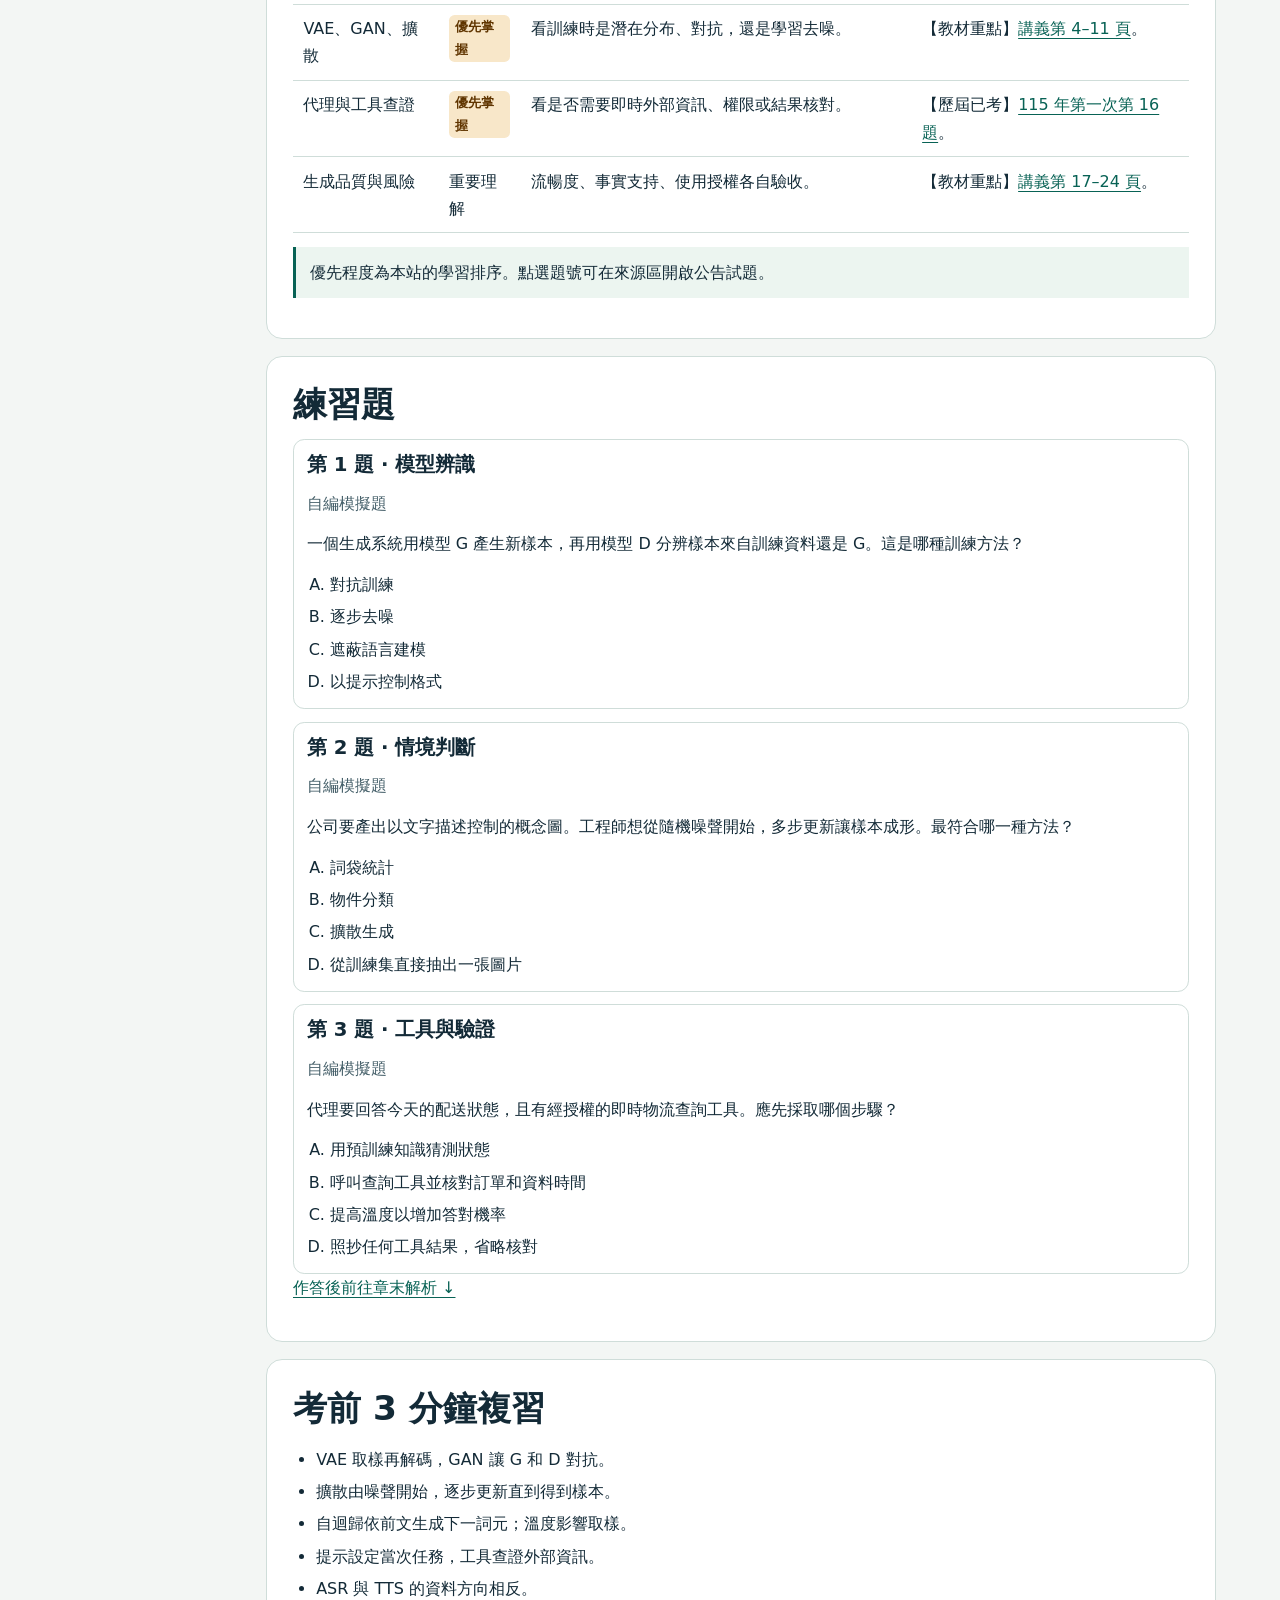
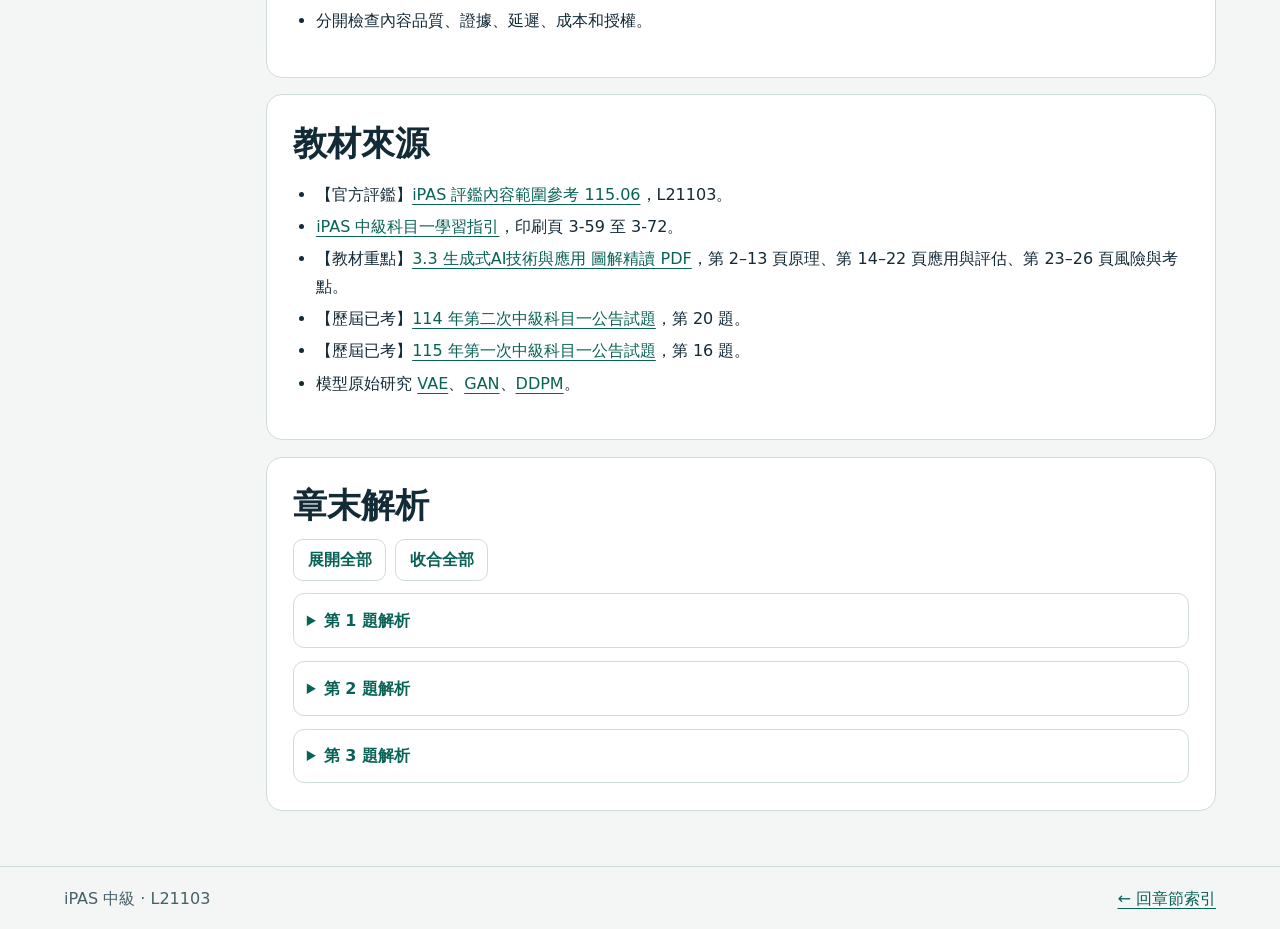
<file: lessons/3-3-generative-ai.html>
<!doctype html>
<html lang="zh-Hant-TW">
<head>
  <meta charset="utf-8">
  <meta name="viewport" content="width=device-width, initial-scale=1">
  <meta name="description" content="生成式 AI 技術與應用的互動模型圖、考點與練習。">
  <title>3.3 生成式 AI 技術與應用｜iPAS 圖解學習站</title>
  <link rel="stylesheet" href="../assets/css/site.css">
  <script defer src="../assets/js/site.js"></script>
</head>
<body class="generative">
  <a class="skip" href="#main">跳至主要內容</a>
  <header class="site-header">
    <div class="frame">
      <a class="brand" href="../index.html"><span class="brand-mark">L21</span> iPAS 圖解學習站</a>
      <nav class="top-nav" aria-label="網站導覽"><a href="../index.html#lessons">← 回章節索引</a><a href="../index.html#materials">PDF 講義</a></nav>
    </div>
  </header>
  <main id="main" class="frame" tabindex="-1">
    <div class="hero hero-grid">
      <div>
        <p class="eyebrow hero-kicker"><span>3.3 · L21103</span> 生成模型</p>
        <h1>生成式 AI 技術與應用</h1>
        <p>從潛在取樣、對抗訓練到逐步去噪，切換模型圖看看不同系統如何產生新內容，再用查詢案例練習驗證。</p>
        <a class="button-link" href="#concepts">開始操作模型圖 ↓</a>
      </div>
      <svg class="chapter-art" viewBox="0 0 320 144" role="img" aria-label="由雜訊逐步生成影像" xmlns="http://www.w3.org/2000/svg"><g fill="currentColor"><circle cx="49" cy="35" r="4"/><circle cx="69" cy="69" r="6"/><circle cx="43" cy="95" r="5"/><circle cx="91" cy="40" r="3"/><circle cx="96" cy="93" r="4"/><circle cx="58" cy="113" r="3"/></g><path d="M117 72h61m-15-10 15 10-15 10" fill="none" stroke="currentColor" stroke-width="3"/><rect x="194" y="27" width="81" height="90" rx="9" fill="#fff9fb" stroke="currentColor" stroke-width="3"/><path d="M203 101l24-31 14 12 13-20 12 39z" fill="currentColor"/><circle cx="253" cy="50" r="7" fill="#d594a9"/></svg>
    </div>
    <div class="lesson-grid">
      <nav class="toc" aria-label="章內目錄">
        <strong>章內目錄</strong>
        <ul>
          <li><a href="#overview">重點速覽</a></li>
          <li><a href="#concepts">模型圖與核心知識</a></li>
          <li><a href="#exam-focus">考試重點與常見混淆</a></li>
          <li><a href="#practice">練習題</a></li>
          <li><a href="#review">考前 3 分鐘複習</a></li>
          <li><a href="#sources">教材來源</a></li>
          <li><a href="#answers">章末解析</a></li>
        </ul>
      </nav>
      <div class="lesson-content">
        <section id="overview">
          <h2>重點速覽</h2>
          <p class="meta">閱讀時間估算約 15–20 分鐘</p><p>從三張模型路線圖判斷生成方式，再用圖像與客服案例練習選擇控制和驗證方法。</p><ul><li>VAE 透過機率式潛在空間取樣；GAN 用生成器和判別器對抗。</li><li>擴散模型的生成方向是由噪聲逐步去噪。</li><li>提示改變當次條件；微調會透過訓練改變參數。</li><li>代理能查工具與管理狀態，證據和權限仍須查核。</li></ul>
        </section>
        <section id="concepts">
          <h2>模型圖與核心知識</h2>
          <p>生成式 AI（Generative AI）建模資料或條件分布，能產生文字、影像、聲音等樣本。鑑別式方法（Discriminative Method）通常直接學習輸入到標籤的關係。模型家族與應用任務可以交叉，例如生成式文字模型也能依提示做分類。</p>
          <figure class="model-demo" id="gen-family" data-model-demo aria-labelledby="gen-family-title">
            <h3 id="gen-family-title">模型圖 01 · 三種生成模型各自學什麼</h3>
            <div class="model-controls" data-model-controls role="group" aria-label="模型圖 01 · 三種生成模型各自學什麼" hidden>
              <button type="button" data-model-select="vae">VAE</button>
              <button type="button" data-model-select="gan">GAN</button>
              <button type="button" data-model-select="diffusion">擴散模型</button>
            </div>
            <div class="model-state" data-model-state="vae">
              <strong>VAE</strong>
              <ol class="model-flow"><li><span class="step-index">01</span><strong>編碼器</strong><span>估計潛在分布</span></li><li><span class="step-index">→ 02</span><strong>潛在空間</strong><span>取樣得到 z</span></li><li><span class="step-index">→ 03</span><strong>解碼器</strong><span>重建訓練樣本</span></li></ol>
              <p>變分自編碼器（Variational Autoencoder, VAE）兼顧重建與潛在分布正則化。生成新樣本時，從先驗取樣後解碼。</p>
            </div>
            <div class="model-state" data-model-state="gan">
              <strong>GAN</strong>
              <ol class="model-flow"><li><span class="step-index">01</span><strong>生成器 G</strong><span>從隨機輸入造樣本</span></li><li><span class="step-index">→ 02</span><strong>判別器 D</strong><span>比較真實與生成樣本</span></li><li><span class="step-index">→ 03</span><strong>對抗回饋</strong><span>兩方依各自目標更新</span></li></ol>
              <p>生成對抗網路（Generative Adversarial Network, GAN）由 G 和 D 對抗學習。生成階段通常由 G 產出樣本。</p>
            </div>
            <div class="model-state" data-model-state="diffusion">
              <strong>擴散模型</strong>
              <ol class="model-flow"><li><span class="step-index">01</span><strong>訓練資料</strong><span>在不同時間步加入噪聲</span></li><li><span class="step-index">→ 02</span><strong>學習去噪</strong><span>估計噪聲或等價目標</span></li><li><span class="step-index">→ 03</span><strong>生成</strong><span>由噪聲反覆去噪</span></li></ol>
              <p>擴散模型（Diffusion Model）學會反向轉換。部分模型在潛在空間去噪，最後才解碼成影像。</p>
            </div>
            <figcaption>教學示意。並排的是三種訓練與生成觀念。方塊省略損失細節。</figcaption>
          </figure>
          <p>模式崩潰（Mode Collapse）會使 GAN 反覆產出少數類型。Wasserstein GAN（WGAN）以 critic 的實數分數估計分布差異，訓練仍須驗證樣本多樣性。VAE 的重建效果也受模型和資料限制。</p>
          <figure class="model-demo" id="gen-noise" data-model-demo aria-labelledby="gen-noise-title">
            <h3 id="gen-noise-title">模型圖 02 · 從噪聲到樣本</h3>
            <div class="model-controls" data-model-controls role="group" aria-label="模型圖 02 · 從噪聲到樣本" hidden>
              <button type="button" data-model-select="noise">01 · 噪聲起點</button>
              <button type="button" data-model-select="structure">02 · 逐步去噪</button>
              <button type="button" data-model-select="sample">03 · 樣本輸出</button>
            </div>
            <div class="model-state" data-model-state="noise">
              <strong>01 · 噪聲起點</strong>
              <svg class="model-scene" viewBox="0 0 320 144" role="img" aria-label="畫面大多由隨機色塊構成" xmlns="http://www.w3.org/2000/svg"><rect x="55" y="10" width="210" height="124" rx="8" fill="#f6dde7"/><circle cx="211" cy="41" r="14" fill="#b36680"/><path d="M56 126L111 58l32 34 33-47 87 81Z" fill="#8f405d"/><path d="M57 128l81-30 63 30Z" fill="#55324a"/>
      <defs><pattern id="noise-high" width="56" height="44" patternUnits="userSpaceOnUse">
        <rect width="56" height="44" fill="#a0748a"/>
        <path d="M0 0h16v8H0Zm32 0h16v8H32ZM8 16h8v8H8Zm16 8h16v8H24Zm16 16h16v4H40Z" fill="#543949"/>
        <path d="M16 0h8v16h-8ZM0 32h16v12H0ZM40 16h16v8H40ZM32 8h16v8H32Z" fill="#ead1dd"/>
        <path d="M24 0h8v8h-8Zm0 16h8v8h-8ZM8 24h8v8H8ZM48 32h8v8h-8Z" fill="#cc92a9"/>
      </pattern></defs>
      <rect x="55" y="10" width="210" height="124" rx="8" fill="url(#noise-high)" opacity=".93"/>
    </svg>
              <p>反向生成可從隨機噪聲開始。</p>
            </div>
            <div class="model-state" data-model-state="structure">
              <strong>02 · 逐步去噪</strong>
              <svg class="model-scene" viewBox="0 0 320 144" role="img" aria-label="雜訊中的山形逐漸可辨認" xmlns="http://www.w3.org/2000/svg"><rect x="55" y="10" width="210" height="124" rx="8" fill="#f6dde7"/><circle cx="211" cy="41" r="14" fill="#b36680"/><path d="M56 126L111 58l32 34 33-47 87 81Z" fill="#8f405d"/><path d="M57 128l81-30 63 30Z" fill="#55324a"/>
      <defs><pattern id="noise-mid" width="56" height="44" patternUnits="userSpaceOnUse">
        <rect width="56" height="44" fill="#a0748a"/>
        <path d="M0 0h16v8H0Zm32 0h16v8H32ZM8 16h8v8H8Zm16 8h16v8H24Zm16 16h16v4H40Z" fill="#543949"/>
        <path d="M16 0h8v16h-8ZM0 32h16v12H0ZM40 16h16v8H40ZM32 8h16v8H32Z" fill="#ead1dd"/>
        <path d="M24 0h8v8h-8Zm0 16h8v8h-8ZM8 24h8v8H8ZM48 32h8v8h-8Z" fill="#cc92a9"/>
      </pattern></defs>
      <rect x="55" y="10" width="210" height="124" rx="8" fill="url(#noise-mid)" opacity=".49"/>
    </svg>
              <p>模型反覆估計去噪方向。文字條件可以在去噪過程影響生成方向。</p>
            </div>
            <div class="model-state" data-model-state="sample">
              <strong>03 · 樣本輸出</strong>
              <svg class="model-scene" viewBox="0 0 320 144" role="img" aria-label="顯示山形和太陽的最終樣本" xmlns="http://www.w3.org/2000/svg"><rect x="55" y="10" width="210" height="124" rx="8" fill="#f6dde7"/><circle cx="211" cy="41" r="14" fill="#b36680"/><path d="M56 126L111 58l32 34 33-47 87 81Z" fill="#8f405d"/><path d="M57 128l81-30 63 30Z" fill="#55324a"/></svg>
              <p>多步更新後得到樣本。若運算在潛在空間進行，最後以解碼器轉成圖片。</p>
            </div>
            <figcaption>教學示意。色塊與山形為概念動畫的三個畫格，噪聲比例只是示意。</figcaption>
          </figure>
          <p>文生圖（Text-to-Image）用文字條件引導生成。若需要維持指定輪廓、姿勢或構圖，可加入空間條件。編輯時以遮罩指定修改區域，驗收還要檢查遮罩外是否被影響。</p>
          <figure class="model-demo" id="gen-use" data-model-demo aria-labelledby="gen-use-title">
            <h3 id="gen-use-title">模型圖 03 · 文字模型與代理的輸出有什麼差異</h3>
            <div class="model-controls" data-model-controls role="group" aria-label="模型圖 03 · 文字模型與代理的輸出有什麼差異" hidden>
              <button type="button" data-model-select="text">文字模型</button>
              <button type="button" data-model-select="agent">AI 代理</button>
            </div>
            <div class="model-state" data-model-state="text">
              <strong>文字模型</strong>
              <ol class="model-flow"><li><span class="step-index">01</span><strong>提示</strong><span>輸入任務與限制</span></li><li><span class="step-index">→ 02</span><strong>下一詞元</strong><span>依前文逐步取樣</span></li><li><span class="step-index">→ 03</span><strong>文字</strong><span>產生回覆草稿</span></li></ol>
              <p>自迴歸（Autoregressive）文字模型逐步延伸序列；溫度改變取樣分布。</p>
            </div>
            <div class="model-state" data-model-state="agent">
              <strong>AI 代理</strong>
              <ol class="model-flow"><li><span class="step-index">01</span><strong>判斷</strong><span>需要即時資料</span></li><li><span class="step-index">→ 02</span><strong>使用工具</strong><span>依權限查資料</span></li><li><span class="step-index">→ 03</span><strong>檢查證據</strong><span>驗證日期、來源與結果</span></li><li><span class="step-index">→ 04</span><strong>回覆</strong><span>引用依據或說明缺口</span></li></ol>
              <p>代理（AI Agent）結合模型、狀態、工具與控制。涉及敏感操作時，依權限與核准流程執行。</p>
            </div>
            <figcaption>教學示意。此處以即時查詢展示代理的額外步驟。工具輸出仍須驗證，網頁中的文字也不構成操作授權。</figcaption>
          </figure>
          <p>提示工程（Prompt Engineering）安排任務、輸入與輸出格式。若資料需要即時更新，可接檢索或工具；微調（Fine-tuning）則可改變模型的任務行為。評估時分別量事實支持、格式符合、回應延遲和成本。</p>
          <figure class="model-demo" id="gen-modal" aria-labelledby="gen-modal-title">
            <h3 id="gen-modal-title">模型圖 04 · 聲音任務的方向</h3>
            <div class="model-state">
              <ol class="model-flow"><li><span class="step-index">01</span><strong>ASR</strong><span>聲音 → 文字</span></li><li><span class="step-index">→ 02</span><strong>TTS</strong><span>文字 → 語音</span></li><li><span class="step-index">→ 03</span><strong>驗收</strong><span>辨識錯誤、清晰度與自然度</span></li></ol>
              <details class="preview" data-preview><summary>查看指標怎麼選</summary><p class="preview-panel">語音辨識可看字錯誤率或詞錯誤率；合成語音可另評自然度、可懂度與延遲。</p></details>
            </div>
            <figcaption>教學示意。自動語音辨識（Automatic Speech Recognition, ASR）和文字轉語音（Text-to-Speech, TTS）的輸入與輸出不同。</figcaption>
          </figure>
          <p>圖像可比較品質、多樣性與條件符合度。文字重疊分數如 BLEU／ROUGE 可以補充評估，事實仍需核對來源。企業上線應另外查驗授權、敏感資料、提示注入與深偽風險，並為高影響輸出安排人工審核。</p>
        </section>
        <section id="exam-focus">
          <h2>考試重點與常見混淆</h2>
          <div class="table-wrap" role="region" aria-label="考點表格，可水平捲動" tabindex="0">
            <table>
              <thead><tr><th scope="col">知識點</th><th scope="col">優先程度</th><th scope="col">判斷線索</th><th scope="col">依據</th></tr></thead>
              <tbody>
                <tr><td>GAN 與 WGAN</td><td><span class="badge">優先掌握</span></td><td>G 造樣本，D 辨來源。WGAN 的 critic 輸出實數評分。</td><td>【歷屆已考】<a href="#source-114">114 年第二次第 20 題</a>。</td></tr>
                <tr><td>VAE、GAN、擴散</td><td><span class="badge">優先掌握</span></td><td>看訓練時是潛在分布、對抗，還是學習去噪。</td><td>【教材重點】<a href="#source-notes">講義第 4–11 頁</a>。</td></tr>
                <tr><td>代理與工具查證</td><td><span class="badge">優先掌握</span></td><td>看是否需要即時外部資訊、權限或結果核對。</td><td>【歷屆已考】<a href="#source-115">115 年第一次第 16 題</a>。</td></tr>
                <tr><td>生成品質與風險</td><td>重要理解</td><td>流暢度、事實支持、使用授權各自驗收。</td><td>【教材重點】<a href="#source-notes">講義第 17–24 頁</a>。</td></tr>
              </tbody>
            </table>
          </div>
          <p class="note">優先程度為本站的學習排序。點選題號可在來源區開啟公告試題。</p>
        </section>
        <section id="practice">
          <h2>練習題</h2>
          <article class="question"><h3>第 1 題 · 模型辨識</h3><p class="meta">自編模擬題</p><p>一個生成系統用模型 G 產生新樣本，再用模型 D 分辨樣本來自訓練資料還是 G。這是哪種訓練方法？</p><ol type="A"><li>對抗訓練</li><li>逐步去噪</li><li>遮蔽語言建模</li><li>以提示控制格式</li></ol></article>
          <article class="question"><h3>第 2 題 · 情境判斷</h3><p class="meta">自編模擬題</p><p>公司要產出以文字描述控制的概念圖。工程師想從隨機噪聲開始，多步更新讓樣本成形。最符合哪一種方法？</p><ol type="A"><li>詞袋統計</li><li>物件分類</li><li>擴散生成</li><li>從訓練集直接抽出一張圖片</li></ol></article>
          <article class="question"><h3>第 3 題 · 工具與驗證</h3><p class="meta">自編模擬題</p><p>代理要回答今天的配送狀態，且有經授權的即時物流查詢工具。應先採取哪個步驟？</p><ol type="A"><li>用預訓練知識猜測狀態</li><li>呼叫查詢工具並核對訂單和資料時間</li><li>提高溫度以增加答對機率</li><li>照抄任何工具結果，省略核對</li></ol></article>
          <p><a href="#answers">作答後前往章末解析 ↓</a></p>
        </section>
        <section id="review">
          <h2>考前 3 分鐘複習</h2>
          <ul><li>VAE 取樣再解碼，GAN 讓 G 和 D 對抗。</li><li>擴散由噪聲開始，逐步更新直到得到樣本。</li><li>自迴歸依前文生成下一詞元；溫度影響取樣。</li><li>提示設定當次任務，工具查證外部資訊。</li><li>ASR 與 TTS 的資料方向相反。</li><li>分開檢查內容品質、證據、延遲、成本和授權。</li></ul>
        </section>
        <section id="sources">
          <h2>教材來源</h2>
          <ul class="source-list">
            <li>【官方評鑑】<a href="https://www.ipas.org.tw/api/proxy/uploads/certification_attachment/8039a24c849c4fb4a6dd7f942576d4f8/AI應用規劃師能力鑑定_評鑑內容範圍參考_11506_20260602161501.pdf">iPAS 評鑑內容範圍參考 115.06</a>，L21103。</li>
            <li><a href="https://www.ipas.org.tw/api/proxy/uploads/certification_resource/bf93f438f7be48d295c1b40a34d79f3d/AI%E6%87%89%E7%94%A8%E8%A6%8F%E5%8A%83%E5%B8%AB%28%E4%B8%AD%E7%B4%9A%29-%E5%AD%B8%E7%BF%92%E6%8C%87%E5%BC%95-%E7%A7%91%E7%9B%AE1%E4%BA%BA%E5%B7%A5%E6%99%BA%E6%85%A7%E6%8A%80%E8%A1%93%E6%87%89%E7%94%A8%E8%A6%8F%E5%8A%83_20251222101833.pdf">iPAS 中級科目一學習指引</a>，印刷頁 3-59 至 3-72。</li>
            <li id="source-notes">【教材重點】<a href="../material/iPAS%E4%B8%AD%E7%B4%9A_L21_3.3_%E7%94%9F%E6%88%90%E5%BC%8FAI%E6%8A%80%E8%A1%93%E8%88%87%E6%87%89%E7%94%A8_%E5%9C%96%E8%A7%A3%E7%B2%BE%E8%AE%80.pdf">3.3 生成式AI技術與應用 圖解精讀 PDF</a>，第 2–13 頁原理、第 14–22 頁應用與評估、第 23–26 頁風險與考點。</li>
            <li id="source-114">【歷屆已考】<a href="https://www.ipas.org.tw/api/proxy/uploads/certification_resource/bf93f438f7be48d295c1b40a34d79f3d/114%E5%B9%B4%E7%AC%AC%E4%BA%8C%E6%A2%AF%E6%AC%A1%E4%B8%AD%E7%B4%9AAI%E6%87%89%E7%94%A8%E8%A6%8F%E5%8A%83%E5%B8%AB%E7%AC%AC%E4%B8%80%E7%A7%91%E4%BA%BA%E5%B7%A5%E6%99%BA%E6%85%A7%E6%8A%80%E8%A1%93%E6%87%89%E7%94%A8%E8%88%87%E8%A6%8F%E5%8A%83%28%E7%95%B6%E6%AC%A1%E8%A9%A6%E9%A1%8C%E5%85%AC%E5%91%8A114_20251226000616.pdf">114 年第二次中級科目一公告試題</a>，第 20 題。</li>
            <li id="source-115">【歷屆已考】<a href="https://www.ipas.org.tw/api/proxy/uploads/certification_resource/bf93f438f7be48d295c1b40a34d79f3d/115%E5%B9%B4%E7%AC%AC%E4%B8%80%E6%AC%A1%E4%B8%AD%E7%B4%9AAI%E6%87%89%E7%94%A8%E8%A6%8F%E5%8A%83%E5%B8%AB_%E7%AC%AC%E4%B8%80%E7%A7%91_%E4%BA%BA%E5%B7%A5%E6%99%BA%E6%85%A7%E6%8A%80%E8%A1%93%E6%87%89%E7%94%A8%E8%88%87%E8%A6%8F%E5%8A%83_%E5%85%AC%E5%91%8A%E8%A9%A6%E9%A1%8C_20260615003359.pdf">115 年第一次中級科目一公告試題</a>，第 16 題。</li>
            <li>模型原始研究 <a href="https://arxiv.org/abs/1312.6114">VAE</a>、<a href="https://arxiv.org/abs/1406.2661">GAN</a>、<a href="https://arxiv.org/abs/2006.11239">DDPM</a>。</li>
          </ul>
        </section>
        <section id="answers">
          <h2>章末解析</h2>
          <div class="answer-controls" data-answer-controls hidden>
            <button type="button" value="open">展開全部</button><button type="button" value="close">收合全部</button>
          </div>
          <details class="answer"><summary>第 1 題解析</summary><p><strong>正確答案 A。</strong>G 與 D 有對抗的訓練目標。</p><ol type="A"><li>G 生成，D 區分樣本來源。</li><li>逐步去噪是擴散模型的典型路徑。</li><li>遮蔽預測是語言預訓練目標。</li><li>提示控制影響當次輸出。</li></ol><p><a href="#gen-family">回看對應模型圖</a></p></details>
          <details class="answer"><summary>第 2 題解析</summary><p><strong>正確答案 C。</strong>擴散的典型反向生成流程反覆去噪，並可利用文字條件。</p><ol type="A"><li>詞袋計數不生成圖像。</li><li>分類輸出通常是標籤或分數。</li><li>去噪與條件生成符合描述。</li><li>直接抽圖沒有多步去噪。</li></ol><p><a href="#gen-noise">回看對應模型圖</a></p></details>
          <details class="answer"><summary>第 3 題解析</summary><p><strong>正確答案 B。</strong>即時狀態需要查詢當前資料，並核對來源、訂單及時間。</p><ol type="A"><li>模型權重無法直接提供今天的查詢結果。</li><li>授權工具與結果驗證一起滿足需求。</li><li>取樣設定無法補足事實來源。</li><li>回傳資料仍可能過時、失敗或與訂單不符。</li></ol><p><a href="#gen-use">回看對應模型圖</a></p></details>
        </section>
      </div>
    </div>
  </main>
  <footer class="site-footer"><div class="frame"><p>iPAS 中級 · L21103</p><a href="../index.html#lessons">← 回章節索引</a></div></footer>
</body>
</html>
</file>
<file: assets/css/site.css>
:root {
  color-scheme: light;
  --bg: #f3f6f4;
  --paper: #fff;
  --ink: #132a37;
  --muted: #46606a;
  --navy: #112b39;
  --teal: #086255;
  --mint: #b9e6d1;
  --line: #cfddd9;
  --focus: #ae5500;
  --radius: 1rem;
  --max: 72rem;
  font-family: system-ui, "PingFang TC", "Microsoft JhengHei", sans-serif;
  line-height: 1.7;
}
*, *::before, *::after { box-sizing: border-box; }
[hidden] { display: none !important; }
body { margin: 0; background: var(--bg); color: var(--ink); }
a { color: var(--teal); text-underline-offset: .22em; }
a:hover { text-decoration-thickness: .15em; }
a:focus-visible, summary:focus-visible, button:focus-visible, [tabindex]:focus-visible {
  outline: .16rem solid var(--focus);
  outline-offset: .18rem;
}
button, summary { cursor: pointer; font: inherit; }
button { border: 1px solid var(--line); border-radius: .6rem; background: var(--paper); color: var(--teal); padding: .38rem .85rem; font-weight: 700; }
img, svg { max-width: 100%; }
p { margin: 0 0 .85rem; }
h1, h2, h3 { line-height: 1.25; margin: 0 0 .75rem; }
h1 { font-size: clamp(2.05rem, 6vw, 4rem); letter-spacing: -.035em; }
h2 { font-size: clamp(1.55rem, 4vw, 2.15rem); }
h3 { font-size: 1.23rem; }
code { background: #e9f0ed; border-radius: .25rem; padding: .12em .33em; color: var(--navy); }
ol, ul { padding-inline-start: 1.45rem; }
li + li { margin-top: .32rem; }
.frame { width: min(var(--max), calc(100% - 2.5rem)); margin-inline: auto; }
.skip { position: absolute; inset: .5rem auto auto 1rem; transform: translateY(-200%); z-index: 2; padding: .5rem 1rem; background: var(--paper); }
.skip:focus { transform: translateY(0); }
.site-header { background: var(--paper); border-bottom: 1px solid var(--line); }
.site-header .frame, .site-footer .frame { display: flex; align-items: center; justify-content: space-between; gap: .6rem 1.25rem; flex-wrap: wrap; }
.site-header .frame { min-height: 4.15rem; padding-block: .6rem; }
.site-footer { border-top: 1px solid var(--line); padding-block: 1.1rem; color: var(--muted); }
.site-footer p { margin: 0; }
.brand { display: inline-flex; align-items: center; gap: .65rem; color: var(--ink); font-weight: 800; text-decoration: none; }
.brand-mark { color: #fff; background: var(--teal); border-radius: .52rem; padding: .15rem .5rem; letter-spacing: .03em; }
.top-nav { display: flex; flex-wrap: wrap; gap: .75rem; font-size: .92rem; }
.eyebrow, .chapter-no { font-size: .86rem; color: var(--teal); font-weight: 800; letter-spacing: .065em; }
.hero { padding: clamp(1.65rem, 5vw, 3.8rem); background: var(--navy); color: #fff; border-radius: 1.45rem; margin-block: 1.8rem 2.45rem; }
.hero p { max-width: 40ch; color: #dbeae7; }
.hero .eyebrow { color: var(--mint); }
.hero .accent { color: var(--mint); }
.hero-grid { display: grid; grid-template-columns: minmax(0, 1.5fr) minmax(0, 1fr); align-items: center; gap: 2rem; }
.hero-figure { display: block; width: min(100%, 24rem); margin: auto; }
.button-link { display: inline-block; margin-top: .5rem; padding: .58rem 1rem; background: var(--mint); border-radius: .55rem; color: var(--navy); font-weight: 800; text-decoration: none; }
.button-link:hover { background: #d2f4e5; }
.hero .button-link:focus-visible { outline-color: #ffd48a; }
.home-section { margin-block: 2.4rem; }
.section-note, .meta { color: var(--muted); }
.lesson-card { display: grid; align-items: start; grid-template-columns: 4.4rem minmax(0, 1fr); gap: .65rem 1rem; background: var(--paper); border: 1px solid var(--line); border-radius: var(--radius); padding: 1.3rem; }
.lesson-card p:last-child, details p:last-child { margin-bottom: 0; }
.lesson-card .chapter-no { justify-self: start; padding: .3rem .5rem; background: #e8f4ee; border-radius: .4rem; }
.card-link { display: inline-block; margin-bottom: .4rem; font-weight: 750; }
.preview { color: var(--muted); }
.preview > summary { width: fit-content; max-width: 100%; padding: .3rem .1rem; color: var(--teal); font-weight: 730; }
.preview[open] > summary { margin-bottom: .18rem; }
.preview-panel { border-inline-start: .18rem solid #77ab9b; padding: .35rem .7rem; margin: 0; color: var(--ink); }
.preview-panel ul { margin: 0; }
.reading-steps { display: grid; grid-template-columns: repeat(3, minmax(0, 1fr)); gap: .8rem; list-style: none; padding: 0; }
.reading-steps li { margin: 0; padding: .95rem; background: #e8f1ed; border-radius: .65rem; }
.reading-steps strong { color: var(--teal); display: block; }
.materials { columns: 2; column-gap: 2.3rem; }
.materials li { break-inside: avoid; margin: 0 0 .45rem; }
.lesson-grid { display: grid; grid-template-columns: 11rem minmax(0, 1fr); align-items: start; gap: 1.6rem; margin-bottom: 2.4rem; }
.toc { position: sticky; top: 1rem; padding: 1rem; background: var(--paper); border: 1px solid var(--line); border-radius: .8rem; }
.toc strong { display: block; margin-bottom: .35rem; }
.toc ul { margin: 0; }
.toc a { display: inline-block; padding-block: .15rem; }
.lesson-content > section { padding: clamp(1rem, 3vw, 1.65rem); margin-bottom: 1.05rem; background: var(--paper); border: 1px solid var(--line); border-radius: var(--radius); scroll-margin-top: 1rem; }
#concepts nav { margin-bottom: 1rem; }
.topic { margin-top: 1.4rem; padding-top: 1.2rem; border-top: 1px solid var(--line); }
figcaption { margin-top: .6rem; color: var(--muted); font-size: .92rem; }
.note { padding: .75rem .9rem; border-inline-start: .24rem solid var(--teal); background: #ecf5f0; }
.table-wrap { overflow-x: auto; }
table { width: 100%; min-width: 31rem; border-collapse: collapse; text-align: start; }
th, td { border-bottom: 1px solid var(--line); text-align: start; vertical-align: top; padding: .65rem; }
th { background: #eef4f2; }
.badge { display: inline-block; border-radius: .35rem; background: #f8e7c9; color: #603500; padding: .04rem .38rem; font-size: .83rem; font-weight: 750; }
.question, .answer { border: 1px solid var(--line); border-radius: .7rem; margin-top: .8rem; padding: .8rem; }
.question ol, .answer ol { margin-block: .4rem 0; }
.answer > summary { color: var(--teal); font-weight: 750; }
.answer[open] > summary { margin-bottom: .65rem; }
.answer-controls { display: flex; flex-wrap: wrap; gap: .55rem; }
.source-list { overflow-wrap: anywhere; }
@media (max-width: 47rem) {
  .hero-grid, .lesson-grid { grid-template-columns: minmax(0, 1fr); }
  .hero-figure { max-width: 16rem; }
  .hero-grid { gap: .8rem; }
  .toc { position: static; }
  .toc ul { display: grid; grid-template-columns: repeat(2, minmax(0, 1fr)); }
}
@media (max-width: 34rem) {
  .frame { width: calc(100% - 1.45rem); }
  .hero { margin-top: 1rem; }
  .reading-steps, .lesson-card { grid-template-columns: minmax(0, 1fr); }
  .materials { columns: 1; }
  .preview > summary { padding-block: .5rem; }
}

/* Chapter accents and the shared visual model components. */
body { --model: #086255; --model-soft: #d8f0e8; }
.vision { --model: #2c559b; --model-soft: #e1ebff; }
.generative { --model: #8f405d; --model-soft: #f7e5ed; }
.hero {
  position: relative;
  isolation: isolate;
  background:
    radial-gradient(ellipse at 90% 20%, #28586b 0%, transparent 56%),
    linear-gradient(132deg, #102631, #153642);
}
.hero-kicker { display: flex; gap: .6rem 1rem; flex-wrap: wrap; align-items: center; }
.hero-kicker span { padding: .12rem .55rem; border: 1px solid #7eb1aa; border-radius: 4rem; }
.hero-figure { color: #c0efda; filter: drop-shadow(0 0 .9rem #77d8ae40); }
.home-chapters { display: grid; grid-template-columns: repeat(3, minmax(0, 1fr)); gap: 1rem; align-items: start; }
.home-chapters .lesson-card {
  display: flex;
  flex-direction: column;
  gap: .75rem;
  border-top: .22rem solid var(--model);
  min-width: 0;
}
.home-chapters .lesson-card h3 { margin-bottom: .3rem; }
.home-chapters .lesson-card .chapter-no { align-self: flex-start; color: var(--model); background: var(--model-soft); }
.home-chapters ul.preview-panel { padding-inline-start: 1.45rem; }
.chapter-art {
  width: 100%;
  height: 6.25rem;
  color: var(--model);
  background: var(--model-soft);
  border-radius: .65rem;
  display: block;
}
.model-demo {
  margin: 1rem 0;
  padding: clamp(.75rem, 2.4vw, 1.15rem);
  border: 1px solid var(--line);
  border-radius: .8rem;
  background: #f4f8f7;
}
.model-demo h3 { margin-bottom: .75rem; }
.model-controls { display: flex; gap: .4rem; flex-wrap: wrap; margin-bottom: .65rem; }
.model-controls button { color: var(--model); min-height: 2.6rem; }
.model-controls button[aria-pressed="true"] {
  background: var(--model);
  color: #fff;
  border-color: var(--model);
}
.model-state {
  display: grid;
  gap: .6rem;
  margin: 0;
  padding: .85rem;
  border: 1px solid var(--line);
  border-radius: .65rem;
  background: var(--paper);
  overflow-wrap: anywhere;
}
.model-state + .model-state { margin-top: .65rem; }
.model-demo[data-model-ready] .model-state { margin-top: 0; }
.model-demo[data-model-ready] .model-state:not([hidden]) { animation: reveal-model .22s ease-out; }
@keyframes reveal-model { from { opacity: .65; } to { opacity: 1; } }
.model-state strong:first-child { color: var(--model); }
.model-state p { margin: 0; }
.model-demo figcaption { margin-top: .75rem; }
.model-flow { list-style: none; display: grid; grid-template-columns: repeat(auto-fit, minmax(min(100%, 8rem), 1fr)); padding: 0; gap: .8rem; margin: 0; }
.model-flow li {
  position: relative;
  display: grid;
  align-content: start;
  gap: .28rem;
  margin: 0;
  border-radius: .55rem;
  background: var(--model-soft);
  color: var(--ink);
  padding: .6rem;
  min-width: 0;
}
.model-flow .step-index { color: var(--model); font-size: .75rem; font-weight: 800; }
.model-flow li > strong { color: var(--model); }
.model-flow li > span:last-child { font-size: .88rem; }
.model-scene { display: block; width: min(100%, 24rem); height: auto; margin-inline: auto; color: var(--model); }
.model-state .tokens { display: flex; align-items: center; flex-wrap: wrap; gap: .36rem; }
.tokens span {
  display: inline-block;
  padding: .25rem .52rem;
  color: var(--model);
  background: var(--model-soft);
  border: 1px solid currentColor;
  border-radius: .35rem;
  font-weight: 700;
}
.matrix-layout { display: flex; flex-wrap: wrap; align-items: center; justify-content: center; gap: .7rem 1.15rem; }
.matrix-wrap { text-align: center; }
.matrix { display: grid; grid-template-columns: repeat(var(--cols), minmax(1.55rem, 1fr)); gap: .15rem; margin: .25rem auto; width: max-content; }
.matrix span { display: grid; place-items: center; min-width: 1.55rem; min-height: 1.55rem; border-radius: .22rem; background: #edf2f1; font-size: .84rem; }
.matrix .highlight { background: var(--model); color: white; font-weight: 750; }
.matrix-caption { font-size: .84rem; color: var(--muted); }
.diagram-key { display: flex; flex-wrap: wrap; justify-content: center; gap: .35rem 1rem; font-size: .85rem; }
.diagram-key span { padding: .15rem .5rem; border-radius: .3rem; background: var(--model-soft); color: var(--model); }
.note { margin-top: .85rem; }
@media (max-width: 55rem) { .home-chapters { grid-template-columns: 1fr; } }
@media (max-width: 34rem) {
  .model-flow { grid-template-columns: 1fr; }
  .model-controls button { flex: 1 1 auto; }
}
@media (prefers-reduced-motion: reduce) { .model-demo[data-model-ready] .model-state { animation: none; } }
</file>
<file: work/GitHub-Upload/assets/css/site.css>
:root {
  color-scheme: light;
  --bg: #f3f6f4;
  --paper: #fff;
  --ink: #132a37;
  --muted: #46606a;
  --navy: #112b39;
  --teal: #086255;
  --mint: #b9e6d1;
  --line: #cfddd9;
  --focus: #ae5500;
  --radius: 1rem;
  --max: 72rem;
  font-family: system-ui, "PingFang TC", "Microsoft JhengHei", sans-serif;
  line-height: 1.7;
}
*, *::before, *::after { box-sizing: border-box; }
[hidden] { display: none !important; }
body { margin: 0; background: var(--bg); color: var(--ink); }
a { color: var(--teal); text-underline-offset: .22em; }
a:hover { text-decoration-thickness: .15em; }
a:focus-visible, summary:focus-visible, button:focus-visible, [tabindex]:focus-visible {
  outline: .16rem solid var(--focus);
  outline-offset: .18rem;
}
button, summary { cursor: pointer; font: inherit; }
button { border: 1px solid var(--line); border-radius: .6rem; background: var(--paper); color: var(--teal); padding: .38rem .85rem; font-weight: 700; }
img, svg { max-width: 100%; }
p { margin: 0 0 .85rem; }
h1, h2, h3 { line-height: 1.25; margin: 0 0 .75rem; }
h1 { font-size: clamp(2.05rem, 6vw, 4rem); letter-spacing: -.035em; }
h2 { font-size: clamp(1.55rem, 4vw, 2.15rem); }
h3 { font-size: 1.23rem; }
code { background: #e9f0ed; border-radius: .25rem; padding: .12em .33em; color: var(--navy); }
ol, ul { padding-inline-start: 1.45rem; }
li + li { margin-top: .32rem; }
.frame { width: min(var(--max), calc(100% - 2.5rem)); margin-inline: auto; }
.skip { position: absolute; inset: .5rem auto auto 1rem; transform: translateY(-200%); z-index: 2; padding: .5rem 1rem; background: var(--paper); }
.skip:focus { transform: translateY(0); }
.site-header { background: var(--paper); border-bottom: 1px solid var(--line); }
.site-header .frame, .site-footer .frame { display: flex; align-items: center; justify-content: space-between; gap: .6rem 1.25rem; flex-wrap: wrap; }
.site-header .frame { min-height: 4.15rem; padding-block: .6rem; }
.site-footer { border-top: 1px solid var(--line); padding-block: 1.1rem; color: var(--muted); }
.site-footer p { margin: 0; }
.brand { display: inline-flex; align-items: center; gap: .65rem; color: var(--ink); font-weight: 800; text-decoration: none; }
.brand-mark { color: #fff; background: var(--teal); border-radius: .52rem; padding: .15rem .5rem; letter-spacing: .03em; }
.top-nav { display: flex; flex-wrap: wrap; gap: .75rem; font-size: .92rem; }
.eyebrow, .chapter-no { font-size: .86rem; color: var(--teal); font-weight: 800; letter-spacing: .065em; }
.hero { padding: clamp(1.65rem, 5vw, 3.8rem); background: var(--navy); color: #fff; border-radius: 1.45rem; margin-block: 1.8rem 2.45rem; }
.hero p { max-width: 40ch; color: #dbeae7; }
.hero .eyebrow { color: var(--mint); }
.hero .accent { color: var(--mint); }
.hero-grid { display: grid; grid-template-columns: minmax(0, 1.5fr) minmax(0, 1fr); align-items: center; gap: 2rem; }
.hero-figure { display: block; width: min(100%, 24rem); margin: auto; }
.button-link { display: inline-block; margin-top: .5rem; padding: .58rem 1rem; background: var(--mint); border-radius: .55rem; color: var(--navy); font-weight: 800; text-decoration: none; }
.button-link:hover { background: #d2f4e5; }
.hero .button-link:focus-visible { outline-color: #ffd48a; }
.home-section { margin-block: 2.4rem; }
.section-note, .meta { color: var(--muted); }
.lesson-card { display: grid; align-items: start; grid-template-columns: 4.4rem minmax(0, 1fr); gap: .65rem 1rem; background: var(--paper); border: 1px solid var(--line); border-radius: var(--radius); padding: 1.3rem; }
.lesson-card p:last-child, details p:last-child { margin-bottom: 0; }
.lesson-card .chapter-no { justify-self: start; padding: .3rem .5rem; background: #e8f4ee; border-radius: .4rem; }
.card-link { display: inline-block; margin-bottom: .4rem; font-weight: 750; }
.preview { color: var(--muted); }
.preview > summary { width: fit-content; max-width: 100%; padding: .3rem .1rem; color: var(--teal); font-weight: 730; }
.preview[open] > summary { margin-bottom: .18rem; }
.preview-panel { border-inline-start: .18rem solid #77ab9b; padding: .35rem .7rem; margin: 0; color: var(--ink); }
.preview-panel ul { margin: 0; }
.reading-steps { display: grid; grid-template-columns: repeat(3, minmax(0, 1fr)); gap: .8rem; list-style: none; padding: 0; }
.reading-steps li { margin: 0; padding: .95rem; background: #e8f1ed; border-radius: .65rem; }
.reading-steps strong { color: var(--teal); display: block; }
.materials { columns: 2; column-gap: 2.3rem; }
.materials li { break-inside: avoid; margin: 0 0 .45rem; }
.lesson-grid { display: grid; grid-template-columns: 11rem minmax(0, 1fr); align-items: start; gap: 1.6rem; margin-bottom: 2.4rem; }
.toc { position: sticky; top: 1rem; padding: 1rem; background: var(--paper); border: 1px solid var(--line); border-radius: .8rem; }
.toc strong { display: block; margin-bottom: .35rem; }
.toc ul { margin: 0; }
.toc a { display: inline-block; padding-block: .15rem; }
.lesson-content > section { padding: clamp(1rem, 3vw, 1.65rem); margin-bottom: 1.05rem; background: var(--paper); border: 1px solid var(--line); border-radius: var(--radius); scroll-margin-top: 1rem; }
#concepts nav { margin-bottom: 1rem; }
.topic { margin-top: 1.4rem; padding-top: 1.2rem; border-top: 1px solid var(--line); }
figcaption { margin-top: .6rem; color: var(--muted); font-size: .92rem; }
.note { padding: .75rem .9rem; border-inline-start: .24rem solid var(--teal); background: #ecf5f0; }
.table-wrap { overflow-x: auto; }
table { width: 100%; min-width: 31rem; border-collapse: collapse; text-align: start; }
th, td { border-bottom: 1px solid var(--line); text-align: start; vertical-align: top; padding: .65rem; }
th { background: #eef4f2; }
.badge { display: inline-block; border-radius: .35rem; background: #f8e7c9; color: #603500; padding: .04rem .38rem; font-size: .83rem; font-weight: 750; }
.question, .answer { border: 1px solid var(--line); border-radius: .7rem; margin-top: .8rem; padding: .8rem; }
.question ol, .answer ol { margin-block: .4rem 0; }
.answer > summary { color: var(--teal); font-weight: 750; }
.answer[open] > summary { margin-bottom: .65rem; }
.answer-controls { display: flex; flex-wrap: wrap; gap: .55rem; }
.source-list { overflow-wrap: anywhere; }
@media (max-width: 47rem) {
  .hero-grid, .lesson-grid { grid-template-columns: minmax(0, 1fr); }
  .hero-figure { max-width: 16rem; }
  .hero-grid { gap: .8rem; }
  .toc { position: static; }
  .toc ul { display: grid; grid-template-columns: repeat(2, minmax(0, 1fr)); }
}
@media (max-width: 34rem) {
  .frame { width: calc(100% - 1.45rem); }
  .hero { margin-top: 1rem; }
  .reading-steps, .lesson-card { grid-template-columns: minmax(0, 1fr); }
  .materials { columns: 1; }
  .preview > summary { padding-block: .5rem; }
}

/* Chapter accents and the shared visual model components. */
body { --model: #086255; --model-soft: #d8f0e8; }
.vision { --model: #2c559b; --model-soft: #e1ebff; }
.generative { --model: #8f405d; --model-soft: #f7e5ed; }
.hero {
  position: relative;
  isolation: isolate;
  background:
    radial-gradient(ellipse at 90% 20%, #28586b 0%, transparent 56%),
    linear-gradient(132deg, #102631, #153642);
}
.hero-kicker { display: flex; gap: .6rem 1rem; flex-wrap: wrap; align-items: center; }
.hero-kicker span { padding: .12rem .55rem; border: 1px solid #7eb1aa; border-radius: 4rem; }
.hero-figure { color: #c0efda; filter: drop-shadow(0 0 .9rem #77d8ae40); }
.home-chapters { display: grid; grid-template-columns: repeat(3, minmax(0, 1fr)); gap: 1rem; align-items: start; }
.home-chapters .lesson-card {
  display: flex;
  flex-direction: column;
  gap: .75rem;
  border-top: .22rem solid var(--model);
  min-width: 0;
}
.home-chapters .lesson-card h3 { margin-bottom: .3rem; }
.home-chapters .lesson-card .chapter-no { align-self: flex-start; color: var(--model); background: var(--model-soft); }
.home-chapters ul.preview-panel { padding-inline-start: 1.45rem; }
.chapter-art {
  width: 100%;
  height: 6.25rem;
  color: var(--model);
  background: var(--model-soft);
  border-radius: .65rem;
  display: block;
}
.model-demo {
  margin: 1rem 0;
  padding: clamp(.75rem, 2.4vw, 1.15rem);
  border: 1px solid var(--line);
  border-radius: .8rem;
  background: #f4f8f7;
}
.model-demo h3 { margin-bottom: .75rem; }
.model-controls { display: flex; gap: .4rem; flex-wrap: wrap; margin-bottom: .65rem; }
.model-controls button { color: var(--model); min-height: 2.6rem; }
.model-controls button[aria-pressed="true"] {
  background: var(--model);
  color: #fff;
  border-color: var(--model);
}
.model-state {
  display: grid;
  gap: .6rem;
  margin: 0;
  padding: .85rem;
  border: 1px solid var(--line);
  border-radius: .65rem;
  background: var(--paper);
  overflow-wrap: anywhere;
}
.model-state + .model-state { margin-top: .65rem; }
.model-demo[data-model-ready] .model-state { margin-top: 0; }
.model-demo[data-model-ready] .model-state:not([hidden]) { animation: reveal-model .22s ease-out; }
@keyframes reveal-model { from { opacity: .65; } to { opacity: 1; } }
.model-state strong:first-child { color: var(--model); }
.model-state p { margin: 0; }
.model-demo figcaption { margin-top: .75rem; }
.model-flow { list-style: none; display: grid; grid-template-columns: repeat(auto-fit, minmax(min(100%, 8rem), 1fr)); padding: 0; gap: .8rem; margin: 0; }
.model-flow li {
  position: relative;
  display: grid;
  align-content: start;
  gap: .28rem;
  margin: 0;
  border-radius: .55rem;
  background: var(--model-soft);
  color: var(--ink);
  padding: .6rem;
  min-width: 0;
}
.model-flow .step-index { color: var(--model); font-size: .75rem; font-weight: 800; }
.model-flow li > strong { color: var(--model); }
.model-flow li > span:last-child { font-size: .88rem; }
.model-scene { display: block; width: min(100%, 24rem); height: auto; margin-inline: auto; color: var(--model); }
.model-state .tokens { display: flex; align-items: center; flex-wrap: wrap; gap: .36rem; }
.tokens span {
  display: inline-block;
  padding: .25rem .52rem;
  color: var(--model);
  background: var(--model-soft);
  border: 1px solid currentColor;
  border-radius: .35rem;
  font-weight: 700;
}
.matrix-layout { display: flex; flex-wrap: wrap; align-items: center; justify-content: center; gap: .7rem 1.15rem; }
.matrix-wrap { text-align: center; }
.matrix { display: grid; grid-template-columns: repeat(var(--cols), minmax(1.55rem, 1fr)); gap: .15rem; margin: .25rem auto; width: max-content; }
.matrix span { display: grid; place-items: center; min-width: 1.55rem; min-height: 1.55rem; border-radius: .22rem; background: #edf2f1; font-size: .84rem; }
.matrix .highlight { background: var(--model); color: white; font-weight: 750; }
.matrix-caption { font-size: .84rem; color: var(--muted); }
.diagram-key { display: flex; flex-wrap: wrap; justify-content: center; gap: .35rem 1rem; font-size: .85rem; }
.diagram-key span { padding: .15rem .5rem; border-radius: .3rem; background: var(--model-soft); color: var(--model); }
.note { margin-top: .85rem; }
@media (max-width: 55rem) { .home-chapters { grid-template-columns: 1fr; } }
@media (max-width: 34rem) {
  .model-flow { grid-template-columns: 1fr; }
  .model-controls button { flex: 1 1 auto; }
}
@media (prefers-reduced-motion: reduce) { .model-demo[data-model-ready] .model-state { animation: none; } }
</file>
